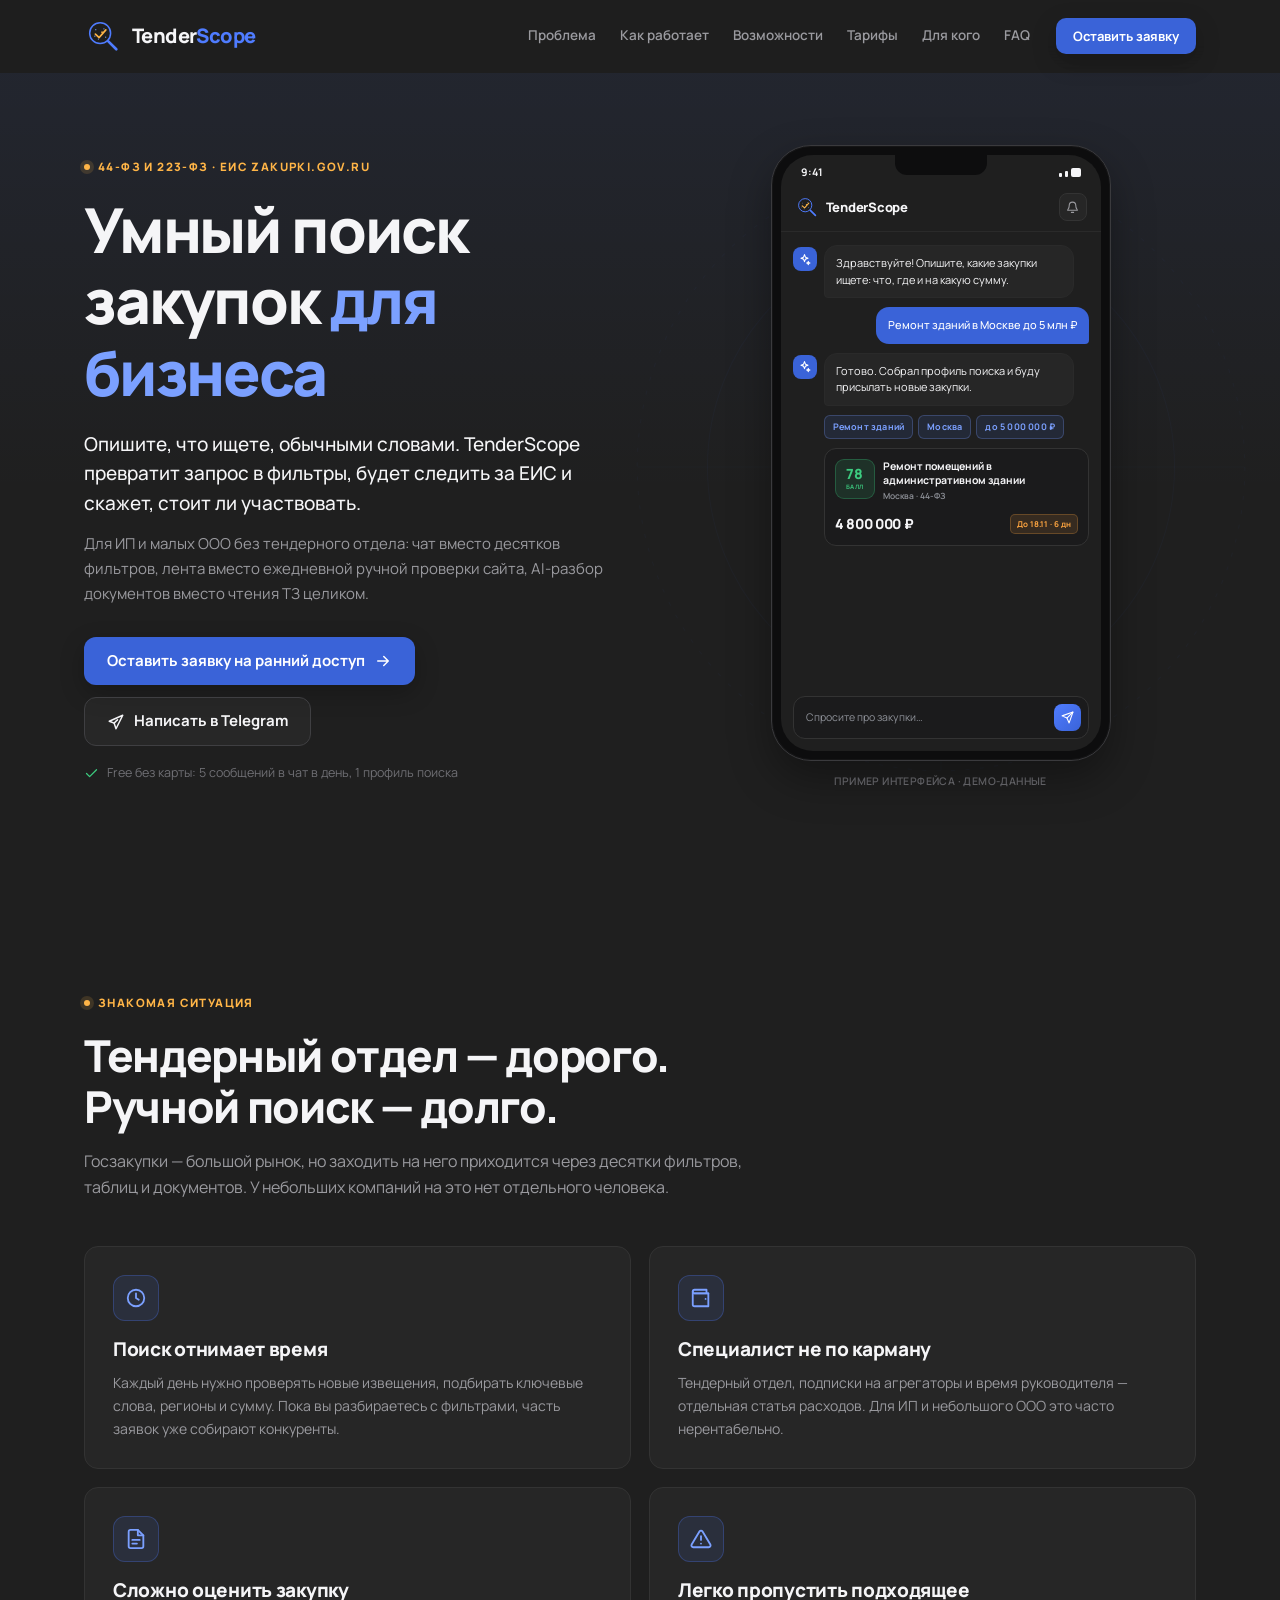
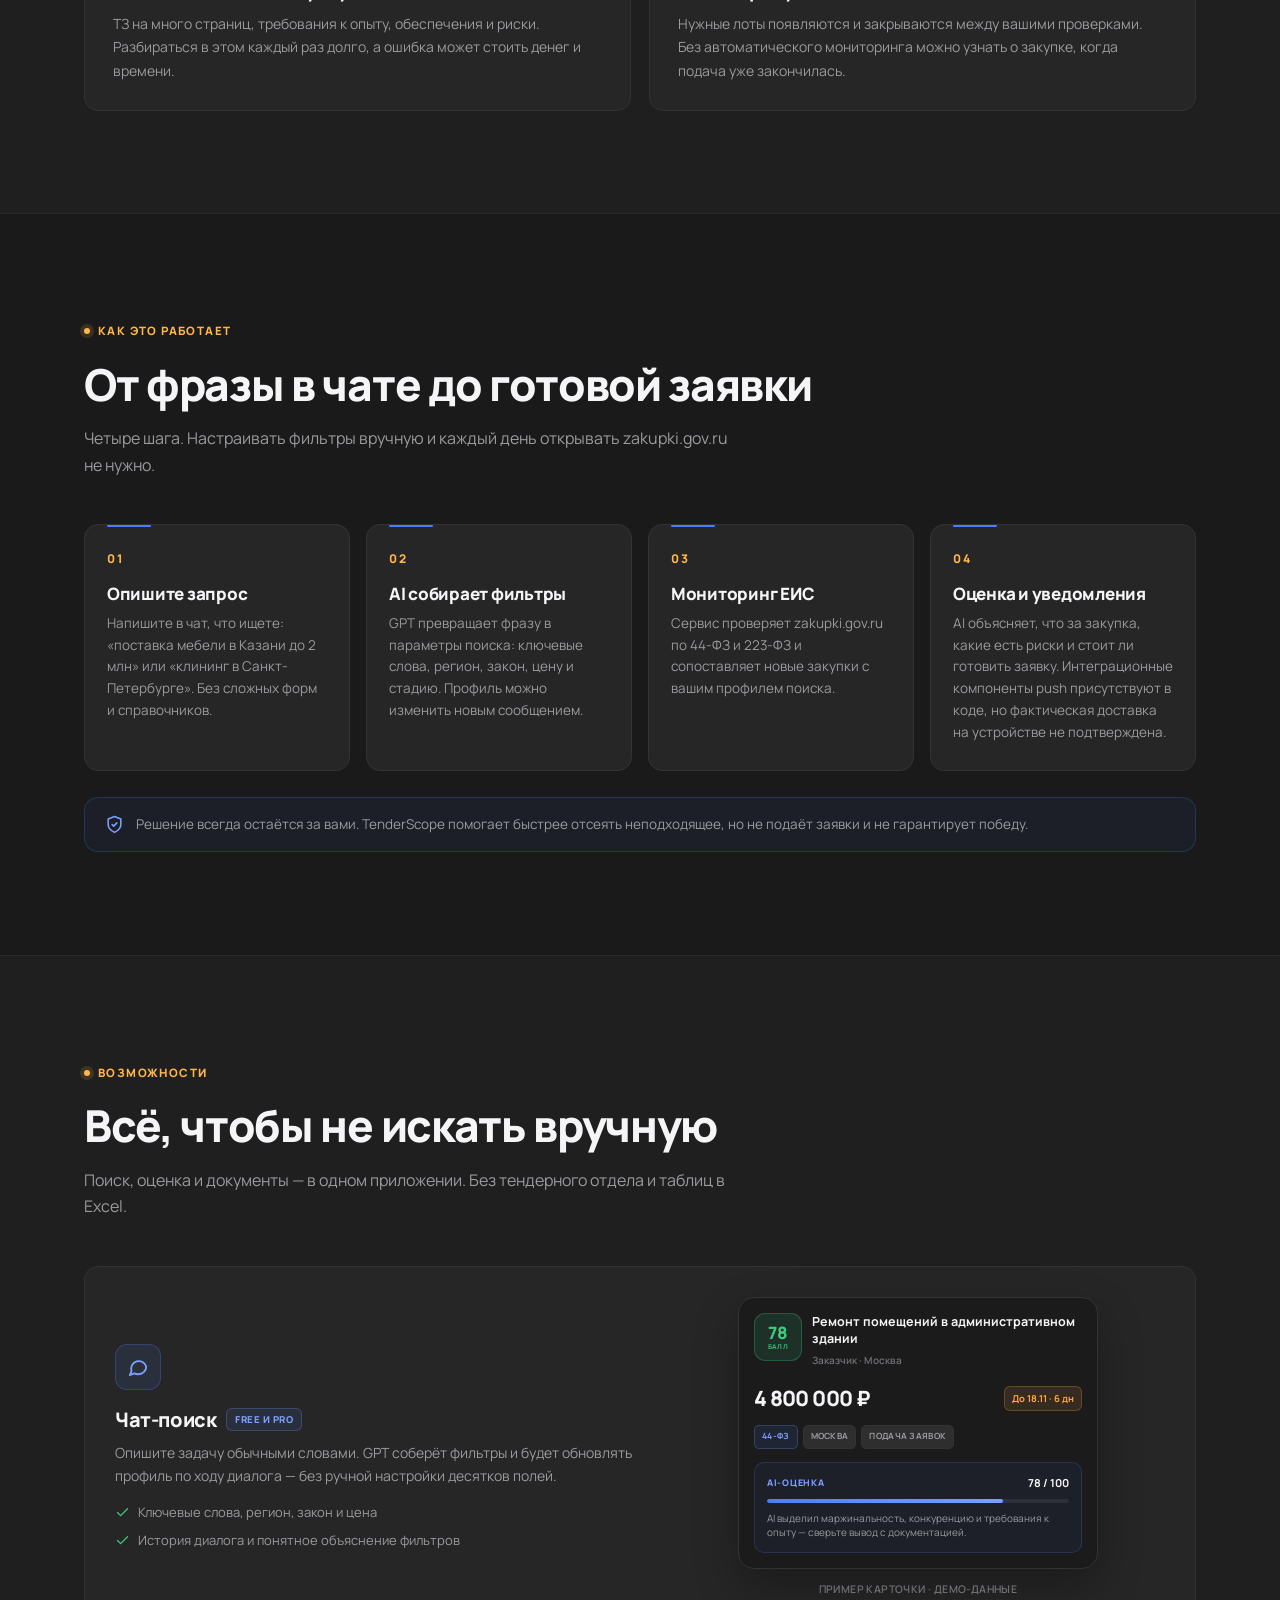
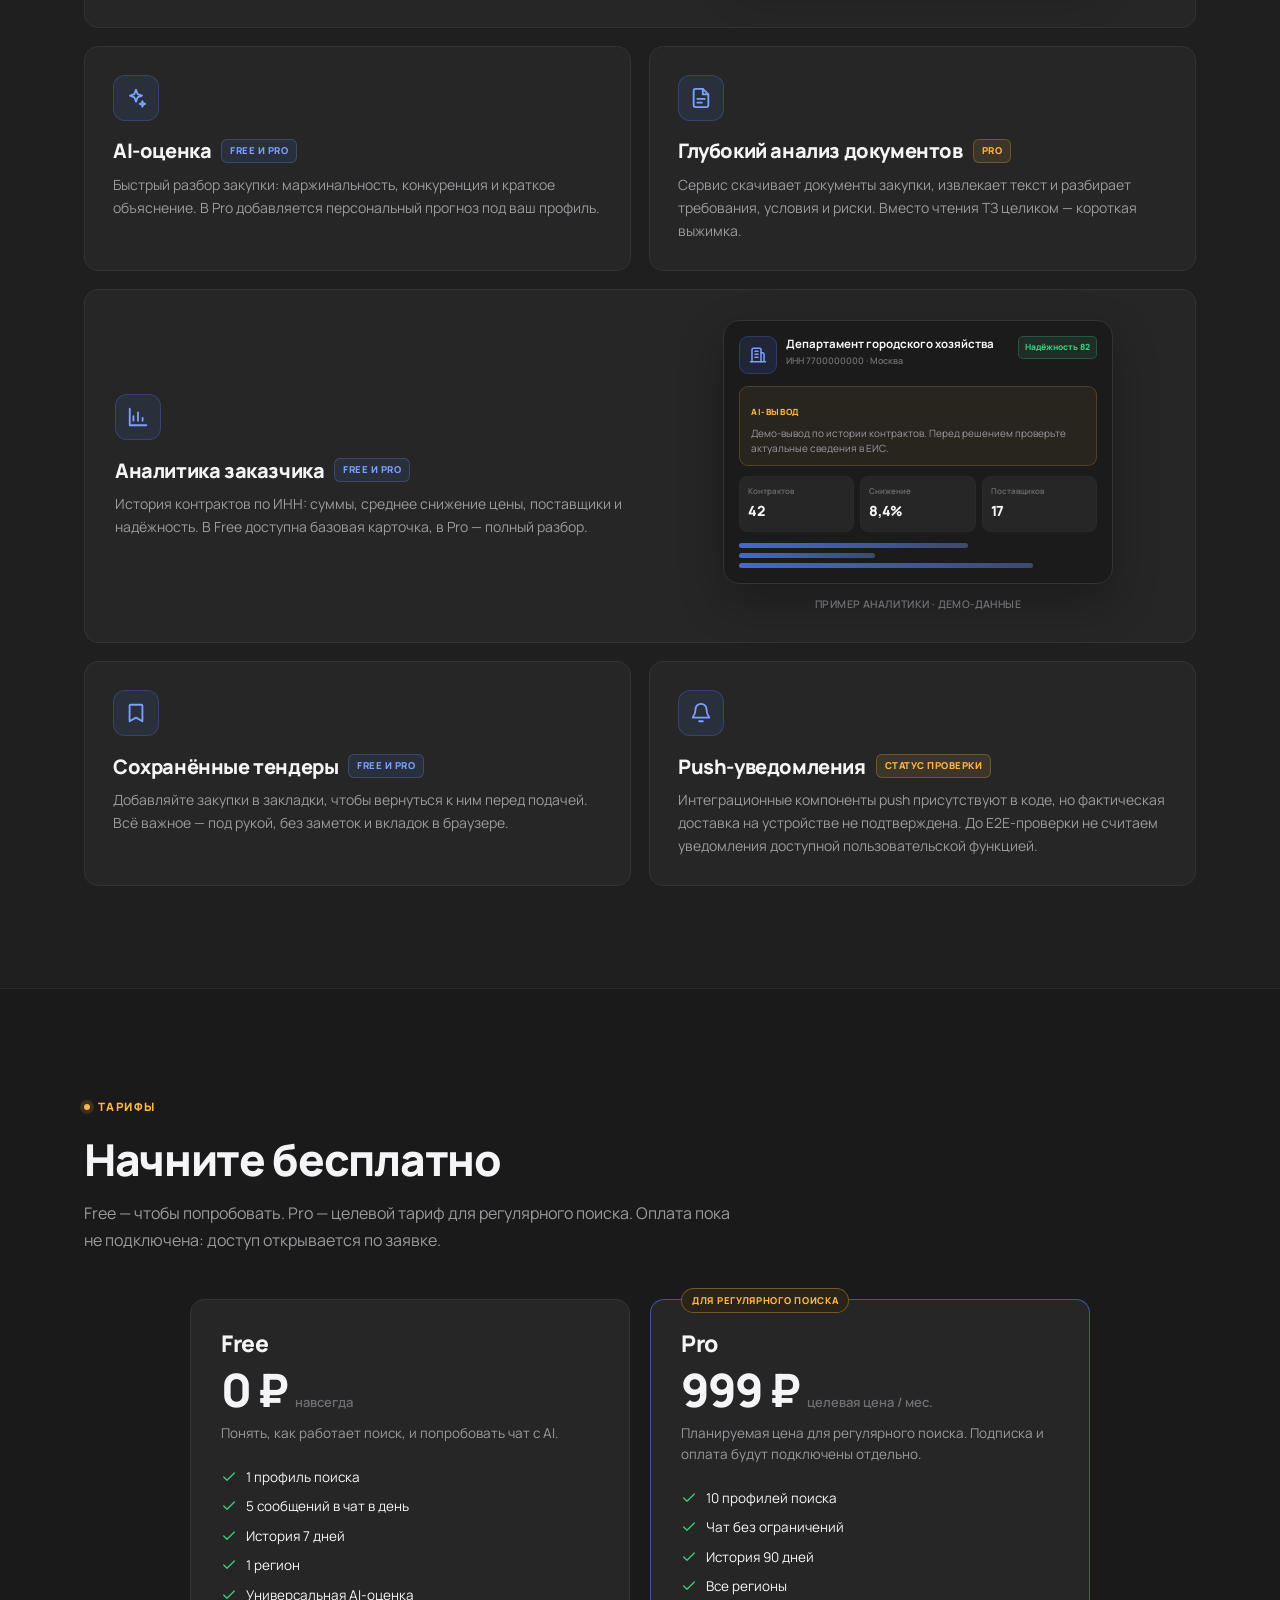
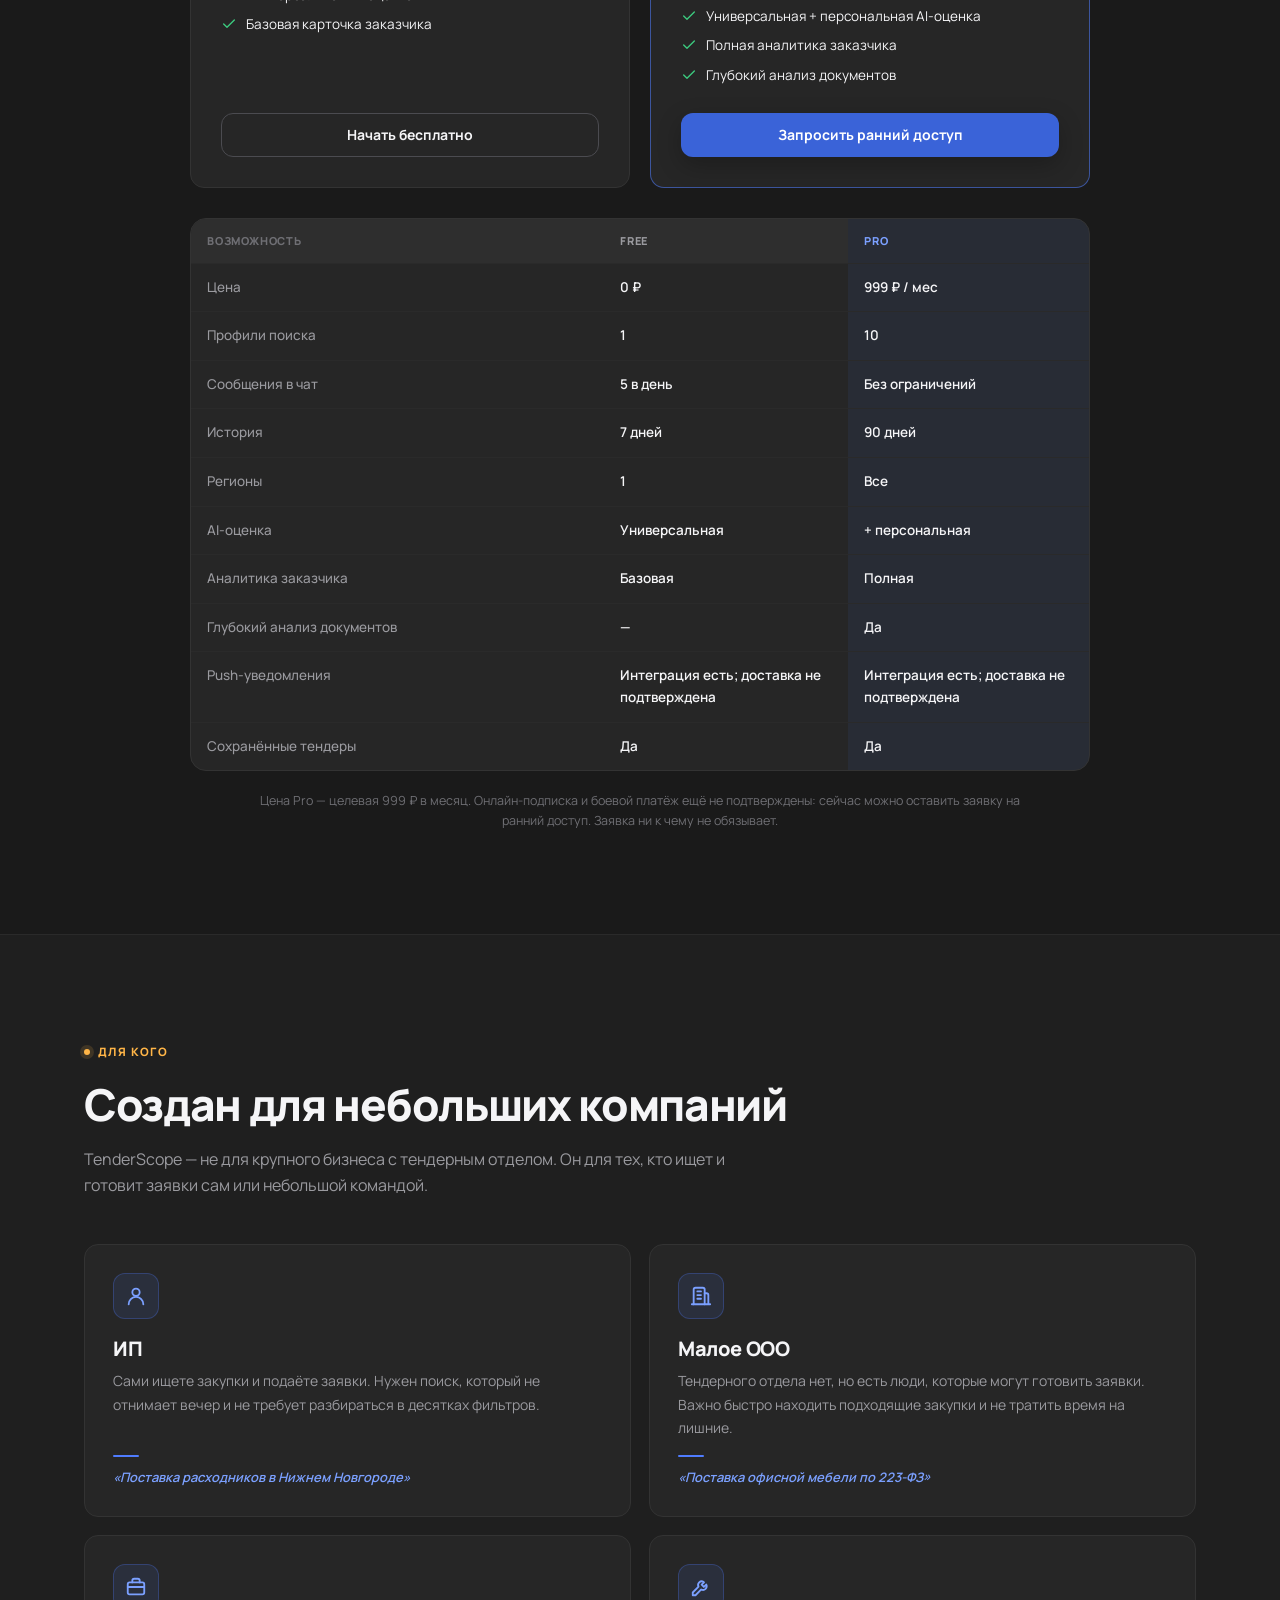
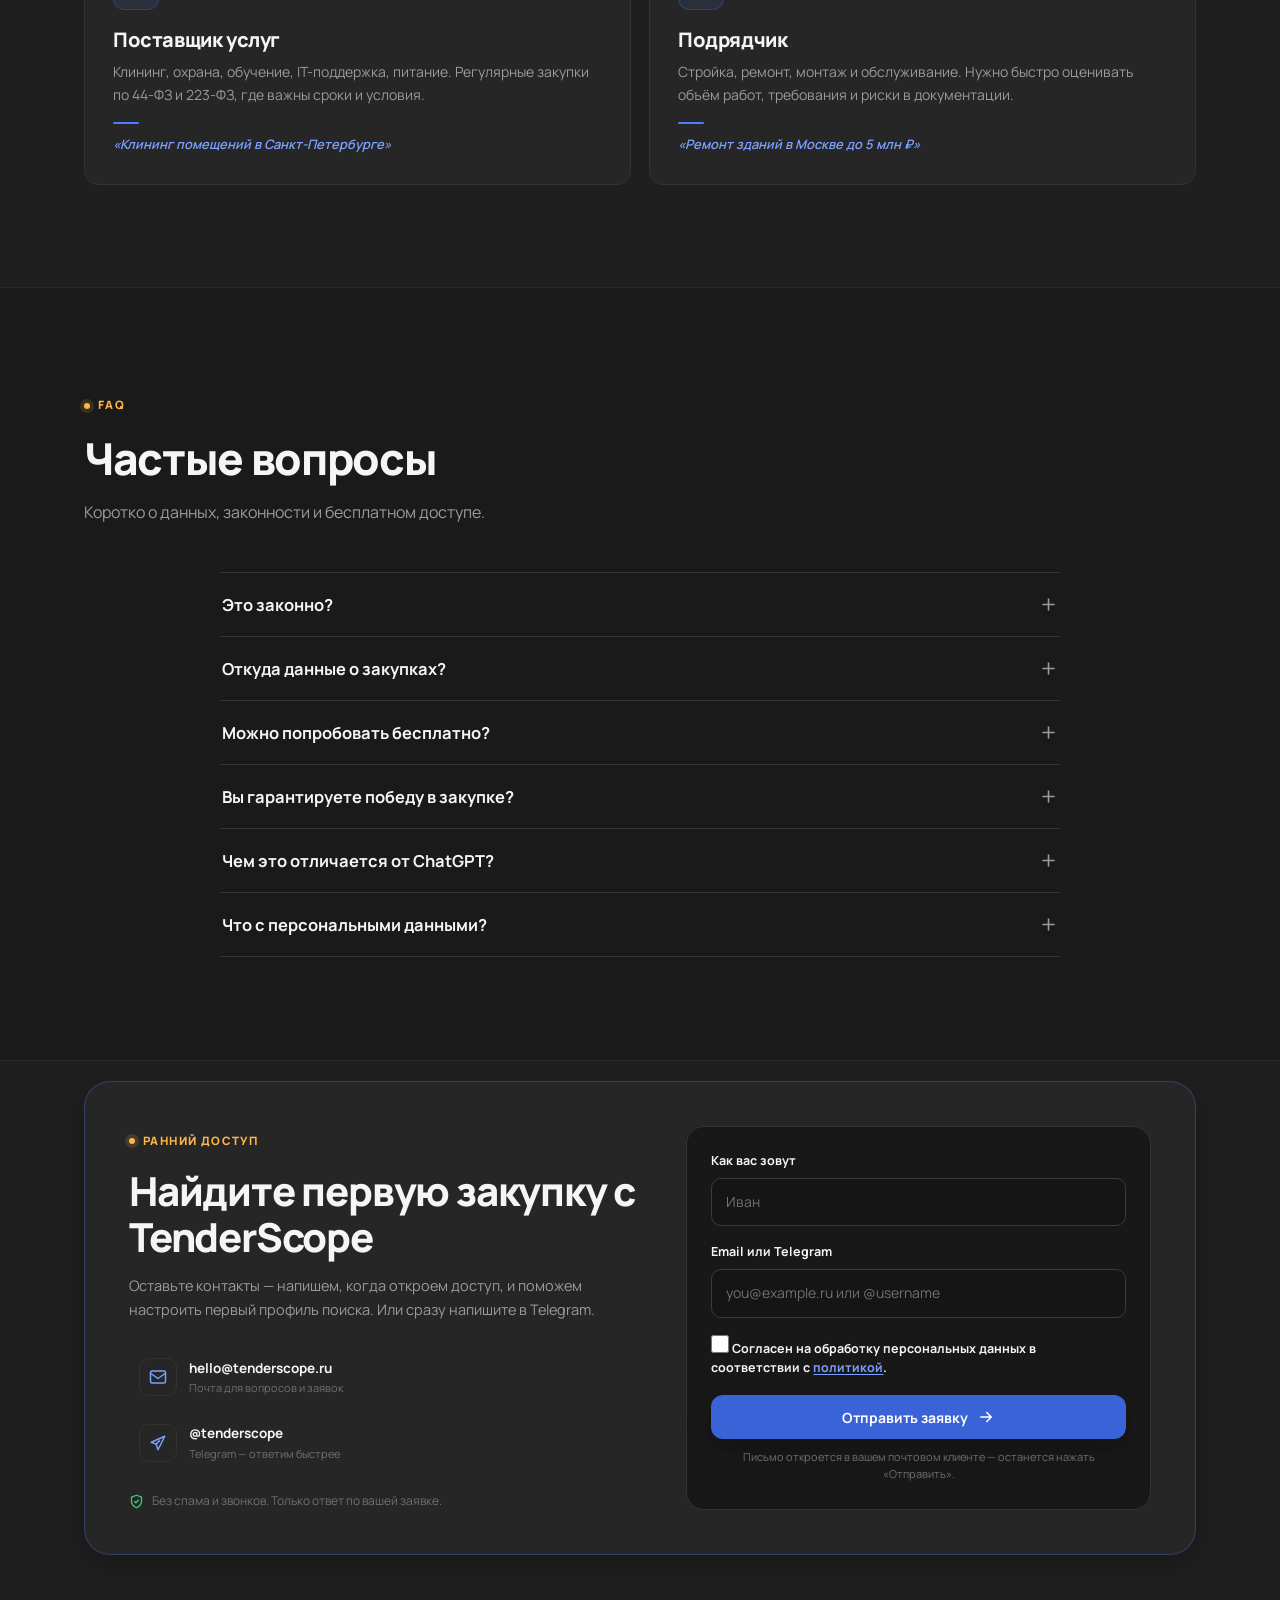
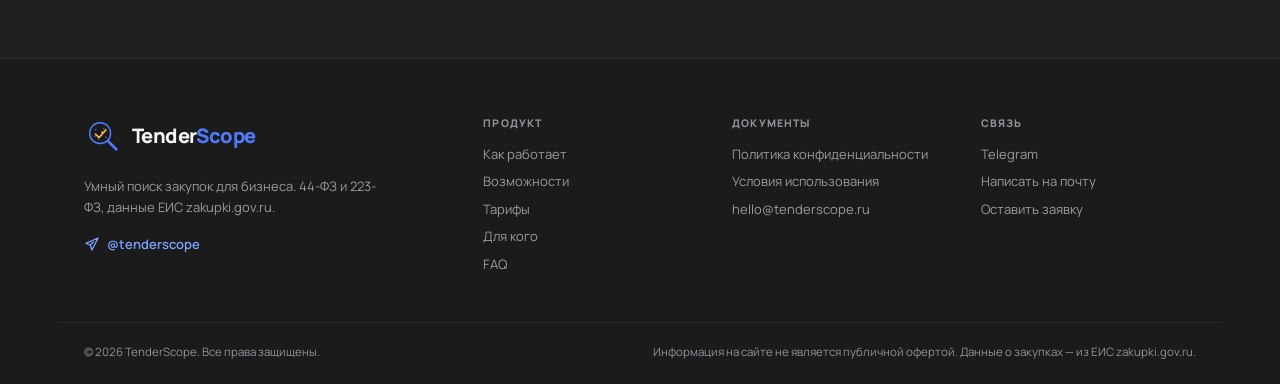
<file: landing/index.html>
<!doctype html>
<html lang="ru" class="no-js">
<head>
  <meta charset="utf-8">
  <meta name="viewport" content="width=device-width, initial-scale=1">
  <title>TenderScope — умный поиск закупок для бизнеса</title>
  <meta name="description" content="TenderScope — умный поиск госзакупок по 44-ФЗ и 223-ФЗ для ИП и малых ООО. Опишите запрос в чате и получите AI-оценку: стоит ли участвовать.">
  <meta name="theme-color" content="#1F1F1F">
  <link rel="canonical" href="https://tenderscope.ru/">

  <meta property="og:type" content="website">
  <meta property="og:locale" content="ru_RU">
  <meta property="og:site_name" content="TenderScope">
  <meta property="og:title" content="TenderScope — умный поиск закупок для бизнеса">
  <meta property="og:description" content="Опишите, что ищете, — AI соберёт фильтры, будет следить за ЕИС и скажет, стоит ли участвовать. Для ИП и малых ООО.">
  <meta property="og:url" content="https://tenderscope.ru/">
  <meta property="og:image" content="https://tenderscope.ru/assets/og-image.png">
  <meta property="og:image:width" content="1200">
  <meta property="og:image:height" content="630">
  <meta property="og:image:alt" content="TenderScope — умный поиск закупок для бизнеса">

  <meta name="twitter:card" content="summary_large_image">
  <meta name="twitter:title" content="TenderScope — умный поиск закупок для бизнеса">
  <meta name="twitter:description" content="AI-поиск госзакупок по 44-ФЗ и 223-ФЗ: чат вместо фильтров и оценка «стоит ли участвовать».">
  <meta name="twitter:image" content="https://tenderscope.ru/assets/og-image.png">

  <link rel="icon" href="assets/favicon.svg" type="image/svg+xml">
  <link rel="icon" href="assets/favicon-32.png" sizes="32x32" type="image/png">
  <link rel="apple-touch-icon" href="assets/apple-touch-icon.png">

  <link rel="preconnect" href="https://fonts.googleapis.com">
  <link rel="preconnect" href="https://fonts.gstatic.com" crossorigin>
  <link href="https://fonts.googleapis.com/css2?family=Manrope:wght@400;500;600;700;800&display=swap" rel="stylesheet">
  <link rel="stylesheet" href="styles.css">

  <script>document.documentElement.classList.remove('no-js');document.documentElement.classList.add('js');</script>

  <script type="application/ld+json">
  {
    "@context": "https://schema.org",
    "@graph": [
      {
        "@type": "Organization",
        "@id": "https://tenderscope.ru/#organization",
        "name": "TenderScope",
        "url": "https://tenderscope.ru/",
        "logo": "https://tenderscope.ru/assets/logo.svg",
        "email": "hello@tenderscope.ru",
        "sameAs": ["https://t.me/tenderscope"]
      },
      {
        "@type": "WebSite",
        "@id": "https://tenderscope.ru/#website",
        "url": "https://tenderscope.ru/",
        "name": "TenderScope",
        "description": "AI-поиск госзакупок по 44-ФЗ и 223-ФЗ для ИП и малых ООО.",
        "inLanguage": "ru-RU",
        "publisher": { "@id": "https://tenderscope.ru/#organization" }
      }
    ]
  }
  </script>
</head>
<body>
  <a class="skip-link" href="#main">Перейти к содержимому</a>

  <svg xmlns="http://www.w3.org/2000/svg" class="svg-sprite" aria-hidden="true" focusable="false">
    <symbol id="icon-check" viewBox="0 0 24 24"><path d="M20 6 9 17l-5-5"/></symbol>
    <symbol id="icon-chat" viewBox="0 0 24 24"><path d="M21 11.5a8.4 8.4 0 0 1-9 8.4 9.9 9.9 0 0 1-4-.9L3 21l1.9-4.6A8.4 8.4 0 1 1 21 11.5Z"/></symbol>
    <symbol id="icon-sparkles" viewBox="0 0 24 24"><path d="m12 3 1.8 4.7L18.5 9.5l-4.7 1.8L12 16l-1.8-4.7L5.5 9.5l4.7-1.8L12 3Z"/><path d="M19 15.5 19.8 17.7 22 18.5l-2.2.8L19 21.5l-.8-2.2-2.2-.8 2.2-.8.8-2.2Z"/></symbol>
    <symbol id="icon-doc" viewBox="0 0 24 24"><path d="M14 2H6a2 2 0 0 0-2 2v16a2 2 0 0 0 2 2h12a2 2 0 0 0 2-2V8Z"/><path d="M14 2v6h6M8 13h8M8 17h5"/></symbol>
    <symbol id="icon-chart" viewBox="0 0 24 24"><path d="M3 3v18h18"/><path d="M7 16v-5M12 16V7M17 16v-3"/></symbol>
    <symbol id="icon-bookmark" viewBox="0 0 24 24"><path d="M6 3h12a1 1 0 0 1 1 1v17l-7-4-7 4V4a1 1 0 0 1 1-1Z"/></symbol>
    <symbol id="icon-bell" viewBox="0 0 24 24"><path d="M18 8a6 6 0 0 0-12 0c0 7-3 7-3 9h18c0-2-3-2-3-9"/><path d="M10 21h4"/></symbol>
    <symbol id="icon-arrow" viewBox="0 0 24 24"><path d="M5 12h14M13 6l6 6-6 6"/></symbol>
    <symbol id="icon-send" viewBox="0 0 24 24"><path d="m22 2-7 20-4-9-9-4Z"/><path d="M22 2 11 13"/></symbol>
    <symbol id="icon-shield" viewBox="0 0 24 24"><path d="M12 22s8-4 8-10V5l-8-3-8 3v7c0 6 8 10 8 10Z"/><path d="m9 12 2 2 4-4"/></symbol>
    <symbol id="icon-clock" viewBox="0 0 24 24"><circle cx="12" cy="12" r="9"/><path d="M12 7v5l3 2"/></symbol>
    <symbol id="icon-wallet" viewBox="0 0 24 24"><path d="M20 7H5a2 2 0 0 1 0-4h13v4"/><path d="M3 5v14a2 2 0 0 0 2 2h15V7H5"/><path d="M17 13h.01"/></symbol>
    <symbol id="icon-search" viewBox="0 0 24 24"><circle cx="11" cy="11" r="7"/><path d="m20 20-4-4"/></symbol>
    <symbol id="icon-telegram" viewBox="0 0 24 24"><path d="m21 3-9 18-2.5-7.5L3 11l18-8Z"/><path d="m9.5 13.5 4.5-4.5"/></symbol>
    <symbol id="icon-mail" viewBox="0 0 24 24"><rect x="2" y="4" width="20" height="16" rx="2"/><path d="m22 7-10 7L2 7"/></symbol>
    <symbol id="icon-menu" viewBox="0 0 24 24"><path d="M4 7h16M4 12h16M4 17h16"/></symbol>
    <symbol id="icon-close" viewBox="0 0 24 24"><path d="M6 6l12 12M18 6 6 18"/></symbol>
    <symbol id="icon-plus" viewBox="0 0 24 24"><path d="M12 5v14M5 12h14"/></symbol>
    <symbol id="icon-scale" viewBox="0 0 24 24"><path d="M12 3v18M7 21h10M5 7h14"/><path d="m5 7-3 6h6L5 7ZM19 7l-3 6h6l-3-6Z"/></symbol>
    <symbol id="icon-database" viewBox="0 0 24 24"><ellipse cx="12" cy="5" rx="8" ry="3"/><path d="M4 5v6c0 1.7 3.6 3 8 3s8-1.3 8-3V5"/><path d="M4 11v6c0 1.7 3.6 3 8 3s8-1.3 8-3v-6"/></symbol>
    <symbol id="icon-user" viewBox="0 0 24 24"><circle cx="12" cy="8" r="4"/><path d="M4 21a8 8 0 0 1 16 0"/></symbol>
    <symbol id="icon-building" viewBox="0 0 24 24"><path d="M4 21V5a2 2 0 0 1 2-2h8a2 2 0 0 1 2 2v16"/><path d="M16 9h2a2 2 0 0 1 2 2v10M2 21h20M8 7h4M8 11h4M8 15h4"/></symbol>
    <symbol id="icon-tools" viewBox="0 0 24 24"><path d="M14.7 6.3a4 4 0 0 0-5.4 5.4L3 18v3h3l6.3-6.3a4 4 0 0 0 5.4-5.4l-2.6 2.6-2.4-2.4 2.6-2.6Z"/></symbol>
    <symbol id="icon-briefcase" viewBox="0 0 24 24"><rect x="3" y="7" width="18" height="13" rx="2"/><path d="M8 7V5a2 2 0 0 1 2-2h4a2 2 0 0 1 2 2v2M3 12h18"/></symbol>
    <symbol id="icon-alert" viewBox="0 0 24 24"><path d="M10.3 3.9 1.8 18a2 2 0 0 0 1.7 3h17a2 2 0 0 0 1.7-3L13.7 3.9a2 2 0 0 0-3.4 0Z"/><path d="M12 9v4M12 17h.01"/></symbol>
  </svg>

  <header class="site-header" data-header>
    <div class="container header-inner">
      <a class="brand" href="#top" aria-label="TenderScope — на главную">
        <img src="assets/logo.svg" width="38" height="38" alt="">
        <span class="brand-word">Tender<span>Scope</span></span>
      </a>

      <nav class="site-nav" id="site-nav" data-nav aria-label="Основная навигация">
        <a href="#problem">Проблема</a>
        <a href="#how">Как работает</a>
        <a href="#features">Возможности</a>
        <a href="#pricing">Тарифы</a>
        <a href="#audience">Для кого</a>
        <a href="#faq">FAQ</a>
        <a class="btn btn-primary btn-sm nav-cta" href="#request">Оставить заявку</a>
      </nav>

      <a class="btn btn-primary btn-sm header-cta" href="#request">Оставить заявку</a>

      <button class="menu-toggle" type="button" data-menu-toggle aria-expanded="false" aria-controls="site-nav" aria-label="Открыть меню">
        <svg class="icon menu-icon-open" aria-hidden="true"><use href="#icon-menu"/></svg>
        <svg class="icon menu-icon-close" aria-hidden="true"><use href="#icon-close"/></svg>
      </button>
    </div>
  </header>

  <main id="main">
    <!-- 1. HERO -->
    <section class="hero" id="top">
      <div class="hero-bg" aria-hidden="true"></div>
      <div class="container hero-grid">
        <div class="hero-copy">
          <p class="eyebrow"><span class="dot"></span>44-ФЗ и 223-ФЗ · ЕИС zakupki.gov.ru</p>
          <h1>Умный поиск закупок <span class="accent-text">для бизнеса</span></h1>
          <p class="hero-lead">Опишите, что ищете, обычными словами. TenderScope превратит запрос в фильтры, будет следить за ЕИС и скажет, стоит ли участвовать.</p>
          <p class="hero-sub">Для ИП и малых ООО без тендерного отдела: чат вместо десятков фильтров, лента вместо ежедневной ручной проверки сайта, AI-разбор документов вместо чтения ТЗ целиком.</p>

          <div class="hero-actions">
            <a class="btn btn-primary btn-lg" href="#request">
              Оставить заявку на ранний доступ
              <svg class="icon" aria-hidden="true"><use href="#icon-arrow"/></svg>
            </a>
            <a class="btn btn-ghost btn-lg" href="https://t.me/tenderscope" target="_blank" rel="noopener noreferrer">
              <svg class="icon" aria-hidden="true"><use href="#icon-telegram"/></svg>
              Написать в Telegram
            </a>
          </div>

          <p class="hero-note">
            <svg class="icon" aria-hidden="true"><use href="#icon-check"/></svg>
            Free без карты: 5 сообщений в чат в день, 1 профиль поиска
          </p>
        </div>

        <div class="hero-visual">
          <img class="hero-radar" src="assets/illustration-radar.svg" width="600" height="600" alt="" aria-hidden="true">
          <figure class="phone-figure">
            <div class="phone" role="group" aria-label="Пример экрана чата TenderScope: запрос, фильтры и карточка закупки">
              <div class="phone-notch" aria-hidden="true"></div>
              <div class="phone-screen">
                <div class="phone-status" aria-hidden="true">
                  <span>9:41</span>
                  <span class="phone-status-icons"><i></i><i></i><i></i></span>
                </div>
                <div class="app-bar">
                  <div class="app-brand">
                    <img src="assets/logo.svg" width="24" height="24" alt="">
                    <span>TenderScope</span>
                  </div>
                  <span class="app-bell" aria-hidden="true">
                    <svg class="icon"><use href="#icon-bell"/></svg>
                  </span>
                </div>

                <div class="chat">
                  <div class="bubble bubble-ai">
                    <span class="ai-avatar" aria-hidden="true"><svg class="icon"><use href="#icon-sparkles"/></svg></span>
                    <p>Здравствуйте! Опишите, какие закупки ищете: что, где и на какую сумму.</p>
                  </div>
                  <div class="bubble bubble-user">
                    <p>Ремонт зданий в Москве до 5 млн ₽</p>
                  </div>
                  <div class="bubble bubble-ai">
                    <span class="ai-avatar" aria-hidden="true"><svg class="icon"><use href="#icon-sparkles"/></svg></span>
                    <p>Готово. Собрал профиль поиска и буду присылать новые закупки.</p>
                  </div>
                  <div class="filter-chips" aria-label="Собранные фильтры">
                    <span>Ремонт зданий</span>
                    <span>Москва</span>
                    <span>до 5 000 000 ₽</span>
                  </div>

                  <div class="mini-tender">
                    <div class="mini-tender-top">
                      <span class="mini-score">78<small>БАЛЛ</small></span>
                      <div class="mini-tender-title">
                        <strong>Ремонт помещений в административном здании</strong>
                        <span>Москва · 44-ФЗ</span>
                      </div>
                    </div>
                    <div class="mini-tender-bottom">
                      <b>4 800 000 ₽</b>
                      <span class="mini-deadline">До 18.11 · 6 дн</span>
                    </div>
                  </div>
                </div>

                <div class="chat-input" aria-hidden="true">
                  <span>Спросите про закупки…</span>
                  <span class="send-btn"><svg class="icon"><use href="#icon-send"/></svg></span>
                </div>
              </div>
            </div>
            <figcaption class="demo-caption">Пример интерфейса · демо-данные</figcaption>
          </figure>

          <div class="float-card float-score" aria-hidden="true">
            <span class="float-icon"><svg class="icon"><use href="#icon-sparkles"/></svg></span>
            <div><b>AI-оценка</b><span>78 / 100 · стоит участвовать</span></div>
          </div>
          <div class="float-card float-push" aria-hidden="true">
            <span class="float-icon float-icon-gold"><svg class="icon"><use href="#icon-bell"/></svg></span>
            <div><b>Новая закупка</b><span>Подходит под ваш профиль</span></div>
          </div>
        </div>
      </div>
    </section>

    <!-- 2. PROBLEM -->
    <section class="section" id="problem">
      <div class="container">
        <div class="section-head reveal">
          <p class="eyebrow"><span class="dot"></span>Знакомая ситуация</p>
          <h2>Тендерный отдел — дорого.<br>Ручной поиск — долго.</h2>
          <p class="section-lead">Госзакупки — большой рынок, но заходить на него приходится через десятки фильтров, таблиц и документов. У небольших компаний на это нет отдельного человека.</p>
        </div>

        <div class="problem-grid">
          <article class="card problem-card reveal">
            <span class="icon-box" aria-hidden="true"><svg class="icon"><use href="#icon-clock"/></svg></span>
            <h3>Поиск отнимает время</h3>
            <p>Каждый день нужно проверять новые извещения, подбирать ключевые слова, регионы и сумму. Пока вы разбираетесь с фильтрами, часть заявок уже собирают конкуренты.</p>
          </article>
          <article class="card problem-card reveal">
            <span class="icon-box" aria-hidden="true"><svg class="icon"><use href="#icon-wallet"/></svg></span>
            <h3>Специалист не по карману</h3>
            <p>Тендерный отдел, подписки на агрегаторы и время руководителя — отдельная статья расходов. Для ИП и небольшого ООО это часто нерентабельно.</p>
          </article>
          <article class="card problem-card reveal">
            <span class="icon-box" aria-hidden="true"><svg class="icon"><use href="#icon-doc"/></svg></span>
            <h3>Сложно оценить закупку</h3>
            <p>ТЗ на много страниц, требования к опыту, обеспечения и риски. Разбираться в этом каждый раз долго, а ошибка может стоить денег и времени.</p>
          </article>
          <article class="card problem-card reveal">
            <span class="icon-box" aria-hidden="true"><svg class="icon"><use href="#icon-alert"/></svg></span>
            <h3>Легко пропустить подходящее</h3>
            <p>Нужные лоты появляются и закрываются между вашими проверками. Без автоматического мониторинга можно узнать о закупке, когда подача уже закончилась.</p>
          </article>
        </div>
      </div>
    </section>

    <!-- 3. HOW IT WORKS -->
    <section class="section section-alt" id="how">
      <div class="container">
        <div class="section-head reveal">
          <p class="eyebrow"><span class="dot"></span>Как это работает</p>
          <h2>От фразы в чате до готовой заявки</h2>
          <p class="section-lead">Четыре шага. Настраивать фильтры вручную и каждый день открывать zakupki.gov.ru не нужно.</p>
        </div>

        <ol class="steps">
          <li class="step reveal">
            <span class="step-num" aria-hidden="true">01</span>
            <h3>Опишите запрос</h3>
            <p>Напишите в чат, что ищете: «поставка мебели в Казани до 2 млн» или «клининг в Санкт-Петербурге». Без сложных форм и справочников.</p>
          </li>
          <li class="step reveal">
            <span class="step-num" aria-hidden="true">02</span>
            <h3>AI собирает фильтры</h3>
            <p>GPT превращает фразу в параметры поиска: ключевые слова, регион, закон, цену и стадию. Профиль можно изменить новым сообщением.</p>
          </li>
          <li class="step reveal">
            <span class="step-num" aria-hidden="true">03</span>
            <h3>Мониторинг ЕИС</h3>
            <p>Сервис проверяет zakupki.gov.ru по 44-ФЗ и 223-ФЗ и сопоставляет новые закупки с вашим профилем поиска.</p>
          </li>
          <li class="step reveal">
            <span class="step-num" aria-hidden="true">04</span>
            <h3>Оценка и уведомления</h3>
            <p>AI объясняет, что за закупка, какие есть риски и стоит ли готовить заявку. Интеграционные компоненты push присутствуют в коде, но фактическая доставка на устройстве не подтверждена.</p>
          </li>
        </ol>

        <div class="how-note reveal">
          <svg class="icon" aria-hidden="true"><use href="#icon-shield"/></svg>
          <p>Решение всегда остаётся за вами. TenderScope помогает быстрее отсеять неподходящее, но не подаёт заявки и не гарантирует победу.</p>
        </div>
      </div>
    </section>

    <!-- 4. FEATURES -->
    <section class="section" id="features">
      <div class="container">
        <div class="section-head reveal">
          <p class="eyebrow"><span class="dot"></span>Возможности</p>
          <h2>Всё, чтобы не искать вручную</h2>
          <p class="section-lead">Поиск, оценка и документы — в одном приложении. Без тендерного отдела и таблиц в Excel.</p>
        </div>

        <div class="feature-grid">
          <article class="card feature-card feature-card-wide reveal">
            <div class="feature-text">
              <span class="icon-box" aria-hidden="true"><svg class="icon"><use href="#icon-chat"/></svg></span>
              <div class="feature-title-row">
                <h3>Чат-поиск</h3>
                <span class="tag">Free и Pro</span>
              </div>
              <p>Опишите задачу обычными словами. GPT соберёт фильтры и будет обновлять профиль по ходу диалога — без ручной настройки десятков полей.</p>
              <ul class="tick-list">
                <li><svg class="icon" aria-hidden="true"><use href="#icon-check"/></svg>Ключевые слова, регион, закон и цена</li>
                <li><svg class="icon" aria-hidden="true"><use href="#icon-check"/></svg>История диалога и понятное объяснение фильтров</li>
              </ul>
            </div>
            <figure class="mockup-figure">
              <div class="mock-tender" role="group" aria-label="Пример карточки закупки с AI-оценкой">
                <div class="mt-top">
                  <span class="mt-score">78<small>БАЛЛ</small></span>
                  <div class="mt-title">
                    <strong>Ремонт помещений в административном здании</strong>
                    <span>Заказчик · Москва</span>
                  </div>
                </div>
                <div class="mt-price">
                  <b>4 800 000 ₽</b>
                  <span class="mt-deadline">До 18.11 · 6 дн</span>
                </div>
                <div class="mt-tags"><span>44-ФЗ</span><span>Москва</span><span>Подача заявок</span></div>
                <div class="mt-ai">
                  <div class="mt-ai-head"><span>AI-оценка</span><b>78 / 100</b></div>
                  <div class="bar" aria-hidden="true"><i style="width:78%"></i></div>
                  <p>AI выделил маржинальность, конкуренцию и требования к опыту — сверьте вывод с документацией.</p>
                </div>
              </div>
              <figcaption class="demo-caption">Пример карточки · демо-данные</figcaption>
            </figure>
          </article>

          <article class="card feature-card reveal">
            <span class="icon-box" aria-hidden="true"><svg class="icon"><use href="#icon-sparkles"/></svg></span>
              <div class="feature-title-row">
                <h3>AI-оценка</h3>
                <span class="tag">Free и Pro</span>
            </div>
            <p>Быстрый разбор закупки: маржинальность, конкуренция и краткое объяснение. В Pro добавляется персональный прогноз под ваш профиль.</p>
          </article>

          <article class="card feature-card reveal">
            <span class="icon-box" aria-hidden="true"><svg class="icon"><use href="#icon-doc"/></svg></span>
            <div class="feature-title-row">
              <h3>Глубокий анализ документов</h3>
              <span class="tag tag-gold">Pro</span>
            </div>
            <p>Сервис скачивает документы закупки, извлекает текст и разбирает требования, условия и риски. Вместо чтения ТЗ целиком — короткая выжимка.</p>
          </article>

          <article class="card feature-card feature-card-customer reveal">
            <div class="feature-text">
              <span class="icon-box" aria-hidden="true"><svg class="icon"><use href="#icon-chart"/></svg></span>
              <div class="feature-title-row">
                <h3>Аналитика заказчика</h3>
                <span class="tag">Free и Pro</span>
              </div>
              <p>История контрактов по ИНН: суммы, среднее снижение цены, поставщики и надёжность. В Free доступна базовая карточка, в Pro — полный разбор.</p>
            </div>
            <figure class="mockup-figure mockup-figure-customer">
              <div class="mock-customer" role="group" aria-label="Пример экрана аналитики заказчика">
                <div class="mc-head">
                  <span class="mc-avatar" aria-hidden="true"><svg class="icon"><use href="#icon-building"/></svg></span>
                  <div class="mc-name">
                    <strong>Департамент городского хозяйства</strong>
                    <span>ИНН 7700000000 · Москва</span>
                  </div>
                  <span class="mc-reliability">Надёжность 82</span>
                </div>
                <div class="mc-verdict">
                  <span>AI-вывод</span>
                  <p>Демо-вывод по истории контрактов. Перед решением проверьте актуальные сведения в ЕИС.</p>
                </div>
                <div class="mc-grid">
                  <div><span>Контрактов</span><b>42</b></div>
                  <div><span>Снижение</span><b>8,4%</b></div>
                  <div><span>Поставщиков</span><b>17</b></div>
                </div>
                <div class="mc-bars" aria-hidden="true">
                  <span style="width:64%"></span>
                  <span style="width:38%"></span>
                  <span style="width:82%"></span>
                </div>
              </div>
              <figcaption class="demo-caption">Пример аналитики · демо-данные</figcaption>
            </figure>
          </article>

          <article class="card feature-card reveal">
            <span class="icon-box" aria-hidden="true"><svg class="icon"><use href="#icon-bookmark"/></svg></span>
            <div class="feature-title-row">
              <h3>Сохранённые тендеры</h3>
              <span class="tag">Free и Pro</span>
            </div>
            <p>Добавляйте закупки в закладки, чтобы вернуться к ним перед подачей. Всё важное — под рукой, без заметок и вкладок в браузере.</p>
          </article>

          <article class="card feature-card reveal">
            <span class="icon-box" aria-hidden="true"><svg class="icon"><use href="#icon-bell"/></svg></span>
              <div class="feature-title-row">
                <h3>Push-уведомления</h3>
                <span class="tag tag-gold">Статус проверки</span>
            </div>
            <p>Интеграционные компоненты push присутствуют в коде, но фактическая доставка на устройстве не подтверждена. До E2E-проверки не считаем уведомления доступной пользовательской функцией.</p>
          </article>
        </div>
      </div>
    </section>

    <!-- 5. PRICING -->
    <section class="section section-alt" id="pricing">
      <div class="container">
        <div class="section-head reveal">
          <p class="eyebrow"><span class="dot"></span>Тарифы</p>
          <h2>Начните бесплатно</h2>
          <p class="section-lead">Free — чтобы попробовать. Pro — целевой тариф для регулярного поиска. Оплата пока не подключена: доступ открывается по заявке.</p>
        </div>

        <div class="plans">
          <article class="card plan reveal">
            <div class="plan-head">
              <h3>Free</h3>
              <p class="plan-price"><b>0 ₽</b><span>навсегда</span></p>
              <p class="plan-desc">Понять, как работает поиск, и попробовать чат с AI.</p>
            </div>
            <ul class="plan-list">
              <li><svg class="icon" aria-hidden="true"><use href="#icon-check"/></svg>1 профиль поиска</li>
              <li><svg class="icon" aria-hidden="true"><use href="#icon-check"/></svg>5 сообщений в чат в день</li>
              <li><svg class="icon" aria-hidden="true"><use href="#icon-check"/></svg>История 7 дней</li>
              <li><svg class="icon" aria-hidden="true"><use href="#icon-check"/></svg>1 регион</li>
              <li><svg class="icon" aria-hidden="true"><use href="#icon-check"/></svg>Универсальная AI-оценка</li>
              <li><svg class="icon" aria-hidden="true"><use href="#icon-check"/></svg>Базовая карточка заказчика</li>
            </ul>
            <a class="btn btn-outline btn-block" href="#request">Начать бесплатно</a>
          </article>

          <article class="card plan plan-pro reveal">
            <span class="plan-badge">Для регулярного поиска</span>
            <div class="plan-head">
              <h3>Pro</h3>
              <p class="plan-price"><b>999 ₽</b><span>целевая цена / мес.</span></p>
              <p class="plan-desc">Планируемая цена для регулярного поиска. Подписка и оплата будут подключены отдельно.</p>
            </div>
            <ul class="plan-list">
              <li><svg class="icon" aria-hidden="true"><use href="#icon-check"/></svg>10 профилей поиска</li>
              <li><svg class="icon" aria-hidden="true"><use href="#icon-check"/></svg>Чат без ограничений</li>
              <li><svg class="icon" aria-hidden="true"><use href="#icon-check"/></svg>История 90 дней</li>
              <li><svg class="icon" aria-hidden="true"><use href="#icon-check"/></svg>Все регионы</li>
              <li><svg class="icon" aria-hidden="true"><use href="#icon-check"/></svg>Универсальная + персональная AI-оценка</li>
              <li><svg class="icon" aria-hidden="true"><use href="#icon-check"/></svg>Полная аналитика заказчика</li>
              <li><svg class="icon" aria-hidden="true"><use href="#icon-check"/></svg>Глубокий анализ документов</li>
            </ul>
             <a class="btn btn-primary btn-block" href="#request">Запросить ранний доступ</a>
          </article>
        </div>

        <div class="table-wrap reveal">
          <table class="compare-table">
            <caption class="visually-hidden">Сравнение тарифов Free и Pro</caption>
            <thead>
              <tr>
                <th scope="col">Возможность</th>
                <th scope="col">Free</th>
                <th scope="col" class="th-pro">Pro</th>
              </tr>
            </thead>
            <tbody>
              <tr><th scope="row">Цена</th><td>0 ₽</td><td class="td-pro">999 ₽ / мес</td></tr>
              <tr><th scope="row">Профили поиска</th><td>1</td><td class="td-pro">10</td></tr>
              <tr><th scope="row">Сообщения в чат</th><td>5 в день</td><td class="td-pro">Без ограничений</td></tr>
              <tr><th scope="row">История</th><td>7 дней</td><td class="td-pro">90 дней</td></tr>
              <tr><th scope="row">Регионы</th><td>1</td><td class="td-pro">Все</td></tr>
              <tr><th scope="row">AI-оценка</th><td>Универсальная</td><td class="td-pro">+ персональная</td></tr>
              <tr><th scope="row">Аналитика заказчика</th><td>Базовая</td><td class="td-pro">Полная</td></tr>
              <tr><th scope="row">Глубокий анализ документов</th><td>—</td><td class="td-pro">Да</td></tr>
              <tr><th scope="row">Push-уведомления</th><td>Интеграция есть; доставка не подтверждена</td><td class="td-pro">Интеграция есть; доставка не подтверждена</td></tr>
              <tr><th scope="row">Сохранённые тендеры</th><td>Да</td><td class="td-pro">Да</td></tr>
            </tbody>
          </table>
        </div>

        <p class="pricing-note reveal">Цена Pro — целевая 999 ₽ в месяц. Онлайн-подписка и боевой платёж ещё не подтверждены: сейчас можно оставить заявку на ранний доступ. Заявка ни к чему не обязывает.</p>
      </div>
    </section>

    <!-- 6. AUDIENCE -->
    <section class="section" id="audience">
      <div class="container">
        <div class="section-head reveal">
          <p class="eyebrow"><span class="dot"></span>Для кого</p>
          <h2>Создан для небольших компаний</h2>
          <p class="section-lead">TenderScope — не для крупного бизнеса с тендерным отделом. Он для тех, кто ищет и готовит заявки сам или небольшой командой.</p>
        </div>

        <div class="audience-grid">
          <article class="card audience-card reveal">
            <span class="icon-box" aria-hidden="true"><svg class="icon"><use href="#icon-user"/></svg></span>
            <h3>ИП</h3>
            <p>Сами ищете закупки и подаёте заявки. Нужен поиск, который не отнимает вечер и не требует разбираться в десятках фильтров.</p>
            <p class="audience-example">«Поставка расходников в Нижнем Новгороде»</p>
          </article>
          <article class="card audience-card reveal">
            <span class="icon-box" aria-hidden="true"><svg class="icon"><use href="#icon-building"/></svg></span>
            <h3>Малое ООО</h3>
            <p>Тендерного отдела нет, но есть люди, которые могут готовить заявки. Важно быстро находить подходящие закупки и не тратить время на лишние.</p>
            <p class="audience-example">«Поставка офисной мебели по 223-ФЗ»</p>
          </article>
          <article class="card audience-card reveal">
            <span class="icon-box" aria-hidden="true"><svg class="icon"><use href="#icon-briefcase"/></svg></span>
            <h3>Поставщик услуг</h3>
            <p>Клининг, охрана, обучение, IT-поддержка, питание. Регулярные закупки по 44-ФЗ и 223-ФЗ, где важны сроки и условия.</p>
            <p class="audience-example">«Клининг помещений в Санкт-Петербурге»</p>
          </article>
          <article class="card audience-card reveal">
            <span class="icon-box" aria-hidden="true"><svg class="icon"><use href="#icon-tools"/></svg></span>
            <h3>Подрядчик</h3>
            <p>Стройка, ремонт, монтаж и обслуживание. Нужно быстро оценивать объём работ, требования и риски в документации.</p>
            <p class="audience-example">«Ремонт зданий в Москве до 5 млн ₽»</p>
          </article>
        </div>
      </div>
    </section>

    <!-- 7. FAQ -->
    <section class="section section-alt" id="faq">
      <div class="container">
        <div class="section-head reveal">
          <p class="eyebrow"><span class="dot"></span>FAQ</p>
          <h2>Частые вопросы</h2>
          <p class="section-lead">Коротко о данных, законности и бесплатном доступе.</p>
        </div>

        <div class="faq-list reveal">
          <details class="faq-item">
            <summary>
              <span>Это законно?</span>
              <svg class="icon faq-icon" aria-hidden="true"><use href="#icon-plus"/></svg>
            </summary>
            <div class="faq-body">
              <p>Да. TenderScope работает с общедоступными данными ЕИС <a href="https://zakupki.gov.ru/" target="_blank" rel="noopener noreferrer">zakupki.gov.ru</a> по 44-ФЗ и 223-ФЗ. Мы не обходим защиту сайтов, не подаём заявки за вас и не заменяем официальные площадки. Участие в закупках регулируется законодательством РФ.</p>
            </div>
          </details>

          <details class="faq-item">
            <summary>
              <span>Откуда данные о закупках?</span>
              <svg class="icon faq-icon" aria-hidden="true"><use href="#icon-plus"/></svg>
            </summary>
            <div class="faq-body">
              <p>Из ЕИС zakupki.gov.ru: карточки закупок, документы и реестр контрактов. AI-оценка — наша интерпретация этих данных, а не официальное заключение заказчика или площадки.</p>
            </div>
          </details>

          <details class="faq-item">
            <summary>
              <span>Можно попробовать бесплатно?</span>
              <svg class="icon faq-icon" aria-hidden="true"><use href="#icon-plus"/></svg>
            </summary>
            <div class="faq-body">
              <p>Да, тариф Free не требует карты: 1 профиль поиска, 5 сообщений в чат в день, история 7 дней и 1 регион. Этого достаточно, чтобы описать запрос, получить фильтры и посмотреть, как работает лента.</p>
            </div>
          </details>

          <details class="faq-item">
            <summary>
              <span>Вы гарантируете победу в закупке?</span>
              <svg class="icon faq-icon" aria-hidden="true"><use href="#icon-plus"/></svg>
            </summary>
            <div class="faq-body">
              <p>Нет. TenderScope помогает быстрее находить закупки и оценивать риски, но решение об участии и подготовку заявки вы принимаете сами. Итог зависит от требований, конкуренции и вашего предложения.</p>
            </div>
          </details>

          <details class="faq-item">
            <summary>
              <span>Чем это отличается от ChatGPT?</span>
              <svg class="icon faq-icon" aria-hidden="true"><use href="#icon-plus"/></svg>
            </summary>
            <div class="faq-body">
              <p>ChatGPT не мониторит ЕИС и не знает ваш профиль поиска. TenderScope связывает чат с базой закупок, оценкой и документами закупки — в одном сценарии. Интеграционные компоненты push есть в коде, но доставка на устройстве не подтверждена.</p>
            </div>
          </details>

          <details class="faq-item">
            <summary>
              <span>Что с персональными данными?</span>
              <svg class="icon faq-icon" aria-hidden="true"><use href="#icon-plus"/></svg>
            </summary>
            <div class="faq-body">
              <p>Контакты из формы используются только для связи по заявке и обрабатываются на основании согласия в соответствии с 152-ФЗ. Подробности — в <a href="privacy.html">политике обработки персональных данных</a>. Мы не продаём контакты и не используем их для рекламных рассылок без отдельного согласия.</p>
            </div>
          </details>
        </div>
      </div>
    </section>

    <!-- 8. FINAL CTA + FORM -->
    <section class="section request-section" id="request">
      <div class="container">
        <div class="request-card reveal">
          <div class="request-copy">
            <p class="eyebrow"><span class="dot"></span>Ранний доступ</p>
            <h2>Найдите первую закупку с TenderScope</h2>
            <p>Оставьте контакты — напишем, когда откроем доступ, и поможем настроить первый профиль поиска. Или сразу напишите в Telegram.</p>

            <div class="contact-list">
              <a href="mailto:hello@tenderscope.ru">
                <span class="contact-icon" aria-hidden="true"><svg class="icon"><use href="#icon-mail"/></svg></span>
                <span><b>hello@tenderscope.ru</b><small>Почта для вопросов и заявок</small></span>
              </a>
              <a href="https://t.me/tenderscope" target="_blank" rel="noopener noreferrer">
                <span class="contact-icon" aria-hidden="true"><svg class="icon"><use href="#icon-telegram"/></svg></span>
                <span><b>@tenderscope</b><small>Telegram — ответим быстрее</small></span>
              </a>
            </div>

            <p class="request-note">
              <svg class="icon" aria-hidden="true"><use href="#icon-shield"/></svg>
              Без спама и звонков. Только ответ по вашей заявке.
            </p>
          </div>

          <div class="form-panel">
            <form class="lead-form" data-lead-form novalidate>
              <div class="field">
                <label for="lead-name">Как вас зовут</label>
                <input id="lead-name" name="name" type="text" autocomplete="name" placeholder="Иван" required aria-describedby="lead-name-error">
                <p class="field-error" id="lead-name-error" data-error-for="name" hidden></p>
              </div>

              <div class="field">
                <label for="lead-contact">Email или Telegram</label>
                <input id="lead-contact" name="contact" type="text" autocomplete="email" placeholder="you@example.ru или @username" required aria-describedby="lead-contact-error">
                <p class="field-error" id="lead-contact-error" data-error-for="contact" hidden></p>
              </div>

              <div class="field field-consent">
                <label class="checkbox" for="lead-consent">
                  <input id="lead-consent" name="consent" type="checkbox" required aria-describedby="lead-consent-error">
                  <span>Согласен на обработку персональных данных в соответствии с <a href="privacy.html" target="_blank" rel="noopener">политикой</a>.</span>
                </label>
                <p class="field-error" id="lead-consent-error" data-error-for="consent" hidden></p>
              </div>

              <button class="btn btn-primary btn-block" type="submit">
                Отправить заявку
                <svg class="icon" aria-hidden="true"><use href="#icon-arrow"/></svg>
              </button>

              <p class="form-note">Письмо откроется в вашем почтовом клиенте — останется нажать «Отправить».</p>
            </form>

            <div class="form-success" data-form-success role="status" aria-live="polite" hidden>
              <span class="success-icon" aria-hidden="true"><svg class="icon"><use href="#icon-check"/></svg></span>
              <h3>Заявка готова к отправке</h3>
              <p>Мы открыли почтовый клиент с заполненным письмом на <b>hello@tenderscope.ru</b>. Отправьте его — и мы ответим на указанный контакт.</p>
              <p class="success-sub">Если почтовый клиент не открылся, напишите нам напрямую:</p>
              <div class="success-actions">
                <a class="btn btn-primary" data-mailto-retry href="mailto:hello@tenderscope.ru">Открыть письмо ещё раз</a>
                <a class="btn btn-ghost" href="https://t.me/tenderscope" target="_blank" rel="noopener noreferrer">
                  <svg class="icon" aria-hidden="true"><use href="#icon-telegram"/></svg>
                  Написать в Telegram
                </a>
              </div>
              <button class="link-btn" type="button" data-form-reset>Изменить данные</button>
            </div>
          </div>
        </div>
      </div>
    </section>
  </main>

  <footer class="site-footer">
    <div class="container footer-grid">
      <div class="footer-brand">
        <a class="brand" href="#top" aria-label="TenderScope — на главную">
          <img src="assets/logo.svg" width="36" height="36" alt="">
          <span class="brand-word">Tender<span>Scope</span></span>
        </a>
        <p>Умный поиск закупок для бизнеса. 44-ФЗ и 223-ФЗ, данные ЕИС zakupki.gov.ru.</p>
        <a class="footer-tg" href="https://t.me/tenderscope" target="_blank" rel="noopener noreferrer">
          <svg class="icon" aria-hidden="true"><use href="#icon-telegram"/></svg>
          @tenderscope
        </a>
      </div>

      <nav class="footer-col" aria-label="Продукт">
        <h3>Продукт</h3>
        <a href="#how">Как работает</a>
        <a href="#features">Возможности</a>
        <a href="#pricing">Тарифы</a>
        <a href="#audience">Для кого</a>
        <a href="#faq">FAQ</a>
      </nav>

      <nav class="footer-col" aria-label="Документы">
        <h3>Документы</h3>
        <a href="privacy.html">Политика конфиденциальности</a>
        <a href="terms.html">Условия использования</a>
        <a href="mailto:hello@tenderscope.ru">hello@tenderscope.ru</a>
      </nav>

      <div class="footer-col">
        <h3>Связь</h3>
        <a href="https://t.me/tenderscope" target="_blank" rel="noopener noreferrer">Telegram</a>
        <a href="mailto:hello@tenderscope.ru">Написать на почту</a>
        <a href="#request">Оставить заявку</a>
      </div>
    </div>

    <div class="container footer-bottom">
      <p>© <span data-year>2026</span> TenderScope. Все права защищены.</p>
      <p>Информация на сайте не является публичной офертой. Данные о закупках — из ЕИС zakupki.gov.ru.</p>
    </div>
  </footer>

  <script src="script.js" defer></script>
</body>
</html>
</file>
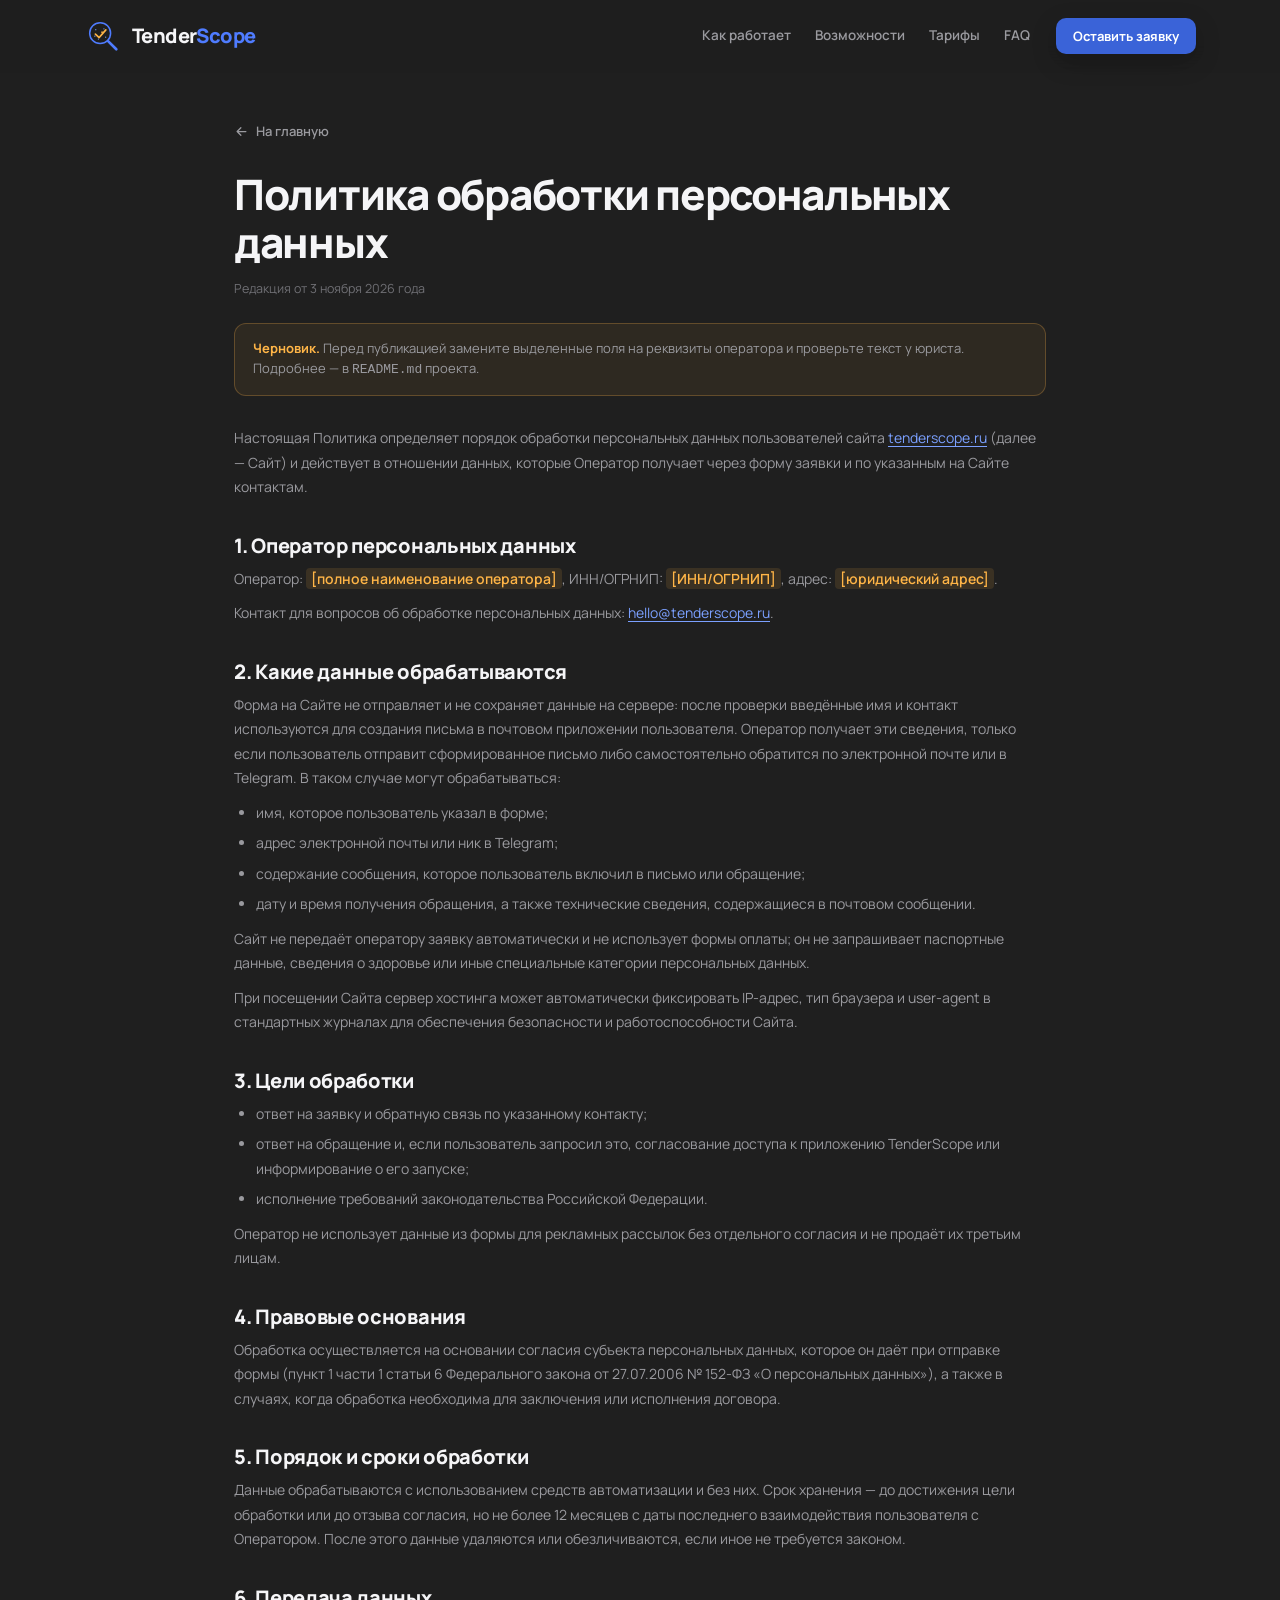
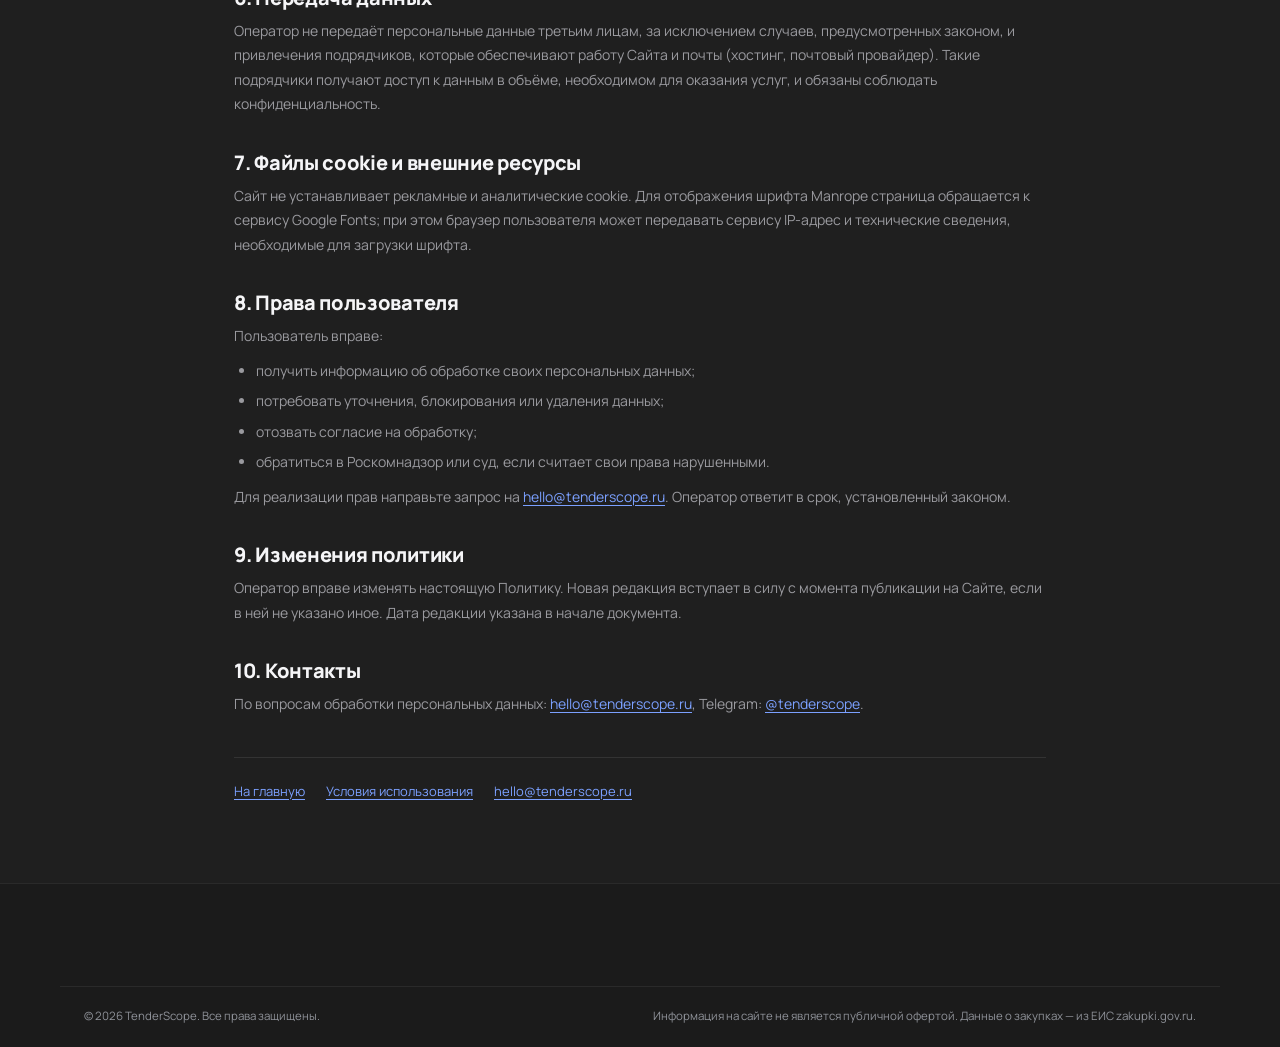
<file: landing/privacy.html>
<!doctype html>
<html lang="ru" class="no-js">
<head>
  <meta charset="utf-8">
  <meta name="viewport" content="width=device-width, initial-scale=1">
  <title>Политика обработки персональных данных — TenderScope</title>
  <meta name="description" content="Политика обработки персональных данных сайта TenderScope: какие данные собираются из формы заявки, зачем и как их удалить.">
  <meta name="theme-color" content="#1F1F1F">
  <link rel="canonical" href="https://tenderscope.ru/privacy.html">
  <meta name="robots" content="index, follow">

  <meta property="og:type" content="website">
  <meta property="og:locale" content="ru_RU">
  <meta property="og:site_name" content="TenderScope">
  <meta property="og:title" content="Политика обработки персональных данных — TenderScope">
  <meta property="og:description" content="Какие данные собираются из формы заявки, зачем и как их удалить.">
  <meta property="og:url" content="https://tenderscope.ru/privacy.html">
  <meta property="og:image" content="https://tenderscope.ru/assets/og-image.png">

  <link rel="icon" href="assets/favicon.svg" type="image/svg+xml">
  <link rel="icon" href="assets/favicon-32.png" sizes="32x32" type="image/png">
  <link rel="apple-touch-icon" href="assets/apple-touch-icon.png">

  <link rel="preconnect" href="https://fonts.googleapis.com">
  <link rel="preconnect" href="https://fonts.gstatic.com" crossorigin>
  <link href="https://fonts.googleapis.com/css2?family=Manrope:wght@400;500;600;700;800&display=swap" rel="stylesheet">
  <link rel="stylesheet" href="styles.css">
  <script>document.documentElement.classList.remove('no-js');document.documentElement.classList.add('js');</script>
</head>
<body>
  <a class="skip-link" href="#main">Перейти к содержимому</a>

  <svg xmlns="http://www.w3.org/2000/svg" class="svg-sprite" aria-hidden="true" focusable="false">
    <symbol id="icon-arrow" viewBox="0 0 24 24"><path d="M5 12h14M13 6l6 6-6 6"/></symbol>
    <symbol id="icon-telegram" viewBox="0 0 24 24"><path d="m21 3-9 18-2.5-7.5L3 11l18-8Z"/><path d="m9.5 13.5 4.5-4.5"/></symbol>
    <symbol id="icon-menu" viewBox="0 0 24 24"><path d="M4 7h16M4 12h16M4 17h16"/></symbol>
    <symbol id="icon-close" viewBox="0 0 24 24"><path d="M6 6l12 12M18 6 6 18"/></symbol>
  </svg>

  <header class="site-header" data-header>
    <div class="container header-inner">
      <a class="brand" href="index.html" aria-label="TenderScope — на главную">
        <img src="assets/logo.svg" width="38" height="38" alt="">
        <span class="brand-word">Tender<span>Scope</span></span>
      </a>

      <nav class="site-nav" id="site-nav" data-nav aria-label="Основная навигация">
        <a href="index.html#how">Как работает</a>
        <a href="index.html#features">Возможности</a>
        <a href="index.html#pricing">Тарифы</a>
        <a href="index.html#faq">FAQ</a>
        <a class="btn btn-primary btn-sm nav-cta" href="index.html#request">Оставить заявку</a>
      </nav>

      <a class="btn btn-primary btn-sm header-cta" href="index.html#request">Оставить заявку</a>

      <button class="menu-toggle" type="button" data-menu-toggle aria-expanded="false" aria-controls="site-nav" aria-label="Открыть меню">
        <svg class="icon menu-icon-open" aria-hidden="true"><use href="#icon-menu"/></svg>
        <svg class="icon menu-icon-close" aria-hidden="true"><use href="#icon-close"/></svg>
      </button>
    </div>
  </header>

  <main id="main" class="legal-page">
    <div class="container">
      <a class="breadcrumb" href="index.html">
        <svg class="icon" aria-hidden="true"><use href="#icon-arrow"/></svg>
        На главную
      </a>

      <h1>Политика обработки персональных данных</h1>
      <p class="legal-meta">Редакция от 3 ноября 2026 года</p>

      <p class="legal-note"><b>Черновик.</b> Перед публикацией замените выделенные поля на реквизиты оператора и проверьте текст у юриста. Подробнее — в <code>README.md</code> проекта.</p>

      <div class="legal-content">
        <p>Настоящая Политика определяет порядок обработки персональных данных пользователей сайта <a href="https://tenderscope.ru/">tenderscope.ru</a> (далее — Сайт) и действует в отношении данных, которые Оператор получает через форму заявки и по указанным на Сайте контактам.</p>

        <h2>1. Оператор персональных данных</h2>
        <p>Оператор: <span class="placeholder">[полное наименование оператора]</span>, ИНН/ОГРНИП: <span class="placeholder">[ИНН/ОГРНИП]</span>, адрес: <span class="placeholder">[юридический адрес]</span>.</p>
        <p>Контакт для вопросов об обработке персональных данных: <a href="mailto:hello@tenderscope.ru">hello@tenderscope.ru</a>.</p>

        <h2>2. Какие данные обрабатываются</h2>
        <p>Форма на Сайте не отправляет и не сохраняет данные на сервере: после проверки введённые имя и контакт используются для создания письма в почтовом приложении пользователя. Оператор получает эти сведения, только если пользователь отправит сформированное письмо либо самостоятельно обратится по электронной почте или в Telegram. В таком случае могут обрабатываться:</p>
        <ul>
          <li>имя, которое пользователь указал в форме;</li>
          <li>адрес электронной почты или ник в Telegram;</li>
          <li>содержание сообщения, которое пользователь включил в письмо или обращение;</li>
          <li>дату и время получения обращения, а также технические сведения, содержащиеся в почтовом сообщении.</li>
        </ul>
        <p>Сайт не передаёт оператору заявку автоматически и не использует формы оплаты; он не запрашивает паспортные данные, сведения о здоровье или иные специальные категории персональных данных.</p>
        <p>При посещении Сайта сервер хостинга может автоматически фиксировать IP-адрес, тип браузера и user-agent в стандартных журналах для обеспечения безопасности и работоспособности Сайта.</p>

        <h2>3. Цели обработки</h2>
        <ul>
          <li>ответ на заявку и обратную связь по указанному контакту;</li>
          <li>ответ на обращение и, если пользователь запросил это, согласование доступа к приложению TenderScope или информирование о его запуске;</li>
          <li>исполнение требований законодательства Российской Федерации.</li>
        </ul>
        <p>Оператор не использует данные из формы для рекламных рассылок без отдельного согласия и не продаёт их третьим лицам.</p>

        <h2>4. Правовые основания</h2>
        <p>Обработка осуществляется на основании согласия субъекта персональных данных, которое он даёт при отправке формы (пункт 1 части 1 статьи 6 Федерального закона от 27.07.2006 № 152-ФЗ «О персональных данных»), а также в случаях, когда обработка необходима для заключения или исполнения договора.</p>

        <h2>5. Порядок и сроки обработки</h2>
        <p>Данные обрабатываются с использованием средств автоматизации и без них. Срок хранения — до достижения цели обработки или до отзыва согласия, но не более 12 месяцев с даты последнего взаимодействия пользователя с Оператором. После этого данные удаляются или обезличиваются, если иное не требуется законом.</p>

        <h2>6. Передача данных</h2>
        <p>Оператор не передаёт персональные данные третьим лицам, за исключением случаев, предусмотренных законом, и привлечения подрядчиков, которые обеспечивают работу Сайта и почты (хостинг, почтовый провайдер). Такие подрядчики получают доступ к данным в объёме, необходимом для оказания услуг, и обязаны соблюдать конфиденциальность.</p>

        <h2>7. Файлы cookie и внешние ресурсы</h2>
        <p>Сайт не устанавливает рекламные и аналитические cookie. Для отображения шрифта Manrope страница обращается к сервису Google Fonts; при этом браузер пользователя может передавать сервису IP-адрес и технические сведения, необходимые для загрузки шрифта.</p>

        <h2>8. Права пользователя</h2>
        <p>Пользователь вправе:</p>
        <ul>
          <li>получить информацию об обработке своих персональных данных;</li>
          <li>потребовать уточнения, блокирования или удаления данных;</li>
          <li>отозвать согласие на обработку;</li>
          <li>обратиться в Роскомнадзор или суд, если считает свои права нарушенными.</li>
        </ul>
        <p>Для реализации прав направьте запрос на <a href="mailto:hello@tenderscope.ru">hello@tenderscope.ru</a>. Оператор ответит в срок, установленный законом.</p>

        <h2>9. Изменения политики</h2>
        <p>Оператор вправе изменять настоящую Политику. Новая редакция вступает в силу с момента публикации на Сайте, если в ней не указано иное. Дата редакции указана в начале документа.</p>

        <h2>10. Контакты</h2>
        <p>По вопросам обработки персональных данных: <a href="mailto:hello@tenderscope.ru">hello@tenderscope.ru</a>, Telegram: <a href="https://t.me/tenderscope" target="_blank" rel="noopener noreferrer">@tenderscope</a>.</p>
      </div>

      <div class="legal-footer">
        <a href="index.html">На главную</a>
        <a href="terms.html">Условия использования</a>
        <a href="mailto:hello@tenderscope.ru">hello@tenderscope.ru</a>
      </div>
    </div>
  </main>

  <footer class="site-footer">
    <div class="container footer-bottom">
      <p>© <span data-year>2026</span> TenderScope. Все права защищены.</p>
      <p>Информация на сайте не является публичной офертой. Данные о закупках — из ЕИС zakupki.gov.ru.</p>
    </div>
  </footer>

  <script src="script.js" defer></script>
</body>
</html>
</file>
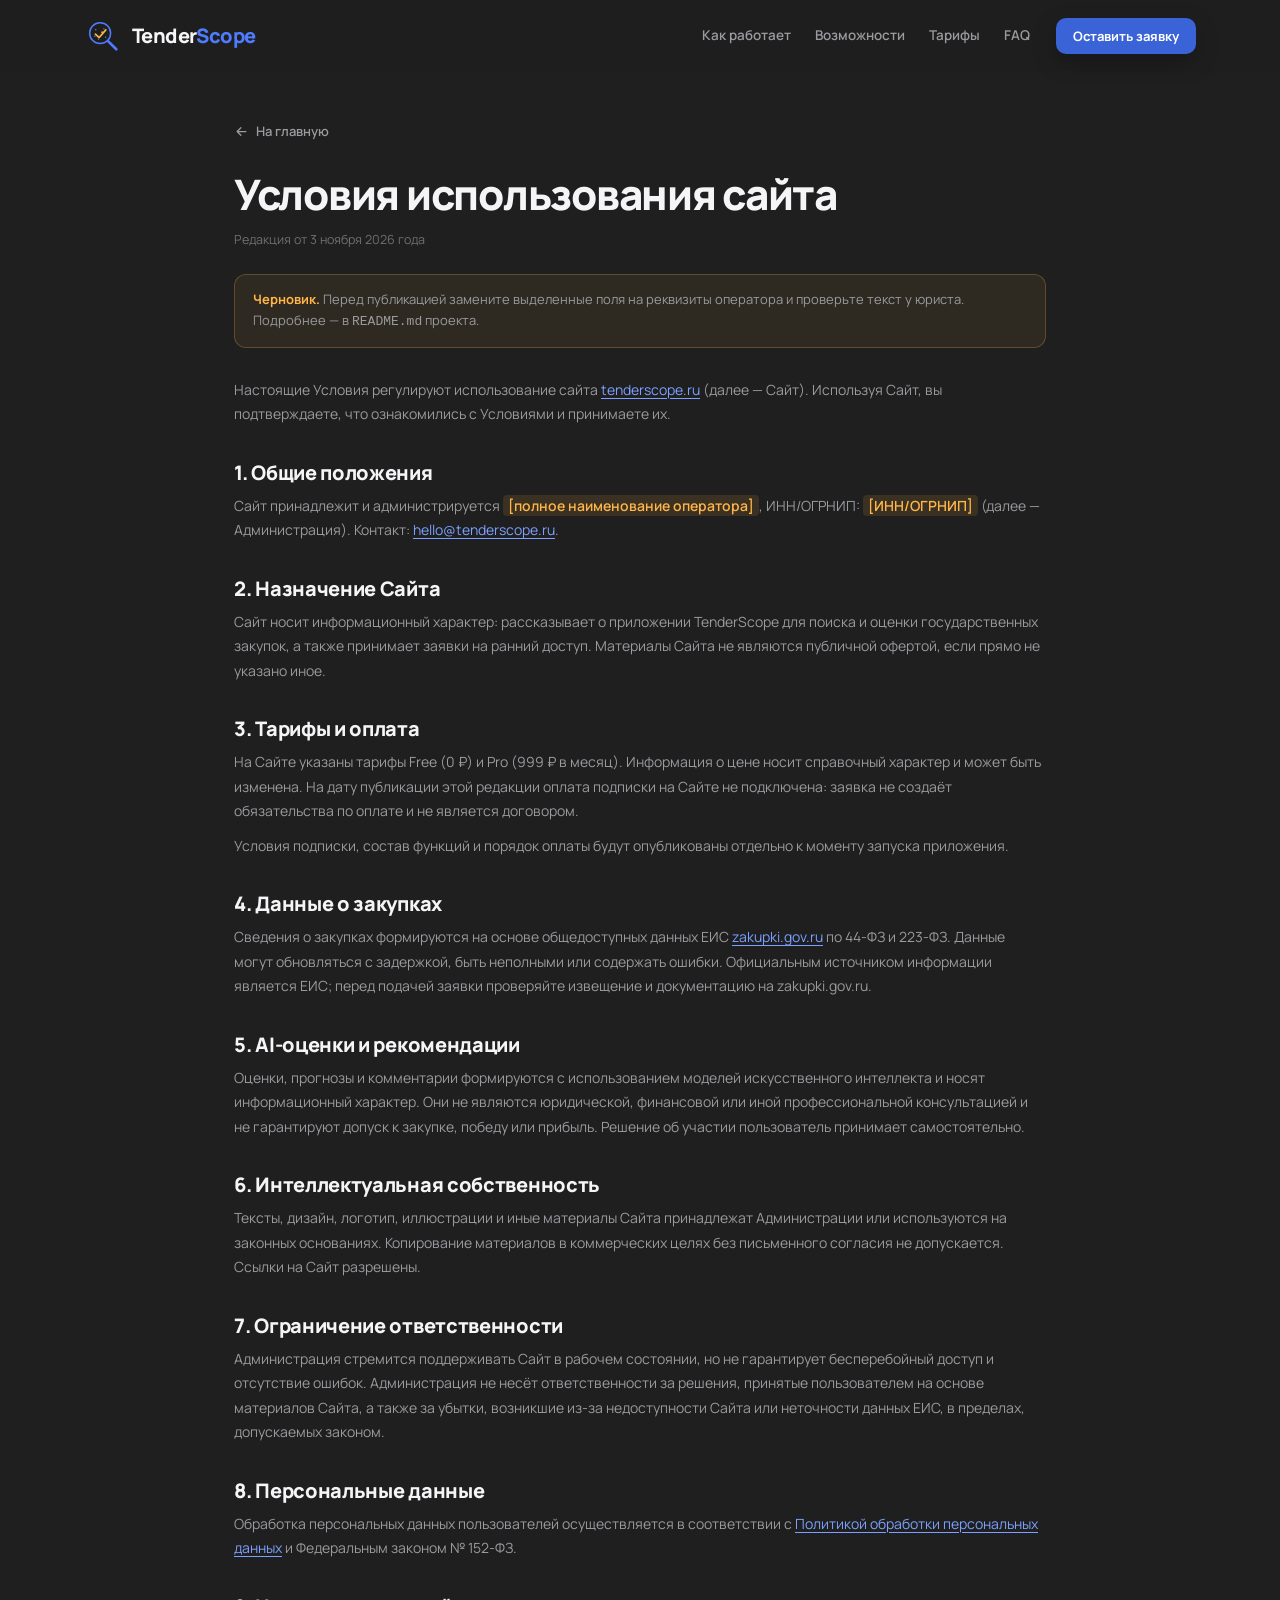
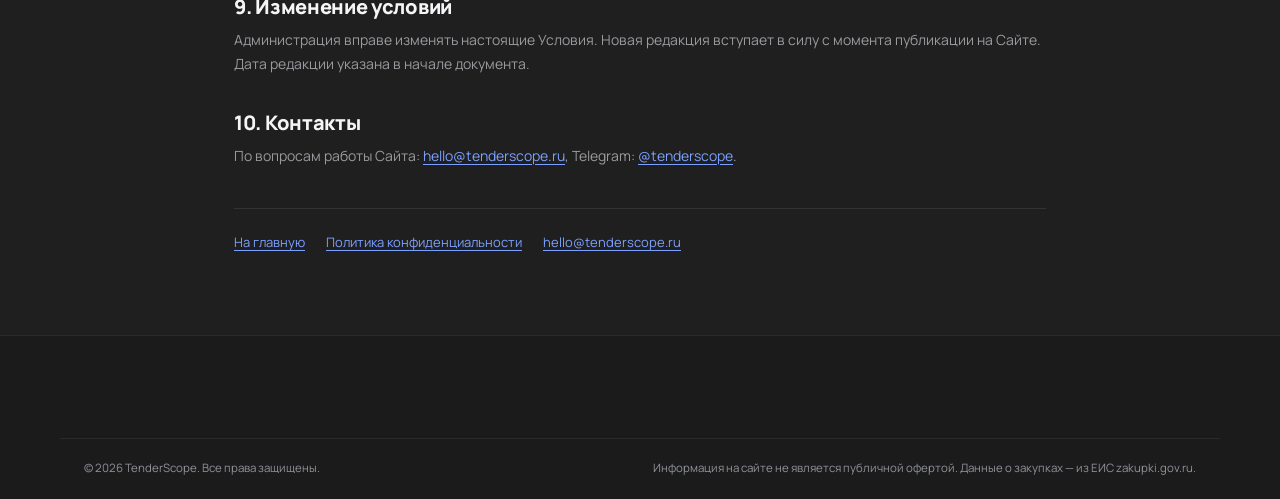
<file: landing/terms.html>
<!doctype html>
<html lang="ru" class="no-js">
<head>
  <meta charset="utf-8">
  <meta name="viewport" content="width=device-width, initial-scale=1">
  <title>Условия использования сайта — TenderScope</title>
  <meta name="description" content="Условия использования сайта TenderScope: назначение сайта, тарифы, данные о закупках, AI-оценки и ограничение ответственности.">
  <meta name="theme-color" content="#1F1F1F">
  <link rel="canonical" href="https://tenderscope.ru/terms.html">
  <meta name="robots" content="index, follow">

  <meta property="og:type" content="website">
  <meta property="og:locale" content="ru_RU">
  <meta property="og:site_name" content="TenderScope">
  <meta property="og:title" content="Условия использования сайта — TenderScope">
  <meta property="og:description" content="Назначение сайта, тарифы, данные о закупках и ограничение ответственности.">
  <meta property="og:url" content="https://tenderscope.ru/terms.html">
  <meta property="og:image" content="https://tenderscope.ru/assets/og-image.png">

  <link rel="icon" href="assets/favicon.svg" type="image/svg+xml">
  <link rel="icon" href="assets/favicon-32.png" sizes="32x32" type="image/png">
  <link rel="apple-touch-icon" href="assets/apple-touch-icon.png">

  <link rel="preconnect" href="https://fonts.googleapis.com">
  <link rel="preconnect" href="https://fonts.gstatic.com" crossorigin>
  <link href="https://fonts.googleapis.com/css2?family=Manrope:wght@400;500;600;700;800&display=swap" rel="stylesheet">
  <link rel="stylesheet" href="styles.css">
  <script>document.documentElement.classList.remove('no-js');document.documentElement.classList.add('js');</script>
</head>
<body>
  <a class="skip-link" href="#main">Перейти к содержимому</a>

  <svg xmlns="http://www.w3.org/2000/svg" class="svg-sprite" aria-hidden="true" focusable="false">
    <symbol id="icon-arrow" viewBox="0 0 24 24"><path d="M5 12h14M13 6l6 6-6 6"/></symbol>
    <symbol id="icon-telegram" viewBox="0 0 24 24"><path d="m21 3-9 18-2.5-7.5L3 11l18-8Z"/><path d="m9.5 13.5 4.5-4.5"/></symbol>
    <symbol id="icon-menu" viewBox="0 0 24 24"><path d="M4 7h16M4 12h16M4 17h16"/></symbol>
    <symbol id="icon-close" viewBox="0 0 24 24"><path d="M6 6l12 12M18 6 6 18"/></symbol>
  </svg>

  <header class="site-header" data-header>
    <div class="container header-inner">
      <a class="brand" href="index.html" aria-label="TenderScope — на главную">
        <img src="assets/logo.svg" width="38" height="38" alt="">
        <span class="brand-word">Tender<span>Scope</span></span>
      </a>

      <nav class="site-nav" id="site-nav" data-nav aria-label="Основная навигация">
        <a href="index.html#how">Как работает</a>
        <a href="index.html#features">Возможности</a>
        <a href="index.html#pricing">Тарифы</a>
        <a href="index.html#faq">FAQ</a>
        <a class="btn btn-primary btn-sm nav-cta" href="index.html#request">Оставить заявку</a>
      </nav>

      <a class="btn btn-primary btn-sm header-cta" href="index.html#request">Оставить заявку</a>

      <button class="menu-toggle" type="button" data-menu-toggle aria-expanded="false" aria-controls="site-nav" aria-label="Открыть меню">
        <svg class="icon menu-icon-open" aria-hidden="true"><use href="#icon-menu"/></svg>
        <svg class="icon menu-icon-close" aria-hidden="true"><use href="#icon-close"/></svg>
      </button>
    </div>
  </header>

  <main id="main" class="legal-page">
    <div class="container">
      <a class="breadcrumb" href="index.html">
        <svg class="icon" aria-hidden="true"><use href="#icon-arrow"/></svg>
        На главную
      </a>

      <h1>Условия использования сайта</h1>
      <p class="legal-meta">Редакция от 3 ноября 2026 года</p>

      <p class="legal-note"><b>Черновик.</b> Перед публикацией замените выделенные поля на реквизиты оператора и проверьте текст у юриста. Подробнее — в <code>README.md</code> проекта.</p>

      <div class="legal-content">
        <p>Настоящие Условия регулируют использование сайта <a href="https://tenderscope.ru/">tenderscope.ru</a> (далее — Сайт). Используя Сайт, вы подтверждаете, что ознакомились с Условиями и принимаете их.</p>

        <h2>1. Общие положения</h2>
        <p>Сайт принадлежит и администрируется <span class="placeholder">[полное наименование оператора]</span>, ИНН/ОГРНИП: <span class="placeholder">[ИНН/ОГРНИП]</span> (далее — Администрация). Контакт: <a href="mailto:hello@tenderscope.ru">hello@tenderscope.ru</a>.</p>

        <h2>2. Назначение Сайта</h2>
        <p>Сайт носит информационный характер: рассказывает о приложении TenderScope для поиска и оценки государственных закупок, а также принимает заявки на ранний доступ. Материалы Сайта не являются публичной офертой, если прямо не указано иное.</p>

        <h2>3. Тарифы и оплата</h2>
        <p>На Сайте указаны тарифы Free (0 ₽) и Pro (999 ₽ в месяц). Информация о цене носит справочный характер и может быть изменена. На дату публикации этой редакции оплата подписки на Сайте не подключена: заявка не создаёт обязательства по оплате и не является договором.</p>
        <p>Условия подписки, состав функций и порядок оплаты будут опубликованы отдельно к моменту запуска приложения.</p>

        <h2>4. Данные о закупках</h2>
        <p>Сведения о закупках формируются на основе общедоступных данных ЕИС <a href="https://zakupki.gov.ru/" target="_blank" rel="noopener noreferrer">zakupki.gov.ru</a> по 44-ФЗ и 223-ФЗ. Данные могут обновляться с задержкой, быть неполными или содержать ошибки. Официальным источником информации является ЕИС; перед подачей заявки проверяйте извещение и документацию на zakupki.gov.ru.</p>

        <h2>5. AI-оценки и рекомендации</h2>
        <p>Оценки, прогнозы и комментарии формируются с использованием моделей искусственного интеллекта и носят информационный характер. Они не являются юридической, финансовой или иной профессиональной консультацией и не гарантируют допуск к закупке, победу или прибыль. Решение об участии пользователь принимает самостоятельно.</p>

        <h2>6. Интеллектуальная собственность</h2>
        <p>Тексты, дизайн, логотип, иллюстрации и иные материалы Сайта принадлежат Администрации или используются на законных основаниях. Копирование материалов в коммерческих целях без письменного согласия не допускается. Ссылки на Сайт разрешены.</p>

        <h2>7. Ограничение ответственности</h2>
        <p>Администрация стремится поддерживать Сайт в рабочем состоянии, но не гарантирует бесперебойный доступ и отсутствие ошибок. Администрация не несёт ответственности за решения, принятые пользователем на основе материалов Сайта, а также за убытки, возникшие из-за недоступности Сайта или неточности данных ЕИС, в пределах, допускаемых законом.</p>

        <h2>8. Персональные данные</h2>
        <p>Обработка персональных данных пользователей осуществляется в соответствии с <a href="privacy.html">Политикой обработки персональных данных</a> и Федеральным законом № 152-ФЗ.</p>

        <h2>9. Изменение условий</h2>
        <p>Администрация вправе изменять настоящие Условия. Новая редакция вступает в силу с момента публикации на Сайте. Дата редакции указана в начале документа.</p>

        <h2>10. Контакты</h2>
        <p>По вопросам работы Сайта: <a href="mailto:hello@tenderscope.ru">hello@tenderscope.ru</a>, Telegram: <a href="https://t.me/tenderscope" target="_blank" rel="noopener noreferrer">@tenderscope</a>.</p>
      </div>

      <div class="legal-footer">
        <a href="index.html">На главную</a>
        <a href="privacy.html">Политика конфиденциальности</a>
        <a href="mailto:hello@tenderscope.ru">hello@tenderscope.ru</a>
      </div>
    </div>
  </main>

  <footer class="site-footer">
    <div class="container footer-bottom">
      <p>© <span data-year>2026</span> TenderScope. Все права защищены.</p>
      <p>Информация на сайте не является публичной офертой. Данные о закупках — из ЕИС zakupki.gov.ru.</p>
    </div>
  </footer>

  <script src="script.js" defer></script>
</body>
</html>
</file>
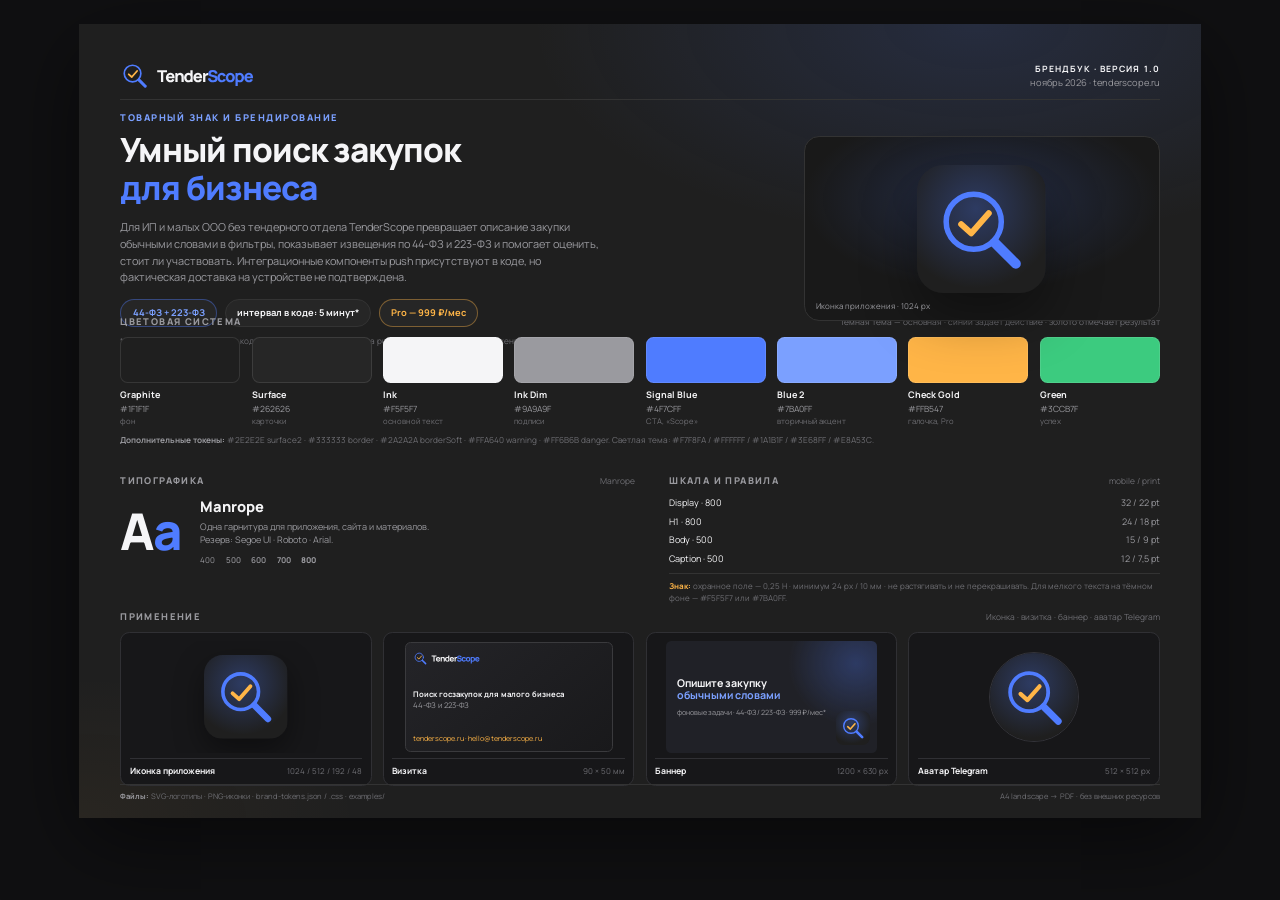
<file: docs/brand/brand-board.html>
<!DOCTYPE html>
<html lang="ru">
<head>
<meta charset="utf-8">
<meta name="viewport" content="width=device-width, initial-scale=1">
<title>TenderScope — brand board</title>
<style>
@font-face{font-family:'Manrope';src:url([data-uri]) format('woff2');font-style:normal;font-weight:200 800;font-display:block;}
:root{--bg:#1F1F1F;--surface:#262626;--surface2:#2E2E2E;--border:#333;--ink:#F5F5F7;--dim:#9A9A9F;--mute:#6F6F74;--blue:#4F7CFF;--blue2:#7BA0FF;--gold:#FFB547;--green:#3CCB7F;--font:"Manrope","Segoe UI",Roboto,Arial,sans-serif}
*{box-sizing:border-box;margin:0;padding:0}html,body{background:#101012}body{font-family:var(--font);color:var(--ink);display:flex;justify-content:center;padding:24px 0;-webkit-font-smoothing:antialiased}
.board{width:297mm;height:210mm;flex:0 0 auto;padding:10mm 11mm 9mm;background:radial-gradient(55% 38% at 80% 0%,rgba(79,124,255,.14),transparent 72%),radial-gradient(35% 25% at 0% 100%,rgba(255,181,71,.045),transparent 72%),var(--bg);display:grid;grid-template-rows:10mm 51mm 39mm 33mm 43mm 5mm;gap:3mm;overflow:hidden;box-shadow:0 24px 80px rgba(0,0,0,.5)}
.hdr{display:flex;align-items:center;justify-content:space-between;border-bottom:.35mm solid var(--border);padding-bottom:2mm}.brand-lock{height:8mm}.brand-lock svg{height:100%;width:auto;display:block}.hdr-meta{text-align:right;font-size:7pt;color:var(--dim);line-height:1.5}.hdr-meta b{color:var(--ink);letter-spacing:.12em;text-transform:uppercase;font-size:6.5pt}
.hero{display:grid;grid-template-columns:1.55fr .85fr;gap:9mm;align-items:center}.eyebrow{font-size:7pt;letter-spacing:.16em;text-transform:uppercase;color:var(--blue2);font-weight:800;margin-bottom:2mm}.hero h1{font-size:25pt;line-height:1.12;letter-spacing:-.03em;font-weight:800;max-width:125mm}.hero h1 em{font-style:normal;color:var(--blue)}.usp{font-size:8.2pt;line-height:1.52;color:var(--dim);max-width:128mm;margin-top:3.5mm}.usp b{color:var(--ink);font-weight:700}.chips{display:flex;gap:2mm;margin-top:3.5mm}.chip{font-size:7pt;font-weight:700;border-radius:99mm;padding:1.7mm 3mm;background:var(--surface);border:.3mm solid var(--border);white-space:nowrap}.chip.blue{color:var(--blue2);border-color:rgba(79,124,255,.4)}.chip.gold{color:var(--gold);border-color:rgba(255,181,71,.4)}.hero-icon{height:49mm;border:.35mm solid var(--border);border-radius:4mm;background:radial-gradient(70% 70% at 50% 34%,rgba(79,124,255,.2),transparent 72%),#191919;display:flex;align-items:center;justify-content:center;position:relative}.hero-icon .appicon{height:34mm;width:34mm;overflow:hidden;border-radius:7mm;box-shadow:0 6mm 14mm rgba(0,0,0,.38)}.hero-icon svg{height:100%;width:100%;display:block}.hero-icon small{position:absolute;bottom:2.5mm;left:3mm;font-size:6pt;color:var(--dim)}
.section{min-height:0}.section-head{display:flex;align-items:baseline;justify-content:space-between;margin-bottom:2.5mm}.section-head h2{font-size:7pt;letter-spacing:.15em;text-transform:uppercase;color:var(--dim);font-weight:800}.section-head span{font-size:6.3pt;color:var(--mute)}
.palette{display:grid;grid-template-columns:repeat(8,1fr);gap:3mm}.swatch{min-width:0}.sample{height:12mm;border:1px solid rgba(255,255,255,.1);border-radius:2mm;margin-bottom:1.3mm}.swatch b{display:block;font-size:6.8pt;color:var(--ink);font-weight:700}.swatch code{display:block;font:6.4pt var(--font);color:var(--dim);margin-top:.5mm}.swatch small{display:block;font-size:5.8pt;color:var(--mute);margin-top:.4mm}.palette-note{margin-top:2.2mm;font-size:6.2pt;line-height:1.4;color:var(--mute)}.palette-note b{color:var(--dim)}
.identity{display:grid;grid-template-columns:1.05fr 1fr;gap:9mm}.typebox{display:flex;gap:5mm;align-items:center}.aa{font-size:38pt;line-height:.9;letter-spacing:-.04em;font-weight:800}.aa em{font-style:normal;color:var(--blue)}.typetext b{display:block;font-size:11pt;font-weight:800;margin-bottom:1mm}.typetext p{font-size:6.8pt;line-height:1.45;color:var(--dim)}.weights{display:flex;gap:2.8mm;margin-top:2mm;font-size:6pt;color:var(--dim)}.scale{display:grid;grid-template-columns:1fr auto;gap:1.5mm 5mm;align-content:center;font-size:6.8pt}.scale span:nth-child(2n){color:var(--dim);text-align:right}.rules{margin-top:2mm;padding-top:1.8mm;border-top:.3mm solid var(--border);font-size:6pt;line-height:1.4;color:var(--mute)}.rules b{color:var(--gold)}
.apps{display:grid;grid-template-columns:repeat(4,1fr);gap:3mm}.app-card{background:#171719;border:.3mm solid #303034;border-radius:2.5mm;padding:2.2mm;display:flex;flex-direction:column;min-width:0}.app-stage{flex:1;min-height:0;display:flex;align-items:center;justify-content:center;overflow:hidden}.app-label{border-top:.3mm solid #303034;margin-top:1.5mm;padding-top:1.4mm;display:flex;justify-content:space-between;gap:2mm;font-size:6pt;color:var(--mute)}.app-label b{font-size:6.5pt;color:var(--ink);font-weight:700}.icon-tile{width:22mm;height:22mm;overflow:hidden;border-radius:5mm;box-shadow:0 3mm 8mm rgba(0,0,0,.4)}.icon-tile svg{width:100%;height:100%;display:block}.card-mock{width:55mm;height:29mm;border:1px solid #3A3A3D;border-radius:1.5mm;padding:2mm;background:linear-gradient(140deg,#242428,#19191B);display:flex;flex-direction:column;justify-content:space-between}.card-mock .mini-logo{height:4mm}.card-mock .mini-logo svg{height:100%;width:auto;display:block}.card-mock p{font-size:5.8pt;line-height:1.35;color:var(--dim)}.card-mock p b{color:var(--ink)}.card-mock small{font-size:5.4pt;color:var(--gold)}.banner-mock{width:56mm;height:29.4mm;background:radial-gradient(40% 70% at 90% 20%,rgba(79,124,255,.28),transparent 80%),#202127;border-radius:1.4mm;padding:3mm;position:relative;display:flex;flex-direction:column;justify-content:center}.banner-mock strong{font-size:8pt;line-height:1.15;max-width:36mm}.banner-mock strong em{font-style:normal;color:var(--blue2)}.banner-mock small{font-size:5.4pt;color:var(--dim);margin-top:1.5mm}.banner-mark{position:absolute;right:2mm;bottom:2mm;width:9mm;height:9mm;border-radius:2mm;overflow:hidden}.banner-mark svg{width:100%;height:100%;display:block}.tg-mock{width:24mm;height:24mm;border-radius:50%;overflow:hidden;border:.4mm solid #34343A}.tg-mock svg{width:100%;height:100%;display:block}
.footer{border-top:.35mm solid var(--border);padding-top:1.5mm;display:flex;justify-content:space-between;align-items:center;color:var(--mute);font-size:5.7pt}.footer b{color:var(--dim)}
@media print{@page{size:A4 landscape;margin:0}html,body{background:#1F1F1F}body{display:block;padding:0}.board{box-shadow:none;width:297mm;height:210mm}*{-webkit-print-color-adjust:exact;print-color-adjust:exact}}
</style>
</head>
<body>
<main class="board">
  <header class="hdr"><div class="brand-lock"><svg xmlns="http://www.w3.org/2000/svg" viewBox="0 0 706.728 160" role="img" aria-label="TenderScope">
  <title>TenderScope</title>
  <g transform="translate(0 0) scale(0.8)"><g transform="translate(-2 -2)" fill="none" stroke-linecap="round" stroke-linejoin="round"><circle cx="85" cy="85" r="55" stroke="#4F7CFF" stroke-width="11"/><path d="M127 127L169 169" stroke="#4F7CFF" stroke-width="20"/><path d="M60 90L80 108L115 68" stroke="#FFB547" stroke-width="12"/></g></g>
  <path d="M474 0V1186H20V1440H1200V1186H746V0Z" transform="translate(196 111.68) scale(0.044 -0.044)" fill="#F5F5F7"/><path d="M642 -30Q476 -30 349.5 41.5Q223 113 151.5 238.5Q80 364 80 526Q80 703 150.0 834.0Q220 965 343.0 1037.5Q466 1110 626 1110Q796 1110 915.0 1030.0Q1034 950 1091.0 805.0Q1148 660 1131 464H862V564Q862 729 809.5 801.5Q757 874 638 874Q499 874 433.5 789.5Q368 705 368 540Q368 389 433.5 306.5Q499 224 626 224Q706 224 763.0 259.0Q820 294 850 360L1122 282Q1061 134 929.5 52.0Q798 -30 642 -30ZM284 464V666H1000V464Z" transform="translate(239.296 111.68) scale(0.044 -0.044)" fill="#F5F5F7"/><path d="M876 0V510Q876 547 872.0 604.5Q868 662 847.0 720.0Q826 778 778.5 817.0Q731 856 644 856Q609 856 569.0 845.0Q529 834 494.0 802.5Q459 771 436.5 710.0Q414 649 414 548L258 622Q258 750 310.0 862.0Q362 974 466.5 1043.0Q571 1112 730 1112Q857 1112 937.0 1069.0Q1017 1026 1061.5 960.0Q1106 894 1125.0 822.5Q1144 751 1148.0 692.0Q1152 633 1152 606V0ZM138 0V1080H380V722H414V0Z" transform="translate(286.816 111.68) scale(0.044 -0.044)" fill="#F5F5F7"/><path d="M578 -30Q429 -30 317.0 45.0Q205 120 142.5 249.0Q80 378 80 540Q80 705 143.5 833.5Q207 962 322.0 1036.0Q437 1110 592 1110Q746 1110 851.0 1035.0Q956 960 1010.0 831.0Q1064 702 1064 540Q1064 378 1009.5 249.0Q955 120 847.0 45.0Q739 -30 578 -30ZM622 212Q713 212 767.5 253.0Q822 294 846.0 368.0Q870 442 870 540Q870 638 846.0 712.0Q822 786 769.5 827.0Q717 868 632 868Q541 868 482.5 823.5Q424 779 396.0 704.5Q368 630 368 540Q368 449 395.0 374.5Q422 300 478.0 256.0Q534 212 622 212ZM870 0V740H836V1440H1110V0Z" transform="translate(335.656 111.68) scale(0.044 -0.044)" fill="#F5F5F7"/><path d="M642 -30Q476 -30 349.5 41.5Q223 113 151.5 238.5Q80 364 80 526Q80 703 150.0 834.0Q220 965 343.0 1037.5Q466 1110 626 1110Q796 1110 915.0 1030.0Q1034 950 1091.0 805.0Q1148 660 1131 464H862V564Q862 729 809.5 801.5Q757 874 638 874Q499 874 433.5 789.5Q368 705 368 540Q368 389 433.5 306.5Q499 224 626 224Q706 224 763.0 259.0Q820 294 850 360L1122 282Q1061 134 929.5 52.0Q798 -30 642 -30ZM284 464V666H1000V464Z" transform="translate(384.76 111.68) scale(0.044 -0.044)" fill="#F5F5F7"/><path d="M140 0V1080H380V816L354 850Q375 906 410.0 952.0Q445 998 496 1028Q535 1052 581.0 1065.5Q627 1079 676.0 1082.5Q725 1086 774 1080V826Q729 840 669.5 835.5Q610 831 562 808Q514 786 481.0 749.5Q448 713 431.0 663.5Q414 614 414 552V0Z" transform="translate(433.6 111.68) scale(0.044 -0.044)" fill="#F5F5F7"/><path d="M684 -30Q524 -30 395.5 26.5Q267 83 184.5 188.5Q102 294 80 440L364 482Q394 358 488.0 291.0Q582 224 702 224Q769 224 832.0 245.0Q895 266 935.5 307.0Q976 348 976 408Q976 430 969.5 450.5Q963 471 948.0 489.0Q933 507 905.5 523.0Q878 539 836 552L462 662Q420 674 364.5 696.0Q309 718 257.0 759.0Q205 800 170.5 867.5Q136 935 136 1038Q136 1183 209.0 1279.0Q282 1375 404.0 1422.0Q526 1469 674 1468Q823 1466 940.0 1417.0Q1057 1368 1136.0 1274.5Q1215 1181 1250 1046L956 996Q940 1066 897.0 1114.0Q854 1162 794.5 1187.0Q735 1212 670 1214Q606 1216 549.5 1196.5Q493 1177 457.5 1140.0Q422 1103 422 1052Q422 1005 451.0 975.5Q480 946 524.0 928.0Q568 910 614 898L864 830Q920 815 988.0 790.5Q1056 766 1118.5 722.5Q1181 679 1221.5 608.0Q1262 537 1262 428Q1262 312 1213.5 225.5Q1165 139 1083.0 82.5Q1001 26 897.5 -2.0Q794 -30 684 -30Z" transform="translate(461.496 111.68) scale(0.044 -0.044)" fill="#4F7CFF"/><path d="M616 -30Q448 -30 328.0 45.0Q208 120 144.0 249.0Q80 378 80 540Q80 704 146.5 833.0Q213 962 334.0 1036.0Q455 1110 620 1110Q811 1110 940.5 1013.5Q1070 917 1106 750L834 678Q810 762 750.5 809.0Q691 856 616 856Q530 856 475.0 814.5Q420 773 394.0 701.5Q368 630 368 540Q368 399 430.5 311.5Q493 224 616 224Q708 224 756.0 266.0Q804 308 828 386L1106 328Q1060 156 932.0 63.0Q804 -30 616 -30Z" transform="translate(511.744 111.68) scale(0.044 -0.044)" fill="#4F7CFF"/><path d="M626 -30Q463 -30 340.0 43.0Q217 116 148.5 244.5Q80 373 80 540Q80 709 150.0 837.5Q220 966 343.0 1038.0Q466 1110 626 1110Q789 1110 912.5 1037.0Q1036 964 1105.0 835.5Q1174 707 1174 540Q1174 372 1104.5 243.5Q1035 115 911.5 42.5Q788 -30 626 -30ZM626 224Q757 224 821.5 312.5Q886 401 886 540Q886 684 820.5 770.0Q755 856 626 856Q537 856 480.0 816.0Q423 776 395.5 705.0Q368 634 368 540Q368 395 433.5 309.5Q499 224 626 224Z" transform="translate(556.272 111.68) scale(0.044 -0.044)" fill="#4F7CFF"/><path d="M670 -30Q509 -30 401.0 45.0Q293 120 238.5 249.0Q184 378 184 540Q184 702 238.0 831.0Q292 960 397.0 1035.0Q502 1110 656 1110Q811 1110 926.0 1036.0Q1041 962 1104.5 833.5Q1168 705 1168 540Q1168 378 1105.5 249.0Q1043 120 931.0 45.0Q819 -30 670 -30ZM138 -480V1080H378V340H412V-480ZM626 212Q714 212 770.0 256.0Q826 300 853.0 374.5Q880 449 880 540Q880 630 852.0 704.5Q824 779 765.5 823.5Q707 868 616 868Q531 868 478.5 827.0Q426 786 402.0 712.0Q378 638 378 540Q378 442 402.0 368.0Q426 294 480.5 253.0Q535 212 626 212Z" transform="translate(605.2 111.68) scale(0.044 -0.044)" fill="#4F7CFF"/><path d="M642 -30Q476 -30 349.5 41.5Q223 113 151.5 238.5Q80 364 80 526Q80 703 150.0 834.0Q220 965 343.0 1037.5Q466 1110 626 1110Q796 1110 915.0 1030.0Q1034 950 1091.0 805.0Q1148 660 1131 464H862V564Q862 729 809.5 801.5Q757 874 638 874Q499 874 433.5 789.5Q368 705 368 540Q368 389 433.5 306.5Q499 224 626 224Q706 224 763.0 259.0Q820 294 850 360L1122 282Q1061 134 929.5 52.0Q798 -30 642 -30ZM284 464V666H1000V464Z" transform="translate(654.304 111.68) scale(0.044 -0.044)" fill="#4F7CFF"/>
</svg></div><div class="hdr-meta"><b>Брендбук · версия 1.0</b><br>ноябрь 2026 · tenderscope.ru</div></header>
  <section class="hero">
    <div><div class="eyebrow">Товарный знак и брендирование</div><h1>Умный поиск закупок<br><em>для бизнеса</em></h1>
      <p class="usp">Для ИП и малых ООО без тендерного отдела TenderScope превращает описание закупки обычными словами в фильтры, показывает извещения по 44-ФЗ и 223-ФЗ и помогает оценить, стоит ли участвовать. Интеграционные компоненты push присутствуют в коде, но фактическая доставка на устройстве не подтверждена.</p>
      <div class="chips"><span class="chip blue">44-ФЗ + 223-ФЗ</span><span class="chip">интервал в коде: 5 минут*</span><span class="chip gold">Pro — 999 ₽/мес</span></div>
      <p class="palette-note">* Интервал фоновой задачи в коде; свежесть ленты и доставка push требуют проверки в окружении.</p>
    </div>
    <div class="hero-icon"><div class="appicon"><svg xmlns="http://www.w3.org/2000/svg" viewBox="0 0 200 200" role="img" aria-label="TenderScope">
  <title>TenderScope</title>
  <defs>
    <radialGradient id="tsglow-boardhero1" cx="46%" cy="34%" r="62%">
      <stop offset="0" stop-color="#4F7CFF" stop-opacity="0.30"/>
      <stop offset="1" stop-color="#4F7CFF" stop-opacity="0"/>
    </radialGradient>
  </defs>
  <rect width="200" height="200" fill="#1F1F1F"/>
  <rect width="200" height="200" fill="url(#tsglow-boardhero1)"/>
  <g transform="translate(23.56 23.56) scale(0.78)"><g transform="translate(-2 -2)" fill="none" stroke-linecap="round" stroke-linejoin="round"><circle cx="85" cy="85" r="55" stroke="#4F7CFF" stroke-width="11"/><path d="M127 127L169 169" stroke="#4F7CFF" stroke-width="20"/><path d="M60 90L80 108L115 68" stroke="#FFB547" stroke-width="12"/></g></g>
</svg></div><small>Иконка приложения · 1024 px</small></div>
  </section>
  <section class="section">
    <div class="section-head"><h2>Цветовая система</h2><span>Тёмная тема — основная · синий задаёт действие · золото отмечает результат</span></div>
    <div class="palette">
      <div class="swatch"><div class="sample" style="background:#1F1F1F"></div><b>Graphite</b><code>#1F1F1F</code><small>фон</small></div>
      <div class="swatch"><div class="sample" style="background:#262626"></div><b>Surface</b><code>#262626</code><small>карточки</small></div>
      <div class="swatch"><div class="sample" style="background:#F5F5F7"></div><b>Ink</b><code>#F5F5F7</code><small>основной текст</small></div>
      <div class="swatch"><div class="sample" style="background:#9A9A9F"></div><b>Ink Dim</b><code>#9A9A9F</code><small>подписи</small></div>
      <div class="swatch"><div class="sample" style="background:#4F7CFF"></div><b>Signal Blue</b><code>#4F7CFF</code><small>CTA, «Scope»</small></div>
      <div class="swatch"><div class="sample" style="background:#7BA0FF"></div><b>Blue 2</b><code>#7BA0FF</code><small>вторичный акцент</small></div>
      <div class="swatch"><div class="sample" style="background:#FFB547"></div><b>Check Gold</b><code>#FFB547</code><small>галочка, Pro</small></div>
      <div class="swatch"><div class="sample" style="background:#3CCB7F"></div><b>Green</b><code>#3CCB7F</code><small>успех</small></div>
    </div>
    <p class="palette-note"><b>Дополнительные токены:</b> #2E2E2E surface2 · #333333 border · #2A2A2A borderSoft · #FFA640 warning · #FF6B6B danger. Светлая тема: #F7F8FA / #FFFFFF / #1A1B1F / #3E68FF / #E8A53C.</p>
  </section>
  <section class="section identity">
    <div><div class="section-head"><h2>Типографика</h2><span>Manrope</span></div><div class="typebox"><div class="aa">A<em>a</em></div><div class="typetext"><b>Manrope</b><p>Одна гарнитура для приложения, сайта и материалов.<br>Резерв: Segoe UI · Roboto · Arial.</p><div class="weights"><span style="font-weight:400">400</span><span style="font-weight:500">500</span><span style="font-weight:600">600</span><span style="font-weight:700">700</span><span style="font-weight:800">800</span></div></div></div></div>
    <div><div class="section-head"><h2>Шкала и правила</h2><span>mobile / print</span></div><div class="scale"><span>Display · 800</span><span>32 / 22 pt</span><span>H1 · 800</span><span>24 / 18 pt</span><span>Body · 500</span><span>15 / 9 pt</span><span>Caption · 500</span><span>12 / 7,5 pt</span></div><p class="rules"><b>Знак:</b> охранное поле — 0,25 H · минимум 24 px / 10 мм · не растягивать и не перекрашивать. Для мелкого текста на тёмном фоне — #F5F5F7 или #7BA0FF.</p></div>
  </section>
  <section class="section">
    <div class="section-head"><h2>Применение</h2><span>Иконка · визитка · баннер · аватар Telegram</span></div>
    <div class="apps">
      <div class="app-card"><div class="app-stage"><div class="icon-tile"><svg xmlns="http://www.w3.org/2000/svg" viewBox="0 0 200 200" role="img" aria-label="TenderScope">
  <title>TenderScope</title>
  <defs>
    <radialGradient id="tsglow-boardapp2" cx="46%" cy="34%" r="62%">
      <stop offset="0" stop-color="#4F7CFF" stop-opacity="0.30"/>
      <stop offset="1" stop-color="#4F7CFF" stop-opacity="0"/>
    </radialGradient>
  </defs>
  <rect width="200" height="200" fill="#1F1F1F"/>
  <rect width="200" height="200" fill="url(#tsglow-boardapp2)"/>
  <g transform="translate(23.56 23.56) scale(0.78)"><g transform="translate(-2 -2)" fill="none" stroke-linecap="round" stroke-linejoin="round"><circle cx="85" cy="85" r="55" stroke="#4F7CFF" stroke-width="11"/><path d="M127 127L169 169" stroke="#4F7CFF" stroke-width="20"/><path d="M60 90L80 108L115 68" stroke="#FFB547" stroke-width="12"/></g></g>
</svg></div></div><div class="app-label"><b>Иконка приложения</b><span>1024 / 512 / 192 / 48</span></div></div>
      <div class="app-card"><div class="app-stage"><div class="card-mock"><div class="mini-logo"><svg xmlns="http://www.w3.org/2000/svg" viewBox="0 0 706.728 160" role="img" aria-label="TenderScope">
  <title>TenderScope</title>
  <g transform="translate(0 0) scale(0.8)"><g transform="translate(-2 -2)" fill="none" stroke-linecap="round" stroke-linejoin="round"><circle cx="85" cy="85" r="55" stroke="#4F7CFF" stroke-width="11"/><path d="M127 127L169 169" stroke="#4F7CFF" stroke-width="20"/><path d="M60 90L80 108L115 68" stroke="#FFB547" stroke-width="12"/></g></g>
  <path d="M474 0V1186H20V1440H1200V1186H746V0Z" transform="translate(196 111.68) scale(0.044 -0.044)" fill="#F5F5F7"/><path d="M642 -30Q476 -30 349.5 41.5Q223 113 151.5 238.5Q80 364 80 526Q80 703 150.0 834.0Q220 965 343.0 1037.5Q466 1110 626 1110Q796 1110 915.0 1030.0Q1034 950 1091.0 805.0Q1148 660 1131 464H862V564Q862 729 809.5 801.5Q757 874 638 874Q499 874 433.5 789.5Q368 705 368 540Q368 389 433.5 306.5Q499 224 626 224Q706 224 763.0 259.0Q820 294 850 360L1122 282Q1061 134 929.5 52.0Q798 -30 642 -30ZM284 464V666H1000V464Z" transform="translate(239.296 111.68) scale(0.044 -0.044)" fill="#F5F5F7"/><path d="M876 0V510Q876 547 872.0 604.5Q868 662 847.0 720.0Q826 778 778.5 817.0Q731 856 644 856Q609 856 569.0 845.0Q529 834 494.0 802.5Q459 771 436.5 710.0Q414 649 414 548L258 622Q258 750 310.0 862.0Q362 974 466.5 1043.0Q571 1112 730 1112Q857 1112 937.0 1069.0Q1017 1026 1061.5 960.0Q1106 894 1125.0 822.5Q1144 751 1148.0 692.0Q1152 633 1152 606V0ZM138 0V1080H380V722H414V0Z" transform="translate(286.816 111.68) scale(0.044 -0.044)" fill="#F5F5F7"/><path d="M578 -30Q429 -30 317.0 45.0Q205 120 142.5 249.0Q80 378 80 540Q80 705 143.5 833.5Q207 962 322.0 1036.0Q437 1110 592 1110Q746 1110 851.0 1035.0Q956 960 1010.0 831.0Q1064 702 1064 540Q1064 378 1009.5 249.0Q955 120 847.0 45.0Q739 -30 578 -30ZM622 212Q713 212 767.5 253.0Q822 294 846.0 368.0Q870 442 870 540Q870 638 846.0 712.0Q822 786 769.5 827.0Q717 868 632 868Q541 868 482.5 823.5Q424 779 396.0 704.5Q368 630 368 540Q368 449 395.0 374.5Q422 300 478.0 256.0Q534 212 622 212ZM870 0V740H836V1440H1110V0Z" transform="translate(335.656 111.68) scale(0.044 -0.044)" fill="#F5F5F7"/><path d="M642 -30Q476 -30 349.5 41.5Q223 113 151.5 238.5Q80 364 80 526Q80 703 150.0 834.0Q220 965 343.0 1037.5Q466 1110 626 1110Q796 1110 915.0 1030.0Q1034 950 1091.0 805.0Q1148 660 1131 464H862V564Q862 729 809.5 801.5Q757 874 638 874Q499 874 433.5 789.5Q368 705 368 540Q368 389 433.5 306.5Q499 224 626 224Q706 224 763.0 259.0Q820 294 850 360L1122 282Q1061 134 929.5 52.0Q798 -30 642 -30ZM284 464V666H1000V464Z" transform="translate(384.76 111.68) scale(0.044 -0.044)" fill="#F5F5F7"/><path d="M140 0V1080H380V816L354 850Q375 906 410.0 952.0Q445 998 496 1028Q535 1052 581.0 1065.5Q627 1079 676.0 1082.5Q725 1086 774 1080V826Q729 840 669.5 835.5Q610 831 562 808Q514 786 481.0 749.5Q448 713 431.0 663.5Q414 614 414 552V0Z" transform="translate(433.6 111.68) scale(0.044 -0.044)" fill="#F5F5F7"/><path d="M684 -30Q524 -30 395.5 26.5Q267 83 184.5 188.5Q102 294 80 440L364 482Q394 358 488.0 291.0Q582 224 702 224Q769 224 832.0 245.0Q895 266 935.5 307.0Q976 348 976 408Q976 430 969.5 450.5Q963 471 948.0 489.0Q933 507 905.5 523.0Q878 539 836 552L462 662Q420 674 364.5 696.0Q309 718 257.0 759.0Q205 800 170.5 867.5Q136 935 136 1038Q136 1183 209.0 1279.0Q282 1375 404.0 1422.0Q526 1469 674 1468Q823 1466 940.0 1417.0Q1057 1368 1136.0 1274.5Q1215 1181 1250 1046L956 996Q940 1066 897.0 1114.0Q854 1162 794.5 1187.0Q735 1212 670 1214Q606 1216 549.5 1196.5Q493 1177 457.5 1140.0Q422 1103 422 1052Q422 1005 451.0 975.5Q480 946 524.0 928.0Q568 910 614 898L864 830Q920 815 988.0 790.5Q1056 766 1118.5 722.5Q1181 679 1221.5 608.0Q1262 537 1262 428Q1262 312 1213.5 225.5Q1165 139 1083.0 82.5Q1001 26 897.5 -2.0Q794 -30 684 -30Z" transform="translate(461.496 111.68) scale(0.044 -0.044)" fill="#4F7CFF"/><path d="M616 -30Q448 -30 328.0 45.0Q208 120 144.0 249.0Q80 378 80 540Q80 704 146.5 833.0Q213 962 334.0 1036.0Q455 1110 620 1110Q811 1110 940.5 1013.5Q1070 917 1106 750L834 678Q810 762 750.5 809.0Q691 856 616 856Q530 856 475.0 814.5Q420 773 394.0 701.5Q368 630 368 540Q368 399 430.5 311.5Q493 224 616 224Q708 224 756.0 266.0Q804 308 828 386L1106 328Q1060 156 932.0 63.0Q804 -30 616 -30Z" transform="translate(511.744 111.68) scale(0.044 -0.044)" fill="#4F7CFF"/><path d="M626 -30Q463 -30 340.0 43.0Q217 116 148.5 244.5Q80 373 80 540Q80 709 150.0 837.5Q220 966 343.0 1038.0Q466 1110 626 1110Q789 1110 912.5 1037.0Q1036 964 1105.0 835.5Q1174 707 1174 540Q1174 372 1104.5 243.5Q1035 115 911.5 42.5Q788 -30 626 -30ZM626 224Q757 224 821.5 312.5Q886 401 886 540Q886 684 820.5 770.0Q755 856 626 856Q537 856 480.0 816.0Q423 776 395.5 705.0Q368 634 368 540Q368 395 433.5 309.5Q499 224 626 224Z" transform="translate(556.272 111.68) scale(0.044 -0.044)" fill="#4F7CFF"/><path d="M670 -30Q509 -30 401.0 45.0Q293 120 238.5 249.0Q184 378 184 540Q184 702 238.0 831.0Q292 960 397.0 1035.0Q502 1110 656 1110Q811 1110 926.0 1036.0Q1041 962 1104.5 833.5Q1168 705 1168 540Q1168 378 1105.5 249.0Q1043 120 931.0 45.0Q819 -30 670 -30ZM138 -480V1080H378V340H412V-480ZM626 212Q714 212 770.0 256.0Q826 300 853.0 374.5Q880 449 880 540Q880 630 852.0 704.5Q824 779 765.5 823.5Q707 868 616 868Q531 868 478.5 827.0Q426 786 402.0 712.0Q378 638 378 540Q378 442 402.0 368.0Q426 294 480.5 253.0Q535 212 626 212Z" transform="translate(605.2 111.68) scale(0.044 -0.044)" fill="#4F7CFF"/><path d="M642 -30Q476 -30 349.5 41.5Q223 113 151.5 238.5Q80 364 80 526Q80 703 150.0 834.0Q220 965 343.0 1037.5Q466 1110 626 1110Q796 1110 915.0 1030.0Q1034 950 1091.0 805.0Q1148 660 1131 464H862V564Q862 729 809.5 801.5Q757 874 638 874Q499 874 433.5 789.5Q368 705 368 540Q368 389 433.5 306.5Q499 224 626 224Q706 224 763.0 259.0Q820 294 850 360L1122 282Q1061 134 929.5 52.0Q798 -30 642 -30ZM284 464V666H1000V464Z" transform="translate(654.304 111.68) scale(0.044 -0.044)" fill="#4F7CFF"/>
</svg></div><p><b>Поиск госзакупок для малого бизнеса</b><br>44-ФЗ и 223-ФЗ</p><small>tenderscope.ru · hello@tenderscope.ru</small></div></div><div class="app-label"><b>Визитка</b><span>90 × 50 мм</span></div></div>
       <div class="app-card"><div class="app-stage"><div class="banner-mock"><strong>Опишите закупку<br><em>обычными словами</em></strong><small>фоновые задачи · 44-ФЗ / 223-ФЗ · 999 ₽/мес*</small><div class="banner-mark"><svg xmlns="http://www.w3.org/2000/svg" viewBox="0 0 200 200" role="img" aria-label="TenderScope">
  <title>TenderScope</title>
  <defs>
    <radialGradient id="tsglow-boardbanner3" cx="46%" cy="34%" r="62%">
      <stop offset="0" stop-color="#4F7CFF" stop-opacity="0.30"/>
      <stop offset="1" stop-color="#4F7CFF" stop-opacity="0"/>
    </radialGradient>
  </defs>
  <rect width="200" height="200" fill="#1F1F1F"/>
  <rect width="200" height="200" fill="url(#tsglow-boardbanner3)"/>
  <g transform="translate(23.56 23.56) scale(0.78)"><g transform="translate(-2 -2)" fill="none" stroke-linecap="round" stroke-linejoin="round"><circle cx="85" cy="85" r="55" stroke="#4F7CFF" stroke-width="11"/><path d="M127 127L169 169" stroke="#4F7CFF" stroke-width="20"/><path d="M60 90L80 108L115 68" stroke="#FFB547" stroke-width="12"/></g></g>
</svg></div></div></div><div class="app-label"><b>Баннер</b><span>1200 × 630 px</span></div></div>
      <div class="app-card"><div class="app-stage"><div class="tg-mock"><svg xmlns="http://www.w3.org/2000/svg" viewBox="0 0 200 200" role="img" aria-label="TenderScope">
  <title>TenderScope</title>
  <defs>
    <radialGradient id="tsglow-boardavatar4" cx="46%" cy="34%" r="62%">
      <stop offset="0" stop-color="#4F7CFF" stop-opacity="0.30"/>
      <stop offset="1" stop-color="#4F7CFF" stop-opacity="0"/>
    </radialGradient>
  </defs>
  <rect width="200" height="200" fill="#1F1F1F"/>
  <rect width="200" height="200" fill="url(#tsglow-boardavatar4)"/>
  <g transform="translate(23.56 23.56) scale(0.78)"><g transform="translate(-2 -2)" fill="none" stroke-linecap="round" stroke-linejoin="round"><circle cx="85" cy="85" r="55" stroke="#4F7CFF" stroke-width="11"/><path d="M127 127L169 169" stroke="#4F7CFF" stroke-width="20"/><path d="M60 90L80 108L115 68" stroke="#FFB547" stroke-width="12"/></g></g>
</svg></div></div><div class="app-label"><b>Аватар Telegram</b><span>512 × 512 px</span></div></div>
    </div>
  </section>
  <footer class="footer"><span><b>Файлы:</b> SVG-логотипы · PNG-иконки · brand-tokens.json / .css · examples/</span><span>A4 landscape → PDF · без внешних ресурсов</span></footer>
</main>
</body>
</html>
</file>
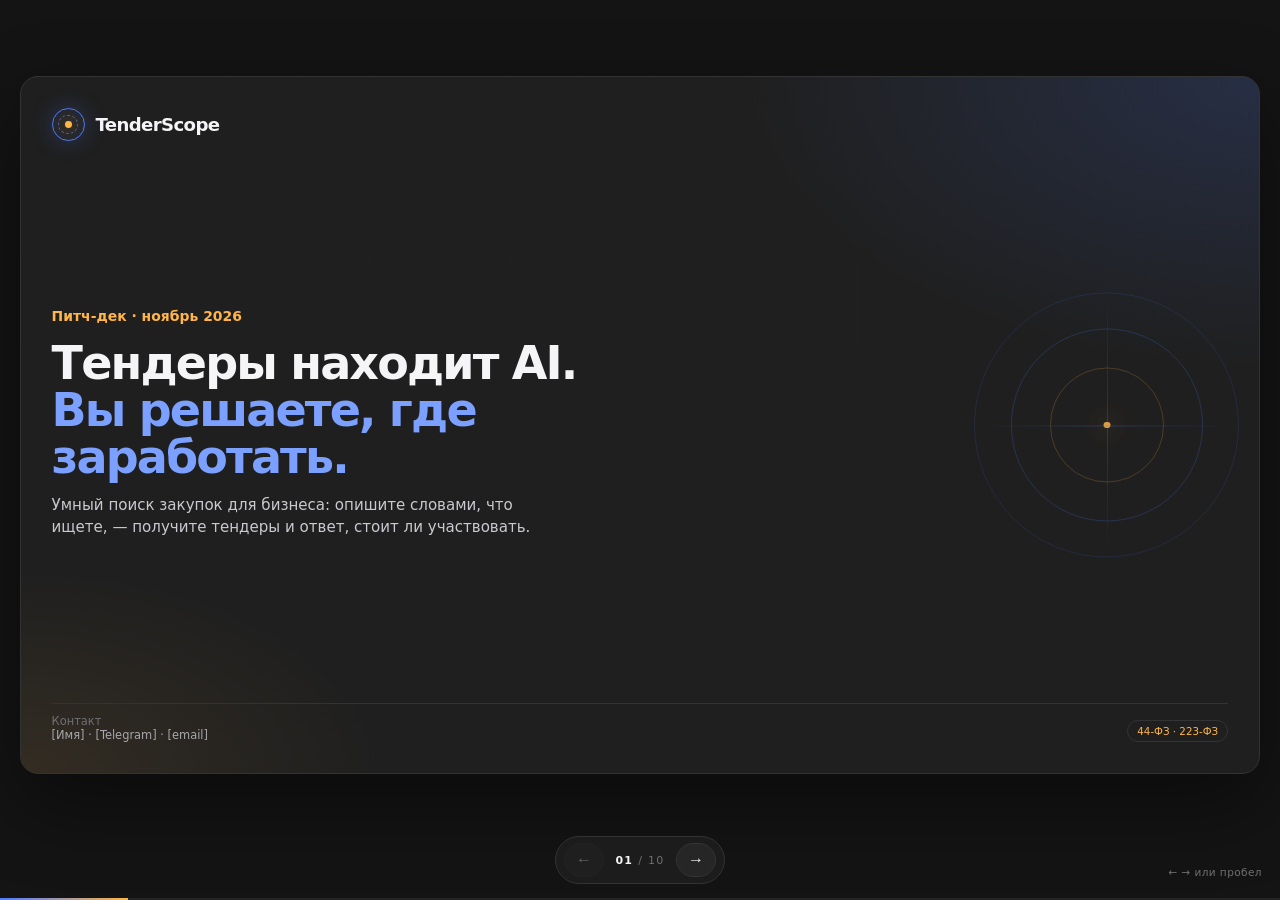
<file: docs/pitch/pitch-deck.html>
<!DOCTYPE html>
<html lang="ru">
<head>
<meta charset="utf-8">
<meta name="viewport" content="width=device-width, initial-scale=1">
<link rel="icon" href="../../landing/assets/favicon.svg" type="image/svg+xml">
<title>TenderScope — питч-дек</title>
<style>
  :root{
    --bg:#1F1F1F;
    --surface:#262626;
    --surface2:#2E2E2E;
    --border:#333333;
    --border-soft:#2A2A2A;
    --ink:#F5F5F7;
    --dim:#A7A7AD;
    --mute:#6F6F74;
    --blue:#4F7CFF;
    --blue2:#7BA0FF;
    --gold:#FFB547;
    --green:#3CCB7F;
    --red:#FF6B6B;
  }

  *{box-sizing:border-box;}
  html,body{margin:0;padding:0;}
  body{
    background:#141414;
    color:var(--ink);
    font-family:"Manrope","Segoe UI",system-ui,-apple-system,"Helvetica Neue",Arial,sans-serif;
    font-variant-numeric:tabular-nums;
    overflow:hidden;
  }

  .deck{
    width:100vw;
    height:100vh;
    display:grid;
    place-items:center;
    padding:20px 20px 70px;
  }

  .slide{
    width:min(calc(100vw - 40px), calc((100vh - 90px) * 16 / 9));
    aspect-ratio:16 / 9;
    background:var(--bg);
    border:1px solid var(--border);
    border-radius:18px;
    padding:clamp(20px, 3.4vmin, 48px);
    font-size:clamp(9px, 1.55vmin, 17px);
    display:none;
    flex-direction:column;
    position:relative;
    overflow:hidden;
    box-shadow:0 30px 80px rgba(0,0,0,.45);
  }
  .slide.is-active{display:flex;animation:fade .22s ease;}
  @keyframes fade{from{opacity:.3;transform:translateY(4px)}to{opacity:1;transform:none}}

  .slide::before{
    content:"";
    position:absolute;
    inset:0;
    pointer-events:none;
    background:
      radial-gradient(60% 60% at 100% 0%, rgba(79,124,255,.17), transparent 70%),
      radial-gradient(42% 42% at 0% 100%, rgba(255,181,71,.09), transparent 70%);
  }
  .slide::after{
    content:"";
    position:absolute;
    inset:0;
    pointer-events:none;
    opacity:.4;
    background-image:
      linear-gradient(rgba(255,255,255,.035) 1px, transparent 1px),
      linear-gradient(90deg, rgba(255,255,255,.035) 1px, transparent 1px);
    background-size:5em 5em;
    -webkit-mask-image:linear-gradient(180deg, rgba(0,0,0,.55), transparent 78%);
    mask-image:linear-gradient(180deg, rgba(0,0,0,.55), transparent 78%);
  }
  .slide > *{position:relative;z-index:1;}

  h1,h2,h3,p{margin:0;}
  h1{
    font-size:3.3em;
    line-height:1.02;
    letter-spacing:-.04em;
    font-weight:800;
  }
  h2{
    font-size:2.1em;
    line-height:1.08;
    letter-spacing:-.03em;
    font-weight:800;
    max-width:19em;
  }
  h3{font-size:1.02em;line-height:1.22;font-weight:750;}
  p{line-height:1.45;}
  .lead{
    font-size:1.08em;
    color:#C9C9CF;
    max-width:34em;
    line-height:1.45;
  }
  .accent{color:var(--blue2);}
  .gold{color:var(--gold);}
  .dim{color:var(--dim);}
  .mute{color:var(--mute);}

  .hyp{
    display:inline-block;
    margin-left:.35em;
    padding:.12em .5em;
    border-radius:999px;
    border:1px solid rgba(255,181,71,.35);
    background:rgba(255,181,71,.08);
    color:var(--gold);
    font-size:.62em;
    font-weight:650;
    letter-spacing:.03em;
    vertical-align:.18em;
    white-space:nowrap;
  }
  .fact{
    display:inline-block;
    align-self:flex-start;
    padding:.18em .65em;
    border-radius:999px;
    border:1px solid rgba(60,203,127,.3);
    background:rgba(60,203,127,.09);
    color:var(--green);
    font-size:.66em;
    font-weight:650;
    letter-spacing:.02em;
    white-space:nowrap;
  }

  .slide-top{
    display:flex;
    align-items:center;
    justify-content:space-between;
    gap:1em;
    font-size:.7em;
    letter-spacing:.13em;
    text-transform:uppercase;
    color:var(--mute);
    flex:0 0 auto;
  }
  .kicker{color:var(--gold);font-weight:700;}
  .page{font-variant-numeric:tabular-nums;white-space:nowrap;}

  .slide-body{
    flex:1 1 auto;
    min-height:0;
    display:flex;
    flex-direction:column;
    justify-content:center;
    gap:1.1em;
    padding:.6em 0;
  }

  .footnote{
    font-size:.68em;
    line-height:1.4;
    color:var(--mute);
    max-width:60em;
  }

  /* ---------- title ---------- */
  .title-top{display:flex;align-items:center;gap:.75em;flex:0 0 auto;}
  .brandmark{
    width:2.4em;height:2.4em;border-radius:50%;
    border:.13em solid var(--blue);
    display:grid;place-items:center;
    position:relative;
    flex:0 0 auto;
    box-shadow:0 0 1.6em rgba(79,124,255,.28), inset 0 0 1.2em rgba(79,124,255,.14);
  }
  .brandmark::before{
    content:"";width:.5em;height:.5em;border-radius:50%;
    background:var(--gold);
    box-shadow:0 0 1.1em rgba(255,181,71,.85);
  }
  .brandmark::after{
    content:"";position:absolute;inset:.42em;border-radius:50%;
    border:1px dashed rgba(123,160,255,.5);
  }
  .wordmark{font-weight:800;letter-spacing:-.035em;font-size:1.3em;}
  .title-main{
    margin-top:auto;margin-bottom:auto;
    display:flex;flex-direction:column;gap:1em;
    max-width:46em;
    padding:1em 0;
  }
  .title-main h1{max-width:13em;}
  .title-foot{
    display:flex;justify-content:space-between;align-items:flex-end;gap:1em;
    font-size:.82em;color:var(--dim);
    border-top:1px solid var(--border);
    padding-top:.9em;
    flex:0 0 auto;
  }
  .tag{
    border:1px solid var(--border);
    border-radius:999px;
    padding:.4em .9em;
    color:var(--gold);
    font-size:.9em;
    white-space:nowrap;
  }
  .title-orbit{
    position:absolute;
    right:1.4em;
    top:50%;
    width:19em;
    height:19em;
    transform:translateY(-50%);
    z-index:0;
    pointer-events:none;
    opacity:.85;
  }
  .title-orbit i{
    position:absolute;
    inset:0;
    border:1px solid rgba(79,124,255,.16);
    border-radius:50%;
  }
  .title-orbit i:nth-child(2){inset:2.6em;border-color:rgba(79,124,255,.26);}
  .title-orbit i:nth-child(3){inset:5.4em;border-color:rgba(255,181,71,.24);}
  .title-orbit::before{
    content:"";position:absolute;left:50%;top:0;bottom:0;width:1px;
    background:linear-gradient(transparent, rgba(79,124,255,.30), transparent);
  }
  .title-orbit::after{
    content:"";position:absolute;top:50%;left:0;right:0;height:1px;
    background:linear-gradient(90deg, transparent, rgba(79,124,255,.30), transparent);
  }
  .title-orbit span{
    position:absolute;left:50%;top:50%;
    width:.5em;height:.5em;border-radius:50%;
    background:var(--gold);
    transform:translate(-50%,-50%);
    box-shadow:0 0 1.6em rgba(255,181,71,.85);
  }

  /* ---------- cards ---------- */
  .grid-3{display:grid;grid-template-columns:repeat(3,1fr);gap:1em;}
  .grid-2{display:grid;grid-template-columns:1fr 1fr;gap:1em;}
  .card{
    background:linear-gradient(180deg, rgba(46,46,46,.92), rgba(38,38,38,.92));
    border:1px solid var(--border);
    border-radius:1em;
    padding:1.15em 1.2em;
    display:flex;flex-direction:column;gap:.55em;
    min-width:0;
  }
  .card p{font-size:.88em;color:var(--dim);}
  .card h3{font-size:1.02em;color:var(--ink);}
  .stat{font-size:2.45em;font-weight:800;letter-spacing:-.045em;line-height:1;color:var(--ink);}
  .stat.small{font-size:1.8em;}
  .num{
    font-size:.72em;font-weight:800;letter-spacing:.12em;color:var(--blue2);
  }
  .divider{height:1px;background:var(--border);margin:.1em 0;}

  /* ---------- product ---------- */
  .product{
    display:grid;
    grid-template-columns:1.18fr .82fr;
    gap:2em;
    align-items:center;
    min-height:0;
  }
  .steps{display:flex;flex-direction:column;gap:.55em;}
  .step{
    display:grid;
    grid-template-columns:1.9em 1fr;
    gap:.7em;
    align-items:start;
    padding:.55em .8em;
    border-left:2px solid var(--border);
    border-radius:0 .5em .5em 0;
  }
  .step.active{border-left-color:var(--blue);background:rgba(79,124,255,.07);}
  .step-num{font-weight:800;color:var(--blue2);font-size:.9em;line-height:1.35;}
  .step h3{font-size:.95em;}
  .step p{font-size:.78em;color:var(--dim);margin-top:.15em;line-height:1.35;}

  .phone{
    width:min(100%,17.5em);
    aspect-ratio:9 / 17.2;
    margin:0 auto;
    background:#171717;
    border:1px solid #3b3b3b;
    border-radius:2em;
    padding:1em .9em;
    display:flex;flex-direction:column;gap:.65em;
    box-shadow:0 1.5em 3em rgba(0,0,0,.45), inset 0 0 0 1px rgba(255,255,255,.02);
    overflow:hidden;
  }
  .phone-top{height:.3em;width:34%;background:#3b3b3b;border-radius:999px;margin:0 auto .15em;flex:0 0 auto;}
  .bubble{
    align-self:flex-end;
    max-width:88%;
    background:rgba(79,124,255,.17);
    border:1px solid rgba(79,124,255,.35);
    border-radius:.9em .9em .2em .9em;
    padding:.65em .7em;
    font-size:.68em;
    line-height:1.35;
    color:#E7EBFF;
  }
  .tender-mock{
    background:var(--surface);
    border:1px solid var(--border);
    border-radius:.8em;
    padding:.7em;
    font-size:.64em;
    display:flex;flex-direction:column;gap:.45em;
  }
  .mock-top{display:flex;align-items:center;justify-content:space-between;gap:.5em;}
  .mock-score{font-size:1.45em;font-weight:800;color:var(--green);line-height:1;}
  .chip{
    display:inline-block;
    padding:.22em .55em;
    border-radius:999px;
    font-size:.82em;
    background:rgba(60,203,127,.14);
    color:var(--green);
    border:1px solid rgba(60,203,127,.3);
    white-space:nowrap;
  }
  .chip.blue{background:rgba(79,124,255,.14);color:var(--blue2);border-color:rgba(79,124,255,.32);}
  .line{height:.42em;border-radius:999px;background:#3a3a3a;}
  .w85{width:85%}.w70{width:70%}.w55{width:55%}.w40{width:40%}
  .phone-note{margin-top:auto;font-size:.58em;color:var(--mute);text-align:center;line-height:1.35;}

  /* ---------- market ---------- */
  .funnel{display:flex;flex-direction:column;gap:.65em;}
  .funnel-row{
    display:grid;
    grid-template-columns:6.4em 1fr 10.4em;
    gap:1em;
    align-items:center;
  }
  .funnel-label{font-weight:800;color:var(--blue2);font-size:.88em;letter-spacing:.02em;}
  .bar-track{
    height:2.1em;
    background:#232323;
    border:1px solid var(--border);
    border-radius:.45em;
    overflow:hidden;
  }
  .bar-fill{
    height:100%;
    border-radius:.4em;
    background:linear-gradient(90deg, var(--blue), var(--blue2));
  }
  .bar-fill.gold{background:linear-gradient(90deg, #D8922F, var(--gold));}
  .funnel-value{text-align:right;font-weight:800;font-size:1.02em;white-space:nowrap;}
  .funnel-value span{display:block;font-size:.55em;color:var(--mute);font-weight:600;margin-top:.15em;}
  .assumptions{display:grid;grid-template-columns:1fr 1fr;gap:.45em 1.4em;}
  .assumption{font-size:.72em;color:var(--dim);line-height:1.35;display:grid;grid-template-columns:1.8em 1fr;gap:.35em;}
  .assumption b{color:var(--gold);font-size:.95em;}

  /* ---------- matrix ---------- */
  .matrix-wrap{display:grid;grid-template-columns:1.22fr .78fr;gap:1.5em;align-items:center;min-height:0;}
  .matrix{
    position:relative;
    aspect-ratio:1.35 / 1;
    background:
      linear-gradient(90deg, rgba(79,124,255,.07), transparent 45%, rgba(255,181,71,.06)),
      #202020;
    border:1px solid var(--border);
    border-radius:1em;
    margin:2.2em 0 .4em 2.8em;
  }
  .matrix::before{
    content:"";position:absolute;left:50%;top:0;bottom:0;width:1px;background:var(--border);
  }
  .matrix::after{
    content:"";position:absolute;left:0;right:0;top:50%;height:1px;background:var(--border);
  }
  .axis-x{
    position:absolute;left:50%;bottom:-1.9em;transform:translateX(-50%);
    font-size:.62em;letter-spacing:.1em;text-transform:uppercase;color:var(--mute);white-space:nowrap;
  }
  .axis-y{
    position:absolute;left:-2.6em;top:50%;transform:rotate(-90deg) translateX(50%);
    transform-origin:left center;
    font-size:.62em;letter-spacing:.1em;text-transform:uppercase;color:var(--mute);white-space:nowrap;
  }
  .quad{
    position:absolute;font-size:.56em;letter-spacing:.06em;text-transform:uppercase;color:#5C5C62;line-height:1.3;
  }
  .q-tl{left:.8em;top:.7em;}
  .q-tr{right:.8em;top:.7em;text-align:right;}
  .q-bl{left:.8em;bottom:.7em;}
  .q-br{right:.8em;bottom:.7em;text-align:right;}
  .dot{position:absolute;width:.68em;height:.68em;border-radius:50%;transform:translate(-50%,50%);}
  .dot i{display:block;width:100%;height:100%;border-radius:50%;background:#8A8A91;border:1px solid #B8B8BE;}
  .dot span{
    position:absolute;left:1.15em;top:50%;transform:translateY(-50%);
    font-size:.68em;color:var(--dim);white-space:nowrap;
  }
  .dot.right span{left:auto;right:1.15em;text-align:right;}
  .dot.main i{
    background:var(--blue);
    border-color:var(--blue2);
    box-shadow:0 0 0 .25em rgba(79,124,255,.16), 0 0 1.3em rgba(79,124,255,.7);
  }
  .dot.main span{color:var(--ink);font-weight:800;}
  .dot.main::after{
    content:"";position:absolute;inset:-.45em;border-radius:50%;border:1px solid rgba(255,181,71,.45);
  }
  .honest{
    border:1px solid rgba(255,181,71,.24);
    background:rgba(255,181,71,.05);
    border-radius:.9em;
    padding:.95em 1em;
    display:flex;flex-direction:column;gap:.45em;
  }
  .honest h3{font-size:.8em;color:var(--gold);text-transform:uppercase;letter-spacing:.1em;}
  .honest p{font-size:.76em;color:var(--dim);line-height:1.4;}
  .honest p b{color:var(--ink);font-weight:700;}

  /* ---------- business model ---------- */
  .plans{display:grid;grid-template-columns:1fr 1fr;gap:.9em;}
  .plan{
    border:1px solid var(--border);
    background:rgba(38,38,38,.88);
    border-radius:1em;
    padding:1em 1.15em;
    display:flex;flex-direction:column;gap:.4em;
  }
  .plan.pro{
    border-color:rgba(79,124,255,.55);
    background:linear-gradient(180deg, rgba(79,124,255,.13), rgba(38,38,38,.9));
    box-shadow:0 0 2.5em rgba(79,124,255,.12);
  }
  .plan-head{display:flex;align-items:center;justify-content:space-between;gap:.6em;}
  .plan-name{font-size:.74em;letter-spacing:.12em;text-transform:uppercase;color:var(--mute);font-weight:700;}
  .plan.pro .plan-name{color:var(--blue2);}
  .plan-price{font-size:1.85em;font-weight:800;letter-spacing:-.04em;line-height:1;}
  .plan-price small{font-size:.38em;color:var(--dim);font-weight:600;letter-spacing:0;}
  .plan ul{
    margin:.45em 0 0;padding-left:1.05em;
    color:var(--dim);font-size:.79em;line-height:1.5;
  }
  .plan li::marker{color:var(--blue2);}
  .metrics{display:grid;grid-template-columns:repeat(6,1fr);gap:.55em;}
  .metric{
    background:rgba(38,38,38,.85);
    border:1px solid var(--border-soft);
    border-radius:.7em;
    padding:.55em .4em;
    text-align:center;
    min-width:0;
  }
  .metric b{display:block;font-size:1.08em;letter-spacing:-.02em;line-height:1.2;}
  .metric span{display:block;font-size:.6em;color:var(--mute);line-height:1.3;margin-top:.2em;}

  /* ---------- traction ---------- */
  .traction{display:grid;grid-template-columns:1fr 1fr;gap:1em;min-height:0;}
  .tcol{
    border:1px solid var(--border);
    border-radius:.9em;
    padding:.85em 1em;
    background:rgba(38,38,38,.75);
  }
  .tcol h3{font-size:.68em;text-transform:uppercase;letter-spacing:.12em;margin-bottom:.45em;}
  .tcol.yes h3{color:var(--green);}
  .tcol.no h3{color:var(--gold);}
  .tcol ul{list-style:none;padding:0;margin:0;display:grid;gap:.3em;}
  .tcol li{
    font-size:.73em;color:var(--dim);line-height:1.32;
    display:grid;grid-template-columns:1.15em 1fr;gap:.35em;
  }
  .tcol.yes li::before{content:"✓";color:var(--green);font-weight:800;}
  .tcol.no li::before{content:"—";color:var(--mute);font-weight:800;}
  .roadmap{display:grid;grid-template-columns:repeat(3,1fr);gap:.65em;margin-top:.15em;}
  .phase{
    border-top:2px solid var(--border);
    padding-top:.5em;
  }
  .phase:nth-child(1){border-top-color:var(--blue);}
  .phase:nth-child(2){border-top-color:var(--blue2);}
  .phase:nth-child(3){border-top-color:var(--gold);}
  .phase b{display:block;font-size:.61em;letter-spacing:.1em;text-transform:uppercase;color:var(--mute);margin-bottom:.2em;}
  .phase p{font-size:.71em;color:var(--dim);line-height:1.35;}

  /* ---------- team ---------- */
  .team{display:grid;grid-template-columns:repeat(4,1fr);gap:.75em;}
  .person{
    border:1px solid var(--border);
    background:rgba(38,38,38,.8);
    border-radius:.9em;
    padding:1em .9em;
    display:flex;flex-direction:column;gap:.35em;
    min-width:0;
  }
  .avatar{
    width:2.8em;height:2.8em;border-radius:50%;
    border:1px dashed rgba(79,124,255,.55);
    background:rgba(79,124,255,.1);
    display:grid;place-items:center;
    color:var(--blue2);font-weight:800;font-size:.82em;
    margin-bottom:.4em;
  }
  .person h3{font-size:.88em;}
  .person .role{font-size:.66em;color:var(--gold);letter-spacing:.05em;text-transform:uppercase;line-height:1.25;}
  .person p{font-size:.71em;color:var(--dim);line-height:1.35;}
  .placeholder{
    display:block;margin-top:auto;padding-top:.45em;
    border-top:1px dashed var(--border);
    font-size:.65em;color:var(--mute);line-height:1.3;
  }
  .team-note{
    font-size:.72em;color:var(--mute);line-height:1.4;
    border-left:2px solid rgba(255,181,71,.5);
    padding-left:.8em;max-width:52em;
  }

  /* ---------- ask ---------- */
  .ask{display:grid;grid-template-columns:.86fr 1.14fr;gap:1.7em;align-items:center;min-height:0;}
  .ask-left{display:flex;flex-direction:column;gap:.55em;}
  .ask-sum{font-size:3.9em;font-weight:800;letter-spacing:-.055em;line-height:.94;}
  .ask-sum small{display:block;font-size:.25em;color:var(--dim);font-weight:600;letter-spacing:0;margin-top:.5em;line-height:1.3;}
  .ask-left p{font-size:.82em;color:var(--dim);line-height:1.45;}
  .budget{display:flex;flex-direction:column;gap:.5em;}
  .budget-row{
    display:grid;
    grid-template-columns:10.2em 1fr 5.4em;
    gap:.65em;align-items:center;
    font-size:.7em;
  }
  .budget-name{color:var(--dim);line-height:1.25;}
  .budget-bar{height:.62em;background:#232323;border-radius:999px;overflow:hidden;border:1px solid #2E2E2E;}
  .budget-bar i{display:block;height:100%;border-radius:999px;background:linear-gradient(90deg,var(--blue),var(--blue2));}
  .budget-bar i.gold{background:linear-gradient(90deg,#D8922F,var(--gold));}
  .budget-val{text-align:right;font-weight:750;color:var(--ink);white-space:nowrap;}
  .result{
    display:grid;grid-template-columns:repeat(3,1fr);gap:.55em;
    margin-top:.35em;
  }
  .result div{
    background:rgba(79,124,255,.08);
    border:1px solid rgba(79,124,255,.22);
    border-radius:.65em;
    padding:.5em .6em;
  }
  .result b{display:block;font-size:1.05em;line-height:1.2;}
  .result span{display:block;font-size:.6em;color:var(--mute);line-height:1.3;margin-top:.15em;}
  .contact{
    font-size:.72em;color:var(--dim);
    border-top:1px solid var(--border);
    padding-top:.6em;
  }

  /* ---------- HUD ---------- */
  .hud{
    position:fixed;left:50%;bottom:16px;transform:translateX(-50%);
    display:flex;align-items:center;gap:8px;
    background:rgba(31,31,31,.9);
    border:1px solid var(--border);
    border-radius:999px;
    padding:6px 8px;
    z-index:20;
    -webkit-backdrop-filter:blur(10px);
    backdrop-filter:blur(10px);
  }
  .hud button{
    width:40px;height:34px;
    border-radius:999px;
    border:1px solid var(--border);
    background:#262626;
    color:var(--ink);
    font-size:16px;line-height:1;
    cursor:pointer;
    transition:border-color .15s, color .15s, background .15s;
  }
  .hud button:hover:not(:disabled){border-color:var(--blue);color:var(--blue2);background:#2C2C2C;}
  .hud button:focus-visible{outline:2px solid var(--blue2);outline-offset:2px;}
  .hud button:disabled{opacity:.32;cursor:default;}
  .counter{
    min-width:56px;text-align:center;
    font-size:11px;letter-spacing:.12em;color:var(--mute);
  }
  .counter b{color:var(--ink);font-weight:750;}
  .progress{
    position:fixed;left:0;bottom:0;height:2px;width:100%;
    background:#232323;z-index:21;
  }
  .progress i{
    display:block;height:100%;width:10%;
    background:linear-gradient(90deg,var(--blue),var(--gold));
    transition:width .18s ease;
  }
  .hint{
    position:fixed;right:18px;bottom:22px;
    font-size:10.5px;color:var(--mute);letter-spacing:.04em;z-index:20;
  }
  .sr-only{
    position:absolute;width:1px;height:1px;padding:0;margin:-1px;
    overflow:hidden;clip:rect(0,0,0,0);white-space:nowrap;border:0;
  }

  @media (max-width:900px){
    .hint{display:none;}
    .title-orbit{display:none;}
    .product{grid-template-columns:1fr;}
    .phone{display:none;}
    .matrix-wrap{grid-template-columns:1fr;}
    .honest{display:none;}
    .ask{grid-template-columns:1fr;}
    .metrics{grid-template-columns:repeat(3,1fr);}
    .team{grid-template-columns:repeat(2,1fr);}
  }

  /* ---------- print: one 16:9 slide per landscape page ---------- */
  @media print{
    @page{size:16in 9in;margin:0;}

    html,body{
      width:auto;height:auto;
      overflow:visible;
      background:#fff;
    }
    body{-webkit-print-color-adjust:exact;print-color-adjust:exact;}

    .deck{
      display:block;
      width:auto;height:auto;
      padding:0;
    }
    .slide{
      display:flex !important;
      width:100vw;
      height:56.25vw;
      aspect-ratio:auto;
      border:0;
      border-radius:0;
      padding:14mm 18mm;
      font-size:10.5pt;
      box-shadow:none;
      overflow:hidden;
      page-break-after:always;
      break-after:page;
      page-break-inside:avoid;
      break-inside:avoid;
      -webkit-print-color-adjust:exact;
      print-color-adjust:exact;
    }
    .slide:last-of-type{page-break-after:auto;break-after:auto;}
    .slide.is-active{animation:none;}
    .hud,.hint,.progress{display:none !important;}
  }
</style>
</head>
<body>

<main class="deck" id="deck" aria-label="Презентация TenderScope">

  <!-- 01 -->
  <section class="slide slide-title is-active" data-slide="1" aria-hidden="false">
    <div class="title-orbit" aria-hidden="true"><i></i><i></i><i></i><span></span></div>
    <div class="title-top">
      <div class="brandmark" aria-hidden="true"></div>
      <span class="wordmark">TenderScope</span>
    </div>
    <div class="title-main">
      <p class="kicker">Питч-дек · ноябрь 2026</p>
      <h1>Тендеры находит AI.<br><span class="accent">Вы решаете, где заработать.</span></h1>
      <p class="lead">Умный поиск закупок для бизнеса: опишите словами, что ищете, — получите тендеры и ответ, стоит ли участвовать.</p>
    </div>
    <div class="title-foot">
      <div><span class="mute">Контакт</span><br>[Имя] · [Telegram] · [email]</div>
      <div class="tag">44-ФЗ · 223-ФЗ</div>
    </div>
  </section>

  <!-- 02 -->
  <section class="slide" data-slide="2" aria-hidden="true">
    <div class="slide-top"><span class="kicker">02 · Проблема</span><span class="page">02 / 10</span></div>
    <div class="slide-body">
      <h2>Малому бизнесу нужен тендерный отдел.<br><span class="accent">Но он не может его себе позволить.</span></h2>
      <p class="lead">ИП и малые ООО ищут закупки вручную, читают десятки документов и узнают о проблемах уже после подачи заявки.</p>
      <div class="grid-3">
        <div class="card">
          <div class="stat">2–3 ч</div>
          <p>в день на ручной поиск, чтение извещений и документов<span class="hyp">гипотеза</span></p>
        </div>
        <div class="card">
          <div class="stat">150k+ ₽</div>
          <p>в месяц стоит минимальный тендерный специалист или отдел<span class="hyp">гипотеза</span></p>
        </div>
        <div class="card">
          <div class="stat">1 из 5</div>
          <p>закупок малый бизнес пропускает из-за объёма, сроков и нехватки людей<span class="hyp">гипотеза</span></p>
        </div>
      </div>
      <p class="footnote">Цифры боли — рабочие гипотезы. Проверяем на 20–30 интервью с ИП и малыми ООО до защиты.</p>
    </div>
  </section>

  <!-- 03 -->
  <section class="slide" data-slide="3" aria-hidden="true">
    <div class="slide-top"><span class="kicker">03 · Решение</span><span class="page">03 / 10</span></div>
    <div class="slide-body">
      <h2>Опишите закупку словами.<br><span class="accent">Получите не список, а решение.</span></h2>
      <p class="lead">TenderScope — AI-сервис, который превращает описание задачи в фильтры, мониторит zakupki.gov.ru и объясняет, стоит ли участвовать.</p>
      <div class="grid-3">
        <div class="card">
          <span class="num">01</span>
          <h3>Понимает язык</h3>
          <p>«Ремонт школ в Москве до 5 млн» → готовый профиль поиска. Без конструктора фильтров.</p>
        </div>
        <div class="card">
          <span class="num">02</span>
          <h3>Читает документы</h3>
          <p>AI разбирает ТЗ, риски и требования, а не только заголовок карточки.</p>
        </div>
        <div class="card">
          <span class="num">03</span>
          <h3>Стоит 999 ₽</h3>
          <p>Вместо тендерного отдела — подписка для одного предпринимателя.</p>
        </div>
      </div>
    </div>
  </section>

  <!-- 04 -->
  <section class="slide" data-slide="4" aria-hidden="true">
    <div class="slide-top"><span class="kicker">04 · Продукт</span><span class="page">04 / 10</span></div>
    <div class="slide-body">
      <h2>От фразы до решения — четыре шага.</h2>
      <div class="product">
        <div class="steps">
          <div class="step active">
            <span class="step-num">01</span>
            <div><h3>Опишите словами</h3><p>«Ищу ремонт школ в Москве до 5 млн ₽».</p></div>
          </div>
          <div class="step">
            <span class="step-num">02</span>
            <div><h3>AI собирает фильтры</h3><p>Регион, цена, ключевые слова, стадия закупки, закон.</p></div>
          </div>
          <div class="step">
            <span class="step-num">03</span>
            <div><h3>Сервис отслеживает ЕИС</h3><p>Новые закупки по 44-ФЗ и 223-ФЗ попадают в ленту; компоненты push есть в коде, но E2E-доставка на устройстве ещё не подтверждена.</p></div>
          </div>
          <div class="step">
            <span class="step-num">04</span>
            <div><h3>AI даёт вердикт</h3><p>«Участвовать / проверить / пропустить», оценка, риски, требования.</p></div>
          </div>
          <span class="fact">MVP собран end-to-end · проверен на живых данных</span>
        </div>
        <div class="phone" aria-label="Мокап экрана приложения">
          <div class="phone-top"></div>
          <div class="bubble">Ищу ремонт школ в Москве до 5 млн ₽</div>
          <div class="tender-mock">
            <div class="mock-top">
              <span class="chip blue">Ремонт · Москва</span>
              <span class="mock-score">78</span>
            </div>
            <div class="line w85"></div>
            <div class="line w70"></div>
            <div class="line w55"></div>
            <div class="mock-top">
              <span class="chip">Участвовать</span>
              <span class="mute">риски: 1</span>
            </div>
          </div>
          <div class="tender-mock">
            <div class="line w70"></div>
            <div class="line w85"></div>
            <div class="line w40"></div>
          </div>
          <div class="phone-note">Мокап интерфейса · демо на защите</div>
        </div>
      </div>
    </div>
  </section>

  <!-- 05 -->
  <section class="slide" data-slide="5" aria-hidden="true">
    <div class="slide-top"><span class="kicker">05 · Рынок</span><span class="page">05 / 10</span></div>
    <div class="slide-body">
      <h2>Рынок считаем снизу вверх.<br><span class="accent">Это гипотеза, не факт.</span></h2>
      <div class="funnel">
        <div class="funnel-row">
          <span class="funnel-label">TAM</span>
          <div class="bar-track"><div class="bar-fill" style="width:100%"></div></div>
          <div class="funnel-value">≈ 7,2 млрд ₽/год<span>600 000 × 999 ₽ × 12</span></div>
        </div>
        <div class="funnel-row">
          <span class="funnel-label">SAM</span>
          <div class="bar-track"><div class="bar-fill" style="width:60%"></div></div>
          <div class="funnel-value">≈ 0,86 млрд ₽/год<span>600 000 × 60% × 20% × 999 ₽ × 12</span></div>
        </div>
        <div class="funnel-row">
          <span class="funnel-label">SOM · 3 года</span>
          <div class="bar-track"><div class="bar-fill gold" style="width:12%"></div></div>
          <div class="funnel-value">≈ 24 млн ₽/год<span>2 000 × 999 ₽ × 12 · ≈2,8% SAM</span></div>
        </div>
      </div>
      <div class="assumptions">
        <div class="assumption"><b>A1</b><span>600 тыс. активных ИП и малых ООО участвуют в 44-ФЗ/223-ФЗ. <span class="gold">Гипотеза</span></span></div>
        <div class="assumption"><b>A2</b><span>60% не имеют тендерного отдела и ищут вручную. <span class="gold">Гипотеза</span></span></div>
        <div class="assumption"><b>A3</b><span>20% готовы платить за специализированный сервис. <span class="gold">Гипотеза</span></span></div>
        <div class="assumption"><b>A4</b><span>ARPU — 999 ₽/мес; годовая подписка не применяется. <span class="gold">Гипотеза</span></span></div>
      </div>
      <p class="footnote">Это рынок подписок на мониторинг в нашем ценовом сегменте, а не объём госзакупок. Полосы — схема, не в масштабе. Допущения проверяем по ЕИС/ФНС и интервью.</p>
    </div>
  </section>

  <!-- 06 -->
  <section class="slide" data-slide="6" aria-hidden="true">
    <div class="slide-top"><span class="kicker">06 · Конкуренты</span><span class="page">06 / 10</span></div>
    <div class="slide-body">
      <h2>Дешёвые не объясняют. Умные — дорогие.<br><span class="accent">Мы посередине.</span></h2>
      <div class="matrix-wrap">
        <div class="matrix" aria-label="Матрица конкурентов: цена и глубина AI-рекомендации">
          <span class="axis-x">Цена →</span>
          <span class="axis-y">Глубина AI-рекомендации →</span>
          <span class="quad q-tl">Дёшево<br>и умно</span>
          <span class="quad q-tr">Дорого<br>и умно</span>
          <span class="quad q-bl">Дёшево<br>и просто</span>
          <span class="quad q-br">Дорого<br>и просто</span>

          <span class="dot" style="left:18%;bottom:16%"><i></i><span>Ручной поиск</span></span>
          <span class="dot" style="left:32%;bottom:34%"><i></i><span>ChatGPT</span></span>
          <span class="dot right" style="left:72%;bottom:56%"><i></i><span>Тендерплан</span></span>
          <span class="dot right" style="left:86%;bottom:46%"><i></i><span>Контур</span></span>
          <span class="dot main" style="left:26%;bottom:82%"><i></i><span>TenderScope</span></span>
        </div>
        <div class="honest">
          <h3>Честно о слабых местах</h3>
          <p>У нас <b>нет публичных пользователей, бренда и покрытия коммерческих площадок</b>. Тендерплан и Контур сильнее в аналитике, поддержке и продажах.</p>
          <p>Мы выигрываем там, где нужен быстрый ответ <b>«идти или нет» за 999 ₽</b>, а не дашборд за десятки тысяч.</p>
        </div>
      </div>
    </div>
  </section>

  <!-- 07 -->
  <section class="slide" data-slide="7" aria-hidden="true">
    <div class="slide-top"><span class="kicker">07 · Бизнес-модель</span><span class="page">07 / 10</span></div>
    <div class="slide-body">
      <h2>999 ₽/мес — цена решения,<br><span class="accent">а не ещё одного поисковика.</span></h2>
      <div class="plans">
        <div class="plan">
          <div class="plan-head"><span class="plan-name">Free</span><span class="plan-price">0 ₽</span></div>
          <ul>
            <li>1 профиль поиска</li>
            <li>5 сообщений в чат в день</li>
            <li>История 7 дней · 1 регион</li>
            <li>Универсальная AI-оценка</li>
          </ul>
        </div>
        <div class="plan pro">
          <div class="plan-head"><span class="plan-name">Pro</span><span class="plan-price">999 ₽<small>/мес</small></span></div>
          <ul>
            <li>10 профилей · все регионы</li>
            <li>Чат без лимита · история 90 дней</li>
            <li>Персональная AI-оценка</li>
            <li>Глубокий разбор документов</li>
          </ul>
        </div>
      </div>
      <div class="metrics">
        <div class="metric"><b>999 ₽</b><span>ARPU</span></div>
        <div class="metric"><b>≈ 85%</b><span>валовая маржа</span></div>
        <div class="metric"><b>2–3 тыс. ₽</b><span>CAC</span></div>
        <div class="metric"><b>≈ 17 тыс. ₽</b><span>LTV</span></div>
        <div class="metric"><b>6–8x</b><span>LTV / CAC</span></div>
        <div class="metric"><b>≈ 3 мес.</b><span>окупаемость CAC</span></div>
      </div>
      <p class="footnote">Юнит-экономика — модель, не факт: отток 5%/мес., конверсия Free → Pro 3–5%, переменные расходы ≈ 150 ₽/пользователь/мес. Проверяем на первых когортах.</p>
    </div>
  </section>

  <!-- 08 -->
  <section class="slide" data-slide="8" aria-hidden="true">
    <div class="slide-top"><span class="kicker">08 · Traction и роадмап</span><span class="page">08 / 10</span></div>
    <div class="slide-body">
      <h2>Продукт готов.<br><span class="accent">Пользователей и выручки пока нет.</span></h2>
      <div class="traction">
        <div class="tcol yes">
          <h3>Уже работает · факт</h3>
          <ul>
            <li>MVP end-to-end: профили, чат → фильтры, лента, сохранённые</li>
            <li>Парсинг 44-ФЗ и 223-ФЗ с zakupki.gov.ru на живых данных</li>
            <li>Быстрый AI-скоринг + персональная оценка для Pro</li>
            <li>Глубокий анализ документов: сводка, риски, требования, вердикт</li>
            <li>Аналитика заказчика: контракты, статистика, AI-портрет</li>
            <li>Auth, лимиты Free/Pro, ЮKassa scaffold, наблюдаемость парсеров</li>
          </ul>
        </div>
        <div class="tcol no">
          <h3>Чего нет · честно</h3>
          <ul>
            <li>Публичных пользователей: 0</li>
            <li>Выручки: 0</li>
            <li>Листингов в RuStore / Google Play / App Store</li>
            <li>Боевого платежа: кабинет ЮKassa не настроен</li>
            <li>Подтверждённой доставки push end-to-end</li>
            <li>Публичного деплоя</li>
          </ul>
        </div>
      </div>
      <div class="roadmap">
        <div class="phase"><b>0–3 мес. · гипотеза</b><p>Блокеры, деплой в РФ, RuStore, 20–30 интервью, первый платёж</p></div>
        <div class="phase"><b>3–6 мес. · гипотеза</b><p>Платный Pro, push, onboarding/paywall, 100 платящих</p></div>
        <div class="phase"><b>6–12 мес. · гипотеза</b><p>Google Play, пилот коммерческих площадок, 500–800 платящих</p></div>
      </div>
    </div>
  </section>

  <!-- 09 -->
  <section class="slide" data-slide="9" aria-hidden="true">
    <div class="slide-top"><span class="kicker">09 · Команда</span><span class="page">09 / 10</span></div>
    <div class="slide-body">
      <h2>Команда: [N] человек.<br><span class="accent">Имена и опыт — заполнить до защиты.</span></h2>
      <div class="team">
        <div class="person">
          <div class="avatar">01</div>
          <h3>Продукт / CEO</h3>
          <div class="role">Стратегия и продажи</div>
          <p>Позиционирование, партнёрства, инвесторы, первый сегмент.</p>
          <span class="placeholder">[Имя, фамилия]<br>[опыт и ссылка]</span>
        </div>
        <div class="person">
          <div class="avatar">02</div>
          <h3>Бэкенд / CTO</h3>
          <div class="role">Платформа и данные</div>
          <p>.NET, PostgreSQL, парсинг ЕИС, S3, инфраструктура.</p>
          <span class="placeholder">[Имя, фамилия]<br>[опыт и ссылка]</span>
        </div>
        <div class="person">
          <div class="avatar">03</div>
          <h3>Flutter</h3>
          <div class="role">Мобильный продукт</div>
          <p>Экраны, UX, магазины, платежный flow.</p>
          <span class="placeholder">[Имя, фамилия]<br>[опыт и ссылка]</span>
        </div>
        <div class="person">
          <div class="avatar">04</div>
          <h3>AI / рост</h3>
          <div class="role">Модели и каналы</div>
          <p>Промпты, скоринг, аналитика заказчика, привлечение.</p>
          <span class="placeholder">[Имя, фамилия]<br>[опыт и ссылка]</span>
        </div>
      </div>
      <p class="team-note">Это роли, а не подтверждённые биографии. Мы не придумываем людей и опыт: перед защитой заменяем placeholders на реальные имена и ссылки.</p>
    </div>
  </section>

  <!-- 10 -->
  <section class="slide" data-slide="10" aria-hidden="true">
    <div class="slide-top"><span class="kicker">10 · Ask</span><span class="page">10 / 10</span></div>
    <div class="slide-body">
      <h2>Нужно 3,6 млн ₽ на 12 месяцев.</h2>
      <div class="ask">
        <div class="ask-left">
          <div class="ask-sum">3,6 млн ₽<small>Чтобы выйти на первые 500–800 платящих Pro и проверить юнит-экономику. Цель — гипотеза.</small></div>
          <p>Бюджет bottom-up, без «размытых» статей. Резерв — 10% на задержки и модерацию.</p>
          <div class="result">
            <div><b>500–800</b><span>платящих Pro</span></div>
            <div><b>6–9,6 млн</b><span>ARR, ₽/год</span></div>
            <div><b>0,5–0,8 млн</b><span>MRR, ₽/мес.</span></div>
          </div>
        </div>
        <div class="budget">
          <div class="budget-row"><span class="budget-name">Разработка</span><div class="budget-bar"><i style="width:33%"></i></div><span class="budget-val">1 200 000 ₽</span></div>
          <div class="budget-row"><span class="budget-name">Маркетинг</span><div class="budget-bar"><i style="width:42%"></i></div><span class="budget-val">1 500 000 ₽</span></div>
          <div class="budget-row"><span class="budget-name">Инфраструктура</span><div class="budget-bar"><i style="width:5%"></i></div><span class="budget-val">180 000 ₽</span></div>
          <div class="budget-row"><span class="budget-name">GPT-расходы</span><div class="budget-bar"><i style="width:5%"></i></div><span class="budget-val">180 000 ₽</span></div>
          <div class="budget-row"><span class="budget-name">Юридика и платежи</span><div class="budget-bar"><i style="width:5%"></i></div><span class="budget-val">180 000 ₽</span></div>
          <div class="budget-row"><span class="budget-name">Резерв 10%</span><div class="budget-bar"><i class="gold" style="width:10%"></i></div><span class="budget-val">360 000 ₽</span></div>
          <div class="budget-row"><span class="budget-name"><b>Итого</b></span><div class="budget-bar"><i style="width:100%"></i></div><span class="budget-val"><b>3 600 000 ₽</b></span></div>
        </div>
      </div>
      <div class="contact">Контакт: [Имя] · [Telegram] · [email] · tenderscope.ru</div>
    </div>
  </section>

</main>

<nav class="hud" aria-label="Навигация по слайдам">
  <button id="prev" type="button" aria-label="Предыдущий слайд">←</button>
  <div class="counter" aria-live="polite"><b id="current">01</b> / 10</div>
  <button id="next" type="button" aria-label="Следующий слайд">→</button>
</nav>
<div class="progress" aria-hidden="true"><i id="bar"></i></div>
<div class="hint">← → или пробел</div>

<script>
(function () {
  var slides = Array.prototype.slice.call(document.querySelectorAll('.slide'));
  var current = document.getElementById('current');
  var bar = document.getElementById('bar');
  var prev = document.getElementById('prev');
  var next = document.getElementById('next');
  var index = 0;

  function pad(n) {
    return n < 10 ? '0' + n : String(n);
  }

  function show(i) {
    index = Math.max(0, Math.min(slides.length - 1, i));
    slides.forEach(function (slide, n) {
      var active = n === index;
      slide.classList.toggle('is-active', active);
      slide.setAttribute('aria-hidden', active ? 'false' : 'true');
    });
    current.textContent = pad(index + 1);
    bar.style.width = ((index + 1) / slides.length * 100) + '%';
    prev.disabled = index === 0;
    next.disabled = index === slides.length - 1;
  }

  prev.addEventListener('click', function () { show(index - 1); });
  next.addEventListener('click', function () { show(index + 1); });

  document.addEventListener('keydown', function (event) {
    if (event.altKey || event.ctrlKey || event.metaKey) return;

    switch (event.key) {
      case 'ArrowRight':
      case ' ':
      case 'Spacebar':
      case 'PageDown':
        event.preventDefault();
        show(index + 1);
        break;
      case 'ArrowLeft':
      case 'PageUp':
      case 'Backspace':
        event.preventDefault();
        show(index - 1);
        break;
      case 'Home':
        event.preventDefault();
        show(0);
        break;
      case 'End':
        event.preventDefault();
        show(slides.length - 1);
        break;
    }
  });

  show(0);
})();
</script>
</body>
</html>
</file>
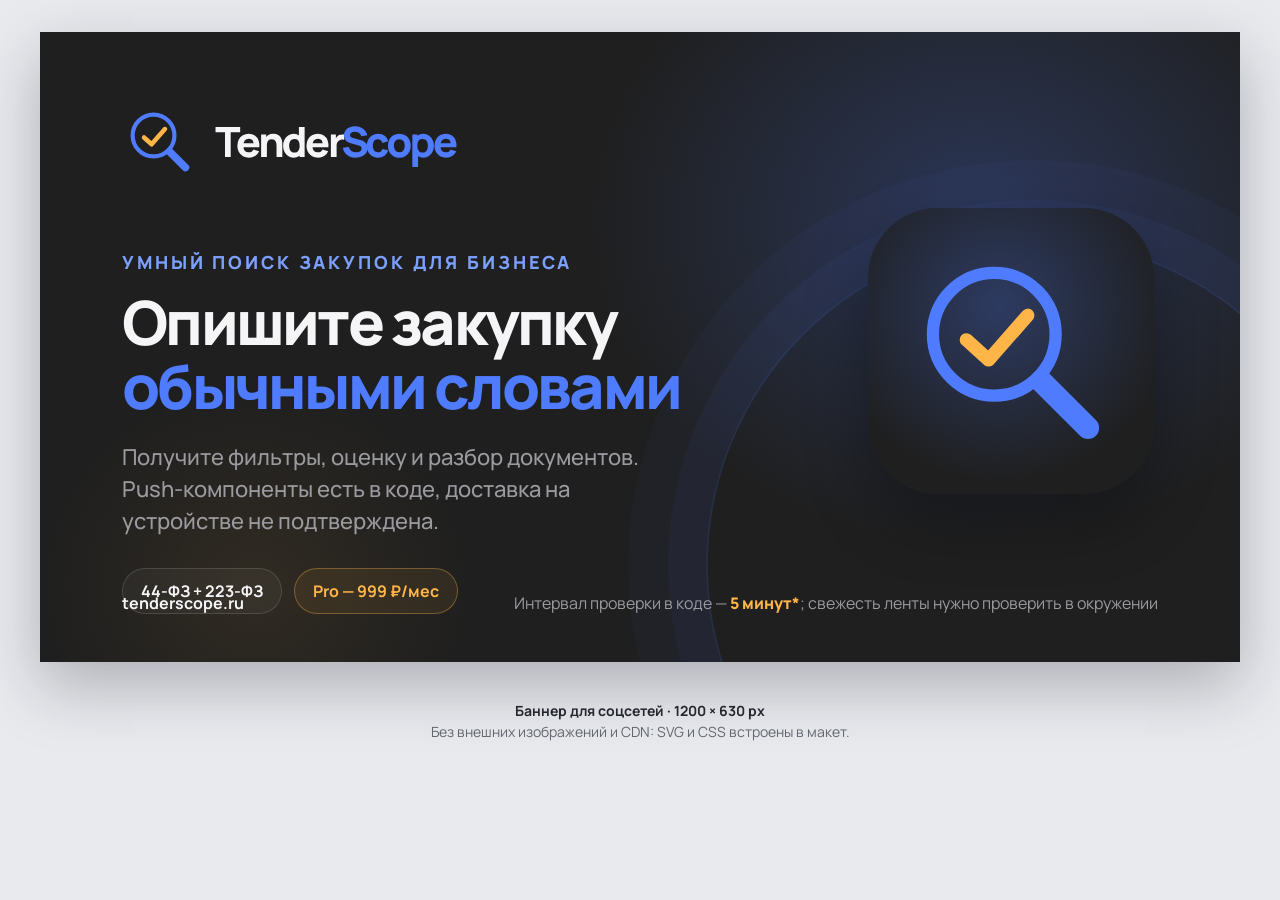
<file: docs/brand/examples/banner.html>
<!DOCTYPE html>
<html lang="ru">
<head>
<meta charset="utf-8">
<meta name="viewport" content="width=device-width, initial-scale=1">
<title>TenderScope — banner 1200×630</title>
<style>
@font-face{font-family:'Manrope';src:url([data-uri]) format('woff2');font-style:normal;font-weight:200 800;font-display:block;}
:root{--bg:#1F1F1F;--surface:#262626;--border:#333;--ink:#F5F5F7;--muted:#9A9A9F;--blue:#4F7CFF;--blue2:#7BA0FF;--gold:#FFB547;--font:"Manrope","Segoe UI",Arial,sans-serif}
*{box-sizing:border-box}html,body{margin:0;min-height:100%;font-family:var(--font);background:#E9EAEE;color:var(--ink)}
body{display:flex;flex-direction:column;align-items:center;justify-content:center;gap:24px;padding:32px}
.banner{width:1200px;height:630px;position:relative;overflow:hidden;padding:72px 82px;background:radial-gradient(45% 72% at 78% 30%,rgba(79,124,255,.25),transparent 72%),radial-gradient(25% 45% at 18% 88%,rgba(255,181,71,.08),transparent 72%),#1F1F1F;box-shadow:0 24px 60px rgba(20,24,36,.28)}
.banner:after{content:"";position:absolute;right:-120px;bottom:-230px;width:650px;height:650px;border:2px solid rgba(79,124,255,.16);border-radius:50%;box-shadow:0 0 0 38px rgba(79,124,255,.05),0 0 0 78px rgba(79,124,255,.035)}
.logo{height:76px;position:relative;z-index:2}.logo svg{height:76px;width:auto;display:block}
.eyebrow{margin-top:70px;color:var(--blue2);font-size:18px;letter-spacing:.16em;text-transform:uppercase;font-weight:800}
h1{margin:16px 0 0;max-width:690px;font-size:61px;line-height:1.05;letter-spacing:-.045em;font-weight:800}h1 em{font-style:normal;color:var(--blue)}
.sub{margin-top:24px;max-width:570px;color:var(--muted);font-size:22px;line-height:1.45;font-weight:500}.sub b{color:var(--ink);font-weight:700}
.chips{display:flex;gap:12px;margin-top:30px}.chip{padding:11px 18px;border:1px solid rgba(255,255,255,.13);border-radius:999px;background:rgba(255,255,255,.04);font-size:16px;font-weight:700}.chip.gold{color:var(--gold);border-color:rgba(255,181,71,.35);background:rgba(255,181,71,.08)}
.hero-icon{position:absolute;z-index:2;right:86px;top:176px;width:286px;height:286px;border-radius:70px;overflow:hidden;box-shadow:0 26px 64px rgba(0,0,0,.32)}.hero-icon svg{width:100%;height:100%;display:block}
.footer{position:absolute;z-index:2;left:82px;right:82px;bottom:48px;display:flex;justify-content:space-between;align-items:center;color:var(--muted);font-size:16px}.footer b{color:var(--gold);font-weight:800}.footer .tag{color:var(--ink);font-weight:700}
.caption{text-align:center;font-size:14px;line-height:1.5;color:#646872}.caption b{color:#25282F}
@media print{@page{size:1200px 630px;margin:0}body{background:#fff;padding:0}.caption{display:none}.banner{box-shadow:none}*{-webkit-print-color-adjust:exact;print-color-adjust:exact}}
</style>
</head>
<body>
<main class="banner">
  <div class="logo"><svg xmlns="http://www.w3.org/2000/svg" viewBox="0 0 706.728 160" role="img" aria-label="TenderScope">
  <title>TenderScope</title>
  <g transform="translate(0 0) scale(0.8)"><g transform="translate(-2 -2)" fill="none" stroke-linecap="round" stroke-linejoin="round"><circle cx="85" cy="85" r="55" stroke="#4F7CFF" stroke-width="11"/><path d="M127 127L169 169" stroke="#4F7CFF" stroke-width="20"/><path d="M60 90L80 108L115 68" stroke="#FFB547" stroke-width="12"/></g></g>
  <path d="M474 0V1186H20V1440H1200V1186H746V0Z" transform="translate(196 111.68) scale(0.044 -0.044)" fill="#F5F5F7"/><path d="M642 -30Q476 -30 349.5 41.5Q223 113 151.5 238.5Q80 364 80 526Q80 703 150.0 834.0Q220 965 343.0 1037.5Q466 1110 626 1110Q796 1110 915.0 1030.0Q1034 950 1091.0 805.0Q1148 660 1131 464H862V564Q862 729 809.5 801.5Q757 874 638 874Q499 874 433.5 789.5Q368 705 368 540Q368 389 433.5 306.5Q499 224 626 224Q706 224 763.0 259.0Q820 294 850 360L1122 282Q1061 134 929.5 52.0Q798 -30 642 -30ZM284 464V666H1000V464Z" transform="translate(239.296 111.68) scale(0.044 -0.044)" fill="#F5F5F7"/><path d="M876 0V510Q876 547 872.0 604.5Q868 662 847.0 720.0Q826 778 778.5 817.0Q731 856 644 856Q609 856 569.0 845.0Q529 834 494.0 802.5Q459 771 436.5 710.0Q414 649 414 548L258 622Q258 750 310.0 862.0Q362 974 466.5 1043.0Q571 1112 730 1112Q857 1112 937.0 1069.0Q1017 1026 1061.5 960.0Q1106 894 1125.0 822.5Q1144 751 1148.0 692.0Q1152 633 1152 606V0ZM138 0V1080H380V722H414V0Z" transform="translate(286.816 111.68) scale(0.044 -0.044)" fill="#F5F5F7"/><path d="M578 -30Q429 -30 317.0 45.0Q205 120 142.5 249.0Q80 378 80 540Q80 705 143.5 833.5Q207 962 322.0 1036.0Q437 1110 592 1110Q746 1110 851.0 1035.0Q956 960 1010.0 831.0Q1064 702 1064 540Q1064 378 1009.5 249.0Q955 120 847.0 45.0Q739 -30 578 -30ZM622 212Q713 212 767.5 253.0Q822 294 846.0 368.0Q870 442 870 540Q870 638 846.0 712.0Q822 786 769.5 827.0Q717 868 632 868Q541 868 482.5 823.5Q424 779 396.0 704.5Q368 630 368 540Q368 449 395.0 374.5Q422 300 478.0 256.0Q534 212 622 212ZM870 0V740H836V1440H1110V0Z" transform="translate(335.656 111.68) scale(0.044 -0.044)" fill="#F5F5F7"/><path d="M642 -30Q476 -30 349.5 41.5Q223 113 151.5 238.5Q80 364 80 526Q80 703 150.0 834.0Q220 965 343.0 1037.5Q466 1110 626 1110Q796 1110 915.0 1030.0Q1034 950 1091.0 805.0Q1148 660 1131 464H862V564Q862 729 809.5 801.5Q757 874 638 874Q499 874 433.5 789.5Q368 705 368 540Q368 389 433.5 306.5Q499 224 626 224Q706 224 763.0 259.0Q820 294 850 360L1122 282Q1061 134 929.5 52.0Q798 -30 642 -30ZM284 464V666H1000V464Z" transform="translate(384.76 111.68) scale(0.044 -0.044)" fill="#F5F5F7"/><path d="M140 0V1080H380V816L354 850Q375 906 410.0 952.0Q445 998 496 1028Q535 1052 581.0 1065.5Q627 1079 676.0 1082.5Q725 1086 774 1080V826Q729 840 669.5 835.5Q610 831 562 808Q514 786 481.0 749.5Q448 713 431.0 663.5Q414 614 414 552V0Z" transform="translate(433.6 111.68) scale(0.044 -0.044)" fill="#F5F5F7"/><path d="M684 -30Q524 -30 395.5 26.5Q267 83 184.5 188.5Q102 294 80 440L364 482Q394 358 488.0 291.0Q582 224 702 224Q769 224 832.0 245.0Q895 266 935.5 307.0Q976 348 976 408Q976 430 969.5 450.5Q963 471 948.0 489.0Q933 507 905.5 523.0Q878 539 836 552L462 662Q420 674 364.5 696.0Q309 718 257.0 759.0Q205 800 170.5 867.5Q136 935 136 1038Q136 1183 209.0 1279.0Q282 1375 404.0 1422.0Q526 1469 674 1468Q823 1466 940.0 1417.0Q1057 1368 1136.0 1274.5Q1215 1181 1250 1046L956 996Q940 1066 897.0 1114.0Q854 1162 794.5 1187.0Q735 1212 670 1214Q606 1216 549.5 1196.5Q493 1177 457.5 1140.0Q422 1103 422 1052Q422 1005 451.0 975.5Q480 946 524.0 928.0Q568 910 614 898L864 830Q920 815 988.0 790.5Q1056 766 1118.5 722.5Q1181 679 1221.5 608.0Q1262 537 1262 428Q1262 312 1213.5 225.5Q1165 139 1083.0 82.5Q1001 26 897.5 -2.0Q794 -30 684 -30Z" transform="translate(461.496 111.68) scale(0.044 -0.044)" fill="#4F7CFF"/><path d="M616 -30Q448 -30 328.0 45.0Q208 120 144.0 249.0Q80 378 80 540Q80 704 146.5 833.0Q213 962 334.0 1036.0Q455 1110 620 1110Q811 1110 940.5 1013.5Q1070 917 1106 750L834 678Q810 762 750.5 809.0Q691 856 616 856Q530 856 475.0 814.5Q420 773 394.0 701.5Q368 630 368 540Q368 399 430.5 311.5Q493 224 616 224Q708 224 756.0 266.0Q804 308 828 386L1106 328Q1060 156 932.0 63.0Q804 -30 616 -30Z" transform="translate(511.744 111.68) scale(0.044 -0.044)" fill="#4F7CFF"/><path d="M626 -30Q463 -30 340.0 43.0Q217 116 148.5 244.5Q80 373 80 540Q80 709 150.0 837.5Q220 966 343.0 1038.0Q466 1110 626 1110Q789 1110 912.5 1037.0Q1036 964 1105.0 835.5Q1174 707 1174 540Q1174 372 1104.5 243.5Q1035 115 911.5 42.5Q788 -30 626 -30ZM626 224Q757 224 821.5 312.5Q886 401 886 540Q886 684 820.5 770.0Q755 856 626 856Q537 856 480.0 816.0Q423 776 395.5 705.0Q368 634 368 540Q368 395 433.5 309.5Q499 224 626 224Z" transform="translate(556.272 111.68) scale(0.044 -0.044)" fill="#4F7CFF"/><path d="M670 -30Q509 -30 401.0 45.0Q293 120 238.5 249.0Q184 378 184 540Q184 702 238.0 831.0Q292 960 397.0 1035.0Q502 1110 656 1110Q811 1110 926.0 1036.0Q1041 962 1104.5 833.5Q1168 705 1168 540Q1168 378 1105.5 249.0Q1043 120 931.0 45.0Q819 -30 670 -30ZM138 -480V1080H378V340H412V-480ZM626 212Q714 212 770.0 256.0Q826 300 853.0 374.5Q880 449 880 540Q880 630 852.0 704.5Q824 779 765.5 823.5Q707 868 616 868Q531 868 478.5 827.0Q426 786 402.0 712.0Q378 638 378 540Q378 442 402.0 368.0Q426 294 480.5 253.0Q535 212 626 212Z" transform="translate(605.2 111.68) scale(0.044 -0.044)" fill="#4F7CFF"/><path d="M642 -30Q476 -30 349.5 41.5Q223 113 151.5 238.5Q80 364 80 526Q80 703 150.0 834.0Q220 965 343.0 1037.5Q466 1110 626 1110Q796 1110 915.0 1030.0Q1034 950 1091.0 805.0Q1148 660 1131 464H862V564Q862 729 809.5 801.5Q757 874 638 874Q499 874 433.5 789.5Q368 705 368 540Q368 389 433.5 306.5Q499 224 626 224Q706 224 763.0 259.0Q820 294 850 360L1122 282Q1061 134 929.5 52.0Q798 -30 642 -30ZM284 464V666H1000V464Z" transform="translate(654.304 111.68) scale(0.044 -0.044)" fill="#4F7CFF"/>
</svg></div>
  <div class="eyebrow">Умный поиск закупок для бизнеса</div>
  <h1>Опишите закупку<br><em>обычными словами</em></h1>
  <p class="sub">Получите фильтры, оценку и разбор документов. Push-компоненты есть в коде, доставка на устройстве не подтверждена.</p>
  <div class="chips"><span class="chip">44-ФЗ + 223-ФЗ</span><span class="chip gold">Pro — 999 ₽/мес</span></div>
  <div class="hero-icon"><svg xmlns="http://www.w3.org/2000/svg" viewBox="0 0 200 200" role="img" aria-label="TenderScope">
  <title>TenderScope</title>
  <defs>
    <radialGradient id="tsglow-bannermain1" cx="46%" cy="34%" r="62%">
      <stop offset="0" stop-color="#4F7CFF" stop-opacity="0.30"/>
      <stop offset="1" stop-color="#4F7CFF" stop-opacity="0"/>
    </radialGradient>
  </defs>
  <rect width="200" height="200" fill="#1F1F1F"/>
  <rect width="200" height="200" fill="url(#tsglow-bannermain1)"/>
  <g transform="translate(23.56 23.56) scale(0.78)"><g transform="translate(-2 -2)" fill="none" stroke-linecap="round" stroke-linejoin="round"><circle cx="85" cy="85" r="55" stroke="#4F7CFF" stroke-width="11"/><path d="M127 127L169 169" stroke="#4F7CFF" stroke-width="20"/><path d="M60 90L80 108L115 68" stroke="#FFB547" stroke-width="12"/></g></g>
</svg></div>
  <div class="footer"><span class="tag">tenderscope.ru</span><span>Интервал проверки в коде — <b>5 минут*</b>; свежесть ленты нужно проверить в окружении</span></div>
</main>
<p class="caption"><b>Баннер для соцсетей · 1200 × 630 px</b><br>Без внешних изображений и CDN: SVG и CSS встроены в макет.</p>
</body>
</html>
</file>
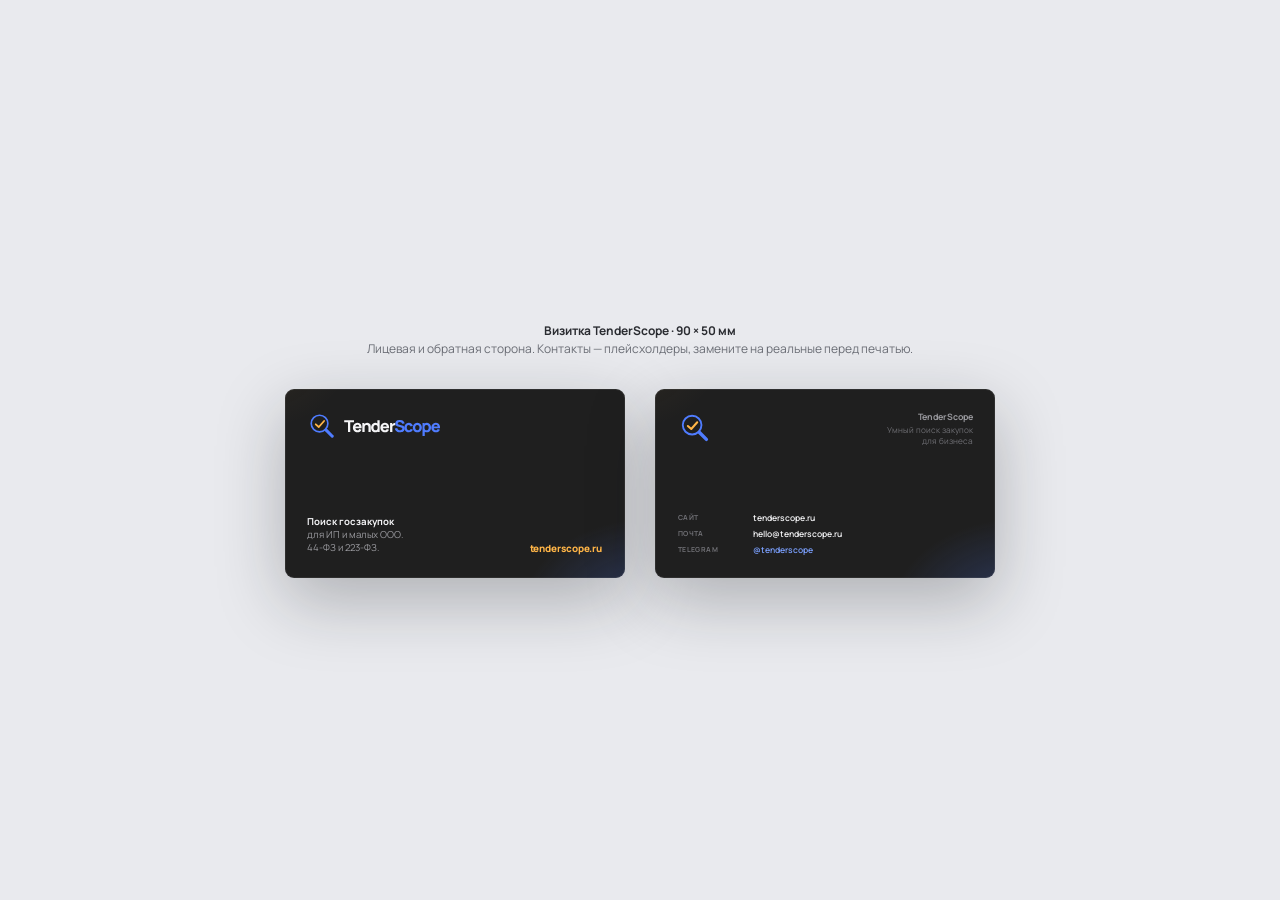
<file: docs/brand/examples/business-card.html>
<!DOCTYPE html>
<html lang="ru">
<head>
<meta charset="utf-8">
<meta name="viewport" content="width=device-width, initial-scale=1">
<title>TenderScope — визитка 90×50 мм</title>
<style>
@font-face{font-family:'Manrope';src:url([data-uri]) format('woff2');font-style:normal;font-weight:200 800;font-display:block;}

:root{
  --bg:#1F1F1F; --surface:#262626; --surface2:#2E2E2E;
  --border:#333333; --ink:#F5F5F7; --ink-dim:#9A9A9F; --ink-mute:#6F6F74;
  --accent:#4F7CFF; --accent2:#7BA0FF; --gold:#FFB547;
  --font:"Manrope","Segoe UI",Roboto,Arial,sans-serif;
}
*{box-sizing:border-box;margin:0;padding:0}
body{
  font-family:var(--font); background:#E9EAEE; color:var(--ink);
  min-height:100vh; display:flex; flex-direction:column; align-items:center;
  justify-content:center; gap:8mm; padding:14mm 10mm;
  -webkit-font-smoothing:antialiased;
}
.hint{font-size:9pt; color:#6B6E76; text-align:center; line-height:1.5}
.hint b{color:#2A2C31}
.row{display:flex; gap:8mm; flex-wrap:wrap; justify-content:center}

/* 90 × 50 мм */
.card{
  width:90mm; height:50mm; border-radius:2.4mm; position:relative; overflow:hidden;
  background:
    radial-gradient(62% 80% at 108% 118%, rgba(79,124,255,.30), rgba(31,31,31,0) 62%),
    radial-gradient(50% 70% at -10% -20%, rgba(255,181,71,.07), rgba(31,31,31,0) 60%),
    #1F1F1F;
  box-shadow:0 6mm 18mm rgba(22,24,30,.28);
  padding:6mm;
  display:flex; flex-direction:column; justify-content:space-between;
}
.card::after{
  content:""; position:absolute; inset:0; border-radius:2.4mm;
  border:.3mm solid rgba(255,255,255,.07); pointer-events:none;
}

/* front */
.front .lock{height:8mm; display:flex; align-items:center}
.front .lock svg{height:8mm; width:auto; display:block}
.front .bottom{display:flex; align-items:flex-end; justify-content:space-between; gap:4mm}
.front .tag{font-size:7.2pt; line-height:1.35; color:var(--ink-dim); max-width:48mm}
.front .tag b{color:var(--ink); font-weight:700}
.front .dom{font-size:7.4pt; font-weight:800; color:var(--gold); letter-spacing:-.01em; white-space:nowrap}

/* back */
.back .top{display:flex; justify-content:space-between; align-items:flex-start}
.back .mark{height:9mm; display:flex; align-items:center}
.back .mark svg{height:9mm; width:auto; display:block}
.back .role{font-size:6.2pt; color:var(--ink-mute); text-align:right; line-height:1.4}
.back .role b{display:block; color:var(--ink-dim); font-weight:700; font-size:6.6pt}
.contacts{display:flex; flex-direction:column; gap:1.5mm}
.contacts div{display:flex; gap:3mm; font-size:6.4pt; line-height:1.2}
.contacts span{width:17mm; color:var(--ink-mute); letter-spacing:.06em; text-transform:uppercase; font-size:5.2pt; font-weight:700; padding-top:.4mm}
.contacts b{color:var(--ink); font-weight:600}
.contacts em{color:var(--accent2); font-style:normal}

@media print{
  @page{size:A4;margin:15mm}
  body{background:#fff; padding:0; gap:10mm; justify-content:flex-start}
  .hint{display:none}
  .card{box-shadow:none}
  *{-webkit-print-color-adjust:exact; print-color-adjust:exact}
}
</style>
</head>
<body>

<p class="hint">
  <b>Визитка TenderScope · 90 × 50 мм</b><br>
  Лицевая и обратная сторона. Контакты — плейсхолдеры, замените на реальные перед печатью.
</p>

<div class="row">
  <!-- ЛИЦЕВАЯ СТОРОНА -->
  <div class="card front">
    <div class="lock"><svg xmlns="http://www.w3.org/2000/svg" viewBox="0 0 706.728 160" role="img" aria-label="TenderScope">
  <title>TenderScope</title>
  <g transform="translate(0 0) scale(0.8)"><g transform="translate(-2 -2)" fill="none" stroke-linecap="round" stroke-linejoin="round"><circle cx="85" cy="85" r="55" stroke="#4F7CFF" stroke-width="11"/><path d="M127 127L169 169" stroke="#4F7CFF" stroke-width="20"/><path d="M60 90L80 108L115 68" stroke="#FFB547" stroke-width="12"/></g></g>
  <path d="M474 0V1186H20V1440H1200V1186H746V0Z" transform="translate(196 111.68) scale(0.044 -0.044)" fill="#F5F5F7"/><path d="M642 -30Q476 -30 349.5 41.5Q223 113 151.5 238.5Q80 364 80 526Q80 703 150.0 834.0Q220 965 343.0 1037.5Q466 1110 626 1110Q796 1110 915.0 1030.0Q1034 950 1091.0 805.0Q1148 660 1131 464H862V564Q862 729 809.5 801.5Q757 874 638 874Q499 874 433.5 789.5Q368 705 368 540Q368 389 433.5 306.5Q499 224 626 224Q706 224 763.0 259.0Q820 294 850 360L1122 282Q1061 134 929.5 52.0Q798 -30 642 -30ZM284 464V666H1000V464Z" transform="translate(239.296 111.68) scale(0.044 -0.044)" fill="#F5F5F7"/><path d="M876 0V510Q876 547 872.0 604.5Q868 662 847.0 720.0Q826 778 778.5 817.0Q731 856 644 856Q609 856 569.0 845.0Q529 834 494.0 802.5Q459 771 436.5 710.0Q414 649 414 548L258 622Q258 750 310.0 862.0Q362 974 466.5 1043.0Q571 1112 730 1112Q857 1112 937.0 1069.0Q1017 1026 1061.5 960.0Q1106 894 1125.0 822.5Q1144 751 1148.0 692.0Q1152 633 1152 606V0ZM138 0V1080H380V722H414V0Z" transform="translate(286.816 111.68) scale(0.044 -0.044)" fill="#F5F5F7"/><path d="M578 -30Q429 -30 317.0 45.0Q205 120 142.5 249.0Q80 378 80 540Q80 705 143.5 833.5Q207 962 322.0 1036.0Q437 1110 592 1110Q746 1110 851.0 1035.0Q956 960 1010.0 831.0Q1064 702 1064 540Q1064 378 1009.5 249.0Q955 120 847.0 45.0Q739 -30 578 -30ZM622 212Q713 212 767.5 253.0Q822 294 846.0 368.0Q870 442 870 540Q870 638 846.0 712.0Q822 786 769.5 827.0Q717 868 632 868Q541 868 482.5 823.5Q424 779 396.0 704.5Q368 630 368 540Q368 449 395.0 374.5Q422 300 478.0 256.0Q534 212 622 212ZM870 0V740H836V1440H1110V0Z" transform="translate(335.656 111.68) scale(0.044 -0.044)" fill="#F5F5F7"/><path d="M642 -30Q476 -30 349.5 41.5Q223 113 151.5 238.5Q80 364 80 526Q80 703 150.0 834.0Q220 965 343.0 1037.5Q466 1110 626 1110Q796 1110 915.0 1030.0Q1034 950 1091.0 805.0Q1148 660 1131 464H862V564Q862 729 809.5 801.5Q757 874 638 874Q499 874 433.5 789.5Q368 705 368 540Q368 389 433.5 306.5Q499 224 626 224Q706 224 763.0 259.0Q820 294 850 360L1122 282Q1061 134 929.5 52.0Q798 -30 642 -30ZM284 464V666H1000V464Z" transform="translate(384.76 111.68) scale(0.044 -0.044)" fill="#F5F5F7"/><path d="M140 0V1080H380V816L354 850Q375 906 410.0 952.0Q445 998 496 1028Q535 1052 581.0 1065.5Q627 1079 676.0 1082.5Q725 1086 774 1080V826Q729 840 669.5 835.5Q610 831 562 808Q514 786 481.0 749.5Q448 713 431.0 663.5Q414 614 414 552V0Z" transform="translate(433.6 111.68) scale(0.044 -0.044)" fill="#F5F5F7"/><path d="M684 -30Q524 -30 395.5 26.5Q267 83 184.5 188.5Q102 294 80 440L364 482Q394 358 488.0 291.0Q582 224 702 224Q769 224 832.0 245.0Q895 266 935.5 307.0Q976 348 976 408Q976 430 969.5 450.5Q963 471 948.0 489.0Q933 507 905.5 523.0Q878 539 836 552L462 662Q420 674 364.5 696.0Q309 718 257.0 759.0Q205 800 170.5 867.5Q136 935 136 1038Q136 1183 209.0 1279.0Q282 1375 404.0 1422.0Q526 1469 674 1468Q823 1466 940.0 1417.0Q1057 1368 1136.0 1274.5Q1215 1181 1250 1046L956 996Q940 1066 897.0 1114.0Q854 1162 794.5 1187.0Q735 1212 670 1214Q606 1216 549.5 1196.5Q493 1177 457.5 1140.0Q422 1103 422 1052Q422 1005 451.0 975.5Q480 946 524.0 928.0Q568 910 614 898L864 830Q920 815 988.0 790.5Q1056 766 1118.5 722.5Q1181 679 1221.5 608.0Q1262 537 1262 428Q1262 312 1213.5 225.5Q1165 139 1083.0 82.5Q1001 26 897.5 -2.0Q794 -30 684 -30Z" transform="translate(461.496 111.68) scale(0.044 -0.044)" fill="#4F7CFF"/><path d="M616 -30Q448 -30 328.0 45.0Q208 120 144.0 249.0Q80 378 80 540Q80 704 146.5 833.0Q213 962 334.0 1036.0Q455 1110 620 1110Q811 1110 940.5 1013.5Q1070 917 1106 750L834 678Q810 762 750.5 809.0Q691 856 616 856Q530 856 475.0 814.5Q420 773 394.0 701.5Q368 630 368 540Q368 399 430.5 311.5Q493 224 616 224Q708 224 756.0 266.0Q804 308 828 386L1106 328Q1060 156 932.0 63.0Q804 -30 616 -30Z" transform="translate(511.744 111.68) scale(0.044 -0.044)" fill="#4F7CFF"/><path d="M626 -30Q463 -30 340.0 43.0Q217 116 148.5 244.5Q80 373 80 540Q80 709 150.0 837.5Q220 966 343.0 1038.0Q466 1110 626 1110Q789 1110 912.5 1037.0Q1036 964 1105.0 835.5Q1174 707 1174 540Q1174 372 1104.5 243.5Q1035 115 911.5 42.5Q788 -30 626 -30ZM626 224Q757 224 821.5 312.5Q886 401 886 540Q886 684 820.5 770.0Q755 856 626 856Q537 856 480.0 816.0Q423 776 395.5 705.0Q368 634 368 540Q368 395 433.5 309.5Q499 224 626 224Z" transform="translate(556.272 111.68) scale(0.044 -0.044)" fill="#4F7CFF"/><path d="M670 -30Q509 -30 401.0 45.0Q293 120 238.5 249.0Q184 378 184 540Q184 702 238.0 831.0Q292 960 397.0 1035.0Q502 1110 656 1110Q811 1110 926.0 1036.0Q1041 962 1104.5 833.5Q1168 705 1168 540Q1168 378 1105.5 249.0Q1043 120 931.0 45.0Q819 -30 670 -30ZM138 -480V1080H378V340H412V-480ZM626 212Q714 212 770.0 256.0Q826 300 853.0 374.5Q880 449 880 540Q880 630 852.0 704.5Q824 779 765.5 823.5Q707 868 616 868Q531 868 478.5 827.0Q426 786 402.0 712.0Q378 638 378 540Q378 442 402.0 368.0Q426 294 480.5 253.0Q535 212 626 212Z" transform="translate(605.2 111.68) scale(0.044 -0.044)" fill="#4F7CFF"/><path d="M642 -30Q476 -30 349.5 41.5Q223 113 151.5 238.5Q80 364 80 526Q80 703 150.0 834.0Q220 965 343.0 1037.5Q466 1110 626 1110Q796 1110 915.0 1030.0Q1034 950 1091.0 805.0Q1148 660 1131 464H862V564Q862 729 809.5 801.5Q757 874 638 874Q499 874 433.5 789.5Q368 705 368 540Q368 389 433.5 306.5Q499 224 626 224Q706 224 763.0 259.0Q820 294 850 360L1122 282Q1061 134 929.5 52.0Q798 -30 642 -30ZM284 464V666H1000V464Z" transform="translate(654.304 111.68) scale(0.044 -0.044)" fill="#4F7CFF"/>
</svg></div>
    <div class="bottom">
      <div class="tag">
        <b>Поиск госзакупок</b><br>
        для ИП и малых ООО.<br>
        44-ФЗ и 223-ФЗ.
      </div>
      <div class="dom">tenderscope.ru</div>
    </div>
  </div>

  <!-- ОБРАТНАЯ СТОРОНА -->
  <div class="card back">
    <div class="top">
      <div class="mark"><svg xmlns="http://www.w3.org/2000/svg" viewBox="0 0 200 200" role="img" aria-label="TenderScope">
  <title>TenderScope</title>
  <g transform="translate(-2 -2)" fill="none" stroke-linecap="round" stroke-linejoin="round"><circle cx="85" cy="85" r="55" stroke="#4F7CFF" stroke-width="11"/><path d="M127 127L169 169" stroke="#4F7CFF" stroke-width="20"/><path d="M60 90L80 108L115 68" stroke="#FFB547" stroke-width="12"/></g>
</svg></div>
      <div class="role">
        <b>TenderScope</b>
        Умный поиск закупок<br>для бизнеса
      </div>
    </div>
    <div class="contacts">
      <div><span>Сайт</span><b>tenderscope.ru</b></div>
      <div><span>Почта</span><b>hello@tenderscope.ru</b></div>
      <div><span>Telegram</span><b><em>@tenderscope</em></b></div>
    </div>
  </div>
</div>

</body>
</html>
</file>
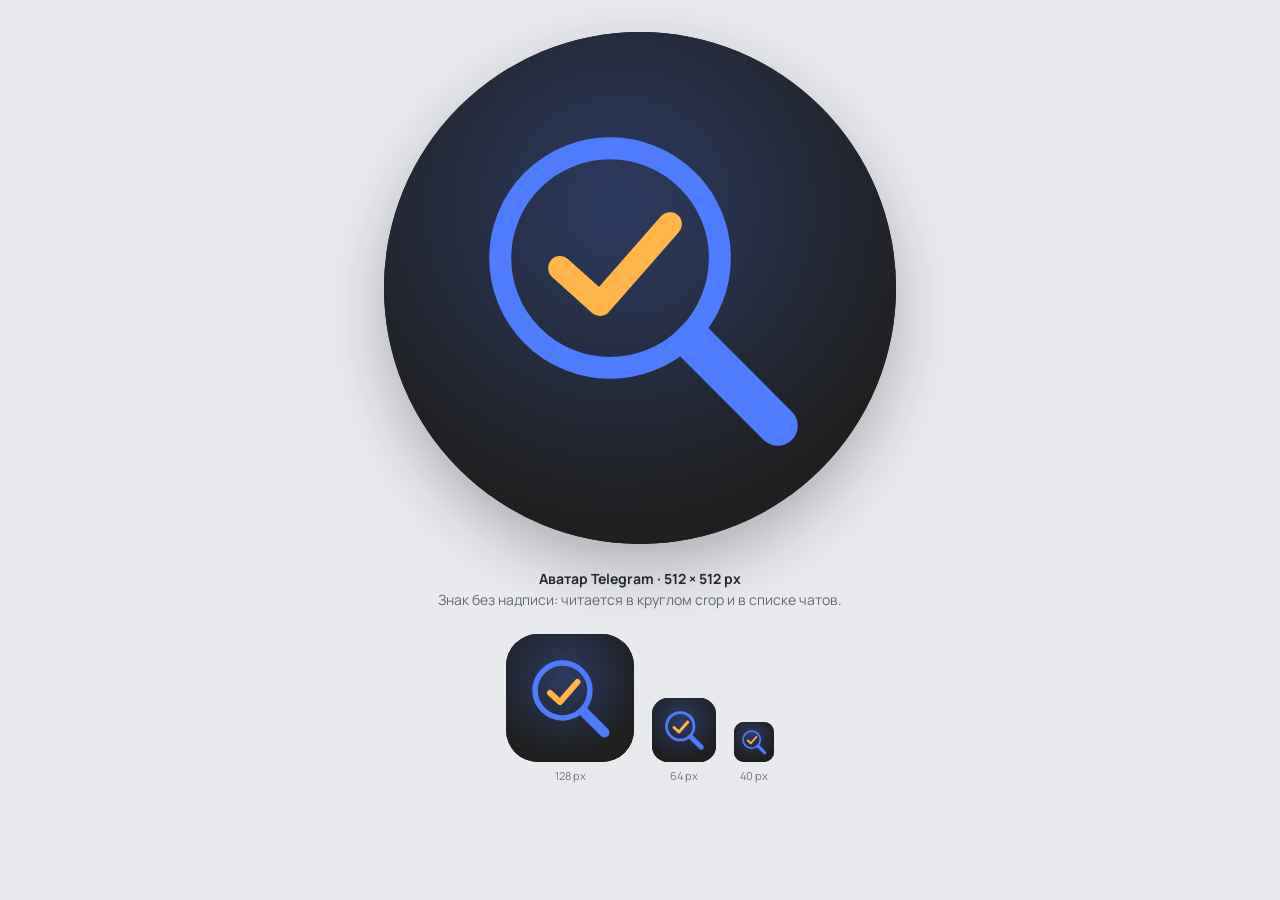
<file: docs/brand/examples/telegram-avatar.html>
<!DOCTYPE html>
<html lang="ru">
<head>
<meta charset="utf-8">
<meta name="viewport" content="width=device-width, initial-scale=1">
<title>TenderScope — Telegram avatar</title>
<style>
@font-face{font-family:'Manrope';src:url([data-uri]) format('woff2');font-style:normal;font-weight:200 800;font-display:block;}
:root{--bg:#1F1F1F;--accent:#4F7CFF;--gold:#FFB547;--ink:#F5F5F7;--muted:#9A9A9F;--font:"Manrope","Segoe UI",Arial,sans-serif}
*{box-sizing:border-box}html,body{margin:0;min-height:100%;font-family:var(--font);background:#E9EAEE;color:#1F1F1F}
body{display:flex;flex-direction:column;align-items:center;justify-content:center;gap:24px;padding:32px}
.avatar{width:512px;height:512px;border-radius:50%;overflow:hidden;background:#1F1F1F;box-shadow:0 24px 60px rgba(20,24,36,.28)}
.avatar svg{width:100%;height:100%;display:block}
.caption{text-align:center;font-size:14px;line-height:1.5;color:#646872}.caption b{color:#25282F}
.sizes{display:flex;align-items:flex-end;gap:18px}.size{text-align:center;font-size:11px;color:#737780}.size span{display:block;margin-top:6px}.size svg{display:block;border-radius:25%;background:#1F1F1F}.size.s128 svg{width:128px;height:128px}.size.s64 svg{width:64px;height:64px}.size.s40 svg{width:40px;height:40px}
@media print{@page{size:A4;margin:18mm}body{background:#fff;padding:0}.caption{display:none}.avatar{box-shadow:none}.sizes{display:none}*{-webkit-print-color-adjust:exact;print-color-adjust:exact}}
</style>
</head>
<body>
<div class="avatar"><svg xmlns="http://www.w3.org/2000/svg" viewBox="0 0 200 200" role="img" aria-label="TenderScope">
  <title>TenderScope</title>
  <defs>
    <radialGradient id="tsglow-avatarmain1" cx="46%" cy="34%" r="62%">
      <stop offset="0" stop-color="#4F7CFF" stop-opacity="0.30"/>
      <stop offset="1" stop-color="#4F7CFF" stop-opacity="0"/>
    </radialGradient>
  </defs>
  <rect width="200" height="200" fill="#1F1F1F"/>
  <rect width="200" height="200" fill="url(#tsglow-avatarmain1)"/>
  <g transform="translate(23.56 23.56) scale(0.78)"><g transform="translate(-2 -2)" fill="none" stroke-linecap="round" stroke-linejoin="round"><circle cx="85" cy="85" r="55" stroke="#4F7CFF" stroke-width="11"/><path d="M127 127L169 169" stroke="#4F7CFF" stroke-width="20"/><path d="M60 90L80 108L115 68" stroke="#FFB547" stroke-width="12"/></g></g>
</svg></div>
<div class="caption"><b>Аватар Telegram · 512 × 512 px</b><br>Знак без надписи: читается в круглом crop и в списке чатов.</div>
<div class="sizes">
  <div class="size s128"><svg xmlns="http://www.w3.org/2000/svg" viewBox="0 0 200 200" role="img" aria-label="TenderScope">
  <title>TenderScope</title>
  <defs>
    <radialGradient id="tsglow-avatar1282" cx="46%" cy="34%" r="62%">
      <stop offset="0" stop-color="#4F7CFF" stop-opacity="0.30"/>
      <stop offset="1" stop-color="#4F7CFF" stop-opacity="0"/>
    </radialGradient>
  </defs>
  <rect width="200" height="200" fill="#1F1F1F"/>
  <rect width="200" height="200" fill="url(#tsglow-avatar1282)"/>
  <g transform="translate(23.56 23.56) scale(0.78)"><g transform="translate(-2 -2)" fill="none" stroke-linecap="round" stroke-linejoin="round"><circle cx="85" cy="85" r="55" stroke="#4F7CFF" stroke-width="11"/><path d="M127 127L169 169" stroke="#4F7CFF" stroke-width="20"/><path d="M60 90L80 108L115 68" stroke="#FFB547" stroke-width="12"/></g></g>
</svg><span>128 px</span></div>
  <div class="size s64"><svg xmlns="http://www.w3.org/2000/svg" viewBox="0 0 200 200" role="img" aria-label="TenderScope">
  <title>TenderScope</title>
  <defs>
    <radialGradient id="tsglow-avatar643" cx="46%" cy="34%" r="62%">
      <stop offset="0" stop-color="#4F7CFF" stop-opacity="0.30"/>
      <stop offset="1" stop-color="#4F7CFF" stop-opacity="0"/>
    </radialGradient>
  </defs>
  <rect width="200" height="200" fill="#1F1F1F"/>
  <rect width="200" height="200" fill="url(#tsglow-avatar643)"/>
  <g transform="translate(23.56 23.56) scale(0.78)"><g transform="translate(-2 -2)" fill="none" stroke-linecap="round" stroke-linejoin="round"><circle cx="85" cy="85" r="55" stroke="#4F7CFF" stroke-width="11"/><path d="M127 127L169 169" stroke="#4F7CFF" stroke-width="20"/><path d="M60 90L80 108L115 68" stroke="#FFB547" stroke-width="12"/></g></g>
</svg><span>64 px</span></div>
  <div class="size s40"><svg xmlns="http://www.w3.org/2000/svg" viewBox="0 0 200 200" role="img" aria-label="TenderScope">
  <title>TenderScope</title>
  <defs>
    <radialGradient id="tsglow-avatar404" cx="46%" cy="34%" r="62%">
      <stop offset="0" stop-color="#4F7CFF" stop-opacity="0.30"/>
      <stop offset="1" stop-color="#4F7CFF" stop-opacity="0"/>
    </radialGradient>
  </defs>
  <rect width="200" height="200" fill="#1F1F1F"/>
  <rect width="200" height="200" fill="url(#tsglow-avatar404)"/>
  <g transform="translate(23.56 23.56) scale(0.78)"><g transform="translate(-2 -2)" fill="none" stroke-linecap="round" stroke-linejoin="round"><circle cx="85" cy="85" r="55" stroke="#4F7CFF" stroke-width="11"/><path d="M127 127L169 169" stroke="#4F7CFF" stroke-width="20"/><path d="M60 90L80 108L115 68" stroke="#FFB547" stroke-width="12"/></g></g>
</svg><span>40 px</span></div>
</div>
</body>
</html>
</file>
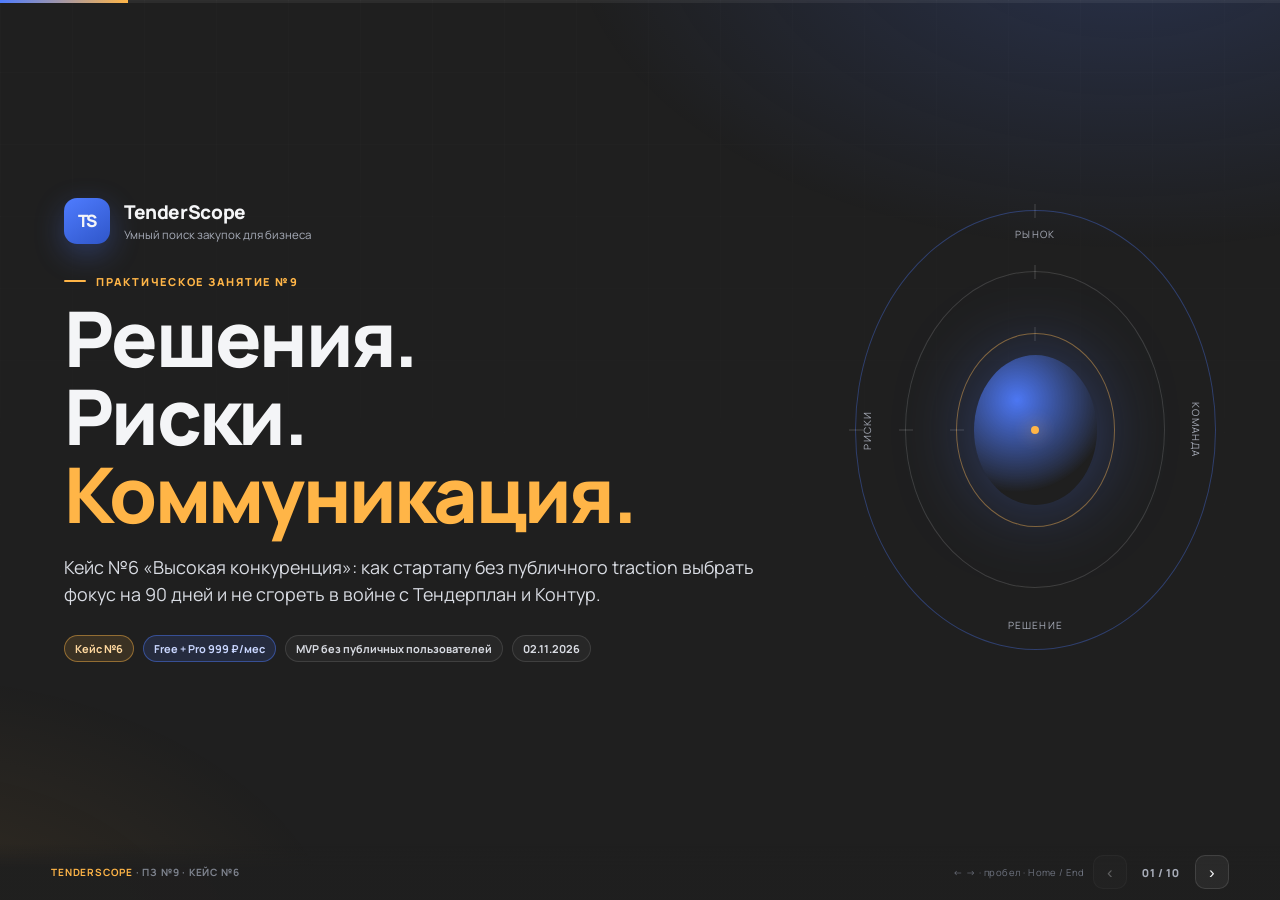
<file: docs/practicals/09-decisions-risks/slides.html>
<!DOCTYPE html>
<html lang="ru">
<head>
<meta charset="UTF-8">
<meta name="viewport" content="width=device-width, initial-scale=1.0">
<link rel="icon" href="../../../landing/assets/favicon.svg" type="image/svg+xml">
<title>TenderScope — ПЗ №9: решения, риски, коммуникация</title>
<link rel="preconnect" href="https://fonts.googleapis.com">
<link rel="preconnect" href="https://fonts.gstatic.com" crossorigin>
<link href="https://fonts.googleapis.com/css2?family=Manrope:wght@400;500;600;700;800&display=swap" rel="stylesheet">
<style>
  :root{
    --bg:#1F1F1F;
    --bg-2:#262626;
    --bg-3:#2E2E2E;
    --blue:#4F7CFF;
    --blue-soft:rgba(79,124,255,.14);
    --gold:#FFB547;
    --gold-soft:rgba(255,181,71,.12);
    --red:#FF6B6B;
    --green:#5BD6A2;
    --text:#F4F5F7;
    --muted:#A7ACB8;
    --line:rgba(255,255,255,.11);
    --radius:18px;
  }
  *{box-sizing:border-box}
  html,body{height:100%}
  body{
    margin:0;
    background:var(--bg);
    color:var(--text);
    font-family:'Manrope','Segoe UI',system-ui,-apple-system,sans-serif;
    overflow:hidden;
    -webkit-font-smoothing:antialiased;
  }
  body::before{
    content:"";
    position:fixed;
    inset:0;
    background:
      radial-gradient(900px 520px at 88% -8%, rgba(79,124,255,.20), transparent 62%),
      radial-gradient(760px 500px at -8% 108%, rgba(255,181,71,.10), transparent 60%);
    pointer-events:none;
    z-index:0;
  }
  body::after{
    content:"";
    position:fixed;
    inset:0;
    background-image:
      linear-gradient(rgba(255,255,255,.025) 1px, transparent 1px),
      linear-gradient(90deg, rgba(255,255,255,.025) 1px, transparent 1px);
    background-size:72px 72px;
    mask-image:linear-gradient(to bottom, rgba(0,0,0,.55), transparent 85%);
    pointer-events:none;
    z-index:0;
  }

  .progress{
    position:fixed;
    top:0; left:0; right:0;
    height:3px;
    background:rgba(255,255,255,.06);
    z-index:60;
  }
  .progress__bar{
    height:100%;
    width:10%;
    background:linear-gradient(90deg,var(--blue),var(--gold));
    transition:width .3s ease;
  }

  .deck{position:fixed;inset:0;z-index:1}
  .slide{
    position:absolute;
    inset:0;
    display:none;
    flex-direction:column;
    padding:clamp(26px,4.2vh,54px) clamp(28px,5vw,86px) 78px;
    overflow:hidden;
  }
  .slide.active{display:flex;animation:enter .38s cubic-bezier(.2,.7,.3,1)}
  @keyframes enter{
    from{opacity:0;transform:translateY(12px)}
    to{opacity:1;transform:none}
  }
  .inner{
    width:100%;
    max-width:1460px;
    margin:0 auto;
    flex:1;
    min-height:0;
    display:flex;
    flex-direction:column;
  }

  .kicker{
    display:flex;
    align-items:center;
    gap:10px;
    font-size:11px;
    letter-spacing:.16em;
    text-transform:uppercase;
    font-weight:800;
    color:var(--gold);
    margin-bottom:10px;
  }
  .kicker::before{
    content:"";
    width:22px;height:2px;
    background:var(--gold);
    border-radius:2px;
  }
  h1,h2,h3,p{margin:0}
  h1{
    font-size:clamp(42px,6vw,84px);
    line-height:1.02;
    letter-spacing:-.035em;
    font-weight:800;
  }
  h2{
    font-size:clamp(27px,3.2vw,42px);
    line-height:1.12;
    letter-spacing:-.025em;
    font-weight:800;
  }
  h3{
    font-size:15px;
    line-height:1.3;
    letter-spacing:-.01em;
    font-weight:800;
  }
  .lead{
    color:var(--muted);
    font-size:clamp(13px,1.15vw,16px);
    line-height:1.55;
    max-width:960px;
  }
  .muted{color:var(--muted)}
  .gold{color:var(--gold)}
  .blue{color:var(--blue)}
  .small{font-size:12px;line-height:1.45}
  .tiny{font-size:10.5px;line-height:1.4}

  .slide-head{
    display:flex;
    justify-content:space-between;
    align-items:flex-start;
    gap:28px;
    margin-bottom:clamp(14px,2.2vh,26px);
    flex-shrink:0;
  }
  .slide-head .lead{margin-top:8px}
  .slide-no{
    font-size:12px;
    font-weight:800;
    color:var(--muted);
    border:1px solid var(--line);
    border-radius:999px;
    padding:7px 12px;
    white-space:nowrap;
  }

  .card{
    background:linear-gradient(180deg, rgba(255,255,255,.055), rgba(255,255,255,.025));
    border:1px solid var(--line);
    border-radius:var(--radius);
    padding:18px 20px;
    min-height:0;
  }
  .card--blue{border-color:rgba(79,124,255,.38);background:linear-gradient(180deg,rgba(79,124,255,.15),rgba(79,124,255,.04))}
  .card--gold{border-color:rgba(255,181,71,.38);background:linear-gradient(180deg,rgba(255,181,71,.14),rgba(255,181,71,.03))}
  .card__label{
    font-size:10px;
    letter-spacing:.13em;
    text-transform:uppercase;
    font-weight:800;
    color:var(--muted);
    margin-bottom:8px;
  }
  .card__big{
    font-size:clamp(28px,3.4vw,46px);
    line-height:1;
    font-weight:800;
    letter-spacing:-.03em;
  }
  .card--fill{display:flex;flex-direction:column}
  .card__bottom{
    margin-top:auto;
    padding-top:10px;
    border-top:1px solid var(--line);
    font-size:10.6px;
    line-height:1.4;
    color:var(--muted);
  }
  .card__bottom b{color:#fff}

  ul.clean{list-style:none;padding:0;margin:0;display:flex;flex-direction:column;gap:9px}
  ul.clean li{
    position:relative;
    padding-left:15px;
    font-size:clamp(12px,1.05vw,14.5px);
    line-height:1.42;
    color:#D9DCE3;
  }
  ul.clean li::before{
    content:"";
    position:absolute;
    left:0;top:.55em;
    width:5px;height:5px;
    border-radius:50%;
    background:var(--blue);
  }
  ul.clean li strong{color:#fff;font-weight:700}
  ul.clean--gold li::before{background:var(--gold)}
  ul.clean--red li::before{background:var(--red)}

  .grid{display:grid;gap:clamp(10px,1.3vw,16px);min-height:0}
  .grid-2{grid-template-columns:repeat(2,minmax(0,1fr))}
  .grid-3{grid-template-columns:repeat(3,minmax(0,1fr))}
  .grid-4{grid-template-columns:repeat(4,minmax(0,1fr))}

  .pill{
    display:inline-flex;
    align-items:center;
    gap:6px;
    padding:5px 10px;
    border-radius:999px;
    border:1px solid var(--line);
    background:rgba(255,255,255,.04);
    font-size:11px;
    font-weight:700;
    color:#D9DCE3;
    white-space:nowrap;
  }
  .pill--blue{border-color:rgba(79,124,255,.45);background:var(--blue-soft);color:#C9D6FF}
  .pill--gold{border-color:rgba(255,181,71,.45);background:var(--gold-soft);color:#FFD9A0}
  .pill--red{border-color:rgba(255,107,107,.45);background:rgba(255,107,107,.10);color:#FFC2C2}

  /* ---------- title ---------- */
  .title-slide{justify-content:center}
  .title-wrap{
    display:grid;
    grid-template-columns:1.35fr .65fr;
    gap:40px;
    align-items:center;
    flex:1;
  }
  .brandline{display:flex;align-items:center;gap:14px;margin-bottom:30px}
  .logo{
    width:46px;height:46px;border-radius:13px;
    background:linear-gradient(145deg,var(--blue),#2F56C9);
    display:grid;place-items:center;
    font-weight:800;font-size:17px;letter-spacing:-.06em;
    box-shadow:0 10px 30px rgba(79,124,255,.30);
  }
  .brandline__name{font-weight:800;font-size:19px;letter-spacing:-.02em}
  .brandline__tag{font-size:11.5px;color:var(--muted);margin-top:2px}
  .title-meta{
    display:flex;flex-wrap:wrap;gap:9px;margin-top:26px;
  }
  .title-desc{
    margin-top:20px;
    font-size:clamp(15px,1.4vw,19px);
    line-height:1.55;
    color:#D9DCE3;
    max-width:720px;
  }
  .scope-art{
    position:relative;
    height:min(52vh,440px);
    display:grid;place-items:center;
  }
  .ring{
    position:absolute;
    border-radius:50%;
    border:1px solid rgba(255,255,255,.14);
  }
  .ring.r1{width:100%;height:100%;border-color:rgba(79,124,255,.35)}
  .ring.r2{width:72%;height:72%;border-color:rgba(255,255,255,.14)}
  .ring.r3{width:44%;height:44%;border-color:rgba(255,181,71,.45)}
  .ring::before,.ring::after{
    content:"";position:absolute;background:rgba(255,255,255,.18);
  }
  .ring::before{left:50%;top:-7px;width:1px;height:14px;transform:translateX(-50%)}
  .ring::after{top:50%;left:-7px;height:1px;width:14px;transform:translateY(-50%)}
  .scope-core{
    width:34%;height:34%;border-radius:50%;
    background:radial-gradient(circle at 35% 30%, rgba(79,124,255,.95), rgba(79,124,255,.18) 58%, transparent 70%);
    filter:blur(.2px);
    box-shadow:0 0 80px rgba(79,124,255,.35);
    display:grid;place-items:center;
  }
  .scope-core span{
    width:8px;height:8px;border-radius:50%;background:var(--gold);
    box-shadow:0 0 18px rgba(255,181,71,.9);
  }
  .scope-label{
    position:absolute;font-size:10px;letter-spacing:.12em;text-transform:uppercase;color:var(--muted);
  }
  .scope-label.l1{top:4%;left:50%;transform:translateX(-50%)}
  .scope-label.l2{bottom:4%;left:50%;transform:translateX(-50%)}
  .scope-label.l3{left:-2%;top:50%;transform:translateY(-50%) rotate(-90deg)}
  .scope-label.l4{right:-2%;top:50%;transform:translateY(-50%) rotate(90deg)}

  /* ---------- SWOT ---------- */
  .swot{display:grid;grid-template-columns:1fr 1fr;grid-template-rows:1fr 1fr;gap:12px;flex:1;min-height:0}
  .swot .card{padding:14px 17px;display:flex;flex-direction:column}
  .swot__head{display:flex;align-items:baseline;gap:9px;margin-bottom:8px;flex-shrink:0}
  .swot__letter{
    font-size:24px;font-weight:800;line-height:1;letter-spacing:-.04em;
  }
  .swot__name{font-size:11px;font-weight:800;letter-spacing:.1em;text-transform:uppercase;color:var(--muted)}
  .swot ul.clean{gap:5px}
  .swot ul.clean li{font-size:11.7px;line-height:1.38;padding-left:12px}
  .swot ul.clean li::before{width:4px;height:4px;top:.6em}
  .swot .S .swot__letter{color:var(--blue)}
  .swot .W .swot__letter{color:var(--gold)}
  .swot .O .swot__letter{color:var(--green)}
  .swot .T .swot__letter{color:var(--red)}

  /* ---------- risk ---------- */
  .risk-layout{display:grid;grid-template-columns:1.08fr .92fr;gap:clamp(16px,2.4vw,32px);flex:1;min-height:0}
  .matrix-wrap{display:flex;flex-direction:column;min-height:0}
  .matrix{
    display:grid;
    grid-template-columns:56px repeat(5,1fr);
    gap:5px;
    margin-top:8px;
  }
  .matrix__corner,.matrix__axis{
    display:grid;place-items:center;
    font-size:10px;font-weight:800;color:var(--muted);
    letter-spacing:.06em;
  }
  .matrix__cell{
    min-height:clamp(38px,5.6vh,54px);
    border-radius:9px;
    border:1px solid rgba(255,255,255,.06);
    background:rgba(255,255,255,.025);
    display:flex;align-items:center;justify-content:center;gap:4px;flex-wrap:wrap;
    font-size:10px;font-weight:800;color:#fff;
    padding:3px;
  }
  .matrix__cell[data-zone="crit"]{background:rgba(255,107,107,.20);border-color:rgba(255,107,107,.36);color:#FFD0D0}
  .matrix__cell[data-zone="high"]{background:rgba(255,181,71,.15);border-color:rgba(255,181,71,.32);color:#FFE0AE}
  .matrix__cell[data-zone="mid"]{background:rgba(79,124,255,.12);border-color:rgba(79,124,255,.30);color:#CBD8FF}
  .matrix__cell[data-zone="low"]{background:rgba(91,214,162,.08);border-color:rgba(91,214,162,.22);color:#B8F0DA}
  .matrix__cell b{font-weight:800}
  .axis-note{font-size:10px;color:var(--muted);margin-top:9px;line-height:1.4}
  .top5{display:flex;flex-direction:column;gap:8px;min-height:0}
  .top5__row{
    display:grid;
    grid-template-columns:26px 1fr auto;
    gap:10px;align-items:center;
    padding:9px 12px;
    border:1px solid var(--line);
    border-radius:12px;
    background:rgba(255,255,255,.03);
  }
  .top5__rank{font-size:12px;font-weight:800;color:var(--muted)}
  .top5__title{font-size:12.3px;font-weight:700;line-height:1.3}
  .top5__sub{font-size:10.2px;color:var(--muted);margin-top:2px}
  .score{
    font-size:13px;font-weight:800;
    min-width:38px;text-align:center;
    padding:4px 8px;border-radius:8px;
    background:rgba(255,107,107,.14);border:1px solid rgba(255,107,107,.32);color:#FFC7C7;
  }
  .score--high{background:rgba(255,181,71,.12);border-color:rgba(255,181,71,.30);color:#FFDC9F}

  /* ---------- table ---------- */
  table.data{
    width:100%;
    border-collapse:separate;
    border-spacing:0 6px;
    font-size:clamp(11px,1.05vw,13.5px);
  }
  table.data th{
    text-align:left;
    font-size:10px;
    letter-spacing:.08em;
    text-transform:uppercase;
    color:var(--muted);
    font-weight:800;
    padding:0 12px 4px;
    white-space:nowrap;
  }
  table.data td{
    background:rgba(255,255,255,.032);
    border-top:1px solid var(--line);
    border-bottom:1px solid var(--line);
    padding:9px 12px;
    vertical-align:middle;
  }
  table.data td:first-child{border-left:1px solid var(--line);border-radius:10px 0 0 10px}
  table.data td:last-child{border-right:1px solid var(--line);border-radius:0 10px 10px 0}
  table.data tr.hl td{background:rgba(79,124,255,.14);border-color:rgba(79,124,255,.35)}
  table.data tr.hl td:first-child{box-shadow:inset 3px 0 0 var(--blue)}
  .num{font-variant-numeric:tabular-nums;font-weight:800}
  .total{font-weight:800;color:var(--gold);font-size:15px}

  /* ---------- decision ---------- */
  .decision{display:grid;grid-template-columns:1.02fr .98fr;gap:clamp(16px,2.4vw,30px);flex:1;min-height:0}
  .decision__hero{display:flex;flex-direction:column;justify-content:center}
  .decision__letter{
    font-size:clamp(54px,7vw,96px);
    line-height:.9;font-weight:800;letter-spacing:-.06em;
    color:var(--blue);
    margin-bottom:6px;
  }
  .decision__hero h2{margin-bottom:12px}
  .decision__hero .lead{max-width:620px}
  .pillars{display:grid;grid-template-columns:1fr 1fr;gap:10px}
  .pillar{padding:13px 14px;border-radius:14px;border:1px solid var(--line);background:rgba(255,255,255,.03)}
  .pillar__n{font-size:10px;font-weight:800;color:var(--gold);letter-spacing:.1em;margin-bottom:5px}
  .pillar__t{font-size:13px;font-weight:800;margin-bottom:4px}
  .pillar__d{font-size:11px;line-height:1.38;color:var(--muted)}
  .not-doing{
    margin-top:12px;padding:10px 13px;border-radius:12px;
    border:1px solid rgba(255,107,107,.28);background:rgba(255,107,107,.07);
    font-size:11.2px;line-height:1.45;color:#FFD0D0;
  }

  /* ---------- 30/60/90 ---------- */
  .plan{display:grid;grid-template-columns:repeat(3,1fr);gap:14px;flex:1;min-height:0}
  .plan__col{
    display:flex;flex-direction:column;
    border:1px solid var(--line);
    border-radius:16px;
    background:linear-gradient(180deg,rgba(255,255,255,.045),rgba(255,255,255,.018));
    padding:16px 16px 14px;
    min-height:0;
    position:relative;
    overflow:hidden;
  }
  .plan__col:nth-child(1){border-top:3px solid var(--blue)}
  .plan__col:nth-child(2){border-top:3px solid #7EA0FF}
  .plan__col:nth-child(3){border-top:3px solid var(--gold)}
  .plan__days{font-size:10px;letter-spacing:.14em;text-transform:uppercase;font-weight:800;color:var(--muted)}
  .plan__title{font-size:17px;font-weight:800;margin:4px 0 10px;line-height:1.2}
  .plan ul.clean{gap:6px;flex:1}
  .plan ul.clean li{font-size:11.6px;line-height:1.38;padding-left:12px}
  .plan ul.clean li::before{width:4px;height:4px;top:.6em}
  .plan__facts{margin-top:12px;display:flex;flex-direction:column;gap:6px;position:relative;z-index:2}
  .plan__fact{
    display:grid;grid-template-columns:58px 1fr;gap:7px;
    padding-top:6px;border-top:1px solid rgba(255,255,255,.07);
    font-size:10.2px;line-height:1.32;color:#C6CAD2;
  }
  .plan__fact b{
    font-size:8.8px;letter-spacing:.05em;text-transform:uppercase;
    color:var(--muted);font-weight:800;padding-top:1px;
  }
  .plan__owner{
    margin-top:9px;
    font-size:10.4px;
    color:var(--muted);
    position:relative;z-index:2;
  }
  .plan__num{
    position:absolute;
    right:6px;bottom:44px;
    font-size:104px;
    line-height:1;
    font-weight:800;
    letter-spacing:-.07em;
    color:rgba(255,255,255,.035);
    pointer-events:none;
    z-index:0;
  }
  .gate{
    margin-top:10px;padding:8px 10px;border-radius:9px;
    background:rgba(255,181,71,.10);border:1px solid rgba(255,181,71,.25);
    font-size:10.6px;line-height:1.4;color:#FFE1B3;
    position:relative;z-index:2;
  }
  .gate b{color:var(--gold)}

  /* ---------- comms ---------- */
  .comms{display:grid;grid-template-columns:1.05fr .95fr;gap:clamp(14px,2vw,28px);flex:1;min-height:0}
  .roles{display:flex;flex-wrap:wrap;gap:6px;margin-bottom:10px}
  table.raci{width:100%;border-collapse:collapse;font-size:11.5px}
  table.raci th{
    font-size:9.5px;text-transform:uppercase;letter-spacing:.06em;color:var(--muted);
    font-weight:800;padding:0 5px 5px;text-align:center;
  }
  table.raci th:first-child{text-align:left}
  table.raci td{
    padding:6px 5px;border-top:1px solid rgba(255,255,255,.08);text-align:center;
    color:#D9DCE3;
  }
  table.raci td:first-child{text-align:left;font-weight:700;color:#fff;font-size:11.2px}
  .r{color:var(--blue);font-weight:800}
  .a{color:var(--gold);font-weight:800}
  .c{color:#C8CCD4;font-weight:700}
  .i{color:#6F7480;font-weight:700}
  .rhythm{display:flex;flex-direction:column;gap:7px}
  .rhythm__row{
    display:grid;grid-template-columns:120px 1fr;
    gap:10px;padding:8px 11px;border:1px solid var(--line);border-radius:10px;
    background:rgba(255,255,255,.028);
  }
  .rhythm__name{font-size:11.5px;font-weight:800}
  .rhythm__desc{font-size:10.6px;color:var(--muted);line-height:1.35}
  .escalation{
    margin-top:9px;padding:9px 11px;border-radius:10px;
    border:1px solid rgba(255,107,107,.26);background:rgba(255,107,107,.06);
    font-size:10.7px;line-height:1.42;color:#FFD0D0;
  }
  .channels{
    display:grid;
    grid-template-columns:repeat(4,1fr);
    gap:8px;
    margin-top:10px;
    flex-shrink:0;
  }
  .channel{
    padding:9px 11px;
    border:1px solid var(--line);
    border-radius:10px;
    background:rgba(255,255,255,.028);
    display:flex;
    flex-direction:column;
    gap:2px;
  }
  .channel b{font-size:11.5px;color:#fff}
  .channel span{font-size:10.2px;color:#C6CAD2;line-height:1.3}
  .channel em{font-size:9.8px;color:var(--muted);font-style:normal;margin-top:2px}

  /* ---------- objections ---------- */
  .obj-layout{display:grid;grid-template-columns:1.35fr .65fr;gap:clamp(14px,2vw,24px);flex:1;min-height:0}
  .obj-grid{display:grid;grid-template-columns:1fr 1fr;gap:8px}
  .obj{
    padding:9px 11px;border-radius:11px;border:1px solid var(--line);
    background:rgba(255,255,255,.028);
  }
  .obj__q{font-size:11.4px;font-weight:800;color:var(--gold);margin-bottom:3px}
  .obj__a{font-size:10.5px;line-height:1.35;color:#D2D6DE}
  .steps{display:flex;flex-direction:column;gap:7px}
  .step{display:grid;grid-template-columns:22px 1fr;gap:8px;align-items:start}
  .step__n{
    width:22px;height:22px;border-radius:50%;
    display:grid;place-items:center;
    background:var(--blue-soft);border:1px solid rgba(79,124,255,.4);
    font-size:10px;font-weight:800;color:#C9D6FF;
  }
  .step__t{font-size:11.3px;line-height:1.35;color:#D9DCE3}
  .step__t b{color:#fff}

  /* ---------- conclusions ---------- */
  .concl{display:grid;grid-template-columns:1.2fr .8fr;gap:clamp(16px,2.4vw,32px);flex:1;min-height:0}
  .concl__list{display:flex;flex-direction:column;gap:9px}
  .concl__item{display:grid;grid-template-columns:30px 1fr;gap:10px;align-items:start}
  .concl__n{font-size:13px;font-weight:800;color:var(--gold)}
  .concl__t{font-size:13.2px;line-height:1.4;color:#E2E5EB}
  .concl__t b{color:#fff}
  .next{display:flex;flex-direction:column;gap:8px}
  .next__card{
    padding:11px 13px;border-radius:12px;border:1px solid var(--line);
    background:rgba(255,255,255,.03);
  }
  .next__k{font-size:9.5px;letter-spacing:.1em;text-transform:uppercase;color:var(--muted);font-weight:800;margin-bottom:3px}
  .next__v{font-size:11.8px;line-height:1.35;font-weight:700}
  .doclinks{display:flex;flex-wrap:wrap;gap:6px;margin-top:12px}
  .doclinks a{
    color:#C9D6FF;text-decoration:none;font-size:10.5px;font-weight:700;
    border:1px solid rgba(79,124,255,.3);background:rgba(79,124,255,.08);
    padding:5px 8px;border-radius:7px;
  }
  .doclinks a:hover{background:rgba(79,124,255,.18)}
  .metrics-strip{
    display:grid;
    grid-template-columns:repeat(5,1fr);
    gap:8px;
    margin-top:12px;
    flex-shrink:0;
  }
  .metric{
    padding:9px 11px;
    border:1px solid var(--line);
    border-radius:10px;
    background:rgba(255,255,255,.028);
  }
  .metric b{
    display:block;
    font-size:16px;
    font-weight:800;
    letter-spacing:-.02em;
    color:var(--gold);
    line-height:1.1;
  }
  .metric span{
    display:block;
    margin-top:3px;
    font-size:9.8px;
    line-height:1.3;
    color:var(--muted);
  }

  /* ---------- chrome ---------- */
  .hud{
    position:fixed;left:0;right:0;bottom:0;
    height:56px;
    display:flex;align-items:center;justify-content:space-between;
    padding:0 clamp(20px,4vw,54px);
    background:linear-gradient(180deg, rgba(31,31,31,0), rgba(31,31,31,.92) 42%);
    z-index:50;
    pointer-events:none;
  }
  .hud__left{
    font-size:10px;letter-spacing:.08em;text-transform:uppercase;color:#7E838E;font-weight:700;
  }
  .hud__left b{color:var(--gold)}
  .hud__right{display:flex;align-items:center;gap:8px;pointer-events:auto}
  .navbtn{
    width:34px;height:34px;border-radius:10px;
    border:1px solid var(--line);
    background:rgba(255,255,255,.05);
    color:var(--text);font-size:17px;line-height:1;
    cursor:pointer;display:grid;place-items:center;
    transition:background .18s ease,border-color .18s ease;
  }
  .navbtn:hover{background:rgba(79,124,255,.2);border-color:rgba(79,124,255,.5)}
  .navbtn:disabled{opacity:.3;cursor:default}
  .counter{
    font-size:11px;font-weight:800;font-variant-numeric:tabular-nums;
    color:var(--muted);min-width:52px;text-align:center;
  }
  .hint{font-size:9.5px;color:#6F7480;letter-spacing:.05em}

  .footnote{font-size:9.8px;color:#7E838E;line-height:1.4;margin-top:auto;padding-top:8px}

  @media (max-width:1000px){
    .title-wrap,.decision,.comms,.obj-layout,.concl,.risk-layout{grid-template-columns:1fr}
    .scope-art{display:none}
    .grid-4{grid-template-columns:1fr 1fr}
    .swot{grid-template-columns:1fr;grid-template-rows:auto}
    .plan{grid-template-columns:1fr}
    .slide{overflow:auto}
    .hint{display:none}
  }
  @media (prefers-reduced-motion:reduce){
    .slide.active{animation:none}
    .progress__bar{transition:none}
  }
</style>
<style>
  /* Shared TenderScope print contract: one 16:9 slide per landscape page. */
  body { font-family: "Manrope", "Segoe UI", Arial, sans-serif; }
  @media print {
    @page { size: 16in 9in; margin: 0; }
    html, body { width: 100%; height: auto; overflow: visible; background: #1F1F1F; }
    .deck { position: static; height: auto; }
    .slide, .slide.active { position: relative; display: flex !important; width: 100vw; height: 56.25vw; min-height: 0; page-break-after: always; break-after: page; }
    .slide:last-of-type { page-break-after: auto; break-after: auto; }
    .hud, .hint, .progress { display: none !important; }
  }
</style>
</head>
<body>

<div class="progress"><div class="progress__bar" id="bar"></div></div>

<main class="deck" id="deck">

  <!-- 1 -->
  <section class="slide title-slide active" aria-label="Титул">
    <div class="inner">
      <div class="title-wrap">
        <div>
          <div class="brandline">
            <div class="logo">TS</div>
            <div>
              <div class="brandline__name">TenderScope</div>
              <div class="brandline__tag">Умный поиск закупок для бизнеса</div>
            </div>
          </div>

          <div class="kicker">Практическое занятие №9</div>
          <h1>Решения.<br>Риски.<br><span class="gold">Коммуникация.</span></h1>

          <p class="title-desc">
            Кейс №6 «Высокая конкуренция»: как стартапу без публичного traction
            выбрать фокус на 90 дней и не сгореть в войне с Тендерплан и Контур.
          </p>

          <div class="title-meta">
            <span class="pill pill--gold">Кейс №6</span>
            <span class="pill pill--blue">Free + Pro 999 ₽/мес</span>
            <span class="pill">MVP без публичных пользователей</span>
            <span class="pill">02.11.2026</span>
          </div>
        </div>

        <div class="scope-art" aria-hidden="true">
          <div class="ring r1"></div>
          <div class="ring r2"></div>
          <div class="ring r3"></div>
          <div class="scope-core"><span></span></div>
          <div class="scope-label l1">рынок</div>
          <div class="scope-label l2">решение</div>
          <div class="scope-label l3">риски</div>
          <div class="scope-label l4">команда</div>
        </div>
      </div>
    </div>
  </section>

  <!-- 2 -->
  <section class="slide" aria-label="Цель и кейс">
    <div class="inner">
      <div class="slide-head">
        <div>
          <div class="kicker">01 / Цель и кейс</div>
          <h2>Что решаем и в каких условиях</h2>
          <p class="lead">Не «как стать больше конкурента», а «в чём быть незаменимыми для одного сегмента, чтобы за это платили 999 ₽».</p>
        </div>
        <span class="slide-no">02 / 10</span>
      </div>

      <div class="grid grid-3" style="flex:1">
        <div class="card card--blue card--fill">
          <div class="card__label">Рынок</div>
          <ul class="clean">
            <li><strong>Тендерплан, Контур</strong> — бренд, база, отделы продаж</li>
            <li><strong>Ручной поиск</strong> — бесплатно, но не мониторит 24/7</li>
            <li><strong>ChatGPT</strong> — бесплатно, но не знает zakupki и историю заказчика</li>
            <li><strong>Малый бизнес без тендерного отдела</strong> — наш ICP</li>
          </ul>
          <div class="card__bottom"><b>Вывод:</b> не соревноваться размером базы.</div>
        </div>
        <div class="card card--gold card--fill">
          <div class="card__label">Наш старт</div>
          <ul class="clean clean--gold">
            <li><strong>Пайплайн собран</strong> end-to-end: поиск → чат → лента → deep analysis</li>
            <li><strong>Публичного traction нет</strong>: пользователей и выручки пока нет</li>
            <li><strong>Один источник</strong> — HTML zakupki; push и оплата не закрыты</li>
            <li><strong>999 ₽/мес</strong>, Free для проверки — без % от контракта</li>
          </ul>
          <div class="card__bottom"><b>Вывод:</b> сначала закрыть push и оплату.</div>
        </div>
        <div class="card card--fill">
          <div class="card__label">Вопрос кейса</div>
          <p style="font-size:16px;line-height:1.45;font-weight:700;margin-bottom:12px">
            На чём сфокусировать 90 дней, чтобы получить первых платящих и защищаемое преимущество?
          </p>
          <div style="display:flex;gap:6px;flex-wrap:wrap">
            <span class="pill">4 альтернативы</span>
            <span class="pill">12 рисков</span>
            <span class="pill">3 gate</span>
          </div>
          <div class="card__bottom"><b>Ответ:</b> кейс №6 → решение D.</div>
        </div>
      </div>

      <div class="grid grid-3" style="margin-top:12px">
        <div class="card" style="padding:12px 16px">
          <div class="card__label">Продукт</div>
          <div style="font-size:13px;font-weight:700">ИП и малые ООО без тендерного отдела</div>
        </div>
        <div class="card" style="padding:12px 16px">
          <div class="card__label">Модель</div>
          <div style="font-size:13px;font-weight:700">Free + Pro 999 ₽/мес, без % от контракта</div>
        </div>
        <div class="card" style="padding:12px 16px">
          <div class="card__label">Ограничение</div>
          <div style="font-size:13px;font-weight:700">Без найма, инвестиций и новых источников</div>
        </div>
      </div>

      <div class="footnote">Факты — по PROJECT_CONTEXT.md; целевые метрики — гипотезы H3–H8 из курсового плана, а не достигнутые результаты.</div>
    </div>
  </section>

  <!-- 3 -->
  <section class="slide" aria-label="SWOT">
    <div class="inner">
      <div class="slide-head">
        <div>
          <div class="kicker">02 / SWOT</div>
          <h2>Сильные и слабые стороны — в одном экране</h2>
          <p class="lead">SWOT привязан к продукту: AI-рекомендация, deep analysis, mobile-first, 999 ₽ — против одного источника и отсутствия traction.</p>
        </div>
        <span class="slide-no">03 / 10</span>
      </div>

      <div class="swot">
        <div class="card S">
          <div class="swot__head"><span class="swot__letter">S</span><span class="swot__name">Strengths</span></div>
          <ul class="clean">
            <li><strong>Рекомендация, а не дашборд:</strong> OverallScore + participate/skip/review + риски</li>
            <li><strong>Deep analysis:</strong> PDF/DOCX/XLSX → S3 → GPT, budget guard и кеш по отпечатку</li>
            <li><strong>Mobile-first:</strong> профиль одним сообщением, 13 секций в карточке</li>
            <li><strong>999 ₽ фикс:</strong> без % от контракта, Free для проверки</li>
            <li><strong>Фокус на малом бизнесе:</strong> лимиты и UX под собственника, а не отдел</li>
          </ul>
        </div>
        <div class="card W">
          <div class="swot__head"><span class="swot__letter">W</span><span class="swot__name">Weaknesses</span></div>
          <ul class="clean clean--gold">
            <li><strong>Нет traction:</strong> не доказаны retention, конверсия и готовность платить</li>
            <li><strong>Один источник:</strong> HTML zakupki; ea615 частично, multi-customer упрощён</li>
            <li><strong>GPT-себестоимость:</strong> 500 ₽/день, ставки 15/60 ₽ за 1M токенов</li>
            <li><strong>Слабый маркетинг:</strong> нет лендинга, кейсов и дистрибуции</li>
            <li><strong>Молодой бренд:</strong> push, onboarding и paywall ещё не закрыты</li>
          </ul>
        </div>
        <div class="card O">
          <div class="swot__head"><span class="swot__letter">O</span><span class="swot__name">Opportunities</span></div>
          <ul class="clean">
            <li><strong>Малые поставщики и квоты СМП</strong> — ICP без тендерного отдела</li>
            <li><strong>223-ФЗ</strong> — меньше специализированных инструментов</li>
            <li><strong>RuStore:</strong> бесплатно + in-app ЮKassa без 15–30% комиссии</li>
            <li><strong>Досье заказчика:</strong> история контрактов уже собирается по ИНН</li>
            <li><strong>Коммерческие площадки</strong> после MVP и юр. аудита</li>
          </ul>
        </div>
        <div class="card T">
          <div class="swot__head"><span class="swot__letter">T</span><span class="swot__name">Threats</span></div>
          <ul class="clean clean--red">
            <li><strong>Тендерплан/Контур</strong> могут добавить AI в существующий тариф</li>
            <li><strong>Хрупкость zakupki:</strong> вёрстка, капча, геоблок иностранных ДЦ</li>
            <li><strong>Рост цен на GPT и курс</strong> при фиксированных 999 ₽</li>
            <li><strong>Регуляторика:</strong> 152-ФЗ, ToS площадок, правила магазинов</li>
            <li><strong>Копирование фич:</strong> барьер — только данные исходов</li>
          </ul>
        </div>
      </div>
    </div>
  </section>

  <!-- 4 -->
  <section class="slide" aria-label="Риски">
    <div class="inner">
      <div class="slide-head">
        <div>
          <div class="kicker">03 / Риски</div>
          <h2>Матрица и топ-5: что реально останавливает продукт</h2>
          <p class="lead">Балл = вероятность × влияние. 🔴 20–25 — критическая зона, 🟠 12–19 — высокая, 🟡 6–11 — средняя.</p>
        </div>
        <span class="slide-no">04 / 10</span>
      </div>

      <div class="risk-layout">
        <div class="matrix-wrap">
          <div class="matrix" role="table" aria-label="Матрица вероятность на влияние">
            <div class="matrix__corner">I \ P</div>
            <div class="matrix__axis">1</div>
            <div class="matrix__axis">2</div>
            <div class="matrix__axis">3</div>
            <div class="matrix__axis">4</div>
            <div class="matrix__axis">5</div>

            <div class="matrix__axis">5</div>
            <div class="matrix__cell"></div>
            <div class="matrix__cell" data-zone="mid">R-05</div>
            <div class="matrix__cell" data-zone="high">R-08 · R-09</div>
            <div class="matrix__cell" data-zone="high"><b>R-02</b></div>
            <div class="matrix__cell" data-zone="crit"><b>R-01</b></div>

            <div class="matrix__axis">4</div>
            <div class="matrix__cell"></div>
            <div class="matrix__cell"></div>
            <div class="matrix__cell" data-zone="high">R-12</div>
            <div class="matrix__cell" data-zone="high"><b>R-04 · R-07</b></div>
            <div class="matrix__cell" data-zone="crit"><b>R-03</b></div>

            <div class="matrix__axis">3</div>
            <div class="matrix__cell"></div>
            <div class="matrix__cell"></div>
            <div class="matrix__cell" data-zone="mid">R-11</div>
            <div class="matrix__cell" data-zone="high">R-10</div>
            <div class="matrix__cell" data-zone="high">R-06</div>

            <div class="matrix__axis">2</div>
            <div class="matrix__cell" data-zone="low"></div>
            <div class="matrix__cell" data-zone="low"></div>
            <div class="matrix__cell" data-zone="low"></div>
            <div class="matrix__cell" data-zone="low"></div>
            <div class="matrix__cell" data-zone="low"></div>

            <div class="matrix__axis">1</div>
            <div class="matrix__cell" data-zone="low"></div>
            <div class="matrix__cell" data-zone="low"></div>
            <div class="matrix__cell" data-zone="low"></div>
            <div class="matrix__cell" data-zone="low"></div>
            <div class="matrix__cell" data-zone="low"></div>
          </div>
          <div class="axis-note">Строки — влияние (5 — останавливает продукт), столбцы — вероятность (5 — уже происходит). R-05 с баллом 10 остаётся на контроле: impact 5.</div>
        </div>

        <div>
          <div class="card__label" style="margin-bottom:7px">Топ-5 по баллу</div>
          <div class="top5">
            <div class="top5__row">
              <div class="top5__rank">1</div>
              <div><div class="top5__title">R-01 · Push не подтверждён E2E</div><div class="top5__sub">Интеграция есть, доставка на устройстве не подтверждена</div></div>
              <div class="score">25</div>
            </div>
            <div class="top5__row">
              <div class="top5__rank">2</div>
              <div><div class="top5__title">R-02 · Хрупкость парсинга zakupki</div><div class="top5__sub">Единственный источник = единая точка отказа</div></div>
              <div class="score">20</div>
            </div>
            <div class="top5__row">
              <div class="top5__rank">3</div>
              <div><div class="top5__title">R-03 · Нет traction и спроса</div><div class="top5__sub">Не доказаны retention, цена и канал</div></div>
              <div class="score">20</div>
            </div>
            <div class="top5__row">
              <div class="top5__rank">4</div>
              <div><div class="top5__title">R-07 · Биллинг не доведён</div><div class="top5__sub">ЮKassa, миграция, сверка целевой цены 999 ₽</div></div>
              <div class="score score--high">16</div>
            </div>
            <div class="top5__row">
              <div class="top5__rank">5</div>
              <div><div class="top5__title">R-04 · GPT-расходы съедают маржу</div><div class="top5__sub">999 ₽ фикс против токенов и курса</div></div>
              <div class="score score--high">16</div>
            </div>
          </div>
          <div class="footnote">При равном балле выше тот, чей триггер наступает раньше и сильнее блокирует выручку. Поэтому R-07 выше R-04.</div>
        </div>
      </div>
    </div>
  </section>

  <!-- 5 -->
  <section class="slide" aria-label="Альтернативы">
    <div class="inner">
      <div class="slide-head">
        <div>
          <div class="kicker">04 / Альтернативы</div>
          <h2>Четыре ответа на конкуренцию — и цена каждого</h2>
          <p class="lead">Оценки по 5-балльной шкале, где 5 = лучше. Веса: стоимость 20%, скорость 20%, защищаемость 25%, риск 20%, ресурсы 15%.</p>
        </div>
        <span class="slide-no">05 / 10</span>
      </div>

      <table class="data">
        <thead>
          <tr>
            <th>Альтернатива</th>
            <th style="text-align:center">Стоимость<br><span style="font-weight:600">20%</span></th>
            <th style="text-align:center">Скорость<br><span style="font-weight:600">20%</span></th>
            <th style="text-align:center">Защита<br><span style="font-weight:600">25%</span></th>
            <th style="text-align:center">Риск<br><span style="font-weight:600">20%</span></th>
            <th style="text-align:center">Ресурсы<br><span style="font-weight:600">15%</span></th>
            <th style="text-align:center">Итог</th>
          </tr>
        </thead>
        <tbody>
          <tr>
            <td><b>A. Ценовая война</b><div class="tiny muted">499–699 ₽, скидки, демпинг</div></td>
            <td class="num" style="text-align:center">5</td>
            <td class="num" style="text-align:center">5</td>
            <td class="num" style="text-align:center">1</td>
            <td class="num" style="text-align:center">2</td>
            <td class="num" style="text-align:center">2</td>
            <td class="total" style="text-align:center">2,95</td>
          </tr>
          <tr>
            <td><b>B. Узкая ниша</b><div class="tiny muted">один сегмент, 3–5 регионов</div></td>
            <td class="num" style="text-align:center">4</td>
            <td class="num" style="text-align:center">3</td>
            <td class="num" style="text-align:center">3</td>
            <td class="num" style="text-align:center">3</td>
            <td class="num" style="text-align:center">3</td>
            <td class="total" style="text-align:center">3,20</td>
          </tr>
          <tr>
            <td><b>C. Партнёрство / интеграция</b><div class="tiny muted">ЭТП, бухгалтерии, ассоциации</div></td>
            <td class="num" style="text-align:center">3</td>
            <td class="num" style="text-align:center">3</td>
            <td class="num" style="text-align:center">3</td>
            <td class="num" style="text-align:center">2</td>
            <td class="num" style="text-align:center">2</td>
            <td class="total" style="text-align:center">2,65</td>
          </tr>
          <tr class="hl">
            <td><b>D. Ускорение AI-дифференциации</b><div class="tiny muted">глубина + объяснение + данные исходов</div></td>
            <td class="num" style="text-align:center">3</td>
            <td class="num" style="text-align:center">3</td>
            <td class="num" style="text-align:center">4</td>
            <td class="num" style="text-align:center">3</td>
            <td class="num" style="text-align:center">5</td>
            <td class="total" style="text-align:center">3,55</td>
          </tr>
        </tbody>
      </table>

      <div class="grid grid-3" style="margin-top:12px">
        <div class="card" style="padding:12px 15px">
          <div class="card__label">Почему A проигрывает</div>
          <div class="small">Цену скопируют за день. При 999 ₽ и токен-себестоимости демпинг делает каждого клиента убыточным, а запас денег меньше, чем у Контура.</div>
        </div>
        <div class="card" style="padding:12px 15px">
          <div class="card__label">Почему B недостаточно</div>
          <div class="small">Ниша ускоряет обучение и удешевляет канал, но не отвечает на вопрос «почему нас не скопируют». Это фокус охвата, а не стратегия.</div>
        </div>
        <div class="card" style="padding:12px 15px">
          <div class="card__label">Почему C рано</div>
          <div class="small">Партнёру нужен доказанный сценарий и метрики. Длинный цикл сделки и зависимость от чужой политики отвлекают от релизных блокеров.</div>
        </div>
      </div>

      <div class="footnote">Чувствительность: при снижении веса защищаемости с 25% до 15% D остаётся первым (3,45 против 3,35 у A и 3,30 у B). Если защищаемость перестаёт быть приоритетом, преимущество D исчезает.</div>
    </div>
  </section>

  <!-- 6 -->
  <section class="slide" aria-label="Решение">
    <div class="inner">
      <div class="slide-head">
        <div>
          <div class="kicker">05 / Решение</div>
          <h2>Выбрано D: конкурировать решением, а не ценой</h2>
        </div>
        <span class="slide-no">06 / 10</span>
      </div>

      <div class="decision">
        <div class="decision__hero">
          <div class="decision__letter">D</div>
          <h2>Ускорение AI-дифференциации</h2>
          <p class="lead" style="margin-top:10px">
            Конкуренты сильны в поиске и данных. Малому бизнесу нужен вывод:
            «стоит ли участвовать и почему». Мы уже строим этот слой — значит,
            ближайший путь к ценности без нового источника и найма.
          </p>
          <div style="display:flex;gap:6px;flex-wrap:wrap;margin-top:14px">
            <span class="pill pill--blue">B — фокус охвата</span>
            <span class="pill pill--gold">C — один пилот на 61–90</span>
            <span class="pill pill--red">A — не делаем</span>
          </div>
          <div class="not-doing">
            <b>Сознательно не делаем:</b> не снижаем 999 ₽, не строим дашборды, не подключаем коммерческие площадки без юр. аудита, не обещаем 100% покрытие.
          </div>
        </div>

        <div class="pillars">
          <div class="pillar">
            <div class="pillar__n">01</div>
            <div class="pillar__t">Глубина документов</div>
            <div class="pillar__d">PDF/DOCX/XLSX → требования, риски, обеспечения. Сканы без OCR — в бэклоге.</div>
          </div>
          <div class="pillar">
            <div class="pillar__n">02</div>
            <div class="pillar__t">Досье заказчика</div>
            <div class="pillar__d">История контрактов, снижение, расторжения, топ-5 поставщиков. Уже считается по ИНН.</div>
          </div>
          <div class="pillar">
            <div class="pillar__n">03</div>
            <div class="pillar__t">Объяснимая рекомендация</div>
            <div class="pillar__d">OverallScore считается формулой в C#, GPT даёт компоненты. Есть confidence и ссылки.</div>
          </div>
          <div class="pillar">
            <div class="pillar__n">04</div>
            <div class="pillar__t">Данные исходов</div>
            <div class="pillar__d">«Участвовал / результат» → калибровка. Цель — precision@participate ≥ 70%.</div>
          </div>
        </div>
      </div>

      <div class="grid grid-3" style="margin-top:12px">
        <div class="card" style="padding:11px 14px">
          <div class="card__label">Что должно быть правдой</div>
          <div class="small">999 ₽ платят за решение, а не за базу; deep analysis экономит время; COGS ≤ 150 ₽/юзер.</div>
        </div>
        <div class="card" style="padding:11px 14px">
          <div class="card__label">Главный риск решения</div>
          <div class="small">R-09: рекомендация ошибается. Лечим golden set, confidence, источниками и сбором исходов.</div>
        </div>
        <div class="card" style="padding:11px 14px">
          <div class="card__label">Точка пересмотра</div>
          <div class="small">Если precision &lt; 60% или Free→Pro &lt; 1% к 90-му дню — пересмотр в пользу B или C.</div>
        </div>
      </div>
    </div>
  </section>

  <!-- 7 -->
  <section class="slide" aria-label="План 30/60/90">
    <div class="inner">
      <div class="slide-head">
        <div>
          <div class="kicker">06 / План</div>
          <h2>30 / 60 / 90: три gate вместо «делаем всё сразу»</h2>
          <p class="lead">Каждый этап заканчивается проверяемым доказательством. Если gate не пройден — не масштабируем, а чиним.</p>
        </div>
        <span class="slide-no">07 / 10</span>
      </div>

      <div class="plan">
        <div class="plan__col">
          <div class="plan__num">30</div>
          <div class="plan__days">Дни 1–30</div>
          <div class="plan__title">Снять блокеры</div>
          <ul class="clean">
            <li><strong>Push end-to-end:</strong> Firebase → permission → FCM → доставка</li>
            <li><strong>Биллинг 999 ₽:</strong> миграция, ЮKassa, webhook, cron</li>
            <li><strong>Security gate:</strong> /hangfire, revoke, ForwardedHeaders</li>
            <li><strong>Onboarding + paywall</strong> и первый релевантный тендер</li>
            <li><strong>10 интервью + 3 design partners</strong>, baseline воронки</li>
          </ul>
          <div class="plan__facts">
            <div class="plan__fact"><b>Артефакт</b><span>рабочий push, тестовая оплата 999 ₽, 10 интервью</span></div>
            <div class="plan__fact"><b>Риск</b><span>R-01 (push) и R-07 (биллинг) — оба блокируют доход</span></div>
            <div class="plan__fact"><b>Не делаем</b><span>платный трафик, новые фичи, найм</span></div>
          </div>
          <div class="plan__owner">Владельцы: CTO · продукт</div>
          <div class="gate"><b>Gate:</b> push доставлен, тестовый платёж прошёл, 10 интервью, 0 критичных проблем безопасности.</div>
        </div>

        <div class="plan__col">
          <div class="plan__num">60</div>
          <div class="plan__days">Дни 31–60</div>
          <div class="plan__title">Доказать качество</div>
          <ul class="clean">
            <li><strong>Golden set 20 тендеров:</strong> разные типы и отрасли</li>
            <li><strong>Калибровка:</strong> промпт, confidence, запрет уверенных выводов при неполных данных</li>
            <li><strong>Обратная связь v1:</strong> участвовал / результат</li>
            <li><strong>3 сравнения</strong> с текущим процессом клиента</li>
            <li><strong>Лендинг + RuStore</strong>, privacy/terms, 50 beta</li>
          </ul>
          <div class="plan__facts">
            <div class="plan__fact"><b>Артефакт</b><span>golden set 20, отчёт precision, 3 кейса клиентов</span></div>
            <div class="plan__fact"><b>Риск</b><span>R-09 — рекомендация ошибается на неполных данных</span></div>
            <div class="plan__fact"><b>Не делаем</b><span>новые отрасли, языки и «умные» авторешения</span></div>
          </div>
          <div class="plan__owner">Владельцы: продукт · CTO · маркетинг</div>
          <div class="gate"><b>Gate:</b> precision@participate ≥ 70%, activation ≥ 40%, D7 ≥ 20%, 3 кейса.</div>
        </div>

        <div class="plan__col">
          <div class="plan__num">90</div>
          <div class="plan__days">Дни 61–90</div>
          <div class="plan__title">Проверить экономику</div>
          <ul class="clean">
            <li><strong>2 платных канала</strong> с ограниченным бюджетом</li>
            <li><strong>Упаковка без снижения 999 ₽:</strong> годовая оплата, Pro+, лимиты</li>
            <li><strong>Retention/churn playbook</strong> и причины ухода</li>
            <li><strong>Один партнёрский пилот</strong> (ЭТП / бухгалтерия / ассоциация)</li>
            <li><strong>Решение scale / pivot</strong> по gate-метрикам</li>
          </ul>
          <div class="plan__facts">
            <div class="plan__fact"><b>Артефакт</b><span>отчёт CAC/LTV, 2 платных канала, решение scale / pivot</span></div>
            <div class="plan__fact"><b>Риск</b><span>R-03 (нет спроса) и R-04 (GPT съедает маржу)</span></div>
            <div class="plan__fact"><b>Не делаем</b><span>скидки, демпинг и рост бюджета «на всякий случай»</span></div>
          </div>
          <div class="plan__owner">Владельцы: CEO · маркетинг · продажи</div>
          <div class="gate"><b>Gate:</b> CAC payback ≤ 3 мес, Free→Pro ≥ 3%, retention M1 ≥ 40%, COGS ≤ 150 ₽.</div>
        </div>
      </div>

      <div class="footnote">Целевые значения — гипотезы H3–H8 из курсового плана. После первых 100 регистраций baseline пересчитывается и фиксируется в decision log.</div>
    </div>
  </section>

  <!-- 8 -->
  <section class="slide" aria-label="Коммуникации">
    <div class="inner">
      <div class="slide-head">
        <div>
          <div class="kicker">07 / Коммуникация</div>
          <h2>Один A на решение, один тред на инцидент</h2>
          <p class="lead">Telegram — оперативка, Notion — решения и риски, Trello — задачи. Решение, принятое в DM, не существует.</p>
        </div>
        <span class="slide-no">08 / 10</span>
      </div>

      <div class="comms">
        <div>
          <div class="roles">
            <span class="pill pill--gold">Продукт / CEO</span>
            <span class="pill pill--blue">Разработка / CTO</span>
            <span class="pill">Маркетинг</span>
            <span class="pill">Продажи / поддержка</span>
          </div>

          <table class="raci" aria-label="RACI">
            <thead>
              <tr>
                <th>Решение</th>
                <th>CEO</th>
                <th>CTO</th>
                <th>MKT</th>
                <th>Sales</th>
              </tr>
            </thead>
            <tbody>
              <tr><td>Релиз в RuStore</td><td class="c">C</td><td class="a">A/R</td><td class="c">C</td><td class="i">I</td></tr>
              <tr><td>Изменение цены</td><td class="a">A</td><td class="r">R</td><td class="c">C</td><td class="c">C</td></tr>
              <tr><td>Инцидент P1</td><td class="c">C</td><td class="a">A/R</td><td class="c">C</td><td class="r">R</td></tr>
              <tr><td>Найм</td><td class="a">A/R</td><td class="c">C</td><td class="c">C</td><td class="c">C</td></tr>
              <tr><td>Промпт / скоринг</td><td class="c">C</td><td class="a">A/R</td><td class="i">I</td><td class="c">C</td></tr>
            </tbody>
          </table>
          <div class="tiny muted" style="margin-top:8px">A — отвечает за результат, R — делает, C — консультирует, I — информируется. A всегда один.</div>

          <div class="escalation">
            <b>Эскалация:</b> P1 — 15 мин CTO, 30 мин CEO, статус каждые 30 мин, postmortem за 48 ч. Тупик в решении — 24 ч, дальше решает CEO. После решения — disagree and commit.
          </div>
        </div>

        <div>
          <div class="card__label" style="margin-bottom:7px">Ритм встреч</div>
          <div class="rhythm">
            <div class="rhythm__row"><div class="rhythm__name">Daily standup</div><div class="rhythm__desc">15 мин, 10:00 MSK; вт/чт — асинхронно. Выход: блокеры с владельцем и ETA</div></div>
            <div class="rhythm__row"><div class="rhythm__name">Weekly review</div><div class="rhythm__desc">45 мин, пятница. Метрики → топ-5 рисков → решения, а не статусы</div></div>
            <div class="rhythm__row"><div class="rhythm__name">Retro</div><div class="rhythm__desc">60 мин раз в 2 недели. 1–2 изменения процесса с владельцем и датой</div></div>
            <div class="rhythm__row"><div class="rhythm__name">Planning</div><div class="rhythm__desc">90 мин раз в 2 недели. Цель спринта, capacity и явные не-цели</div></div>
          </div>

          <div class="grid grid-2" style="margin-top:9px">
            <div class="card" style="padding:10px 12px">
              <div class="card__label">Decision log</div>
              <div class="tiny">ID, вопрос, альтернативы, решение, почему, владелец, эффект, дата пересмотра. Не редактируется — заменяется новой записью.</div>
            </div>
            <div class="card" style="padding:10px 12px">
              <div class="card__label">Правило треда</div>
              <div class="tiny">Один инцидент = один тред в #incidents. Итог — в Notion. Персональные данные клиентов в Telegram не пересылаются.</div>
            </div>
          </div>
        </div>
      </div>

      <div class="channels">
        <div class="channel"><b>Telegram</b><span>Оперативка, P1-инциденты, быстрые решения</span><em>Ответ ≤ 2 ч в рабочее время</em></div>
        <div class="channel"><b>Notion</b><span>Решения, риски, ретро, база знаний</span><em>Ответ ≤ 24 ч, запись обязательна</em></div>
        <div class="channel"><b>Trello</b><span>Задачи, владельцы, сроки, WIP-лимит</span><em>Статус ежедневно до 18:00</em></div>
        <div class="channel"><b>Email</b><span>Внешние клиенты, партнёры, документы</span><em>Ответ ≤ 1 рабочего дня</em></div>
      </div>
    </div>
  </section>

  <!-- 9 -->
  <section class="slide" aria-label="Возражения">
    <div class="inner">
      <div class="slide-head">
        <div>
          <div class="kicker">08 / Клиенты</div>
          <h2>Возражения: сначала выяснить, потом факт</h2>
          <p class="lead">Не «убедить клиента», а помочь ему принять решение. Если продукт не подходит — сказать прямо.</p>
        </div>
        <span class="slide-no">09 / 10</span>
      </div>

      <div class="obj-layout">
        <div class="obj-grid">
          <div class="obj"><div class="obj__q">«Дорого»</div><div class="obj__a">999 ₽ фикс, без % от контракта — дешевле одного пропущенного аукциона. Free для проверки на своём потоке, карта не нужна.</div></div>
          <div class="obj"><div class="obj__q">«Ищем вручную»</div><div class="obj__a">Ручной поиск не проверяет 44/223 каждые 5 минут и не читает 20 документов. Считаем время на закупку и сравниваем на ваших примерах.</div></div>
          <div class="obj"><div class="obj__q">«Не доверяем AI»</div><div class="obj__a">Оценка + confidence + риски + ссылка на документ: видно, откуда вывод. Решение принимает человек, продукт только объясняет.</div></div>
          <div class="obj"><div class="obj__q">«Есть Тендерплан»</div><div class="obj__a">Не замена, а слой решения поверх поиска. Предлагаем сравнить на 3 реальных закупках и оставить то, что сэкономило время.</div></div>
          <div class="obj"><div class="obj__q">«Нет времени»</div><div class="obj__a">Один диалог вместо форм: профиль собирается из ответов. Первый профиль — на Free, без карты и звонка.</div></div>
          <div class="obj"><div class="obj__q">«Данные утекут»</div><div class="obj__a">Минимум данных, чат на устройстве, карты — в ЮKassa. Честно перечисляем незакрытые меры и сроки, не обещаем сертификаты.</div></div>
          <div class="obj"><div class="obj__q">«Только крупные»</div><div class="obj__a">Фильтр по цене есть, но тендерный отдел мы не заменяем. Если нужен штат на 5 человек — прямо говорим, что это не наш сегмент.</div></div>
          <div class="obj"><div class="obj__q">«А если пропустите?»</div><div class="obj__a">Мониторинг каждые 5 минут + алерты парсера при сбое. 100% не гарантируем и ручную проверку не отменяем — это в договоре и в онбординге.</div></div>
        </div>

        <div>
          <div class="card__label" style="margin-bottom:8px">Каркас ответа</div>
          <div class="steps">
            <div class="step"><div class="step__n">1</div><div class="step__t"><b>Выяснить</b> текущий процесс и цену ошибки, а не начинать с презентации</div></div>
            <div class="step"><div class="step__n">2</div><div class="step__t"><b>Признать</b> возражение: «понимаю, почему это важно»</div></div>
            <div class="step"><div class="step__n">3</div><div class="step__t"><b>Дать факт</b> продукта, а не общие слова</div></div>
            <div class="step"><div class="step__n">4</div><div class="step__t"><b>Предложить шаг:</b> 3 закупки, демо, первый профиль</div></div>
          </div>

          <div class="card" style="margin-top:10px;padding:11px 13px;border-color:rgba(255,107,107,.28);background:rgba(255,107,107,.06)">
            <div class="card__label" style="color:#FFC2C2">Красные флаги</div>
            <div class="tiny" style="color:#FFD0D0">
              Обещать 100% тендеров · критиковать конкурента · давать скидку без CEO · обещать фичу вне roadmap · говорить «AI всё сделает за вас».
            </div>
          </div>

          <div class="tiny muted" style="margin-top:9px">
            Ролевая игра: клиент с Тендерпланом → менеджер выясняет, что проблема в отборе, а не в поиске → предлагает сравнить 3 закупки → честно отвечает про ошибки AI и 100% покрытие.
          </div>
        </div>
      </div>

      <div class="footnote">Полные ответы, ролевая игра на 7 реплик и чек-лист наблюдателя — в 05-client-objections.md.</div>
    </div>
  </section>

  <!-- 10 -->
  <section class="slide" aria-label="Выводы">
    <div class="inner">
      <div class="slide-head">
        <div>
          <div class="kicker">09 / Выводы</div>
          <h2>Что забираем в работу</h2>
          <p class="lead">Решение принято, риски расставлены, коммуникация зафиксирована. Дальше — три проверяемых шага, а не «улучшить всё».</p>
        </div>
        <span class="slide-no">10 / 10</span>
      </div>

      <div class="concl">
        <div class="concl__list">
          <div class="concl__item"><div class="concl__n">01</div><div class="concl__t"><b>Конкуренция выигрывается решением, а не ценой.</b> Тендерплан и Контур сильны в данных; наша ставка — «стоит ли участвовать» и объяснение почему.</div></div>
          <div class="concl__item"><div class="concl__n">02</div><div class="concl__t"><b>Риск №1 — не конкурент, а недоделанный push.</b> Без доставки уведомлений обещание «мониторим за вас» не работает. Это релизный блокер, а не фича.</div></div>
          <div class="concl__item"><div class="concl__n">03</div><div class="concl__t"><b>90 дней = три gate:</b> деньги (push + оплата), качество (precision ≥ 70%), канал (CAC payback ≤ 3 мес). Не прошли — не масштабируем.</div></div>
          <div class="concl__item"><div class="concl__n">04</div><div class="concl__t"><b>Коммуникация — это система:</b> один A на решение, decision log, P1 за 15 минут, «disagree and commit» после решения.</div></div>
          <div class="concl__item"><div class="concl__n">05</div><div class="concl__t"><b>Честные ограничения продают лучше гарантий.</b> «100% не обещаем, но показываем источник и алертим о сбое» вызывает больше доверия, чем «AI всё сделает».</div></div>
        </div>

        <div>
          <div class="card__label" style="margin-bottom:8px">Следующие 3 шага</div>
          <div class="next">
            <div class="next__card"><div class="next__k">1 · до 30 дней</div><div class="next__v">Закрыть R-01 и R-07: push end-to-end + тестовый платёж 999 ₽</div></div>
            <div class="next__card"><div class="next__k">2 · до 30 дней</div><div class="next__v">10 интервью с ICP и 3 design partners на реальных закупках</div></div>
            <div class="next__card"><div class="next__k">3 · до 60 дней</div><div class="next__v">Golden set 20 тендеров и политика confidence</div></div>
          </div>

          <div class="doclinks">
            <a href="README.md">README</a>
            <a href="01-swot.md">SWOT</a>
            <a href="02-risk-register.md">Риски</a>
            <a href="03-decision-case.md">Кейс</a>
            <a href="04-communication-plan.md">Коммуникация</a>
            <a href="05-client-objections.md">Возражения</a>
          </div>
        </div>
      </div>

      <div class="card__label" style="margin-top:10px;margin-bottom:6px">Gate-метрики к 90-му дню · гипотезы H3–H8</div>
      <div class="metrics-strip" style="margin-top:0">
        <div class="metric"><b>≥ 70%</b><span>precision@participate на golden set из 20 тендеров</span></div>
        <div class="metric"><b>≥ 3%</b><span>конверсия Free → Pro при цене 999 ₽/мес</span></div>
        <div class="metric"><b>≥ 40%</b><span>retention M1 после первого оплаченного месяца</span></div>
        <div class="metric"><b>≤ 150 ₽</b><span>COGS на активного пользователя в месяц</span></div>
        <div class="metric"><b>≤ 3 мес</b><span>CAC payback по платным каналам</span></div>
      </div>

      <div class="footnote">TenderScope · Практическое занятие №9 · Кейс №6 «Высокая конкуренция» · 02.11.2026. Все цифры — факты из PROJECT_CONTEXT.md или явно помеченные гипотезы.</div>
    </div>
  </section>

</main>

<div class="hud">
  <div class="hud__left"><b>TenderScope</b> · ПЗ №9 · Кейс №6</div>
  <div class="hud__right">
    <span class="hint">← → · пробел · Home / End</span>
    <button class="navbtn" id="prev" aria-label="Предыдущий слайд">‹</button>
    <span class="counter" id="counter">01 / 10</span>
    <button class="navbtn" id="next" aria-label="Следующий слайд">›</button>
  </div>
</div>

<script>
(function(){
  const slides = Array.from(document.querySelectorAll('.slide'));
  const counter = document.getElementById('counter');
  const bar = document.getElementById('bar');
  const prev = document.getElementById('prev');
  const next = document.getElementById('next');
  let current = 0;

  function pad(n){ return String(n).padStart(2,'0'); }

  function show(index, pushHash){
    current = Math.max(0, Math.min(index, slides.length - 1));
    slides.forEach((slide, i) => {
      const active = i === current;
      slide.classList.toggle('active', active);
      slide.setAttribute('aria-hidden', active ? 'false' : 'true');
    });
    counter.textContent = pad(current + 1) + ' / ' + pad(slides.length);
    bar.style.width = ((current + 1) / slides.length * 100) + '%';
    prev.disabled = current === 0;
    next.disabled = current === slides.length - 1;
    if (pushHash) {
      history.replaceState(null, '', '#' + (current + 1));
    }
  }

  function go(delta){ show(current + delta, true); }

  document.addEventListener('keydown', (e) => {
    const key = e.key;
    if (key === 'ArrowRight' || key === 'ArrowDown' || key === 'PageDown' || key === ' ' || key === 'Enter') {
      e.preventDefault(); go(1);
    } else if (key === 'ArrowLeft' || key === 'ArrowUp' || key === 'PageUp' || key === 'Backspace') {
      e.preventDefault(); go(-1);
    } else if (key === 'Home') {
      e.preventDefault(); show(0, true);
    } else if (key === 'End') {
      e.preventDefault(); show(slides.length - 1, true);
    }
  });

  prev.addEventListener('click', () => go(-1));
  next.addEventListener('click', () => go(1));

  let touchX = null;
  document.addEventListener('touchstart', (e) => {
    touchX = e.changedTouches[0].clientX;
  }, {passive:true});
  document.addEventListener('touchend', (e) => {
    if (touchX === null) return;
    const dx = e.changedTouches[0].clientX - touchX;
    if (Math.abs(dx) > 50) go(dx < 0 ? 1 : -1);
    touchX = null;
  }, {passive:true});

  const fromHash = parseInt(location.hash.replace('#',''), 10);
  show(Number.isFinite(fromHash) && fromHash > 0 ? fromHash - 1 : 0, false);
})();
</script>
</body>
</html>
</file>
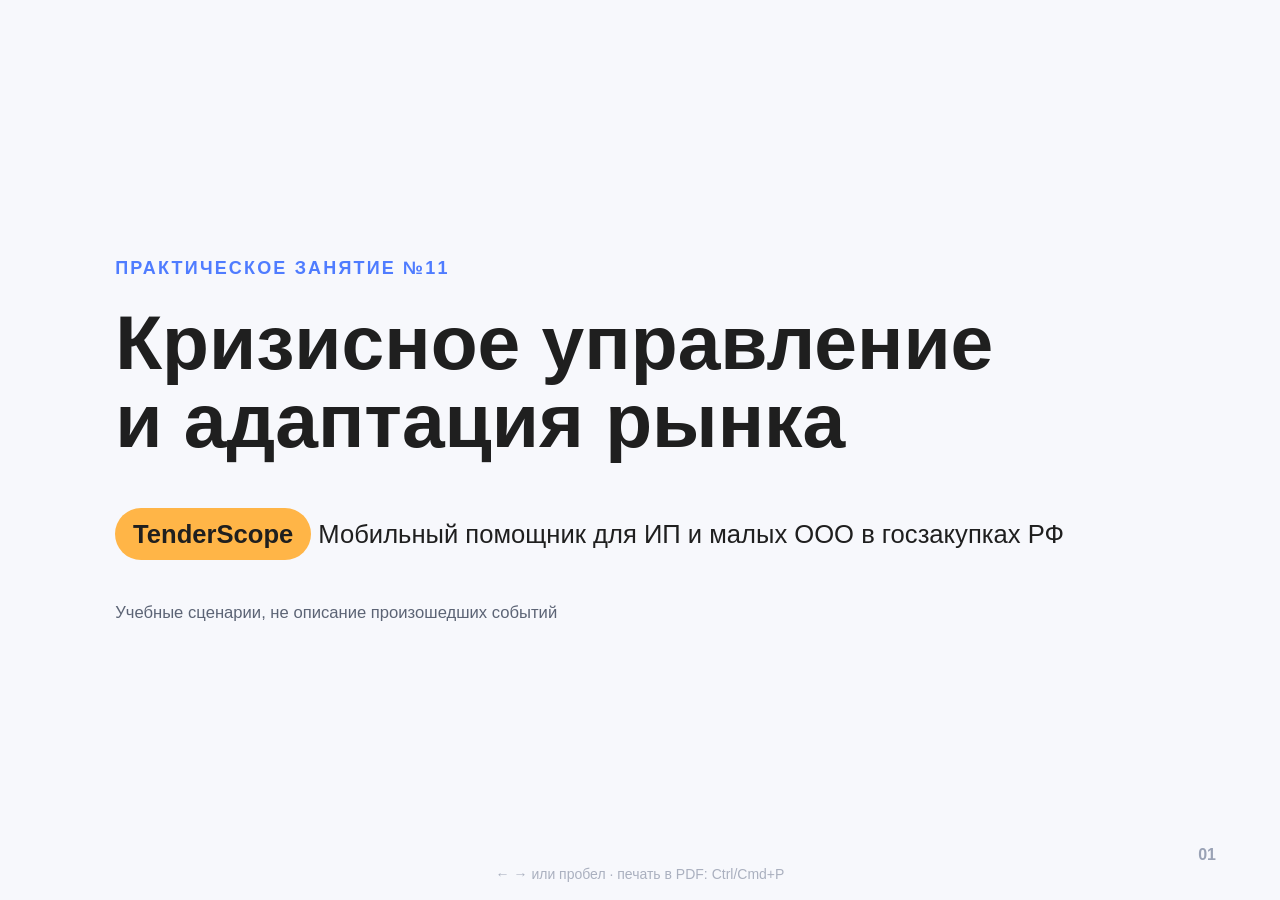
<file: docs/practicals/11-crisis-management/slides.html>
<!doctype html>
<html lang="ru">
<head>
  <meta charset="utf-8">
  <meta name="viewport" content="width=device-width, initial-scale=1">
  <link rel="icon" href="../../../landing/assets/favicon.svg" type="image/svg+xml">
  <title>TenderScope — практическое занятие №11</title>
  <style>
    :root{--ink:#1F1F1F;--blue:#4F7CFF;--gold:#FFB547;--paper:#f7f8fc}*{box-sizing:border-box}body{margin:0;background:#111;color:var(--ink);font-family:Inter,Arial,sans-serif}.deck{height:100vh;overflow:hidden}.slide{display:none;min-height:100vh;padding:7vh 9vw;background:var(--paper);position:relative}.slide.active{display:flex;flex-direction:column;justify-content:center}.slide:after{content:attr(data-no);position:absolute;right:5vw;bottom:4vh;color:#9aa2b5;font-weight:700}.kicker{color:var(--blue);font-weight:800;letter-spacing:.12em;text-transform:uppercase;font-size:clamp(12px,1.5vw,18px)}h1{font-size:clamp(38px,6vw,82px);line-height:1.02;margin:.3em 0;color:var(--ink)}h2{font-size:clamp(30px,4vw,56px);margin:.2em 0 .5em}h3{color:var(--blue);margin-bottom:.35em}p,li{font-size:clamp(17px,2vw,28px);line-height:1.35}ul{padding-left:1.15em;max-width:1100px}.grid{display:grid;grid-template-columns:repeat(2,minmax(0,1fr));gap:2vw}.card{background:#fff;border-left:6px solid var(--blue);padding:1.2em 1.4em;box-shadow:0 10px 30px #1f1f1f12}.card.gold{border-color:var(--gold)}.tag{display:inline-block;background:var(--gold);padding:.35em .7em;border-radius:99px;font-weight:800}.small{font-size:clamp(14px,1.3vw,19px);color:#5c6475}.controls{position:fixed;bottom:2vh;left:50%;transform:translateX(-50%);color:#aab0bf;font-size:14px}@media(max-width:700px){.slide{padding:8vh 7vw}.grid{grid-template-columns:1fr}p,li{font-size:18px}}@media print{body{background:#fff}.deck{height:auto;overflow:visible}.slide,.slide.active{display:flex;min-height:100vh;page-break-after:always}.controls{display:none}}
</style>
<style>
  /* TenderScope brand alignment and stable PDF export. */
  body { font-family: "Manrope", "Segoe UI", Arial, sans-serif; }
  @media print {
    @page { size: 16in 9in; margin: 0; }
    html, body { height: auto; overflow: visible; background: #F5F5F7; }
    .deck { height: auto; overflow: visible; }
    .slide, .slide.active { display: flex; width: 100vw; height: 56.25vw; min-height: 0; page-break-after: always; break-after: page; }
    .slide:last-of-type { page-break-after: auto; break-after: auto; }
    .controls { display: none !important; }
  }
</style>
</head>
<body>
<main class="deck">
  <section class="slide active" data-no="01"><span class="kicker">Практическое занятие №11</span><h1>Кризисное управление<br>и адаптация рынка</h1><p><span class="tag">TenderScope</span> Мобильный помощник для ИП и малых ООО в госзакупках РФ</p><p class="small">Учебные сценарии, не описание произошедших событий</p></section>
  <section class="slide" data-no="02"><span class="kicker">Исходная точка</span><h2>Факты и ограничения</h2><div class="grid"><div class="card"><h3>Факты</h3><ul><li>MVP-конвейер собран end-to-end</li><li>44-ФЗ и 223-ФЗ через zakupki.gov.ru</li><li>Публичных пользователей и выручки пока нет</li></ul></div><div class="card gold"><h3>Перед релизом</h3><ul><li>Нужны безопасность и деплой</li><li>Платежи, push и paywall не завершены</li><li>Есть риски парсинга и AI-стоимости</li></ul></div></div></section>
  <section class="slide" data-no="03"><span class="kicker">Кейс №5</span><h2>Обновление сломало часть продукта</h2><p>Симптомы: crash или зависание, 4xx/5xx, несовместимый API, пустая лента, таймауты GPT, ошибочные данные.</p><p><b>Масштаб пока неизвестен.</b> Проверяем корреляцию с версией клиента, ОС, endpoint, типом аккаунта и временем релиза.</p></section>
  <section class="slide" data-no="04"><span class="kicker">Первые 30 минут</span><h2>Сначала факты</h2><div class="grid"><div class="card"><h3>0–15 мин</h3><p>Остановить rollout, собрать error/crash/latency, diff deploy/config/migration, проверить backup.</p></div><div class="card gold"><h3>15–30 мин</h3><p>Воспроизвести Free/Pro, определить blast radius, заморозить опасные job, вести incident log.</p></div></div><p class="small">Не называть процент пользователей и причину без evidence.</p></section>
  <section class="slide" data-no="05"><span class="kicker">Реакция</span><h2>15 минут → час → сутки → 7 дней</h2><ul><li><b>15 минут:</b> IC, severity, freeze, сохранение логов.</li><li><b>1 час:</b> flag/rollback/read-only, smoke-check, статус каждые 30–60 минут.</li><li><b>1 сутки:</b> восстановление, сверка данных, controlled rollout.</li><li><b>7 дней:</b> postmortem, tests, canary, alerts, backup restore drill.</li></ul></section>
  <section class="slide" data-no="06"><span class="kicker">Ответственность</span><h2>Роли, а не вымышленные имена</h2><p>Incident Commander задаёт приоритеты. Release/DevOps откатывает. Backend и Mobile ищут регрессию. Data/DB проверяет restore и целостность. Support/Comms сообщает. Security/Privacy оценивает утечку. Scribe ведёт timeline.</p><p class="small">Совмещение ролей и резервных владельцев команда заполняет перед релизом.</p></section>
  <section class="slide" data-no="07"><span class="kicker">Сценарий №7</span><h2>Крупный конкурент: защищаем фокус</h2><p>Не ценовая война и не попытка стать «всем для всех».</p><div class="card"><h3>Защищаемая гипотеза ценности</h3><p>Быстрый мобильный помощник для ИП и малых ООО без тендерного отдела: запрос → релевантная лента → понятный AI-анализ с ограничениями и источниками.</p></div></section>
  <section class="slide" data-no="08"><span class="kicker">30 / 60 / 90 дней</span><h2>Проверить → усилить → масштабировать</h2><ul><li><b>30:</b> интервью, baseline, onboarding и качество релевантности.</li><li><b>60:</b> trust/data quality, вертикальные сценарии, тест цены 999 ₽ как гипотезы.</li><li><b>90:</b> выбрать канал по активации и удержанию, публиковать только реальные доказательства.</li></ul></section>
  <section class="slide" data-no="09"><span class="kicker">Критерий решений</span><h2>Метрики — только целевые гипотезы</h2><div class="grid"><div class="card"><p>Активация до первой ленты ≥40%</p><p>7-day return ≥25%</p><p>Релевантность ≥70%</p></div><div class="card gold"><p>AI-основания ≥95%</p><p>Оплата активированных ≥5%</p><p>Ошибки ≤5% сессий</p></div></div><p class="small">Сначала настроить аналитику и baseline. Если пороги не достигнуты — менять продукт/сегмент, а не увеличивать рекламу.</p></section>
</main><div class="controls">← → или пробел · печать в PDF: Ctrl/Cmd+P</div>
<script>const slides=[...document.querySelectorAll('.slide')];let i=0;function show(n){i=(n+slides.length)%slides.length;slides.forEach((s,k)=>s.classList.toggle('active',k===i))}document.addEventListener('keydown',e=>{if(['ArrowRight',' ','PageDown'].includes(e.key)){e.preventDefault();show(i+1)}if(['ArrowLeft','PageUp'].includes(e.key)){e.preventDefault();show(i-1)}});</script>
</body></html>
</file>
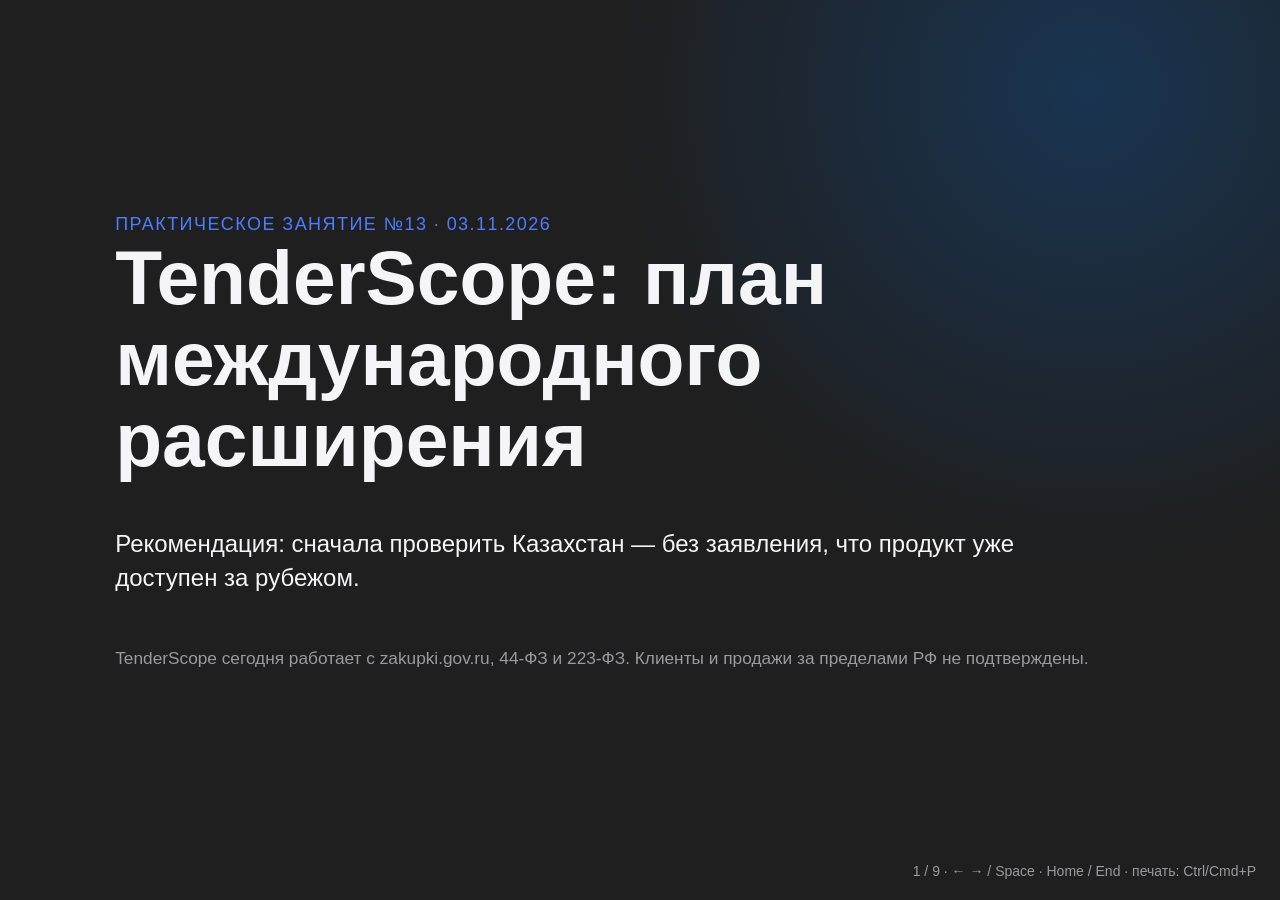
<file: docs/practicals/13-international-expansion/slides.html>
<!doctype html>
<html lang="ru">
<head>
  <meta charset="utf-8">
  <meta name="viewport" content="width=device-width, initial-scale=1">
  <link rel="icon" href="../../../landing/assets/favicon.svg" type="image/svg+xml">
  <title>TenderScope: международное расширение</title>
  <style>
    :root { --bg:#0b1220; --card:#121d32; --text:#f2f6ff; --muted:#a9b7ce; --accent:#63d7c5; --warn:#ffc857; }
    * { box-sizing:border-box } body { margin:0; background:var(--bg); color:var(--text); font:clamp(16px,2vw,24px)/1.4 Arial,sans-serif; }
    .deck { min-height:100vh } .slide { min-height:100vh; padding:7vh 9vw; display:none; flex-direction:column; justify-content:center; background:radial-gradient(circle at 85% 10%,#193451 0,transparent 35%),var(--bg); }
    .slide.active { display:flex } h1 { font-size:clamp(38px,6vw,82px); line-height:1.05; margin:0 0 24px; max-width:1000px } h2 { font-size:clamp(30px,4vw,56px); margin:0 0 28px; color:var(--accent) } h3 { margin:10px 0; color:var(--warn) } p { max-width:1000px } ul { max-width:1050px; padding-left:1.2em } li { margin:.45em 0 } .kicker { color:var(--accent); letter-spacing:.08em; text-transform:uppercase; font-size:.75em } .note { color:var(--muted); font-size:.72em; margin-top:28px } .grid { display:grid; grid-template-columns:repeat(auto-fit,minmax(220px,1fr)); gap:18px; max-width:1100px } .box { background:var(--card); padding:20px; border-radius:16px; border:1px solid #263956 } table { border-collapse:collapse; max-width:1100px; width:100%; font-size:.75em } th,td { text-align:left; padding:12px; border-bottom:1px solid #31435e } th { color:var(--accent) } .footer { position:fixed; right:24px; bottom:18px; color:var(--muted); font-size:14px } a { color:var(--accent) } @media print { .slide,.slide.active { display:flex; page-break-after:always; min-height:100vh } .footer { display:none } }
</style>
<style>
  :root { --bg:#1F1F1F; --card:#262626; --text:#F5F5F7; --muted:#9A9A9F; --accent:#4F7CFF; --warn:#FFB547; }
  body { font-family: "Manrope", "Segoe UI", Arial, sans-serif; }
  @media print {
    @page { size: 16in 9in; margin: 0; }
    html, body { height: auto; overflow: visible; background: var(--bg); }
    .deck { min-height: 0; }
    .slide, .slide.active { display: flex; width: 100vw; height: 56.25vw; min-height: 0; page-break-after: always; break-after: page; }
    .slide:last-of-type { page-break-after: auto; break-after: auto; }
    .footer { display: none; }
  }
</style>
</head>
<body>
<main class="deck" aria-label="Презентация TenderScope">
  <section class="slide active"><div class="kicker">Практическое занятие №13 · 03.11.2026</div><h1>TenderScope: план международного расширения</h1><p>Рекомендация: сначала проверить Казахстан — без заявления, что продукт уже доступен за рубежом.</p><p class="note">TenderScope сегодня работает с zakupki.gov.ru, 44-ФЗ и 223-ФЗ. Клиенты и продажи за пределами РФ не подтверждены.</p></section>
  <section class="slide"><h2>1. Что выбираем</h2><table><tr><th>Рынок</th><th>Сильная сторона</th><th>Главный барьер</th></tr><tr><td>Казахстан</td><td>Единый портал + документация сервисов</td><td>Смена интерфейса, право доступа, KZT</td></tr><tr><td>ОАЭ</td><td>Зрелая федеральная digital-платформа</td><td>Федеральный/эмиратский уровни, Arabic/English</td></tr><tr><td>Узбекистан</td><td>Электронные процедуры</td><td>Несколько платформ и data-localization</td></tr></table><p class="note">Качественная оценка пригодности пилота, не размер рынка и не прогноз выручки.</p></section>
  <section class="slide"><h2>2. Почему Казахстан</h2><div class="grid"><div class="box"><h3>Данные</h3><p>goszakup.gov.kz и официальная документация OWS V2 дают проверяемую точку старта.</p></div><div class="box"><h3>Аудитория</h3><p>Гипотеза: ИП и малым поставщикам нужны фильтры, дедлайны и объяснение документов.</p></div><div class="box"><h3>Барьер ниже</h3><p>Русский язык помогает discovery; казахский нужен до публичного запуска.</p></div></div><p class="note">Источники: goszakup.gov.kz/developer/ows_v2; Әділет, Закон №106-VIII. Доступ 03.11.2026.</p></section>
  <section class="slide"><h2>3. Что не переносим автоматически</h2><ul><li>44-ФЗ/223-ФЗ → процедуры и статусы Казахстана.</li><li>ИНН → БИН/ИИН; рубли → KZT; регионы РФ → административные единицы РК.</li><li>Российские HTML-селекторы → отдельный коннектор GoszakupKz.</li><li>AI-скоринг не становится юридической консультацией и не обещает победу.</li></ul><p class="note">Сначала read-only и разрешённый канал данных; не обходить CAPTCHA, авторизацию, rate limits и условия платформы.</p></section>
  <section class="slide"><h2>4. Продуктовая адаптация</h2><div class="grid"><div class="box"><h3>Общее ядро</h3><p>Профили, уведомления, документы, health-monitoring, AI-сводка с цитатой источника.</p></div><div class="box"><h3>Локальный слой</h3><p>Процедуры, классификаторы, обеспечения, ЭЦП, БИН/ИИН, KZT, даты и терминология.</p></div><div class="box"><h3>UX</h3><p>Русский discovery → русский/казахский beta; локальная зона Asia/Almaty.</p></div></div></section>
  <section class="slide"><h2>5. Данные, privacy и оплата</h2><ul><li>Минимизировать пользовательские данные, разделить их и публичные сведения о закупках.</li><li>Составить карту потоков: storage, email, push, AI, analytics; проверить трансграничную передачу по праву РК.</li><li>Не принимать оплату до KYC/sanctions, налоговой и платёжной проверки.</li><li>Гипотеза оплаты: подписка в KZT через допустимый локальный эквайринг; конкретный провайдер не выбран.</li></ul><p class="note">Источник: Закон РК «О персональных данных и их защите», Әділет. Доступ 03.11.2026.</p></section>
  <section class="slide"><h2>6. План 0–12 месяцев</h2><div class="grid"><div class="box"><h3>0–3</h3><p>15–20 интервью; 30–50 объявлений вручную; legal/data gate; прототип.</p></div><div class="box"><h3>3–6</h3><p>3–5 добровольных компаний; один разрешённый коннектор; закрытый read-only пилот.</p></div><div class="box"><h3>6–12</h3><p>Только при успехе: local payments, support, казахский UI и beta.</p></div></div></section>
  <section class="slide"><h2>7. Партнёрства без выдуманных договорённостей</h2><ul><li>Кандидаты на интервью: ИП и малые поставщики из разных отраслей.</li><li>Возможный локальный консультант: терминология и правовая проверка — не выбран, не обещан.</li><li>Возможный официальный канал данных: только после подтверждения условий доступа.</li><li>Никаких заявленных клиентов, партнёров, продаж или регистрации компании.</li></ul></section>
  <section class="slide"><h2>8. Риски и стоп-критерии</h2><div class="grid"><div class="box"><h3>Риски</h3><p>Смена портала, неполные данные, privacy, санкции/провайдеры, слабый спрос, ошибки AI.</p></div><div class="box"><h3>Стоп</h3><p>Нет легального доступа; точность ниже порога; никто не тестирует; платежи или data-flow не проходят review.</p></div><div class="box"><h3>Запуск</h3><p>12/20 интервью подтверждают проблему, 5 тестировщиков, 95% ключевых полей на контрольной выборке.</p></div></div></section>
  <section class="slide"><h2>9. Что проверить интервью</h2><ul><li>Сколько времени уходит на поиск и какие источники обязательны?</li><li>Что важнее: дедлайн, обеспечение, квалификация, документы или история заказчика?</li><li>Какой уровень шума допустим и что считается «релевантным» уведомлением?</li><li>Русский/казахский, допустимость внешнего AI, KZT-оплата и формат счёта?</li><li>Нужен мониторинг или подача заявки/ЭЦП? Первый пилот — только мониторинг.</li></ul><p class="note">Полные ссылки, допущения и критерии — в README.md, 01-market-comparison.md, 02-product-adaptation.md и 03-entry-strategy.md.</p></section>
</main>
<div class="footer" id="counter">1 / 9 · ← → / Space · Home / End · печать: Ctrl/Cmd+P</div>
<script>
  const slides=[...document.querySelectorAll('.slide')]; let current=0;
  function show(n){current=Math.max(0,Math.min(slides.length-1,n)); slides.forEach((s,i)=>s.classList.toggle('active',i===current)); document.getElementById('counter').textContent=`${current+1} / ${slides.length} · ← → / Space · Home / End · печать: Ctrl/Cmd+P`;}
  document.addEventListener('keydown',e=>{if(['ArrowRight','PageDown',' '].includes(e.key)){e.preventDefault();show(current+1)} if(['ArrowLeft','PageUp'].includes(e.key)){e.preventDefault();show(current-1)} if(e.key==='Home')show(0); if(e.key==='End')show(slides.length-1)});
</script>
</body>
</html>
</file>
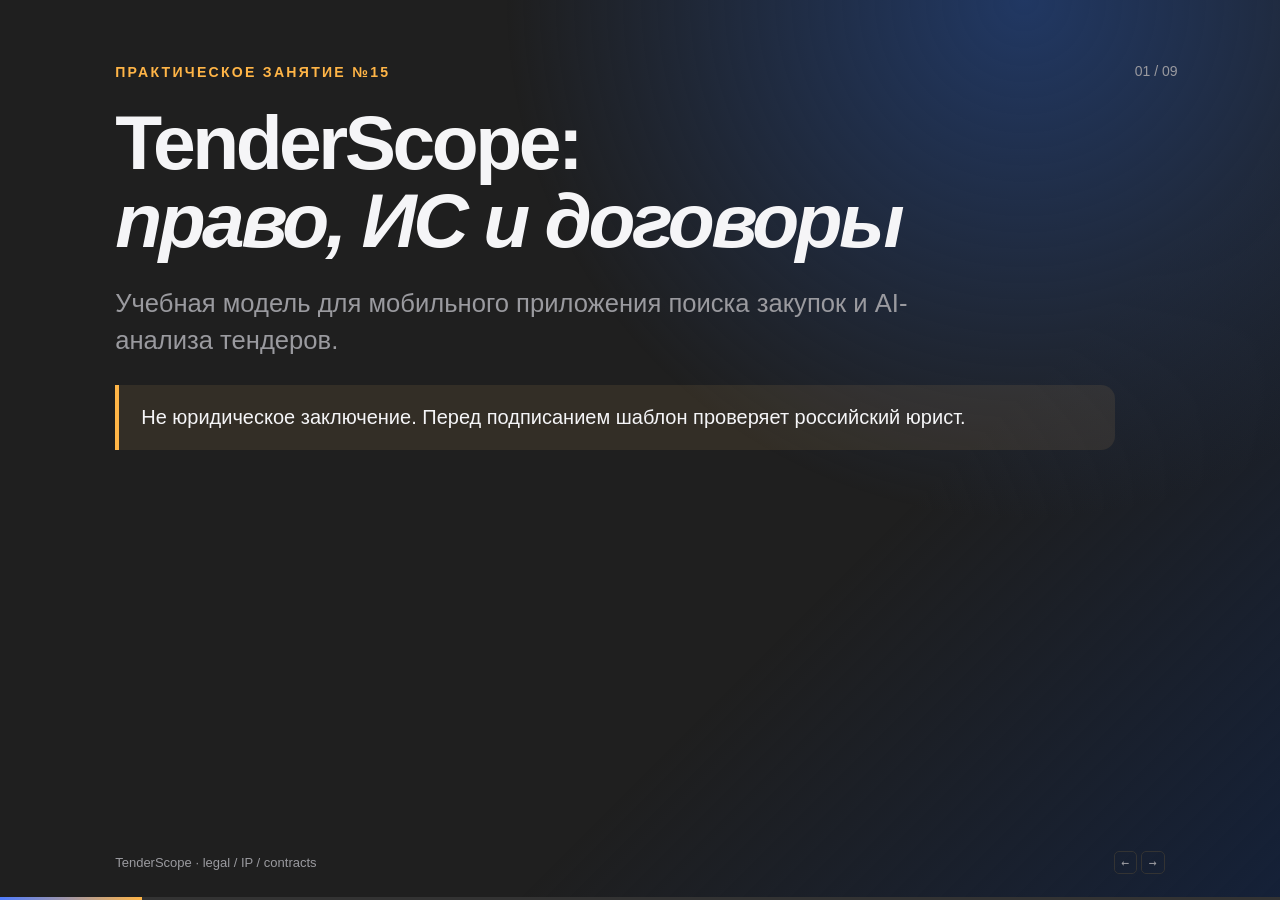
<file: docs/practicals/15-legal-ip-contracts/slides.html>
<!doctype html>
<html lang="ru">
<head>
<meta charset="utf-8"><meta name="viewport" content="width=device-width,initial-scale=1">
<link rel="icon" href="../../../landing/assets/favicon.svg" type="image/svg+xml">
<title>TenderScope — ПЗ №15: право, ИС и договоры</title>
<style>
:root{--bg:#101522;--panel:#182238;--ink:#f5f7fb;--muted:#aab6cd;--blue:#66a6ff;--gold:#ffca70;--line:#2b3a58}*{box-sizing:border-box}html,body{margin:0;height:100%;font-family:Inter,Segoe UI,Arial,sans-serif;background:var(--bg);color:var(--ink);overflow:hidden}body:before{content:"";position:fixed;inset:0;background:radial-gradient(circle at 80% 0,#213863 0,transparent 38%),linear-gradient(135deg,transparent 65%,#152138);pointer-events:none}.deck{height:100%;position:relative}.slide{display:none;height:100%;padding:7vh 9vw 11vh;position:relative;z-index:1}.slide.active{display:block}.kicker{color:var(--gold);text-transform:uppercase;letter-spacing:.16em;font-size:clamp(11px,1.1vw,15px);font-weight:700}.num{position:absolute;right:8vw;top:7vh;color:var(--muted);font-size:14px}.h1{font-size:clamp(34px,6vw,78px);line-height:1.02;max-width:1000px;margin:22px 0 20px;letter-spacing:-.045em}.h2{font-size:clamp(27px,4vw,54px);margin:18px 0 25px;letter-spacing:-.035em}.lead{font-size:clamp(18px,2vw,28px);color:var(--muted);max-width:880px;line-height:1.45}.grid{display:grid;grid-template-columns:repeat(2,minmax(0,1fr));gap:18px;max-width:1100px}.grid.three{grid-template-columns:repeat(3,minmax(0,1fr))}.card{background:rgba(24,34,56,.9);border:1px solid var(--line);border-radius:18px;padding:22px;line-height:1.45}.card b{display:block;color:var(--blue);font-size:20px;margin-bottom:8px}.card p{margin:0;color:#d4dbea}.card ul{margin:8px 0 0;padding-left:20px;color:#d4dbea}.callout{border-left:4px solid var(--gold);background:rgba(255,202,112,.09);padding:18px 22px;border-radius:0 14px 14px 0;max-width:1000px;font-size:20px;line-height:1.45}.small{font-size:14px;color:var(--muted);line-height:1.5}.footer{position:fixed;bottom:30px;left:9vw;right:9vw;display:flex;justify-content:space-between;color:var(--muted);font-size:13px;z-index:2}.bar{height:3px;background:var(--line);position:fixed;bottom:0;left:0;right:0;z-index:3}.bar i{display:block;height:100%;background:linear-gradient(90deg,var(--blue),var(--gold));width:11%;transition:.25s}kbd{border:1px solid var(--line);padding:3px 7px;border-radius:5px}@media(max-width:700px){.slide{padding:6vh 7vw 12vh}.grid,.grid.three{grid-template-columns:1fr}.card{padding:15px}.footer{left:7vw;right:7vw}}
</style>
<style>
  :root { --bg:#1F1F1F; --panel:#262626; --ink:#F5F5F7; --muted:#9A9A9F; --blue:#4F7CFF; --gold:#FFB547; --line:#333333; }
  body { font-family: "Manrope", "Segoe UI", Arial, sans-serif; }
  @media print {
    @page { size: 16in 9in; margin: 0; }
    html, body { height: auto; overflow: visible; background: var(--bg); }
    .deck { height: auto; }
    .slide, .slide.active { display: block; width: 100vw; height: 56.25vw; min-height: 0; page-break-after: always; break-after: page; }
    .slide:last-of-type { page-break-after: auto; break-after: auto; }
    .footer, .bar { display: none; }
  }
</style>
<body><main class="deck">
<section class="slide active"><span class="kicker">Практическое занятие №15</span><span class="num">01 / 09</span><h1 class="h1">TenderScope:<br><em>право, ИС и договоры</em></h1><p class="lead">Учебная модель для мобильного приложения поиска закупок и AI-анализа тендеров.</p><div class="callout">Не юридическое заключение. Перед подписанием шаблон проверяет российский юрист.</div></section>
<section class="slide"><span class="kicker">Контекст</span><span class="num">02 / 09</span><h2 class="h2">Что нужно защитить</h2><div class="grid three"><div class="card"><b>Продукт</b><p>Flutter-клиент, .NET-бэкенд, архитектура, база данных, документация.</p></div><div class="card"><b>Бренд</b><p>TenderScope, логотип, домен, stores, почта и аккаунты проекта.</p></div><div class="card"><b>Интеграции</b><p>ЕИС, OpenAI, S3; в планах Firebase и ЮKassa. У каждого свои условия.</p></div></div><p class="small">Статус ИП в проектном контексте сформулирован неоднозначно («подавалась/получена») и требует проверки.</p></section>
<section class="slide"><span class="kicker">Модель</span><span class="num">03 / 09</span><h2 class="h2">ИП или ООО?</h2><div class="grid"><div class="card"><b>ИП — сейчас</b><ul><li>проще для раннего MVP и первых продаж;</li><li>нет долей и отдельного юридического лица;</li><li>нужны договоры на права и контроль личных рисков.</li></ul></div><div class="card"><b>ООО — позже</b><ul><li>удобнее для партнёров, инвестиций и долей;</li><li>отдельный субъект, но не автоматическая защита от всех рисков;</li><li>потребуется передать ИС от текущего владельца.</li></ul></div></div><div class="callout" style="margin-top:20px">Учебное решение: подтвердить статус и владельца, новые результаты оформлять на согласованного правообладателя; ООО — альтернатива при росте команды и финансирования.</div></section>
<section class="slide"><span class="kicker">Реестр активов</span><span class="num">04 / 09</span><h2 class="h2">Права не возникают из оплаты</h2><div class="grid three"><div class="card"><b>Код и дизайн</b><p>ТЗ → результат → акт → передача исключительных прав. Получить исходники и историю.</p></div><div class="card"><b>Название</b><p>Проверить обозначение и классы МКТУ. Не утверждать, что товарный знак зарегистрирован.</p></div><div class="card"><b>База и тексты</b><p>Зафиксировать авторов, происхождение данных, условия источника и пользовательский контент.</p></div><div class="card"><b>Домен и аккаунты</b><p>Владение на проектной почте, 2FA, recovery-коды, отзыв доступа.</p></div><div class="card"><b>Зависимости</b><p>SBOM, LICENSE/NOTICE, версии и совместимость open-source и шрифтов.</p></div><div class="card"><b>Секреты</b><p>Минимальный доступ, ротация ключей, резервирование и журнал изменений.</p></div></div></section>
<section class="slide"><span class="kicker">Приоритет</span><span class="num">05 / 09</span><h2 class="h2">План защиты на 30 дней</h2><div class="grid"><div class="card"><b>1–3 день</b><p>Инвентаризация активов, авторов, репозиториев, домена и аккаунтов.</p></div><div class="card"><b>4–10 день</b><p>Договоры с разработчиками/дизайнерами, акты, исходники, pre-existing materials.</p></div><div class="card"><b>11–15 день</b><p>Проверка зависимостей, шрифтов, API terms и условий ЕИС.</p></div><div class="card"><b>16–30 день</b><p>2FA и доступы; поиск TenderScope и юридическая стратегия товарного знака.</p></div></div><div class="callout" style="margin-top:24px">До релиза важнее всего закрыть цепочку прав на уже созданный MVP.</div></section>
<section class="slide"><span class="kicker">Договор</span><span class="num">06 / 09</span><h2 class="h2">Скелет договора с подрядчиком</h2><div class="grid three"><div class="card"><b>Предмет</b><p>Задание, стек, репозиторий, критерии, сроки.</p></div><div class="card"><b>Приёмка</b><p>Срок проверки, дефекты, исправления, акт.</p></div><div class="card"><b>Цена</b><p>Этапы, сумма, налоги, условия оплаты.</p></div><div class="card"><b>Права</b><p>Объём, момент и способы передачи исключительных прав.</p></div><div class="card"><b>Компоненты</b><p>Pre-existing, open-source, сторонние материалы.</p></div><div class="card"><b>Защита</b><p>Конфиденциальность, ПДн, гарантии, ответственность.</p></div></div></section>
<section class="slide"><span class="kicker">Критические условия</span><span class="num">07 / 09</span><h2 class="h2">Что особенно проверить в шаблоне</h2><div class="grid"><div class="card"><b>Исключительные права</b><p>Список конкретных файлов и версий, акт, вознаграждение за права, способы использования, ранее созданные компоненты.</p></div><div class="card"><b>Open-source</b><p>Лицензии, NOTICE, copyleft, коммерческое и сетевое использование — только после письменной фиксации.</p></div><div class="card"><b>Персональные данные</b><p>Роли сторон, поручение, категории данных, меры защиты, доступ к OpenAI/Firebase/S3 и трансграничные вопросы.</p></div><div class="card"><b>Риски</b><p>Статус исполнителя, налоги, неустойка, лимиты, расторжение, подсудность и доказательства.</p></div></div></section>
<section class="slide"><span class="kicker">Доказательная база</span><span class="num">08 / 09</span><h2 class="h2">Необходимые подтверждения</h2><div class="callout">Основатель должен подтвердить статус ИП, правообладателя, авторов и подрядчиков, домен, аккаунты, заявки на товарный знак, данные и лицензии.</div><div class="grid" style="margin-top:22px"><div class="card"><b>Папка прав</b><p>Договоры, ТЗ, акты, реестр версий, исходники, LICENSE/NOTICE.</p></div><div class="card"><b>Папка доступа</b><p>Аккаунты проекта, 2FA, recovery-коды, список ролей, процедура отзыва.</p></div></div></section>
<section class="slide"><span class="kicker">Итог и источники</span><span class="num">09 / 09</span><h2 class="h2">Следующий шаг</h2><p class="lead">Подтвердить факты → закрыть цепочку прав → проверить лицензии → подписать договор и акт → получить юридическую проверку.</p><div class="card" style="margin-top:24px;max-width:1000px"><b>Официальные источники</b><p class="small">ГК РФ: <a href="https://pravo.gov.ru" style="color:var(--blue)">pravo.gov.ru</a>; 152-ФЗ о персональных данных: pravo.gov.ru; ФНС — регистрация ИП/ООО: nalog.gov.ru; Роспатент — товарные знаки: rospatent.gov.ru. Дата доступа: 03.11.2026.</p></div><p class="small" style="margin-top:20px">Клавиши ← → / пробел — навигация. Все поля договора в квадратных скобках требуют заполнения.</p></section>
</main><div class="footer"><span>TenderScope · legal / IP / contracts</span><span><kbd>←</kbd> <kbd>→</kbd></span></div><div class="bar"><i></i></div>
<script>const ss=[...document.querySelectorAll('.slide')],bar=document.querySelector('.bar i');let n=0;function go(x){n=(x+ss.length)%ss.length;ss.forEach((s,i)=>s.classList.toggle('active',i===n));bar.style.width=((n+1)/ss.length*100)+'%'}addEventListener('keydown',e=>{if(['ArrowRight',' ','PageDown'].includes(e.key)){e.preventDefault();go(n+1)}if(['ArrowLeft','PageUp'].includes(e.key)){e.preventDefault();go(n-1)}});addEventListener('click',e=>{if(e.target.closest('a'))return;go(n+1)});go(0)</script></body></html>
</file>
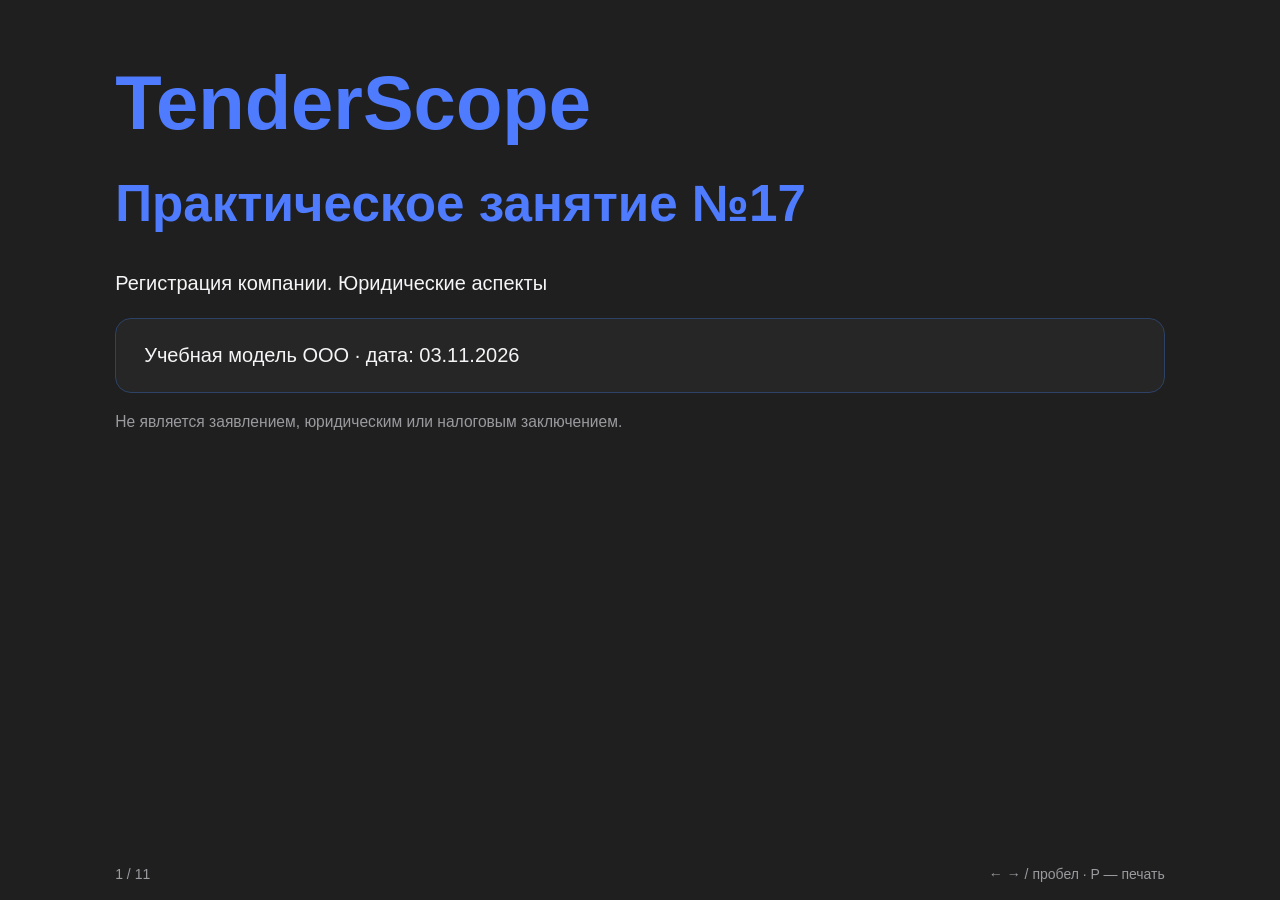
<file: docs/practicals/17-company-registration/slides.html>
<!doctype html>
<html lang="ru">
<head>
  <meta charset="utf-8">
  <meta name="viewport" content="width=device-width, initial-scale=1">
  <link rel="icon" href="../../../landing/assets/favicon.svg" type="image/svg+xml">
  <title>TenderScope — Практическое занятие №17</title>
  <style>
    :root { --bg:#0b1220; --card:#14213a; --ink:#f4f7fb; --muted:#b7c4d8; --accent:#67e8f9; }
    * { box-sizing:border-box; } body { margin:0; background:var(--bg); color:var(--ink); font:20px/1.45 system-ui, sans-serif; }
    .deck { min-height:100vh; } .slide { display:none; min-height:100vh; padding:7vh 9vw; }
    .slide.active { display:block; } h1 { font-size:clamp(36px,6vw,76px); line-height:1.05; margin:0 0 24px; color:var(--accent); }
    h2 { font-size:clamp(30px,4vw,52px); margin:0 0 28px; color:var(--accent); } h3 { color:#fbbf24; }
    li { margin:12px 0; } .box { background:var(--card); border:1px solid #2d4266; border-radius:16px; padding:22px 28px; margin:18px 0; }
    .small { color:var(--muted); font-size:.78em; } table { width:100%; border-collapse:collapse; background:var(--card); font-size:.8em; }
    th,td { text-align:left; padding:10px; border-bottom:1px solid #355071; } th { color:var(--accent); }
    .footer { position:fixed; bottom:16px; left:9vw; right:9vw; display:flex; justify-content:space-between; color:var(--muted); font-size:14px; }
    @media print { body { background:white; color:#111; } .slide { display:block; min-height:100vh; break-after:page; padding:2cm; } h1,h2 { color:#075985; } .box,table { background:#f4f7fb; border-color:#aaa; } .footer { display:none; } }
  </style>
  <style>
    :root { --bg:#1F1F1F; --card:#262626; --ink:#F5F5F7; --muted:#9A9A9F; --accent:#4F7CFF; }
    body { font-family: "Manrope", "Segoe UI", Arial, sans-serif; }
    @media print {
      @page { size: 16in 9in; margin: 0; }
      html, body { height: auto; overflow: visible; background: var(--bg); }
      .deck { min-height: 0; }
      .slide, .slide.active { display: block; width: 100vw; height: 56.25vw; min-height: 0; page-break-after: always; break-after: page; }
      .slide:last-of-type { page-break-after: auto; break-after: auto; }
      .footer { display: none; }
    }
  </style>
</head>
<body>
<main class="deck">
  <section class="slide active"><h1>TenderScope</h1><h2>Практическое занятие №17</h2><p>Регистрация компании. Юридические аспекты</p><div class="box">Учебная модель ООО · дата: 03.11.2026</div><p class="small">Не является заявлением, юридическим или налоговым заключением.</p></section>
  <section class="slide"><h2>Фактический статус проекта</h2><ul><li>В PROJECT_CONTEXT.md: «Регистрация ИП подана/получена; далее подключить ЮKassa как ИП».</li><li>Дата, ОГРНИП, ИНН и результат не указаны.</li><li>ООО в этой презентации — отдельный учебный сценарий.</li></ul><div class="box">Не подавать документы, не открывать счёт и не регистрировать компанию по этому материалу.</div></section>
  <section class="slide"><h2>Комплект регистрации ООО</h2><ul><li>Р11001.</li><li>Решение единственного учредителя или протокол.</li><li>Устав либо проверенный типовой устав.</li><li>Адрес с документом-основанием.</li><li>Сведения об учредителях, долях, капитале, директоре и ОКВЭД.</li></ul><p class="small">Все неизвестные сведения остаются placeholders.</p></section>
  <section class="slide"><h2>Устав и корпоративные решения</h2><ul><li>Устав: статус, адрес, капитал, доли, органы, прибыль, реорганизация.</li><li>Решение: создание, устав, капитал, директор, ОКВЭД, заявитель.</li><li>Протокол: участники, повестка, голоса и те же решения.</li></ul><div class="box">Подписи и реквизиты заполняются только по оригиналам документов.</div></section>
  <section class="slide"><h2>Что собрать для Р11001</h2><ul><li>Название и адрес.</li><li>Учредители и доли.</li><li>Директор и заявитель.</li><li>Основной/дополнительные ОКВЭД.</li><li>Устав или номер типового устава.</li></ul><p class="small">Перед подачей — проверка сервиса ФНС и сверка с документами.</p></section>
  <section class="slide"><h2>Режимы: рабочая гипотеза</h2><ul><li>ОСНО: НДС и прибыль, больше администрирования.</li><li>УСН «доходы»: простая база, взносы могут уменьшать налог.</li><li>УСН «доходы − расходы»: важны подтверждённые расходы и региональная ставка.</li><li>АУСН: 8%/20%, лимит 60 млн, до 5 работников, уполномоченный банк и регион.</li></ul><div class="box">Для SaaS считать обе УСН; решение подтверждает бухгалтер.</div></section>
  <section class="slide"><h2>Актуальные ориентиры ФНС на 2026</h2><ul><li>УСН: доход до 490,5 млн, до 130 работников, ОС до 218 млн.</li><li>Освобождение УСН от НДС: порог предыдущего года 20 млн.</li><li>Общая ставка НДС: 22%.</li><li>Взносы: 30% в пределах базы 2 979 000 руб. на человека.</li></ul><p class="small">Проверять правила повторно в день реального действия.</p></section>
  <section class="slide"><h2>Учебный расчёт квартала</h2><p>999 ₽/мес. × 3 месяца. Два сотрудника по 100 000 ₽/мес.; зарплата 600 000, взносы 180 000. Прочие расходы = 20% выручки. НДС = 0 при допущении освобождения.</p><table><tr><th>Подписчики</th><th>Выручка</th><th>УСН 6%*</th><th>УСН Д-Р*</th></tr><tr><td>100</td><td>299 700</td><td>8 991</td><td>2 997</td></tr><tr><td>500</td><td>1 498 500</td><td>44 955</td><td>62 820</td></tr><tr><td>1 000</td><td>2 997 000</td><td>89 910</td><td>242 640</td></tr></table><p class="small">* Модель с ограничением уменьшения на взносы и минимальным налогом; не бухгалтерский расчёт.</p></section>
  <section class="slide"><h2>Первый месяц: контрольные точки</h2><ul><li>Дни 1–3: получить документы ЕГРЮЛ, проверить данные.</li><li>Дни 1–7: режим, банк, бухгалтерия.</li><li>Дни 3–10: КЭП и ЭДО.</li><li>Дни 5–15: кадры и персональные данные.</li><li>Дни 15–30: договоры, первичка, закрытие месяца и календарь отчётности.</li></ul></section>
  <section class="slide"><h2>Что обязательно проверить</h2><ul><li>Режим, ставки региона, НДС и взносы.</li><li>ОКВЭД и ИТ-льготы: аккредитация и условия не предполагаются автоматически.</li><li>Касса, чеки подписки, оферта, возвраты и эквайринг.</li><li>ПДн, трудовые документы, права на код и бренд.</li></ul><p class="small">Юрист проверяет устав/договоры, бухгалтер — расчёты и отчётность.</p></section>
  <section class="slide"><h2>Итог и источники</h2><div class="box"><b>Нужно подставить:</b> ФИО и данные основателя, учредителей и директора, название, адрес, доли, капитал, ОКВЭД, заявителя и банковские реквизиты.</div><p>Расчёты — учебные; ООО не зарегистрировано.</p><p class="small">ФНС: nalog.gov.ru — регистрация ЮЛ, Р11001, УСН/НДС, страховые взносы; ausn.nalog.gov.ru — АУСН. Доступ к источникам: 03.11.2026.</p></section>
</main>
<div class="footer"><span id="counter"></span><span>← → / пробел · P — печать</span></div>
<script>
  const slides=[...document.querySelectorAll('.slide')]; let i=0;
  function show(n){i=(n+slides.length)%slides.length; slides.forEach((s,k)=>s.classList.toggle('active',k===i)); document.querySelector('#counter').textContent=`${i+1} / ${slides.length}`;}
  addEventListener('keydown',e=>{if(['ArrowRight',' ','PageDown'].includes(e.key))show(i+1); if(['ArrowLeft','PageUp'].includes(e.key))show(i-1); if(e.key.toLowerCase()==='p')print();}); show(0);
</script>
</body></html>
</file>
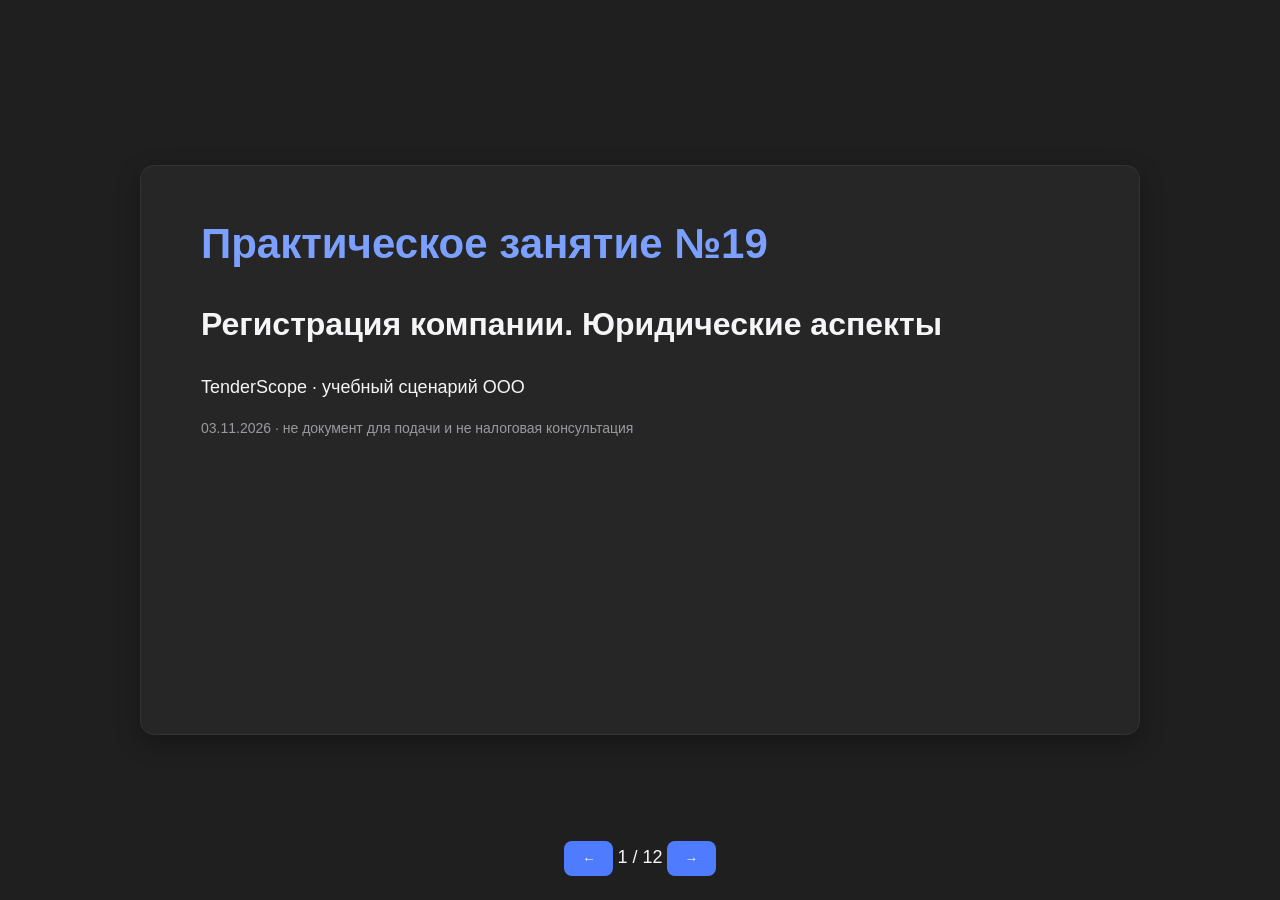
<file: docs/practicals/19-company-registration/slides.html>
<!doctype html>
<html lang="ru"><head><meta charset="utf-8"><meta name="viewport" content="width=device-width,initial-scale=1"><link rel="icon" href="../../../landing/assets/favicon.svg" type="image/svg+xml"><title>ПЗ-19 — Регистрация компании</title>
<style>body{margin:0;background:#1F1F1F;color:#F5F5F7;font:18px/1.45 "Manrope","Segoe UI",Arial,sans-serif}.deck{height:100vh;display:flex;align-items:center;justify-content:center}.slide{display:none;width:min(1000px,86vw);min-height:570px;padding:48px 60px;box-sizing:border-box;background:#262626;border:1px solid #333;border-radius:14px;box-shadow:0 8px 24px #0005}.slide.active{display:block}h1{font-size:42px;margin:0 0 25px;color:#7BA0FF}h2{font-size:32px;color:#F5F5F7}li{margin:14px 0;line-height:1.35}.tag{color:#FFB547}.small{font-size:14px;color:#9A9A9F}.nav{position:fixed;bottom:20px;left:0;right:0;text-align:center}.nav button{background:#4F7CFF;color:#fff;border:0;padding:10px 18px;margin:4px;border-radius:8px;font-weight:bold}table{border-collapse:collapse;width:100%;font-size:16px}td,th{border:1px solid #333;padding:10px;text-align:left}th{color:#7BA0FF}@media print{@page{size:16in 9in;margin:0}html,body{height:auto;overflow:visible}.deck{height:auto;display:block}.slide,.slide.active{display:block;width:100vw;height:56.25vw;min-height:0;padding:6vw;page-break-after:always;break-after:page}.slide:last-of-type{page-break-after:auto;break-after:auto}.nav{display:none}}</style></head>
<body><main class="deck">
<section class="slide active"><h1>Практическое занятие №19</h1><h2>Регистрация компании. Юридические аспекты</h2><p>TenderScope · учебный сценарий ООО</p><p class="small">03.11.2026 · не документ для подачи и не налоговая консультация</p></section>
<section class="slide"><h1>1. Контекст и границы</h1><ul><li>TenderScope — приложение для поиска и анализа госзакупок.</li><li>В PROJECT_CONTEXT.md указано: регистрация ИП подана/получена.</li><li>ООО здесь — отдельный учебный сценарий.</li><li>Реальные ФИО, адреса, доли, реквизиты и показатели не используются.</li></ul></section>
<section class="slide"><h1>2. Комплект регистрации</h1><ul><li>Решение единственного учредителя или протокол.</li><li>Устав/типовой устав, Р11001, уведомление о режиме.</li><li>Данные: название, адрес, участники, доли, директор, ОКВЭД, капитал.</li><li>Все файлы — шаблоны с placeholders и требуют проверки.</li></ul></section>
<section class="slide"><h1>3. Устав и решения</h1><ul><li>Устав: статус, адрес, капитал, участники, органы управления, прибыль, ликвидация.</li><li>Решение: учредить, утвердить устав, капитал, директора, ОКВЭД, поручение подачи.</li><li>Протокол: состав, кворум, повестка, голосование, подписи.</li></ul></section>
<section class="slide"><h1>4. Р11001: контрольные поля</h1><ul><li>Название и место нахождения.</li><li>Учредители и доли; директор.</li><li>Капитал, ОКВЭД, филиалы/типовой устав.</li><li>Заявитель, способ подачи и подпись.</li><li class="tag">Проверить актуальную форму ФНС перед реальным действием.</li></ul></section>
<section class="slide"><h1>5. Варианты налогового режима</h1><table><tr><th>Режим</th><th>Учебная оценка</th></tr><tr><td>УСН 6%</td><td>Просто; доходы × 6%; предварительно подходит подписке.</td></tr><tr><td>УСН 15%</td><td>Доходы − подтверждённые расходы; минимальный налог 1%.</td></tr><tr><td>ОСНО</td><td>НДС + прибыль; рассматривать при B2B/вычетах.</td></tr><tr><td>АУСН</td><td>Только после проверки региона и лимитов.</td></tr></table></section>
<section class="slide"><h1>6. Ставки и правила</h1><ul><li>ФНС: базовые ставки УСН — 6% и 15%; регионы могут снижать.</li><li>Лимиты применения требуют контроля: доход, штат, основные средства.</li><li>Аванс — до 28 дней после квартала; декларация ООО — до 25 марта.</li><li>НДС для УСН в 2026 зависит от порога и выбранной ставки.</li></ul><p class="small">Источник: nalog.gov.ru, страницы УСН и НДС, доступ 03.11.2026.</p></section>
<section class="slide"><h1>7. Квартальная модель</h1><p>Pro = 999 ₽/мес.; клиенты и расходы — предположения.</p><table><tr><th>Клиенты/мес.</th><th>Выручка Q</th><th>УСН 6%</th><th>УСН 15%</th></tr><tr><td>10</td><td>29 970</td><td>1 798,20</td><td>3 596,40</td></tr><tr><td>50</td><td>149 850</td><td>8 991</td><td>11 238,75</td></tr><tr><td>200</td><td>599 400</td><td>35 964</td><td>26 973</td></tr></table></section>
<section class="slide"><h1>8. Что меняет расчёт</h1><ul><li>НДС, вычеты, счета-фактуры, возвраты.</li><li>Подтверждённые расходы и региональная ставка.</li><li>Сотрудники, НДФЛ и страховые взносы.</li><li>Эквайринг, магазины приложений, иностранные сервисы.</li><li>Модель не заменяет проверку бухгалтера.</li></ul></section>
<section class="slide"><h1>9. Первый месяц</h1><ul><li>D0–D7: получить документы, подтвердить режим, открыть счёт.</li><li>D3–D15: бухгалтерия, ЭДО, УКЭП.</li><li>D5–D15: кадры и персональные данные при наличии обработки.</li><li>D15–D30: ЕНС, календарь, закрытие месяца, security baseline.</li></ul></section>
<section class="slide"><h1>10. Риски и контроль</h1><ul><li>Неверный адрес/ОКВЭД → проверить до подачи.</li><li>Пропуск уведомления УСН → поставить контрольный срок.</li><li>НДС/чеки/подписка → согласовать billing-flow.</li><li>Персональные данные → ограничить доступ и описать обработку.</li><li>Смена законодательства → пересчитать перед запуском.</li></ul></section>
<section class="slide"><h1>11. Вывод</h1><ul><li>Документы подготовлены как заполняемые учебные шаблоны.</li><li>Для модели подписки предварительно рациональна УСН 6%.</li><li>Реальные действия требуют данных основателя и проверки ФНС.</li><li>Источники: <span class="tag">nalog.gov.ru</span>, страницы УСН/НДС, доступ 03.11.2026.</li></ul></section>
</main><div class="nav"><button onclick="prev()">←</button><span id="counter"></span><button onclick="next()">→</button></div>
<script>const s=[...document.querySelectorAll('.slide')];let i=0;function show(){s.forEach((x,n)=>x.classList.toggle('active',n===i));counter.textContent=`${i+1} / ${s.length}`}function next(){i=Math.min(s.length-1,i+1);show()}function prev(){i=Math.max(0,i-1);show()}document.onkeydown=e=>{if(e.key==='ArrowRight')next();if(e.key==='ArrowLeft')prev()};show()</script></body></html>
</file>
<file: landing/styles.css>
/* ==========================================================================
   TenderScope landing — static stylesheet
   Brand: bg #1F1F1F · blue #4F7CFF · gold #FFB547 · ink #F5F5F7 · Manrope
   ========================================================================== */

:root {
  --bg: #1f1f1f;
  --bg-deep: #1a1a1a;
  --surface: #262626;
  --surface-2: #2e2e2e;
  --surface-3: #1b1b1c;
  --border: #333333;
  --border-soft: #2a2a2a;
  --border-strong: #3f3f42;
  --ink: #f5f5f7;
   --ink-dim: #9a9a9f;
   --ink-mute: #6f6f74;
  --accent: #4f7cff;
  --accent-2: #7ba0ff;
  --accent-deep: #3a63d8;
  --gold: #ffb547;
  --green: #3ccb7f;
  --orange: #ffa640;
  --red: #ff6b6b;
   --radius: 14px;
   --radius-sm: 8px;
   --shadow: 0 8px 24px rgba(0, 0, 0, 0.24);
  --container: 1160px;
  --font: "Manrope", -apple-system, BlinkMacSystemFont, "Segoe UI", Roboto, "Helvetica Neue", Arial, sans-serif;
}

*,
*::before,
*::after {
  box-sizing: border-box;
}

html {
  scroll-behavior: smooth;
  scroll-padding-top: 88px;
  -webkit-text-size-adjust: 100%;
}

body {
  margin: 0;
  min-width: 320px;
  overflow-x: clip;
  background: var(--bg);
  color: var(--ink);
  font-family: var(--font);
  font-size: 16px;
  line-height: 1.6;
  -webkit-font-smoothing: antialiased;
  text-rendering: optimizeLegibility;
}

body.menu-open {
  overflow: hidden;
}

img,
svg {
  display: block;
  max-width: 100%;
}

img {
  height: auto;
}

a {
  color: var(--accent-2);
  text-decoration: none;
}

a:hover {
  color: var(--ink);
}

p {
  margin: 0;
}

h1,
h2,
h3 {
  margin: 0;
  color: var(--ink);
  font-weight: 800;
  line-height: 1.15;
  letter-spacing: -0.02em;
}

ul,
ol {
  margin: 0;
  padding: 0;
  list-style: none;
}

button,
input {
  font: inherit;
  color: inherit;
}

button {
  cursor: pointer;
}

:focus-visible {
  outline: 2px solid var(--gold);
  outline-offset: 3px;
  border-radius: 6px;
}

::selection {
  background: rgba(79, 124, 255, 0.45);
  color: #fff;
}

.container {
  width: 100%;
  max-width: var(--container);
  margin: 0 auto;
  padding: 0 24px;
}

.svg-sprite {
  position: absolute;
  width: 0;
  height: 0;
  overflow: hidden;
}

.icon {
  width: 20px;
  height: 20px;
  flex: 0 0 auto;
  fill: none;
  stroke: currentColor;
  stroke-width: 2;
  stroke-linecap: round;
  stroke-linejoin: round;
}

.visually-hidden {
  position: absolute !important;
  width: 1px;
  height: 1px;
  padding: 0;
  margin: -1px;
  overflow: hidden;
  clip: rect(0 0 0 0);
  white-space: nowrap;
  border: 0;
}

.skip-link {
  position: fixed;
  top: 12px;
  left: 12px;
  z-index: 200;
  padding: 10px 16px;
  border-radius: 8px;
  background: var(--gold);
  color: #1f1f1f;
  font-size: 14px;
  font-weight: 700;
  transform: translateY(-160%);
  transition: transform 0.2s ease;
}

.skip-link:focus {
  transform: translateY(0);
  color: #1f1f1f;
}

/* ==========================================================================
   Buttons
   ========================================================================== */

.btn {
  display: inline-flex;
  align-items: center;
  justify-content: center;
  gap: 9px;
  padding: 12px 20px;
  border: 1px solid transparent;
  border-radius: 12px;
  font-family: var(--font);
  font-size: 14px;
  font-weight: 700;
  line-height: 1.25;
  text-align: center;
  text-decoration: none;
  transition: transform 0.18s ease, background-color 0.18s ease, border-color 0.18s ease,
    box-shadow 0.18s ease, color 0.18s ease, filter 0.18s ease;
}

.btn .icon {
  width: 18px;
  height: 18px;
}

.btn-primary {
   background: var(--accent-deep);
  color: #fff;
   box-shadow: var(--shadow);
}

.btn-primary:hover {
  color: #fff;
   filter: brightness(1.09);
  transform: translateY(-1px);
   box-shadow: 0 10px 24px rgba(79, 124, 255, 0.24);
}

.btn-primary:active {
  transform: translateY(0);
  filter: brightness(0.98);
}

.btn-ghost {
  background: rgba(255, 255, 255, 0.035);
  border-color: var(--border-strong);
  color: var(--ink);
}

.btn-ghost:hover {
  background: rgba(79, 124, 255, 0.1);
  border-color: rgba(123, 160, 255, 0.55);
  color: #fff;
  transform: translateY(-1px);
}

.btn-outline {
  background: transparent;
  border-color: #4b4b50;
  color: var(--ink);
}

.btn-outline:hover {
  border-color: var(--accent);
  color: var(--accent-2);
  background: rgba(79, 124, 255, 0.06);
}

.btn-sm {
  padding: 9px 16px;
  font-size: 13px;
  border-radius: 10px;
}

.btn-lg {
  padding: 14px 22px;
  font-size: 15px;
}

.btn-block {
  width: 100%;
}

.link-btn {
  padding: 8px;
  border: 0;
  background: none;
  color: var(--accent-2);
  font-size: 13px;
  font-weight: 600;
  text-decoration: underline;
  text-underline-offset: 3px;
}

.link-btn:hover {
  color: var(--ink);
}

/* ==========================================================================
   Header
   ========================================================================== */

.site-header {
  position: sticky;
  top: 0;
  z-index: 80;
  border-bottom: 1px solid transparent;
  background: rgba(31, 31, 31, 0.76);
  backdrop-filter: blur(14px);
  -webkit-backdrop-filter: blur(14px);
  transition: background-color 0.2s ease, border-color 0.2s ease;
}

.site-header.is-scrolled {
  background: rgba(28, 28, 28, 0.94);
  border-bottom-color: var(--border-soft);
}

.header-inner {
  display: flex;
  align-items: center;
  gap: 22px;
  min-height: 72px;
}

.brand {
  display: inline-flex;
  align-items: center;
  gap: 10px;
  flex: 0 0 auto;
  color: var(--ink);
}

.brand:hover {
  color: var(--ink);
}

.brand img {
  width: 38px;
  height: 38px;
}

.brand-word {
  font-size: 20px;
  font-weight: 800;
  letter-spacing: -0.03em;
}

.brand-word span {
  color: var(--accent);
}

.site-nav {
  display: flex;
  align-items: center;
  gap: 24px;
  margin-left: auto;
}

.site-nav > a:not(.btn) {
  position: relative;
  padding: 6px 0;
  color: var(--ink-dim);
  font-size: 13.5px;
  font-weight: 600;
  transition: color 0.18s ease;
}

.site-nav > a:not(.btn)::after {
  content: "";
  position: absolute;
  left: 0;
  right: 0;
  bottom: 0;
  height: 2px;
  border-radius: 2px;
  background: var(--accent);
  transform: scaleX(0);
  transform-origin: left;
  transition: transform 0.2s ease;
}

.site-nav > a:not(.btn):hover {
  color: var(--ink);
}

.site-nav > a:not(.btn):hover::after {
  transform: scaleX(1);
}

.nav-cta {
  display: none;
}

.header-cta {
  margin-left: 4px;
}

.menu-toggle {
  display: none;
  align-items: center;
  justify-content: center;
  width: 42px;
  height: 42px;
  margin-left: auto;
  border: 1px solid var(--border);
  border-radius: 11px;
  background: var(--surface);
  color: var(--ink);
}

.menu-toggle:hover {
  border-color: var(--accent);
  color: var(--accent-2);
}

.menu-toggle .icon {
  width: 22px;
  height: 22px;
}

.menu-icon-close {
  display: none;
}

.menu-toggle[aria-expanded="true"] .menu-icon-open {
  display: none;
}

.menu-toggle[aria-expanded="true"] .menu-icon-close {
  display: block;
}

/* ==========================================================================
   Hero
   ========================================================================== */

.hero {
  position: relative;
  padding: 72px 0 96px;
  overflow: clip;
}

 .hero-bg {
  position: absolute;
  inset: 0;
  z-index: 0;
  pointer-events: none;
   background: linear-gradient(180deg, rgba(79, 124, 255, 0.07), transparent 52%);
}

.hero-grid {
  position: relative;
  z-index: 1;
  display: grid;
  grid-template-columns: minmax(0, 1.04fr) minmax(320px, 0.96fr);
  align-items: center;
  gap: 48px;
}

.eyebrow {
  display: inline-flex;
  align-items: center;
  gap: 8px;
  margin-bottom: 18px;
  color: var(--gold);
  font-size: 11.5px;
  font-weight: 800;
  letter-spacing: 1.4px;
  text-transform: uppercase;
}

.eyebrow .dot {
  width: 6px;
  height: 6px;
  border-radius: 50%;
  background: var(--gold);
  box-shadow: 0 0 0 4px rgba(255, 181, 71, 0.14);
}

.hero h1 {
  max-width: 640px;
  font-size: clamp(38px, 5vw, 62px);
  letter-spacing: -0.035em;
}

.accent-text {
  color: var(--accent-2);
}

.hero-lead {
  max-width: 560px;
  margin-top: 22px;
  color: var(--ink);
  font-size: clamp(17px, 1.6vw, 19px);
  font-weight: 500;
  line-height: 1.55;
}

.hero-sub {
  max-width: 560px;
  margin-top: 14px;
  color: var(--ink-dim);
  font-size: 15px;
  line-height: 1.65;
}

.hero-actions {
  display: flex;
  flex-wrap: wrap;
  gap: 12px;
  margin-top: 30px;
}

.hero-note {
  display: flex;
  align-items: flex-start;
  gap: 8px;
  margin-top: 18px;
  color: var(--ink-mute);
  font-size: 12.5px;
  line-height: 1.5;
}

.hero-note .icon {
  width: 15px;
  height: 15px;
  margin-top: 2px;
  color: var(--green);
}

.hero-visual {
  position: relative;
  display: flex;
  justify-content: center;
  min-width: 0;
}

.hero-radar {
  position: absolute;
  top: 50%;
  left: 50%;
  z-index: 0;
  width: 620px;
  max-width: 135%;
  height: auto;
   opacity: 0.22;
  transform: translate(-50%, -50%);
  pointer-events: none;
}

.phone-figure {
  position: relative;
  z-index: 1;
  margin: 0;
  width: 100%;
  max-width: 340px;
}

.phone {
  position: relative;
  width: 100%;
  padding: 9px;
  border: 1px solid #3a3a3d;
  border-radius: 40px;
  background: #0d0d0e;
   box-shadow: 0 18px 42px rgba(0, 0, 0, 0.34), 0 0 0 1px rgba(255, 255, 255, 0.03) inset;
}

.phone-notch {
  position: absolute;
  top: 9px;
  left: 50%;
  z-index: 6;
  width: 92px;
  height: 20px;
  border-radius: 0 0 12px 12px;
  background: #0d0d0e;
  transform: translateX(-50%);
}

.phone-screen {
  display: flex;
  flex-direction: column;
  height: 596px;
  overflow: hidden;
  border-radius: 32px;
  background: var(--bg);
}

.phone-status {
  display: flex;
  align-items: center;
  justify-content: space-between;
  height: 30px;
  padding: 4px 20px 0;
  color: var(--ink);
  font-size: 10.5px;
  font-weight: 700;
}

.phone-status-icons {
  display: inline-flex;
  align-items: flex-end;
  gap: 3px;
  height: 9px;
}

.phone-status-icons i {
  display: block;
  width: 3px;
  border-radius: 1px;
  background: var(--ink);
}

.phone-status-icons i:nth-child(1) {
  height: 4px;
}

.phone-status-icons i:nth-child(2) {
  height: 6px;
}

.phone-status-icons i:nth-child(3) {
  height: 9px;
  width: 10px;
  border-radius: 2px;
}

.app-bar {
  display: flex;
  align-items: center;
  justify-content: space-between;
  padding: 8px 14px 10px;
  border-bottom: 1px solid var(--border-soft);
}

.app-brand {
  display: flex;
  align-items: center;
  gap: 7px;
  font-size: 13px;
  font-weight: 800;
  letter-spacing: -0.02em;
}

.app-brand img {
  width: 24px;
  height: 24px;
}

.app-bell {
  display: inline-flex;
  align-items: center;
  justify-content: center;
  width: 28px;
  height: 28px;
  border: 1px solid var(--border);
  border-radius: 8px;
  background: var(--surface);
  color: var(--ink-dim);
}

.app-bell .icon {
  width: 13px;
  height: 13px;
}

.chat {
  display: flex;
  flex: 1;
  flex-direction: column;
  gap: 9px;
  padding: 13px 12px 8px;
  overflow: hidden;
}

.bubble {
  display: flex;
  align-items: flex-start;
  gap: 7px;
  max-width: 100%;
}

.bubble p {
  padding: 9px 11px;
  border: 1px solid var(--border-soft);
  border-radius: 13px 13px 13px 4px;
  background: var(--surface);
  color: var(--ink);
  font-size: 11px;
  line-height: 1.5;
}

.bubble-ai p {
  max-width: 250px;
}

.bubble-user {
  justify-content: flex-end;
}

.bubble-user p {
  max-width: 235px;
  border-color: transparent;
  border-radius: 13px 13px 4px 13px;
   background: var(--accent-deep);
  color: #fff;
  font-weight: 500;
   box-shadow: none;
}

.ai-avatar {
  display: inline-flex;
  align-items: center;
  justify-content: center;
  width: 24px;
  height: 24px;
  flex: 0 0 24px;
  margin-top: 2px;
  border-radius: 8px;
   background: var(--accent-deep);
  color: #fff;
   box-shadow: none;
}

.ai-avatar .icon {
  width: 13px;
  height: 13px;
}

.filter-chips {
  display: flex;
  flex-wrap: wrap;
  gap: 5px;
  padding-left: 31px;
}

.filter-chips span {
  padding: 4px 8px;
  border: 1px solid rgba(123, 160, 255, 0.26);
  border-radius: 6px;
  background: rgba(79, 124, 255, 0.11);
  color: var(--accent-2);
  font-size: 9px;
  font-weight: 700;
  letter-spacing: 0.2px;
}

.mini-tender {
  margin-left: 31px;
  padding: 10px;
  border: 1px solid var(--border);
  border-radius: 12px;
  background: var(--surface-3);
}

.mini-tender-top {
  display: flex;
  align-items: flex-start;
  gap: 8px;
}

.mini-score {
  display: flex;
  flex-direction: column;
  align-items: center;
  justify-content: center;
  width: 40px;
  height: 40px;
  flex: 0 0 40px;
  border: 1px solid rgba(60, 203, 127, 0.28);
  border-radius: 9px;
  background: rgba(60, 203, 127, 0.13);
  color: var(--green);
  font-size: 14px;
  font-weight: 800;
  line-height: 1;
}

.mini-score small {
  margin-top: 3px;
  font-size: 6px;
  font-weight: 800;
  letter-spacing: 0.5px;
  opacity: 0.85;
}

.mini-tender-title {
  display: flex;
  flex-direction: column;
  gap: 3px;
  min-width: 0;
}

.mini-tender-title strong {
  display: -webkit-box;
  overflow: hidden;
  color: var(--ink);
  font-size: 10.5px;
  font-weight: 700;
  line-height: 1.35;
  -webkit-line-clamp: 2;
  -webkit-box-orient: vertical;
}

.mini-tender-title span {
  color: #8f9299;
  font-size: 8.5px;
  font-weight: 600;
}

.mini-tender-bottom {
  display: flex;
  align-items: center;
  justify-content: space-between;
  gap: 8px;
  margin-top: 9px;
}

.mini-tender-bottom b {
  font-size: 14px;
  font-weight: 800;
  letter-spacing: -0.02em;
}

.mini-deadline {
  padding: 3px 6px;
  border: 1px solid rgba(255, 166, 64, 0.24);
  border-radius: 5px;
  background: rgba(255, 166, 64, 0.12);
  color: var(--orange);
  font-size: 8px;
  font-weight: 700;
  white-space: nowrap;
}

.chat-input {
  display: flex;
  align-items: center;
  justify-content: space-between;
  gap: 8px;
  margin: 0 12px 12px;
  padding: 7px 7px 7px 12px;
  border: 1px solid var(--border);
  border-radius: 12px;
  background: var(--surface-3);
  color: var(--ink-mute);
  font-size: 10.5px;
}

.chat-input > span:first-child {
  color: #8f9299;
}

.send-btn {
  display: inline-flex;
  align-items: center;
  justify-content: center;
  width: 27px;
  height: 27px;
  border-radius: 8px;
  background: linear-gradient(135deg, var(--accent), var(--accent-deep));
  color: #fff;
}

.send-btn .icon {
  width: 13px;
  height: 13px;
}

.demo-caption {
  margin-top: 12px;
  color: var(--ink-mute);
  font-size: 10.5px;
  font-weight: 600;
  letter-spacing: 0.4px;
  text-align: center;
  text-transform: uppercase;
}

.float-card {
  position: absolute;
  z-index: 2;
   display: none;
  align-items: center;
  gap: 9px;
  padding: 10px 12px;
  border: 1px solid var(--border);
  border-radius: 12px;
  background: rgba(38, 38, 38, 0.96);
   box-shadow: var(--shadow);
}

.float-card b {
  display: block;
  color: var(--ink);
  font-size: 11px;
  font-weight: 800;
}

.float-card span:not(.float-icon) {
  display: block;
  color: var(--ink-mute);
  font-size: 9.5px;
}

.float-icon {
  display: inline-flex;
  align-items: center;
  justify-content: center;
  width: 30px;
  height: 30px;
  flex: 0 0 30px;
  border-radius: 9px;
  background: rgba(79, 124, 255, 0.14);
  color: var(--accent-2);
}

.float-icon .icon {
  width: 15px;
  height: 15px;
}

.float-icon-gold {
  background: rgba(255, 181, 71, 0.13);
  color: var(--gold);
}

.float-score {
  top: 16%;
  right: -22px;
}

.float-push {
  bottom: 18%;
  left: -26px;
}

/* ==========================================================================
   Sections
   ========================================================================== */

.section {
  padding: clamp(64px, 8vw, 108px) 0;
}

.section-alt {
  border-top: 1px solid var(--border-soft);
  border-bottom: 1px solid var(--border-soft);
   background: var(--bg-deep);
}

.section-head {
  max-width: 760px;
  margin-bottom: 46px;
}

.section-head h2 {
  font-size: clamp(30px, 3.8vw, 44px);
  letter-spacing: -0.03em;
}

.section-lead {
  max-width: 660px;
  margin-top: 16px;
  color: var(--ink-dim);
  font-size: 16px;
  line-height: 1.65;
}

.card {
  border: 1px solid var(--border);
  border-radius: var(--radius);
   background: var(--surface);
   box-shadow: none;
  transition: transform 0.2s ease, border-color 0.2s ease, box-shadow 0.2s ease;
}

.card:hover {
  border-color: rgba(123, 160, 255, 0.32);
  transform: translateY(-2px);
   box-shadow: var(--shadow);
}

.icon-box {
  display: inline-flex;
  align-items: center;
  justify-content: center;
  width: 46px;
  height: 46px;
  margin-bottom: 18px;
  border: 1px solid rgba(79, 124, 255, 0.28);
  border-radius: 12px;
  background: rgba(79, 124, 255, 0.1);
  color: var(--accent-2);
}

.icon-box .icon {
  width: 22px;
  height: 22px;
}

/* ==========================================================================
   Problem
   ========================================================================== */

.problem-grid {
  display: grid;
  grid-template-columns: repeat(2, minmax(0, 1fr));
  gap: 18px;
}

.problem-card {
  padding: 28px;
}

.problem-card h3 {
  margin-bottom: 10px;
  font-size: 19px;
  letter-spacing: -0.015em;
}

.problem-card p {
  color: var(--ink-dim);
  font-size: 14px;
  line-height: 1.65;
}

/* ==========================================================================
   How it works
   ========================================================================== */

.steps {
  display: grid;
  grid-template-columns: repeat(4, minmax(0, 1fr));
  gap: 16px;
}

.step {
  position: relative;
  padding: 24px 22px 26px;
  border: 1px solid var(--border);
  border-radius: var(--radius);
  background: var(--surface);
}

.step::before {
  content: "";
  position: absolute;
  top: 0;
  left: 22px;
  width: 44px;
  height: 2px;
  border-radius: 2px;
   background: var(--accent);
}

.step-num {
  display: block;
  margin-bottom: 16px;
  color: var(--gold);
  font-size: 12px;
  font-weight: 800;
  letter-spacing: 1.6px;
}

.step h3 {
  margin-bottom: 9px;
  font-size: 17px;
  letter-spacing: -0.015em;
}

.step p {
  color: var(--ink-dim);
  font-size: 13.5px;
  line-height: 1.62;
}

.how-note {
  display: flex;
  align-items: flex-start;
  gap: 12px;
  margin-top: 26px;
  padding: 16px 20px;
  border: 1px solid rgba(79, 124, 255, 0.22);
  border-radius: 14px;
  background: rgba(79, 124, 255, 0.06);
}

.how-note .icon {
  width: 19px;
  height: 19px;
  margin-top: 1px;
  color: var(--accent-2);
}

.how-note p {
  color: var(--ink-dim);
  font-size: 13.5px;
  line-height: 1.6;
}

/* ==========================================================================
   Features
   ========================================================================== */

.feature-grid {
  display: grid;
  grid-template-columns: repeat(2, minmax(0, 1fr));
  gap: 18px;
}

.feature-card {
  display: flex;
  flex-direction: column;
  padding: 28px;
}

.feature-card-wide,
.feature-card-customer {
  grid-column: 1 / -1;
  display: grid;
  grid-template-columns: minmax(0, 1fr) minmax(0, 0.95fr);
  align-items: center;
  gap: 36px;
  padding: 30px;
}

.feature-text {
  min-width: 0;
}

.feature-title-row {
  display: flex;
  flex-wrap: wrap;
  align-items: center;
  gap: 10px;
  margin-bottom: 10px;
}

.feature-title-row h3 {
  font-size: 20px;
  letter-spacing: -0.02em;
}

.feature-card p {
  color: var(--ink-dim);
  font-size: 14px;
  line-height: 1.65;
}

.tag {
  display: inline-flex;
  align-items: center;
  padding: 3px 8px;
  border: 1px solid rgba(123, 160, 255, 0.24);
  border-radius: 6px;
  background: rgba(79, 124, 255, 0.1);
  color: var(--accent-2);
  font-size: 9.5px;
  font-weight: 800;
  letter-spacing: 0.5px;
  text-transform: uppercase;
  white-space: nowrap;
}

.tag-gold {
  border-color: rgba(255, 181, 71, 0.26);
  background: rgba(255, 181, 71, 0.1);
  color: var(--gold);
}

.tick-list {
  display: grid;
  gap: 8px;
  margin-top: 16px;
}

.tick-list li {
  display: flex;
  align-items: flex-start;
  gap: 8px;
  color: var(--ink-dim);
  font-size: 13px;
  line-height: 1.5;
}

.tick-list .icon {
  width: 15px;
  height: 15px;
  margin-top: 2px;
  color: var(--green);
}

.mockup-figure {
  margin: 0;
  min-width: 0;
}

.mock-tender {
  width: 100%;
  max-width: 360px;
  margin: 0 auto;
  padding: 15px;
  border: 1px solid var(--border);
  border-radius: 16px;
  background: var(--surface-3);
  box-shadow: 0 18px 44px rgba(0, 0, 0, 0.28);
}

.mt-top {
  display: flex;
  align-items: flex-start;
  gap: 10px;
}

.mt-score {
  display: flex;
  flex-direction: column;
  align-items: center;
  justify-content: center;
  width: 48px;
  height: 48px;
  flex: 0 0 48px;
  border: 1px solid rgba(60, 203, 127, 0.28);
  border-radius: 11px;
  background: rgba(60, 203, 127, 0.13);
  color: var(--green);
  font-size: 17px;
  font-weight: 800;
  line-height: 1;
}

.mt-score small {
  margin-top: 3px;
  font-size: 6.5px;
  letter-spacing: 0.6px;
  opacity: 0.85;
}

.mt-title {
  display: flex;
  flex-direction: column;
  gap: 4px;
  min-width: 0;
}

.mt-title strong {
  color: var(--ink);
  font-size: 12.5px;
  font-weight: 700;
  line-height: 1.4;
}

.mt-title span {
  color: var(--ink-mute);
  font-size: 10px;
  font-weight: 600;
}

.mt-price {
  display: flex;
  align-items: center;
  justify-content: space-between;
  gap: 10px;
  margin-top: 14px;
}

.mt-price b {
  font-size: 21px;
  font-weight: 800;
  letter-spacing: -0.03em;
}

.mt-deadline {
  padding: 4px 7px;
  border: 1px solid rgba(255, 166, 64, 0.24);
  border-radius: 6px;
  background: rgba(255, 166, 64, 0.12);
  color: var(--orange);
  font-size: 9.5px;
  font-weight: 700;
  white-space: nowrap;
}

.mt-tags {
  display: flex;
  flex-wrap: wrap;
  gap: 5px;
  margin-top: 10px;
}

.mt-tags span {
  padding: 4px 7px;
  border: 1px solid var(--border);
  border-radius: 5px;
  background: var(--surface-2);
  color: var(--ink-dim);
  font-size: 8.5px;
  font-weight: 700;
  letter-spacing: 0.3px;
  text-transform: uppercase;
}

.mt-tags span:first-child {
  border-color: rgba(123, 160, 255, 0.24);
  background: rgba(79, 124, 255, 0.1);
  color: var(--accent-2);
}

.mt-ai {
  margin-top: 13px;
  padding: 11px 12px 12px;
  border: 1px solid rgba(79, 124, 255, 0.2);
  border-radius: 10px;
  background: rgba(79, 124, 255, 0.06);
}

.mt-ai-head {
  display: flex;
  align-items: center;
  justify-content: space-between;
  color: var(--accent-2);
  font-size: 9px;
  font-weight: 800;
  letter-spacing: 0.7px;
  text-transform: uppercase;
}

.mt-ai-head b {
  color: var(--ink);
  font-size: 11px;
  letter-spacing: 0;
}

.bar {
  height: 4px;
  margin: 7px 0 8px;
  overflow: hidden;
  border-radius: 3px;
  background: rgba(255, 255, 255, 0.07);
}

.bar i {
  display: block;
  height: 100%;
  border-radius: 3px;
  background: linear-gradient(90deg, var(--accent), var(--accent-2));
  box-shadow: 0 0 10px rgba(79, 124, 255, 0.5);
}

.mt-ai p {
  color: var(--ink-dim);
  font-size: 10px;
  line-height: 1.45;
}

.mock-customer {
  width: 100%;
  max-width: 390px;
  margin: 0 auto;
  padding: 15px;
  border: 1px solid var(--border);
  border-radius: 16px;
  background: var(--surface-3);
  box-shadow: 0 18px 44px rgba(0, 0, 0, 0.28);
}

.mc-head {
  display: flex;
  align-items: flex-start;
  gap: 9px;
}

.mc-avatar {
  display: inline-flex;
  align-items: center;
  justify-content: center;
  width: 38px;
  height: 38px;
  flex: 0 0 38px;
  border: 1px solid rgba(79, 124, 255, 0.25);
  border-radius: 9px;
  background: rgba(79, 124, 255, 0.12);
  color: var(--accent-2);
}

.mc-avatar .icon {
  width: 18px;
  height: 18px;
}

.mc-name {
  display: flex;
  flex: 1;
  flex-direction: column;
  gap: 3px;
  min-width: 0;
}

.mc-name strong {
  color: var(--ink);
  font-size: 11.5px;
  font-weight: 700;
  line-height: 1.35;
}

.mc-name span {
  color: var(--ink-mute);
  font-size: 9px;
  font-weight: 600;
}

.mc-reliability {
  padding: 4px 6px;
  border: 1px solid rgba(60, 203, 127, 0.25);
  border-radius: 5px;
  background: rgba(60, 203, 127, 0.11);
  color: var(--green);
  font-size: 8.5px;
  font-weight: 800;
  white-space: nowrap;
}

.mc-verdict {
  margin-top: 12px;
  padding: 10px 11px;
  border: 1px solid rgba(255, 181, 71, 0.2);
  border-radius: 9px;
  background: rgba(255, 181, 71, 0.06);
}

.mc-verdict span {
  color: var(--gold);
  font-size: 8.5px;
  font-weight: 800;
  letter-spacing: 0.6px;
  text-transform: uppercase;
}

.mc-verdict p {
  margin-top: 4px;
  color: var(--ink-dim);
  font-size: 10px;
  line-height: 1.45;
}

.mc-grid {
  display: grid;
  grid-template-columns: repeat(3, minmax(0, 1fr));
  gap: 6px;
  margin-top: 10px;
}

.mc-grid div {
  padding: 8px;
  border: 1px solid var(--border-soft);
  border-radius: 8px;
  background: var(--surface);
}

.mc-grid span {
  display: block;
  color: var(--ink-mute);
  font-size: 8px;
  font-weight: 600;
}

.mc-grid b {
  display: block;
  margin-top: 2px;
  color: var(--ink);
  font-size: 14px;
  font-weight: 800;
  letter-spacing: -0.02em;
}

.mc-bars {
  display: grid;
  gap: 5px;
  margin-top: 11px;
}

.mc-bars span {
  display: block;
  height: 5px;
  border-radius: 3px;
  background: linear-gradient(90deg, rgba(79, 124, 255, 0.8), rgba(123, 160, 255, 0.35));
}

/* ==========================================================================
   Pricing
   ========================================================================== */

.plans {
  display: grid;
  grid-template-columns: repeat(2, minmax(0, 1fr));
  gap: 20px;
  max-width: 900px;
  margin: 0 auto 30px;
}

.plan {
  position: relative;
  display: flex;
  flex-direction: column;
  padding: 30px;
}

.plan-pro {
  border-color: rgba(79, 124, 255, 0.55);
   background: var(--surface);
   box-shadow: none;
}

.plan-badge {
  position: absolute;
  top: -12px;
  left: 30px;
  padding: 4px 10px;
  border: 1px solid rgba(255, 181, 71, 0.35);
  border-radius: 999px;
  background: #2a2418;
  color: var(--gold);
  font-size: 9.5px;
  font-weight: 800;
  letter-spacing: 0.7px;
  text-transform: uppercase;
}

.plan-head h3 {
  font-size: 23px;
}

.plan-price {
  display: flex;
  align-items: baseline;
  gap: 8px;
  margin-top: 10px;
}

.plan-price b {
  font-size: 46px;
  font-weight: 800;
  line-height: 1;
  letter-spacing: -0.045em;
}

.plan-price span {
  color: var(--ink-mute);
  font-size: 13px;
  font-weight: 600;
}

.plan-desc {
  margin-top: 10px;
  color: var(--ink-dim);
  font-size: 13.5px;
  line-height: 1.55;
}

.plan-list {
  display: grid;
  gap: 10px;
  margin: 24px 0 28px;
}

.plan-list li {
  display: flex;
  align-items: flex-start;
  gap: 9px;
  color: var(--ink);
  font-size: 13.5px;
  line-height: 1.45;
}

.plan-list .icon {
  width: 16px;
  height: 16px;
  margin-top: 1px;
  color: var(--green);
}

.plan .btn {
  margin-top: auto;
}

.table-wrap {
  max-width: 900px;
  margin: 0 auto;
  overflow: hidden;
  border: 1px solid var(--border);
  border-radius: 16px;
  background: var(--surface);
}

.compare-table {
  width: 100%;
  border-collapse: collapse;
  font-size: 13.5px;
}

.compare-table caption {
  text-align: left;
}

.compare-table th,
.compare-table td {
  padding: 13px 16px;
  border-bottom: 1px solid var(--border-soft);
  text-align: left;
  vertical-align: top;
}

.compare-table thead th {
  background: var(--surface-2);
  color: var(--ink-dim);
  font-size: 11px;
  font-weight: 800;
  letter-spacing: 0.8px;
  text-transform: uppercase;
}

.compare-table thead th:first-child {
  color: var(--ink-mute);
}

.compare-table tbody th {
  width: 46%;
  color: var(--ink-dim);
  font-weight: 500;
}

.compare-table tbody td {
  color: var(--ink);
  font-weight: 600;
}

.compare-table tbody tr:last-child th,
.compare-table tbody tr:last-child td {
  border-bottom: 0;
}

.compare-table .th-pro,
.compare-table .td-pro {
  background: rgba(79, 124, 255, 0.07);
}

.compare-table .th-pro {
  color: var(--accent-2);
}

.pricing-note {
  max-width: 760px;
  margin: 20px auto 0;
  color: var(--ink-mute);
  font-size: 12.5px;
  line-height: 1.6;
  text-align: center;
}

/* ==========================================================================
   Audience
   ========================================================================== */

.audience-grid {
  display: grid;
  grid-template-columns: repeat(2, minmax(0, 1fr));
  gap: 18px;
}

.audience-card {
  display: flex;
  flex-direction: column;
  padding: 28px;
}

.audience-card h3 {
  margin-bottom: 9px;
  font-size: 20px;
}

.audience-card p {
  color: var(--ink-dim);
  font-size: 14px;
  line-height: 1.65;
}

.audience-example {
  margin-top: auto;
  padding-top: 16px;
}

.audience-example::before {
  content: "";
  display: block;
  width: 26px;
  height: 2px;
  margin-bottom: 10px;
  border-radius: 2px;
  background: var(--accent);
}

.audience-card .audience-example {
  color: var(--accent-2);
  font-size: 13px;
  font-style: italic;
  font-weight: 600;
}

/* ==========================================================================
   FAQ
   ========================================================================== */

.faq-list {
  max-width: 840px;
  margin: 0 auto;
  border-top: 1px solid var(--border);
}

.faq-item {
  border-bottom: 1px solid var(--border);
}

.faq-item summary {
  display: flex;
  align-items: center;
  justify-content: space-between;
  gap: 18px;
  padding: 20px 2px;
  color: var(--ink);
  font-size: 16.5px;
  font-weight: 700;
  line-height: 1.4;
  cursor: pointer;
  list-style: none;
}

.faq-item summary::-webkit-details-marker {
  display: none;
}

.faq-item summary:hover {
  color: var(--accent-2);
}

.faq-icon {
  width: 19px;
  height: 19px;
  color: var(--ink-dim);
  transition: transform 0.22s ease, color 0.22s ease;
}

.faq-item[open] .faq-icon {
  color: var(--gold);
  transform: rotate(45deg);
}

.faq-body {
  max-width: 730px;
  padding: 0 2px 22px;
}

.faq-body p {
  color: var(--ink-dim);
  font-size: 14px;
  line-height: 1.7;
}

.faq-body a {
  color: var(--accent-2);
  text-decoration: underline;
  text-underline-offset: 3px;
}

.faq-body a:hover {
  color: var(--ink);
}

/* ==========================================================================
   Request / form
   ========================================================================== */

.request-section {
  padding-top: 20px;
}

.request-card {
  position: relative;
  display: grid;
  grid-template-columns: minmax(0, 1.05fr) minmax(0, 0.95fr);
  gap: 44px;
  overflow: hidden;
  padding: 44px;
  border: 1px solid rgba(79, 124, 255, 0.3);
  border-radius: 26px;
   background: var(--surface);
   box-shadow: var(--shadow);
}

.request-copy {
  min-width: 0;
}

.request-copy h2 {
  max-width: 520px;
  font-size: clamp(29px, 3.4vw, 40px);
  letter-spacing: -0.03em;
}

.request-copy > p:not(.eyebrow, .request-note) {
  max-width: 500px;
  margin-top: 14px;
  color: var(--ink-dim);
  font-size: 14.5px;
  line-height: 1.65;
}

.contact-list {
  display: grid;
  gap: 6px;
  margin-top: 26px;
}

.contact-list a {
  display: flex;
  align-items: center;
  gap: 12px;
  padding: 10px;
  border-radius: 12px;
  color: var(--ink);
  transition: background-color 0.18s ease;
}

.contact-list a:hover {
  background: rgba(255, 255, 255, 0.04);
  color: var(--ink);
}

.contact-icon {
  display: inline-flex;
  align-items: center;
  justify-content: center;
  width: 38px;
  height: 38px;
  flex: 0 0 38px;
  border: 1px solid var(--border);
  border-radius: 10px;
  background: var(--surface);
  color: var(--accent-2);
}

.contact-icon .icon {
  width: 18px;
  height: 18px;
}

.contact-list b {
  display: block;
  font-size: 13.5px;
  font-weight: 700;
}

.contact-list small {
  display: block;
  color: var(--ink-mute);
  font-size: 11px;
}

.request-note {
  display: flex;
  align-items: flex-start;
  gap: 8px;
  margin-top: 20px;
  color: var(--ink-mute);
  font-size: 12px;
  line-height: 1.5;
}

.request-note .icon {
  width: 15px;
  height: 15px;
  margin-top: 2px;
  color: var(--green);
}

.form-panel {
  min-width: 0;
  padding: 24px;
  border: 1px solid var(--border);
  border-radius: 18px;
  background: rgba(20, 20, 21, 0.72);
  backdrop-filter: blur(8px);
}

.field {
  margin-bottom: 16px;
}

.field label {
  display: block;
  margin-bottom: 7px;
  color: var(--ink);
  font-size: 12.5px;
  font-weight: 700;
}

.field input[type="text"] {
  width: 100%;
  padding: 12px 14px;
  border: 1px solid #3c3c40;
  border-radius: 10px;
  outline: none;
  background: #151516;
  color: var(--ink);
  font-size: 14px;
  transition: border-color 0.18s ease, box-shadow 0.18s ease;
}

.field input[type="text"]::placeholder {
  color: #6f6f77;
}

.field input[type="text"]:hover {
  border-color: #505055;
}

.field input[type="text"]:focus {
  border-color: var(--accent);
  box-shadow: 0 0 0 3px rgba(79, 124, 255, 0.18);
}

.field input[aria-invalid="true"] {
  border-color: var(--red);
  box-shadow: 0 0 0 3px rgba(255, 107, 107, 0.12);
}

.field-consent {
  margin-top: 2px;
  margin-bottom: 18px;
}

.checkbox {
  display: flex;
  align-items: flex-start;
  gap: 10px;
  color: var(--ink-dim);
  font-size: 12px;
  font-weight: 500;
  line-height: 1.55;
  cursor: pointer;
}

.checkbox input {
  width: 18px;
  height: 18px;
  flex: 0 0 18px;
  margin: 1px 0 0;
  accent-color: var(--accent);
  cursor: pointer;
}

.checkbox a {
  color: var(--accent-2);
  text-decoration: underline;
  text-underline-offset: 2px;
}

.field-error {
  margin-top: 6px;
  color: #ff9b9b;
  font-size: 12px;
  line-height: 1.4;
}

.form-note {
  margin-top: 10px;
  color: var(--ink-mute);
  font-size: 11px;
  line-height: 1.5;
  text-align: center;
}

.form-success {
  padding: 10px 4px;
  text-align: center;
}

.success-icon {
  display: inline-flex;
  align-items: center;
  justify-content: center;
  width: 54px;
  height: 54px;
  margin-bottom: 14px;
  border: 1px solid rgba(60, 203, 127, 0.35);
  border-radius: 50%;
  background: rgba(60, 203, 127, 0.13);
  color: var(--green);
}

.success-icon .icon {
  width: 26px;
  height: 26px;
}

.form-success h3 {
  font-size: 21px;
  letter-spacing: -0.02em;
}

.form-success p {
  margin-top: 10px;
  color: var(--ink-dim);
  font-size: 13px;
  line-height: 1.6;
}

.form-success b {
  color: var(--ink);
}

.success-sub {
  color: var(--ink-mute) !important;
}

.success-actions {
  display: grid;
  gap: 9px;
  margin: 18px 0 6px;
}

[hidden] {
  display: none !important;
}

/* ==========================================================================
   Footer
   ========================================================================== */

.site-footer {
  border-top: 1px solid var(--border-soft);
  background: #1b1b1b;
  padding: 58px 0 24px;
}

.footer-grid {
  display: grid;
  grid-template-columns: minmax(0, 1.7fr) repeat(3, minmax(0, 1fr));
  gap: 34px;
}

.footer-brand p {
  max-width: 300px;
  margin: 14px 0 16px;
  color: var(--ink-dim);
  font-size: 13px;
  line-height: 1.6;
}

.footer-tg {
  display: inline-flex;
  align-items: center;
  gap: 7px;
  color: var(--accent-2);
  font-size: 13px;
  font-weight: 600;
}

.footer-tg .icon {
  width: 16px;
  height: 16px;
}

.footer-col h3 {
  margin-bottom: 12px;
  color: #8f9299;
  font-size: 10.5px;
  font-weight: 800;
  letter-spacing: 1.1px;
  text-transform: uppercase;
}

.footer-col a {
  display: block;
  padding: 4px 0;
  color: var(--ink-dim);
  font-size: 13px;
  line-height: 1.5;
}

.footer-col a:hover {
  color: var(--ink);
}

.footer-bottom {
  display: flex;
  flex-wrap: wrap;
  justify-content: space-between;
  gap: 10px 24px;
  margin-top: 44px;
  padding-top: 20px;
  border-top: 1px solid var(--border-soft);
}

.footer-bottom p {
  color: #8f9299;
  font-size: 11.5px;
  line-height: 1.5;
}

/* ==========================================================================
   Reveal animation
   ========================================================================== */

.js .reveal {
  opacity: 0;
  transform: translateY(18px);
  transition: opacity 0.55s ease, transform 0.55s ease;
}

.js .reveal.is-visible {
  opacity: 1;
  transform: none;
}

/* ==========================================================================
   Legal pages
   ========================================================================== */

.legal-page {
  padding: 48px 0 80px;
}

.legal-page .container {
  max-width: 860px;
}

.breadcrumb {
  display: inline-flex;
  align-items: center;
  gap: 7px;
  margin-bottom: 28px;
  color: var(--ink-dim);
  font-size: 13px;
  font-weight: 600;
}

.breadcrumb:hover {
  color: var(--accent-2);
}

.breadcrumb .icon {
  width: 15px;
  height: 15px;
  transform: rotate(180deg);
}

.legal-page h1 {
  font-size: clamp(30px, 4vw, 42px);
  letter-spacing: -0.03em;
}

.legal-meta {
  margin-top: 12px;
  color: var(--ink-mute);
  font-size: 12.5px;
}

.legal-note {
  margin-top: 24px;
  padding: 14px 18px;
  border: 1px solid rgba(255, 181, 71, 0.25);
  border-radius: 12px;
  background: rgba(255, 181, 71, 0.07);
  color: var(--ink-dim);
  font-size: 13px;
  line-height: 1.6;
}

.legal-note b {
  color: var(--gold);
}

.legal-content {
  margin-top: 30px;
}

.legal-content h2 {
  margin: 34px 0 10px;
  font-size: 20px;
  letter-spacing: -0.015em;
}

.legal-content h3 {
  margin: 22px 0 8px;
  font-size: 16px;
}

.legal-content p,
.legal-content li {
  color: var(--ink-dim);
  font-size: 14px;
  line-height: 1.75;
}

.legal-content p + p {
  margin-top: 10px;
}

.legal-content ul,
.legal-content ol {
  display: grid;
  gap: 6px;
  margin: 10px 0;
  padding-left: 22px;
  list-style: disc;
}

.legal-content ol {
  list-style: decimal;
}

.legal-content a {
  color: var(--accent-2);
  text-decoration: underline;
  text-underline-offset: 3px;
}

.legal-content .placeholder {
  padding: 1px 5px;
  border-radius: 4px;
  background: rgba(255, 181, 71, 0.12);
  color: var(--gold);
  font-weight: 600;
}

.legal-content table {
  width: 100%;
  margin: 14px 0;
  border-collapse: collapse;
  font-size: 13px;
}

.legal-content th,
.legal-content td {
  padding: 9px 10px;
  border: 1px solid var(--border);
  text-align: left;
  vertical-align: top;
}

.legal-content th {
  background: var(--surface-2);
  color: var(--ink);
  font-weight: 700;
}

.legal-content td {
  color: var(--ink-dim);
}

.legal-footer {
  margin-top: 40px;
  padding-top: 20px;
  border-top: 1px solid var(--border);
}

.legal-footer a {
  margin-right: 18px;
  color: var(--accent-2);
  font-size: 13px;
  text-decoration: underline;
  text-underline-offset: 3px;
}

/* ==========================================================================
   Responsive
   ========================================================================== */

@media (max-width: 1200px) {
  .float-score {
    right: 0;
  }

  .float-push {
    left: 0;
  }
}

@media (max-width: 1080px) {
  .float-card {
    display: none;
  }

  .hero-grid {
    gap: 32px;
  }
}

@media (max-width: 900px) {
  html {
    scroll-padding-top: 76px;
  }

  .header-inner {
    min-height: 64px;
  }

  .site-nav {
    position: fixed;
    top: 64px;
    right: 0;
    left: 0;
    z-index: 70;
    display: none;
    flex-direction: column;
    align-items: stretch;
    gap: 0;
    max-height: calc(100vh - 64px);
    margin: 0;
    padding: 12px 24px 24px;
    overflow-y: auto;
    border-bottom: 1px solid var(--border);
    background: #1b1b1b;
    box-shadow: 0 24px 50px rgba(0, 0, 0, 0.4);
  }

  .site-nav.is-open {
    display: flex;
  }

  .site-nav > a:not(.btn) {
    padding: 14px 2px;
    border-bottom: 1px solid var(--border-soft);
    font-size: 15.5px;
  }

  .site-nav > a:not(.btn)::after {
    display: none;
  }

  .nav-cta {
    display: inline-flex;
    justify-content: center;
    margin-top: 18px;
  }

  .header-cta {
    display: none;
  }

  .menu-toggle {
    display: inline-flex;
  }

  .hero {
    padding: 52px 0 76px;
  }

  .hero-grid {
    grid-template-columns: minmax(0, 1fr);
  }

  .hero-copy {
    max-width: 680px;
  }

  .hero-visual {
    margin-top: 12px;
  }

  .steps {
    grid-template-columns: repeat(2, minmax(0, 1fr));
  }

  .feature-card-wide,
  .feature-card-customer {
    grid-template-columns: minmax(0, 1fr);
    gap: 26px;
  }

  .feature-card-customer .mockup-figure {
    order: 2;
  }

  .request-card {
    grid-template-columns: minmax(0, 1fr);
    gap: 30px;
    padding: 34px;
  }

  .footer-grid {
    grid-template-columns: repeat(2, minmax(0, 1fr));
    gap: 30px;
  }

  .footer-brand {
    grid-column: 1 / -1;
  }
}

@media (max-width: 720px) {
  .container {
    padding: 0 20px;
  }

  .problem-grid,
  .audience-grid,
  .feature-grid,
  .plans {
    grid-template-columns: minmax(0, 1fr);
  }

  .feature-card-wide,
  .feature-card-customer {
    grid-column: auto;
  }

  .section-head {
    margin-bottom: 34px;
  }

  .section-lead {
    font-size: 15px;
  }

  .problem-card,
  .feature-card,
  .audience-card,
  .plan {
    padding: 24px;
  }

  .compare-table {
    font-size: 12.5px;
  }

  .compare-table th,
  .compare-table td {
    padding: 10px 9px;
  }

  .compare-table tbody th {
    width: 44%;
  }

  .request-card {
    padding: 26px 22px;
    border-radius: 20px;
  }

  .form-panel {
    padding: 20px;
  }

  .footer-bottom {
    flex-direction: column;
  }
}

@media (max-width: 560px) {
  .hero h1 {
    font-size: clamp(34px, 10vw, 42px);
  }

  .hero-lead {
    font-size: 16px;
  }

  .hero-sub {
    font-size: 14px;
  }

  .hero-actions {
    flex-direction: column;
    align-items: stretch;
  }

  .hero-actions .btn {
    width: 100%;
  }

  .phone-figure {
    max-width: 318px;
  }

  .phone-screen {
    height: 560px;
  }

  .bubble p {
    font-size: 10.5px;
  }

  .steps {
    grid-template-columns: minmax(0, 1fr);
  }

  .plan-price b {
    font-size: 40px;
  }

  .faq-item summary {
    font-size: 15px;
    padding: 17px 0;
  }

  .footer-grid {
    grid-template-columns: minmax(0, 1fr);
    gap: 26px;
  }

  .footer-brand {
    grid-column: auto;
  }

  .legal-page {
    padding: 32px 0 60px;
  }
}

@media (max-width: 380px) {
  .container {
    padding: 0 16px;
  }

  .brand-word {
    font-size: 18px;
  }

  .brand img {
    width: 34px;
    height: 34px;
  }

  .phone-figure {
    max-width: 100%;
  }

  .compare-table {
    font-size: 11.5px;
  }

  .compare-table th,
  .compare-table td {
    padding: 9px 7px;
  }

  .plan-badge {
    left: 24px;
    font-size: 8.5px;
  }
}

@media (prefers-reduced-motion: reduce) {
  html {
    scroll-behavior: auto;
  }

  *,
  *::before,
  *::after {
    animation-duration: 0.01ms !important;
    animation-iteration-count: 1 !important;
    transition-duration: 0.01ms !important;
    scroll-behavior: auto !important;
  }

  .js .reveal {
    opacity: 1;
    transform: none;
  }

  .card:hover,
  .btn:hover {
    transform: none;
  }
}
</file>
